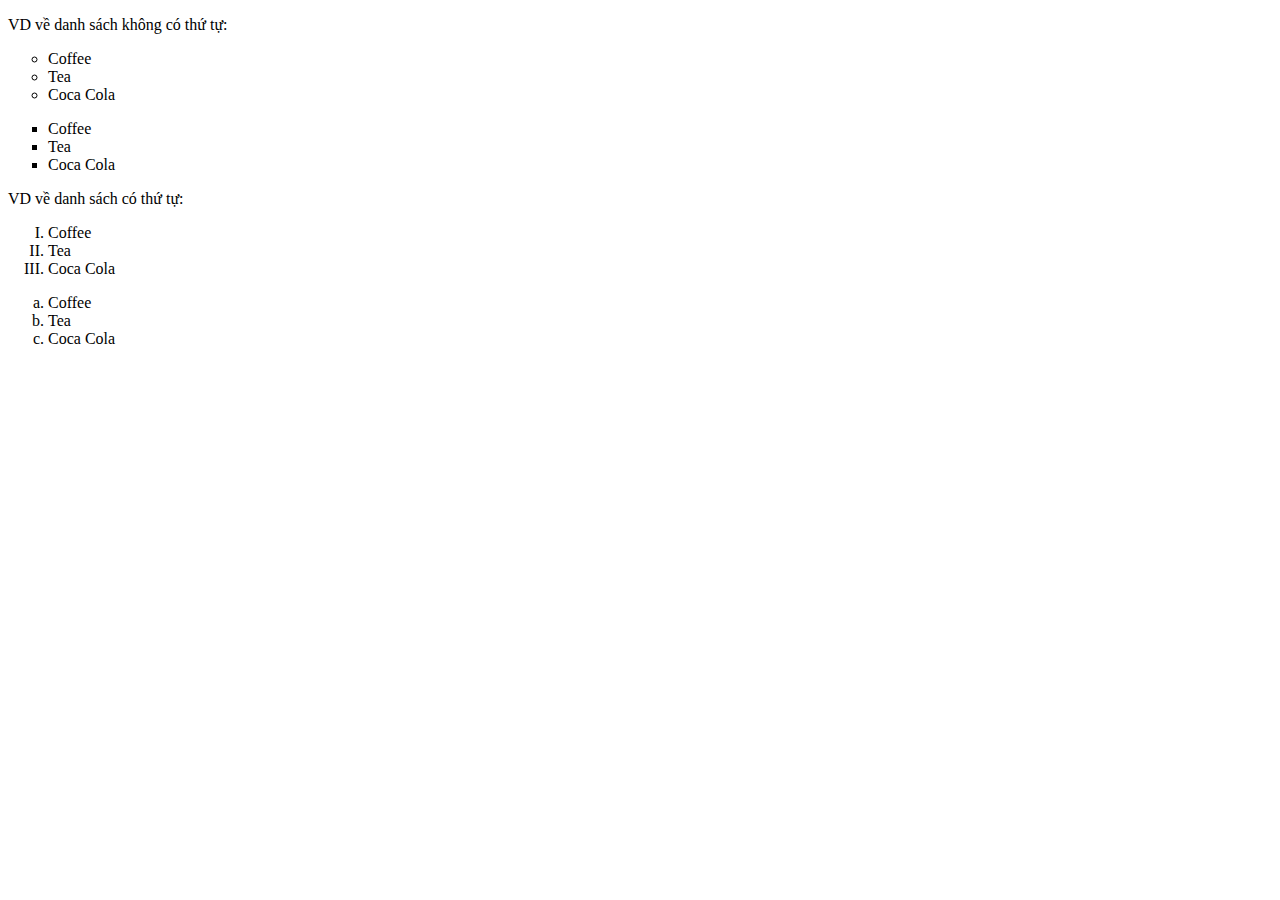
<file: Bài 22/index.html>
<!DOCTYPE html>
<html lang="en">

<head>
    <meta charset="UTF-8">
    <meta http-equiv="X-UA-Compatible" content="IE=edge">
    <meta name="viewport" content="width=device-width, initial-scale=1.0">
    <title>Document</title>
    <link rel="stylesheet" href="style.css">
</head>

<body>
    <p>VD về danh sách không có thứ tự:</p>
    <ul class="a">
      <li>Coffee</li>
      <li>Tea</li>
      <li>Coca Cola</li>
    </ul>
    
    <ul class="b">
      <li>Coffee</li>
      <li>Tea</li>
      <li>Coca Cola</li>
    </ul>
    
    <p>VD về danh sách có thứ tự:</p>
    <ol class="c">
      <li>Coffee</li>
      <li>Tea</li>
      <li>Coca Cola</li>
    </ol>
    
    <ol class="d">
      <li>Coffee</li>
      <li>Tea</li>
      <li>Coca Cola</li>
    </ol>

</body>

</html>
</file>
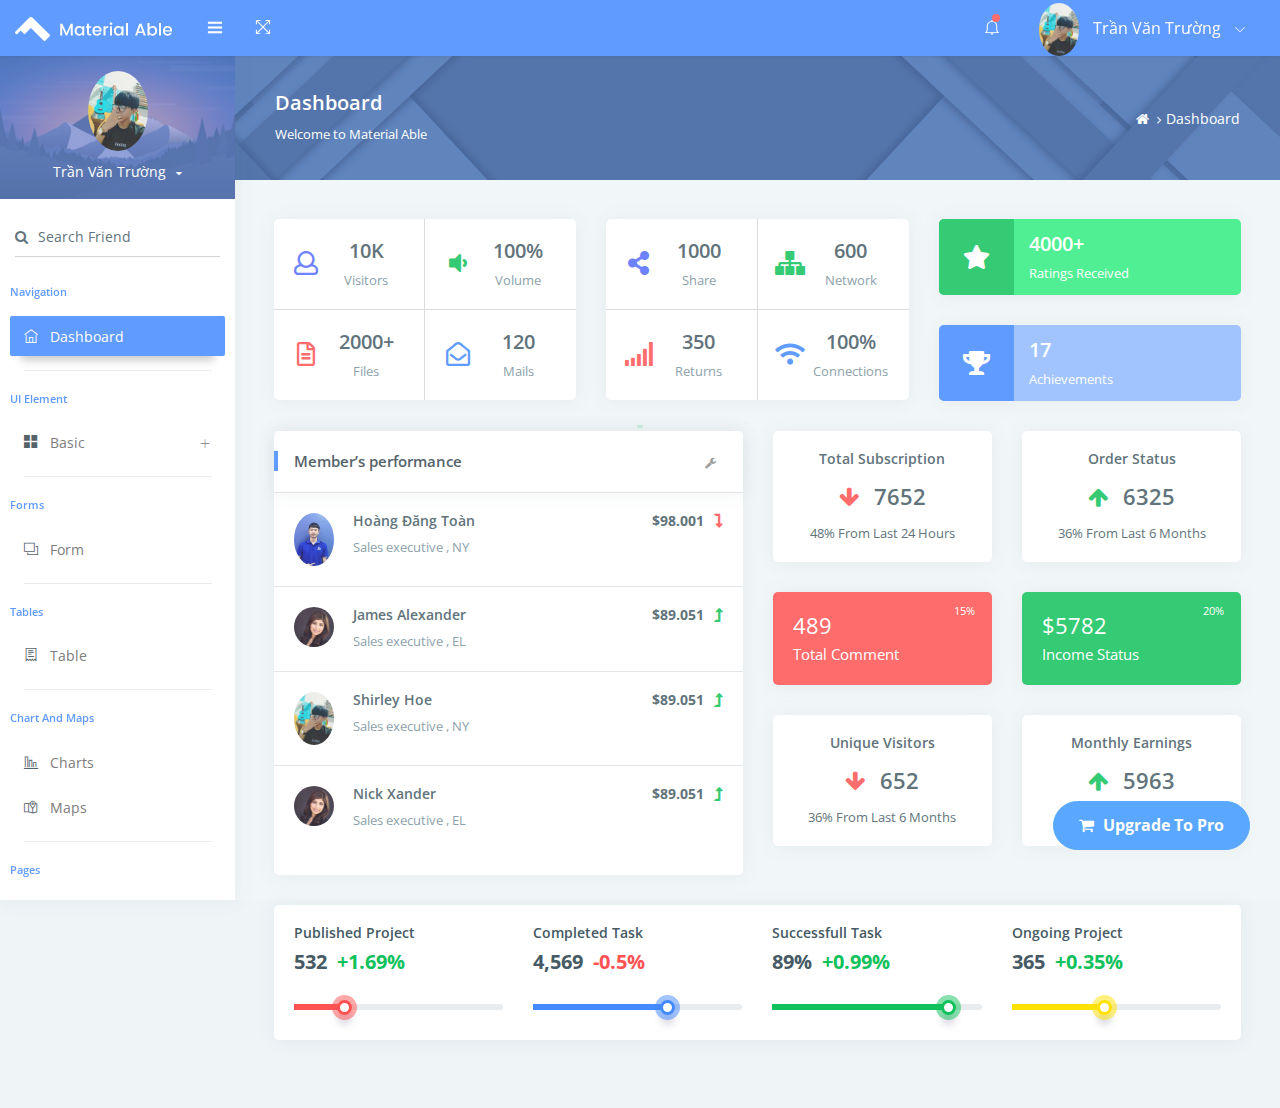
<file: ADMIN/material_able-main/index.html>
<!DOCTYPE html>
<html lang="en">

<head>
    <title>Material Able bootstrap admin template by Codedthemes</title>
    <!-- HTML5 Shim and Respond.js IE10 support of HTML5 elements and media queries -->
    <!-- WARNING: Respond.js doesn't work if you view the page via file:// -->
    <!--[if lt IE 10]>
      <script src="https://oss.maxcdn.com/libs/html5shiv/3.7.0/html5shiv.js"></script>
      <script src="https://oss.maxcdn.com/libs/respond.js/1.4.2/respond.min.js"></script>
      <![endif]-->
    <!-- Meta -->
    <meta charset="utf-8">
    <meta name="viewport" content="width=device-width, initial-scale=1.0, user-scalable=0, minimal-ui">
    <meta http-equiv="X-UA-Compatible" content="IE=edge" />

    <meta name="keywords"
        content="bootstrap, bootstrap admin template, admin theme, admin dashboard, dashboard template, admin template, responsive" />
    <meta name="author" content="Codedthemes" />
    <!-- Favicon icon -->
    <link rel="icon" href="assets/images/favicon.ico" type="image/x-icon">
    <!-- Google font-->
    <link href="https://fonts.googleapis.com/css?family=Open+Sans:400,600,700" rel="stylesheet">
    <!-- waves.css -->
    <link rel="stylesheet" href="assets/pages/waves/css/waves.min.css" type="text/css" media="all">
    <!-- Required Fremwork -->
    <link rel="stylesheet" type="text/css" href="assets/css/bootstrap/css/bootstrap.min.css">
    <!-- waves.css -->
    <link rel="stylesheet" href="assets/pages/waves/css/waves.min.css" type="text/css" media="all">
    <!-- themify icon -->
    <link rel="stylesheet" type="text/css" href="assets/icon/themify-icons/themify-icons.css">
    <!-- font-awesome-n -->
    <link rel="stylesheet" type="text/css" href="assets/css/font-awesome-n.min.css">
    <link rel="stylesheet" type="text/css" href="assets/css/font-awesome.min.css">
    <!-- scrollbar.css -->
    <link rel="stylesheet" type="text/css" href="assets/css/jquery.mCustomScrollbar.css">
    <!-- Style.css -->
    <link rel="stylesheet" type="text/css" href="assets/css/style.css">
</head>

<body>
    <!-- Pre-loader start -->
    <div class="theme-loader">
        <div class="loader-track">
            <div class="preloader-wrapper">
                <div class="spinner-layer spinner-blue">
                    <div class="circle-clipper left">
                        <div class="circle"></div>
                    </div>
                    <div class="gap-patch">
                        <div class="circle"></div>
                    </div>
                    <div class="circle-clipper right">
                        <div class="circle"></div>
                    </div>
                </div>
                <div class="spinner-layer spinner-red">
                    <div class="circle-clipper left">
                        <div class="circle"></div>
                    </div>
                    <div class="gap-patch">
                        <div class="circle"></div>
                    </div>
                    <div class="circle-clipper right">
                        <div class="circle"></div>
                    </div>
                </div>

                <div class="spinner-layer spinner-yellow">
                    <div class="circle-clipper left">
                        <div class="circle"></div>
                    </div>
                    <div class="gap-patch">
                        <div class="circle"></div>
                    </div>
                    <div class="circle-clipper right">
                        <div class="circle"></div>
                    </div>
                </div>

                <div class="spinner-layer spinner-green">
                    <div class="circle-clipper left">
                        <div class="circle"></div>
                    </div>
                    <div class="gap-patch">
                        <div class="circle"></div>
                    </div>
                    <div class="circle-clipper right">
                        <div class="circle"></div>
                    </div>
                </div>
            </div>
        </div>
    </div>
    <!-- Pre-loader end -->
    <div id="pcoded" class="pcoded">
        <div class="pcoded-overlay-box"></div>
        <div class="pcoded-container navbar-wrapper">
            <nav class="navbar header-navbar pcoded-header">
                <div class="navbar-wrapper">
                    <div class="navbar-logo">
                        <a class="mobile-menu waves-effect waves-light" id="mobile-collapse" href="#!">
                            <i class="ti-menu"></i>
                        </a>
                        <div class="mobile-search waves-effect waves-light">
                            <div class="header-search">
                                <div class="main-search morphsearch-search">
                                    <div class="input-group">
                                        <span class="input-group-prepend search-close"><i
                                                class="ti-close input-group-text"></i></span>
                                        <input type="text" class="form-control" placeholder="Enter Keyword">
                                        <span class="input-group-append search-btn"><i
                                                class="ti-search input-group-text"></i></span>
                                    </div>
                                </div>
                            </div>
                        </div>
                        <a href="index.html">
                            <img class="img-fluid" src="assets/images/logo.png" alt="Theme-Logo" />
                        </a>
                        <a class="mobile-options waves-effect waves-light">
                            <i class="ti-more"></i>
                        </a>
                    </div>
                    <div class="navbar-container container-fluid">
                        <ul class="nav-left">
                            <li>
                                <div class="sidebar_toggle"><a href="javascript:void(0)"><i class="ti-menu"></i></a>
                                </div>
                            </li>
                            <li>
                                <a href="#!" onclick="javascript:toggleFullScreen()" class="waves-effect waves-light">
                                    <i class="ti-fullscreen"></i>
                                </a>
                            </li>
                        </ul>
                        <ul class="nav-right">
                            <li class="header-notification">
                                <a href="#!" class="waves-effect waves-light">
                                    <i class="ti-bell"></i>
                                    <span class="badge bg-c-red"></span>
                                </a>
                                <ul class="show-notification">
                                    <li>
                                        <h6>Notifications</h6>
                                        <label class="label label-danger">New</label>
                                    </li>
                                    <li class="waves-effect waves-light">
                                        <div class="media">
                                            <img class="d-flex align-self-center img-radius"
                                                src="assets/images/avatar-2.jpg" alt="Generic placeholder image">
                                            <div class="media-body">
                                                <h5 class="notification-user">Tràn Văn Trường</h5>
                                                <p class="notification-msg">Lorem ipsum dolor sit amet, consectetuer
                                                    elit.</p>
                                                <span class="notification-time">30 minutes ago</span>
                                            </div>
                                        </div>
                                    </li>
                                    <li class="waves-effect waves-light">
                                        <div class="media">
                                            <img class="d-flex align-self-center img-radius"
                                                src="assets/images/avatar-4.jpg" alt="Generic placeholder image">
                                            <div class="media-body">
                                                <h5 class="notification-user">Hoàng Đăng Toàn</h5>
                                                <p class="notification-msg">Lorem ipsum dolor sit amet, consectetuer
                                                    elit.</p>
                                                <span class="notification-time">30 minutes ago</span>
                                            </div>
                                        </div>
                                    </li>
                                    <li class="waves-effect waves-light">
                                        <div class="media">
                                            <img class="d-flex align-self-center img-radius"
                                                src="assets/images/avatar-3.jpg" alt="Generic placeholder image">
                                            <div class="media-body">
                                                <h5 class="notification-user">Sara Soudein</h5>
                                                <p class="notification-msg">Lorem ipsum dolor sit amet, consectetuer
                                                    elit.</p>
                                                <span class="notification-time">30 minutes ago</span>
                                            </div>
                                        </div>
                                    </li>
                                </ul>
                            </li>
                            <li class="user-profile header-notification">
                                <a href="#!" class="waves-effect waves-light">
                                    <img src="assets/images/avatar-4.jpg" class="img-radius" alt="User-Profile-Image">
                                    <span>Trần Văn Trường</span>
                                    <i class="ti-angle-down"></i>
                                </a>
                                <ul class="show-notification profile-notification">
                                    <li class="waves-effect waves-light">
                                        <a href="#!">
                                            <i class="ti-settings"></i> Settings
                                        </a>
                                    </li>
                                    <li class="waves-effect waves-light">
                                        <a href="user-profile.html">
                                            <i class="ti-user"></i> Profile
                                        </a>
                                    </li>
                                    <li class="waves-effect waves-light">
                                        <a href="email-inbox.html">
                                            <i class="ti-email"></i> My Messages
                                        </a>
                                    </li>
                                    <li class="waves-effect waves-light">
                                        <a href="auth-lock-screen.html">
                                            <i class="ti-lock"></i> Lock Screen
                                        </a>
                                    </li>
                                    <li class="waves-effect waves-light">
                                        <a href="auth-normal-sign-in.html">
                                            <i class="ti-layout-sidebar-left"></i> Logout
                                        </a>
                                    </li>
                                </ul>
                            </li>
                        </ul>
                    </div>
                </div>
            </nav>

            <div class="pcoded-main-container">
                <div class="pcoded-wrapper">
                    <nav class="pcoded-navbar">
                        <div class="sidebar_toggle"><a href="#"><i class="icon-close icons"></i></a></div>
                        <div class="pcoded-inner-navbar main-menu">
                            <div class="">
                                <div class="main-menu-header">
                                    <img class="img-80 img-radius" src="assets/images/avatar-4.jpg"
                                        alt="User-Profile-Image">
                                    <div class="user-details">
                                        <span id="more-details">Trần Văn Trường<i class="fa fa-caret-down"></i></span>
                                    </div>
                                </div>
                                <div class="main-menu-content">
                                    <ul>
                                        <li class="more-details">
                                            <a href="user-profile.html"><i class="ti-user"></i>View Profile</a>
                                            <a href="#!"><i class="ti-settings"></i>Settings</a>
                                            <a href="auth-normal-sign-in.html"><i
                                                    class="ti-layout-sidebar-left"></i>Logout</a>
                                        </li>
                                    </ul>
                                </div>
                            </div>
                            <div class="p-15 p-b-0">
                                <form class="form-material">
                                    <div class="form-group form-primary">
                                        <input type="text" name="footer-email" class="form-control">
                                        <span class="form-bar"></span>
                                        <label class="float-label"><i class="fa fa-search m-r-10"></i>Search
                                            Friend</label>
                                    </div>
                                </form>
                            </div>
                            <div class="pcoded-navigation-label">Navigation</div>
                            <ul class="pcoded-item pcoded-left-item">
                                <li class="active">
                                    <a href="index.html" class="waves-effect waves-dark">
                                        <span class="pcoded-micon"><i class="ti-home"></i><b>D</b></span>
                                        <span class="pcoded-mtext">Dashboard</span>
                                        <span class="pcoded-mcaret"></span>
                                    </a>
                                </li>
                            </ul>
                            <div class="pcoded-navigation-label">UI Element</div>
                            <ul class="pcoded-item pcoded-left-item">
                                <li class="pcoded-hasmenu">
                                    <a href="javascript:void(0)" class="waves-effect waves-dark">
                                        <span class="pcoded-micon"><i class="ti-layout-grid2-alt"></i><b>BC</b></span>
                                        <span class="pcoded-mtext">Basic</span>
                                        <span class="pcoded-mcaret"></span>
                                    </a>
                                    <ul class="pcoded-submenu">
                                        <li class=" ">
                                            <a href="breadcrumb.html" class="waves-effect waves-dark">
                                                <span class="pcoded-micon"><i class="ti-angle-right"></i></span>
                                                <span class="pcoded-mtext">Breadcrumbs</span>
                                                <span class="pcoded-mcaret"></span>
                                            </a>
                                        </li>
                                        <li class=" ">
                                            <a href="button.html" class="waves-effect waves-dark">
                                                <span class="pcoded-micon"><i class="ti-angle-right"></i></span>
                                                <span class="pcoded-mtext">Button</span>
                                                <span class="pcoded-mcaret"></span>
                                            </a>
                                        </li>
                                        <li class="">
                                            <a href="accordion.html" class="waves-effect waves-dark">
                                                <span class="pcoded-micon"><i class="ti-angle-right"></i></span>
                                                <span class="pcoded-mtext">Accordion</span>
                                                <span class="pcoded-mcaret"></span>
                                            </a>
                                        </li>
                                        <li class=" ">
                                            <a href="tabs.html" class="waves-effect waves-dark">
                                                <span class="pcoded-micon"><i class="ti-angle-right"></i></span>
                                                <span class="pcoded-mtext">Tabs</span>
                                                <span class="pcoded-mcaret"></span>
                                            </a>
                                        </li>
                                        <li class=" ">
                                            <a href="color.html" class="waves-effect waves-dark">
                                                <span class="pcoded-micon"><i class="ti-angle-right"></i></span>
                                                <span class="pcoded-mtext">Color</span>
                                                <span class="pcoded-mcaret"></span>
                                            </a>
                                        </li>
                                        <li class=" ">
                                            <a href="label-badge.html" class="waves-effect waves-dark">
                                                <span class="pcoded-micon"><i class="ti-angle-right"></i></span>
                                                <span class="pcoded-mtext">Label Badge</span>
                                                <span class="pcoded-mcaret"></span>
                                            </a>
                                        </li>
                                        <li class=" ">
                                            <a href="tooltip.html" class="waves-effect waves-dark">
                                                <span class="pcoded-micon"><i class="ti-angle-right"></i></span>
                                                <span class="pcoded-mtext">Tooltip And Popover</span>
                                                <span class="pcoded-mcaret"></span>
                                            </a>
                                        </li>
                                        <li class=" ">
                                            <a href="typography.html" class="waves-effect waves-dark">
                                                <span class="pcoded-micon"><i class="ti-angle-right"></i></span>
                                                <span class="pcoded-mtext">Typography</span>
                                                <span class="pcoded-mcaret"></span>
                                            </a>
                                        </li>
                                        <li class=" ">
                                            <a href="notification.html" class="waves-effect waves-dark">
                                                <span class="pcoded-micon"><i class="ti-angle-right"></i></span>
                                                <span class="pcoded-mtext">Notifications</span>
                                                <span class="pcoded-mcaret"></span>
                                            </a>
                                        </li>
                                    </ul>
                                </li>
                            </ul>
                            <div class="pcoded-navigation-label">Forms</div>
                            <ul class="pcoded-item pcoded-left-item">
                                <li class="">
                                    <a href="form-elements-component.html" class="waves-effect waves-dark">
                                        <span class="pcoded-micon"><i class="ti-layers"></i><b>FC</b></span>
                                        <span class="pcoded-mtext">Form</span>
                                        <span class="pcoded-mcaret"></span>
                                    </a>
                                </li>
                            </ul>
                            <div class="pcoded-navigation-label">Tables</div>
                            <ul class="pcoded-item pcoded-left-item">
                                <li class="">
                                    <a href="bs-basic-table.html" class="waves-effect waves-dark">
                                        <span class="pcoded-micon"><i class="ti-receipt"></i><b>B</b></span>
                                        <span class="pcoded-mtext">Table</span>
                                        <span class="pcoded-mcaret"></span>
                                    </a>
                                </li>
                            </ul>
                            <div class="pcoded-navigation-label">Chart And Maps</div>
                            <ul class="pcoded-item pcoded-left-item">
                                <li class="">
                                    <a href="chart-morris.html" class="waves-effect waves-dark">
                                        <span class="pcoded-micon"><i class="ti-bar-chart-alt"></i><b>C</b></span>
                                        <span class="pcoded-mtext">Charts</span>
                                        <span class="pcoded-mcaret"></span>
                                    </a>
                                </li>
                                <li class="">
                                    <a href="map-google.html" class="waves-effect waves-dark">
                                        <span class="pcoded-micon"><i class="ti-map-alt"></i><b>M</b></span>
                                        <span class="pcoded-mtext">Maps</span>
                                        <span class="pcoded-mcaret"></span>
                                    </a>
                                </li>
                            </ul>
                            <div class="pcoded-navigation-label">Pages</div>
                            <ul class="pcoded-item pcoded-left-item">
                                <li class="pcoded-hasmenu ">
                                    <a href="javascript:void(0)" class="waves-effect waves-dark">
                                        <span class="pcoded-micon"><i class="ti-id-badge"></i><b>A</b></span>
                                        <span class="pcoded-mtext">Pages</span>
                                        <span class="pcoded-mcaret"></span>
                                    </a>
                                    <ul class="pcoded-submenu">
                                        <li class="">
                                            <a href="auth-normal-sign-in.html" class="waves-effect waves-dark">
                                                <span class="pcoded-micon"><i class="ti-angle-right"></i></span>
                                                <span class="pcoded-mtext">Login</span>
                                                <span class="pcoded-mcaret"></span>
                                            </a>
                                        </li>
                                        <li class="">
                                            <a href="auth-sign-up.html" class="waves-effect waves-dark">
                                                <span class="pcoded-micon"><i class="ti-angle-right"></i></span>
                                                <span class="pcoded-mtext">Registration</span>
                                                <span class="pcoded-mcaret"></span>
                                            </a>
                                        </li>
                                        <li class="">
                                            <a href="sample-page.html" class="waves-effect waves-dark">
                                                <span class="pcoded-micon"><i
                                                        class="ti-layout-sidebar-left"></i><b>S</b></span>
                                                <span class="pcoded-mtext">Sample Page</span>
                                                <span class="pcoded-mcaret"></span>
                                            </a>
                                        </li>
                                    </ul>
                                </li>
                            </ul>
                        </div>
                    </nav>
                    <div class="pcoded-content">
                        <!-- Page-header start -->
                        <div class="page-header">
                            <div class="page-block">
                                <div class="row align-items-center">
                                    <div class="col-md-8">
                                        <div class="page-header-title">
                                            <h5 class="m-b-10">Dashboard</h5>
                                            <p class="m-b-0">Welcome to Material Able</p>
                                        </div>
                                    </div>
                                    <div class="col-md-4">
                                        <ul class="breadcrumb">
                                            <li class="breadcrumb-item">
                                                <a href="index.html"> <i class="fa fa-home"></i> </a>
                                            </li>
                                            <li class="breadcrumb-item"><a href="#!">Dashboard</a>
                                            </li>
                                        </ul>
                                    </div>
                                </div>
                            </div>
                        </div>
                        <!-- Page-header end -->
                        <div class="pcoded-inner-content">
                            <!-- Main-body start -->
                            <div class="main-body">
                                <div class="page-wrapper">
                                    <!-- Page-body start -->
                                    <div class="page-body">
                                        <div class="row">
                                            <!-- Material statustic card start -->
                                            <div class="col-xl-4 col-md-12">
                                                <div class="card mat-stat-card">
                                                    <div class="card-block">
                                                        <div class="row align-items-center b-b-default">
                                                            <div class="col-sm-6 b-r-default p-b-20 p-t-20">
                                                                <div class="row align-items-center text-center">
                                                                    <div class="col-4 p-r-0">
                                                                        <i class="far fa-user text-c-purple f-24"></i>
                                                                    </div>
                                                                    <div class="col-8 p-l-0">
                                                                        <h5>10K</h5>
                                                                        <p class="text-muted m-b-0">Visitors</p>
                                                                    </div>
                                                                </div>
                                                            </div>
                                                            <div class="col-sm-6 p-b-20 p-t-20">
                                                                <div class="row align-items-center text-center">
                                                                    <div class="col-4 p-r-0">
                                                                        <i
                                                                            class="fas fa-volume-down text-c-green f-24"></i>
                                                                    </div>
                                                                    <div class="col-8 p-l-0">
                                                                        <h5>100%</h5>
                                                                        <p class="text-muted m-b-0">Volume</p>
                                                                    </div>
                                                                </div>
                                                            </div>
                                                        </div>
                                                        <div class="row align-items-center">
                                                            <div class="col-sm-6 p-b-20 p-t-20 b-r-default">
                                                                <div class="row align-items-center text-center">
                                                                    <div class="col-4 p-r-0">
                                                                        <i class="far fa-file-alt text-c-red f-24"></i>
                                                                    </div>
                                                                    <div class="col-8 p-l-0">
                                                                        <h5>2000+</h5>
                                                                        <p class="text-muted m-b-0">Files</p>
                                                                    </div>
                                                                </div>
                                                            </div>
                                                            <div class="col-sm-6 p-b-20 p-t-20">
                                                                <div class="row align-items-center text-center">
                                                                    <div class="col-4 p-r-0">
                                                                        <i
                                                                            class="far fa-envelope-open text-c-blue f-24"></i>
                                                                    </div>
                                                                    <div class="col-8 p-l-0">
                                                                        <h5>120</h5>
                                                                        <p class="text-muted m-b-0">Mails</p>
                                                                    </div>
                                                                </div>
                                                            </div>
                                                        </div>
                                                    </div>
                                                </div>
                                            </div>
                                            <div class="col-xl-4 col-md-12">
                                                <div class="card mat-stat-card">
                                                    <div class="card-block">
                                                        <div class="row align-items-center b-b-default">
                                                            <div class="col-sm-6 b-r-default p-b-20 p-t-20">
                                                                <div class="row align-items-center text-center">
                                                                    <div class="col-4 p-r-0">
                                                                        <i
                                                                            class="fas fa-share-alt text-c-purple f-24"></i>
                                                                    </div>
                                                                    <div class="col-8 p-l-0">
                                                                        <h5>1000</h5>
                                                                        <p class="text-muted m-b-0">Share</p>
                                                                    </div>
                                                                </div>
                                                            </div>
                                                            <div class="col-sm-6 p-b-20 p-t-20">
                                                                <div class="row align-items-center text-center">
                                                                    <div class="col-4 p-r-0">
                                                                        <i class="fas fa-sitemap text-c-green f-24"></i>
                                                                    </div>
                                                                    <div class="col-8 p-l-0">
                                                                        <h5>600</h5>
                                                                        <p class="text-muted m-b-0">Network</p>
                                                                    </div>
                                                                </div>
                                                            </div>
                                                        </div>
                                                        <div class="row align-items-center">
                                                            <div class="col-sm-6 p-b-20 p-t-20 b-r-default">
                                                                <div class="row align-items-center text-center">
                                                                    <div class="col-4 p-r-0">
                                                                        <i class="fas fa-signal text-c-red f-24"></i>
                                                                    </div>
                                                                    <div class="col-8 p-l-0">
                                                                        <h5>350</h5>
                                                                        <p class="text-muted m-b-0">Returns</p>
                                                                    </div>
                                                                </div>
                                                            </div>
                                                            <div class="col-sm-6 p-b-20 p-t-20">
                                                                <div class="row align-items-center text-center">
                                                                    <div class="col-4 p-r-0">
                                                                        <i class="fas fa-wifi text-c-blue f-24"></i>
                                                                    </div>
                                                                    <div class="col-8 p-l-0">
                                                                        <h5>100%</h5>
                                                                        <p class="text-muted m-b-0">Connections</p>
                                                                    </div>
                                                                </div>
                                                            </div>
                                                        </div>
                                                    </div>
                                                </div>
                                            </div>
                                            <div class="col-xl-4 col-md-12">
                                                <div class="card mat-clr-stat-card text-white green ">
                                                    <div class="card-block">
                                                        <div class="row">
                                                            <div class="col-3 text-center bg-c-green">
                                                                <i class="fas fa-star mat-icon f-24"></i>
                                                            </div>
                                                            <div class="col-9 cst-cont">
                                                                <h5>4000+</h5>
                                                                <p class="m-b-0">Ratings Received</p>
                                                            </div>
                                                        </div>
                                                    </div>
                                                </div>
                                                <div class="card mat-clr-stat-card text-white blue">
                                                    <div class="card-block">
                                                        <div class="row">
                                                            <div class="col-3 text-center bg-c-blue">
                                                                <i class="fas fa-trophy mat-icon f-24"></i>
                                                            </div>
                                                            <div class="col-9 cst-cont">
                                                                <h5>17</h5>
                                                                <p class="m-b-0">Achievements</p>
                                                            </div>
                                                        </div>
                                                    </div>
                                                </div>
                                            </div>
                                            <!-- Material statustic card end -->
                                            <!-- order-visitor start -->


                                            <!-- order-visitor end -->

                                            <!--  sale analytics start -->
                                            <div class="col-xl-6 col-md-12">
                                                <div class="card table-card">
                                                    <div class="card-header">
                                                        <h5>Member’s performance</h5>
                                                        <div class="card-header-right">
                                                            <ul class="list-unstyled card-option">
                                                                <li><i class="fa fa fa-wrench open-card-option"></i>
                                                                </li>
                                                                <li><i class="fa fa-window-maximize full-card"></i></li>
                                                                <li><i class="fa fa-minus minimize-card"></i></li>
                                                                <li><i class="fa fa-refresh reload-card"></i></li>
                                                                <li><i class="fa fa-trash close-card"></i></li>
                                                            </ul>
                                                        </div>
                                                    </div>
                                                    <div class="card-block">
                                                        <div class="table-responsive">
                                                            <table class="table table-hover m-b-0 without-header">
                                                                <tbody>
                                                                    <tr>
                                                                        <td>
                                                                            <div class="d-inline-block align-middle">
                                                                                <img src="assets/images/avatar-6.jpg"
                                                                                    alt="user image"
                                                                                    class="img-radius img-40 align-top m-r-15">
                                                                                <div class="d-inline-block">
                                                                                    <h6>Hoàng Đăng Toàn</h6>
                                                                                    <p class="text-muted m-b-0">Sales
                                                                                        executive , NY</p>
                                                                                </div>
                                                                            </div>
                                                                        </td>
                                                                        <td class="text-right">
                                                                            <h6 class="f-w-700">$98.001<i
                                                                                    class="fas fa-level-down-alt text-c-red m-l-10"></i>
                                                                            </h6>
                                                                        </td>
                                                                    </tr>
                                                                    <tr>
                                                                        <td>
                                                                            <div class="d-inline-block align-middle">
                                                                                <img src="assets/images/avatar-2.jpg"
                                                                                    alt="user image"
                                                                                    class="img-radius img-40 align-top m-r-15">
                                                                                <div class="d-inline-block">
                                                                                    <h6>James Alexander</h6>
                                                                                    <p class="text-muted m-b-0">Sales
                                                                                        executive , EL</p>
                                                                                </div>
                                                                            </div>
                                                                        </td>
                                                                        <td class="text-right">
                                                                            <h6 class="f-w-700">$89.051<i
                                                                                    class="fas fa-level-up-alt text-c-green m-l-10"></i>
                                                                            </h6>
                                                                        </td>
                                                                    </tr>
                                                                    <tr>
                                                                        <td>
                                                                            <div class="d-inline-block align-middle">
                                                                                <img src="assets/images/avatar-4.jpg"
                                                                                    alt="user image"
                                                                                    class="img-radius img-40 align-top m-r-15">
                                                                                <div class="d-inline-block">
                                                                                    <h6>Shirley Hoe</h6>
                                                                                    <p class="text-muted m-b-0">Sales
                                                                                        executive , NY</p>
                                                                                </div>
                                                                            </div>
                                                                        </td>
                                                                        <td class="text-right">
                                                                            <h6 class="f-w-700">$89.051<i
                                                                                    class="fas fa-level-up-alt text-c-green m-l-10"></i>
                                                                            </h6>
                                                                        </td>
                                                                    </tr>
                                                                    <tr>
                                                                        <td>
                                                                            <div class="d-inline-block align-middle">
                                                                                <img src="assets/images/avatar-2.jpg"
                                                                                    alt="user image"
                                                                                    class="img-radius img-40 align-top m-r-15">
                                                                                <div class="d-inline-block">
                                                                                    <h6>Nick Xander</h6>
                                                                                    <p class="text-muted m-b-0">Sales
                                                                                        executive , EL</p>
                                                                                </div>
                                                                            </div>
                                                                        </td>
                                                                        <td class="text-right">
                                                                            <h6 class="f-w-700">$89.051<i
                                                                                    class="fas fa-level-up-alt text-c-green m-l-10"></i>
                                                                            </h6>
                                                                        </td>
                                                                    </tr>
                                                                </tbody>
                                                            </table>

                                                        </div>
                                                    </div>
                                                </div>
                                            </div>
                                            <div class="col-xl-6 col-md-12">
                                                <div class="row">
                                                    <!-- sale card start -->

                                                    <div class="col-md-6">
                                                        <div class="card text-center order-visitor-card">
                                                            <div class="card-block">
                                                                <h6 class="m-b-0">Total Subscription</h6>
                                                                <h4 class="m-t-15 m-b-15"><i
                                                                        class="fa fa-arrow-down m-r-15 text-c-red"></i>7652
                                                                </h4>
                                                                <p class="m-b-0">48% From Last 24 Hours</p>
                                                            </div>
                                                        </div>
                                                    </div>
                                                    <div class="col-md-6">
                                                        <div class="card text-center order-visitor-card">
                                                            <div class="card-block">
                                                                <h6 class="m-b-0">Order Status</h6>
                                                                <h4 class="m-t-15 m-b-15"><i
                                                                        class="fa fa-arrow-up m-r-15 text-c-green"></i>6325
                                                                </h4>
                                                                <p class="m-b-0">36% From Last 6 Months</p>
                                                            </div>
                                                        </div>
                                                    </div>
                                                    <div class="col-md-6">
                                                        <div class="card bg-c-red total-card">
                                                            <div class="card-block">
                                                                <div class="text-left">
                                                                    <h4>489</h4>
                                                                    <p class="m-0">Total Comment</p>
                                                                </div>
                                                                <span class="label bg-c-red value-badges">15%</span>
                                                            </div>
                                                        </div>
                                                    </div>
                                                    <div class="col-md-6">
                                                        <div class="card bg-c-green total-card">
                                                            <div class="card-block">
                                                                <div class="text-left">
                                                                    <h4>$5782</h4>
                                                                    <p class="m-0">Income Status</p>
                                                                </div>
                                                                <span class="label bg-c-green value-badges">20%</span>
                                                            </div>
                                                        </div>
                                                    </div>
                                                    <div class="col-md-6">
                                                        <div class="card text-center order-visitor-card">
                                                            <div class="card-block">
                                                                <h6 class="m-b-0">Unique Visitors</h6>
                                                                <h4 class="m-t-15 m-b-15"><i
                                                                        class="fa fa-arrow-down m-r-15 text-c-red"></i>652
                                                                </h4>
                                                                <p class="m-b-0">36% From Last 6 Months</p>
                                                            </div>
                                                        </div>
                                                    </div>
                                                    <div class="col-md-6">
                                                        <div class="card text-center order-visitor-card">
                                                            <div class="card-block">
                                                                <h6 class="m-b-0">Monthly Earnings</h6>
                                                                <h4 class="m-t-15 m-b-15"><i
                                                                        class="fa fa-arrow-up m-r-15 text-c-green"></i>5963
                                                                </h4>
                                                                <p class="m-b-0">36% From Last 6 Months</p>
                                                            </div>
                                                        </div>
                                                    </div>
                                                    <!-- sale card end -->
                                                </div>
                                            </div>

                                            <!--  sale analytics end -->

                                            <!-- Project statustic start -->
                                            <div class="col-xl-12">
                                                <div class="card proj-progress-card">
                                                    <div class="card-block">
                                                        <div class="row">
                                                            <div class="col-xl-3 col-md-6">
                                                                <h6>Published Project</h6>
                                                                <h5 class="m-b-30 f-w-700">532<span
                                                                        class="text-c-green m-l-10">+1.69%</span></h5>
                                                                <div class="progress">
                                                                    <div class="progress-bar bg-c-red"
                                                                        style="width:25%"></div>
                                                                </div>
                                                            </div>
                                                            <div class="col-xl-3 col-md-6">
                                                                <h6>Completed Task</h6>
                                                                <h5 class="m-b-30 f-w-700">4,569<span
                                                                        class="text-c-red m-l-10">-0.5%</span></h5>
                                                                <div class="progress">
                                                                    <div class="progress-bar bg-c-blue"
                                                                        style="width:65%"></div>
                                                                </div>
                                                            </div>
                                                            <div class="col-xl-3 col-md-6">
                                                                <h6>Successfull Task</h6>
                                                                <h5 class="m-b-30 f-w-700">89%<span
                                                                        class="text-c-green m-l-10">+0.99%</span></h5>
                                                                <div class="progress">
                                                                    <div class="progress-bar bg-c-green"
                                                                        style="width:85%"></div>
                                                                </div>
                                                            </div>
                                                            <div class="col-xl-3 col-md-6">
                                                                <h6>Ongoing Project</h6>
                                                                <h5 class="m-b-30 f-w-700">365<span
                                                                        class="text-c-green m-l-10">+0.35%</span></h5>
                                                                <div class="progress">
                                                                    <div class="progress-bar bg-c-yellow"
                                                                        style="width:45%"></div>
                                                                </div>
                                                            </div>
                                                        </div>
                                                    </div>
                                                </div>
                                            </div>
                                            <!-- Project statustic end -->
                                        </div>
                                    </div>
                                    <!-- Page-body end -->
                                </div>
                                <div id="styleSelector"> </div>
                            </div>
                        </div>
                    </div>
                </div>
            </div>
        </div>
    </div>
    <!-- Warning Section Starts -->
    <!-- Older IE warning message -->
    <!--[if lt IE 10]>
<div class="ie-warning">
    <h1>Warning!!</h1>
    <p>You are using an outdated version of Internet Explorer, please upgrade <br/>to any of the following web browsers to access this website.</p>
    <div class="iew-container">
        <ul class="iew-download">
            <li>
                <a href="http://www.google.com/chrome/">
                    <img src="assets/images/browser/chrome.png" alt="Chrome">
                    <div>Chrome</div>
                </a>
            </li>
            <li>
                <a href="https://www.mozilla.org/en-US/firefox/new/">
                    <img src="assets/images/browser/firefox.png" alt="Firefox">
                    <div>Firefox</div>
                </a>
            </li>
            <li>
                <a href="http://www.opera.com">
                    <img src="assets/images/browser/opera.png" alt="Opera">
                    <div>Opera</div>
                </a>
            </li>
            <li>
                <a href="https://www.apple.com/safari/">
                    <img src="assets/images/browser/safari.png" alt="Safari">
                    <div>Safari</div>
                </a>
            </li>
            <li>
                <a href="http://windows.microsoft.com/en-us/internet-explorer/download-ie">
                    <img src="assets/images/browser/ie.png" alt="">
                    <div>IE (9 & above)</div>
                </a>
            </li>
        </ul>
    </div>
    <p>Sorry for the inconvenience!</p>
</div>
<![endif]-->
    <!-- Warning Section Ends -->

    <!-- Required Jquery -->
    <script type="text/javascript" src="assets/js/jquery/jquery.min.js "></script>
    <script type="text/javascript" src="assets/js/jquery-ui/jquery-ui.min.js "></script>
    <script type="text/javascript" src="assets/js/popper.js/popper.min.js"></script>
    <script type="text/javascript" src="assets/js/bootstrap/js/bootstrap.min.js "></script>
    <!-- waves js -->
    <script src="assets/pages/waves/js/waves.min.js"></script>
    <!-- jquery slimscroll js -->
    <script type="text/javascript" src="assets/js/jquery-slimscroll/jquery.slimscroll.js"></script>

    <!-- slimscroll js -->
    <script src="assets/js/jquery.mCustomScrollbar.concat.min.js "></script>

    <!-- menu js -->
    <script src="assets/js/pcoded.min.js"></script>
    <script src="assets/js/vertical/vertical-layout.min.js "></script>

    <script type="text/javascript" src="assets/js/script.js "></script>
</body>

</html>
</file>
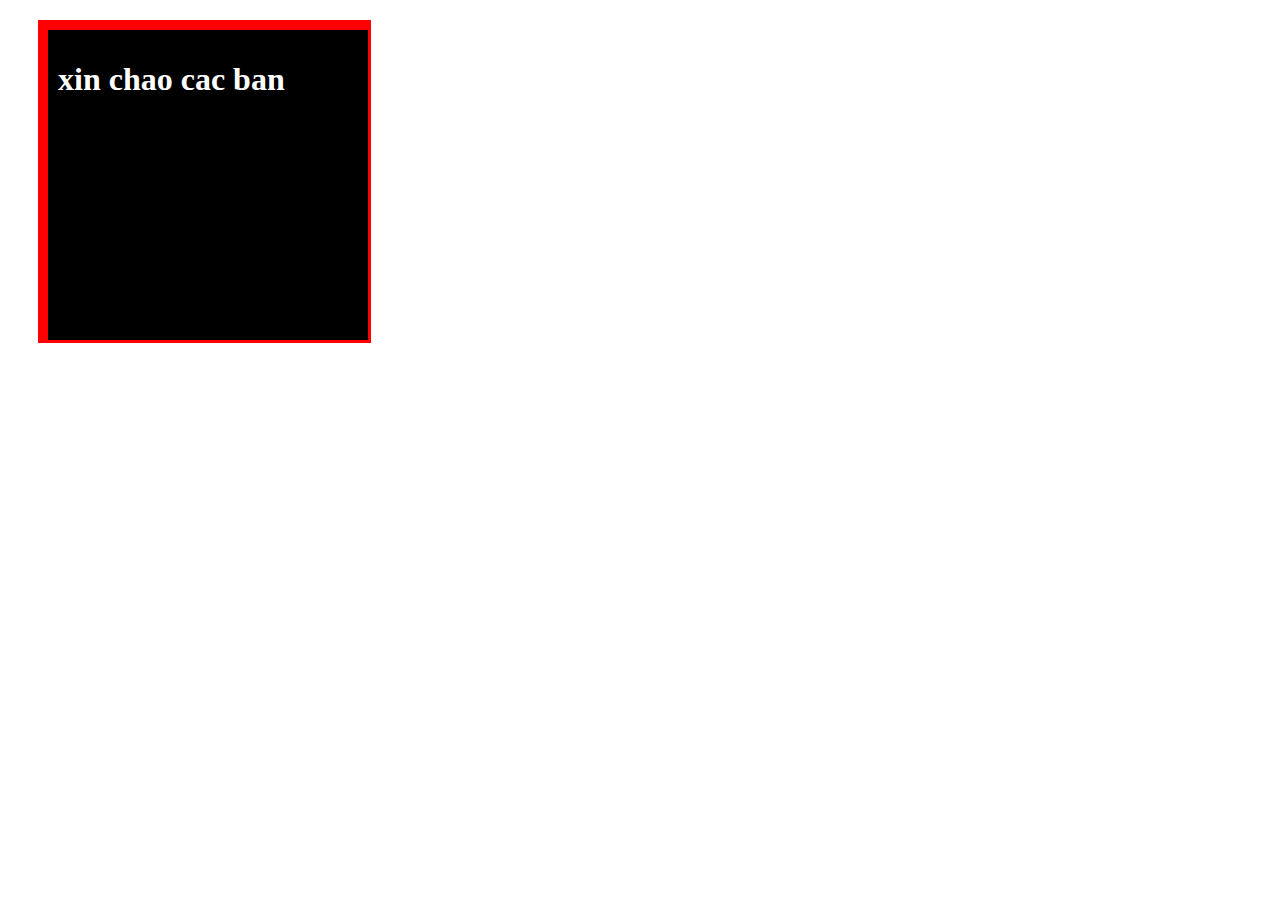
<file: Bài 23/box.html>
<!DOCTYPE html>
<html lang="en">
<head>
    <meta charset="UTF-8">
    <meta http-equiv="X-UA-Compatible" content="IE=edge">
    <meta name="viewport" content="width=device-width, initial-scale=1.0">
    <title>Document</title>
</head>
<style>
    .box {
        /*
        kích thước
        */
        width: 300px;
        height: 300px;
        /*border*/
        border-color: red;
        border-style: solid;
        border-top-width: 10px;
        border-left-width: 10px;

        /* margin*/
        margin-top: 10px;
        margin-left: 10px ;
        margin-left:10px ;
        margin-right:10px ;
        /*padding*/
        padding-top: 10px;
        padding-left: 10px;
        padding-left: 10px;
        padding-right: 10px;
        background-color: black;
        color: white;
        /*position*/
        position: relative;
        top: 10px;
        left: 20px;

    }
</style>
<body>
    <div class="box">
        <h1>xin chao cac ban</h1>
    </div>
</body>
</html>
</file>
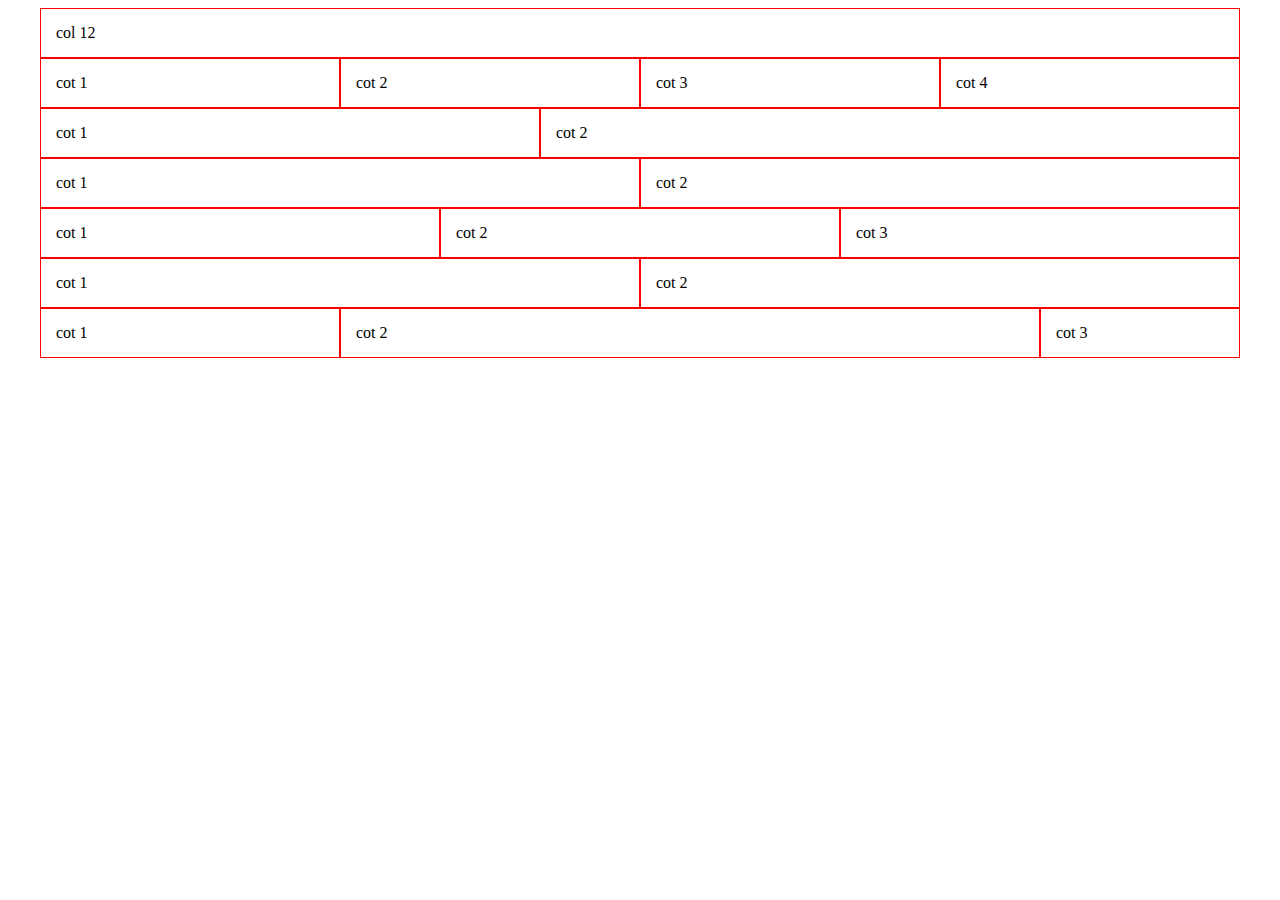
<file: Bài 23/grid.html>
<!DOCTYPE html>
<html lang="en">

<head>
    <meta charset="UTF-8">
    <meta http-equiv="X-UA-Compatible" content="IE=edge">
    <meta name="viewport" content="width=device-width, initial-scale=1.0">
    <title>Document</title>
    <link rel="stylesheet" href="grid.css">
</head>

<body>

    <div class="container">
        <div class="row">
            <div class="col-12">col 12</div>
        </div>
        <!-- hàng 2 -->
        <div class="row">
            <!-- cot 1 -->
            <div class="col-3">cot 1</div>
            <!-- cot 2 -->
            <div class="col-3">cot 2</div>
            <!-- cot 3 -->
            <div class="col-3">cot 3</div>
            <!-- cot 4 -->
            <div class="col-3">cot 4</div>
        </div>
        <!-- hàng 3 -->
        <div class="row">
            <div class="col-5">cot 1</div>
            <div class="col-7">cot 2</div>
        </div>
        <!-- hàng 4 -->
        <div class="row">
            <div class="col-6">cot 1</div>
            <div class="col-6">cot 2</div>
        </div>
        <!-- hàng 5 -->
        <div class="row">
            <div class="col-4">cot 1</div>
            <div class="col-4">cot 2</div>
            <div class="col-4">cot 3</div>
        </div>
        <!-- hàng 6 -->
        <div class="row">
            <div class="col-6">cot 1</div>
            <div class="col-6">cot 2</div>
        </div>
        <!-- hàng 7 -->
        <div class="row">
            <div class="col-3">cot 1</div>
            <div class="col-7">cot 2</div>
            <div class="col-2">cot 3</div>
        </div>
    </div>

</body>

</html>
</file>
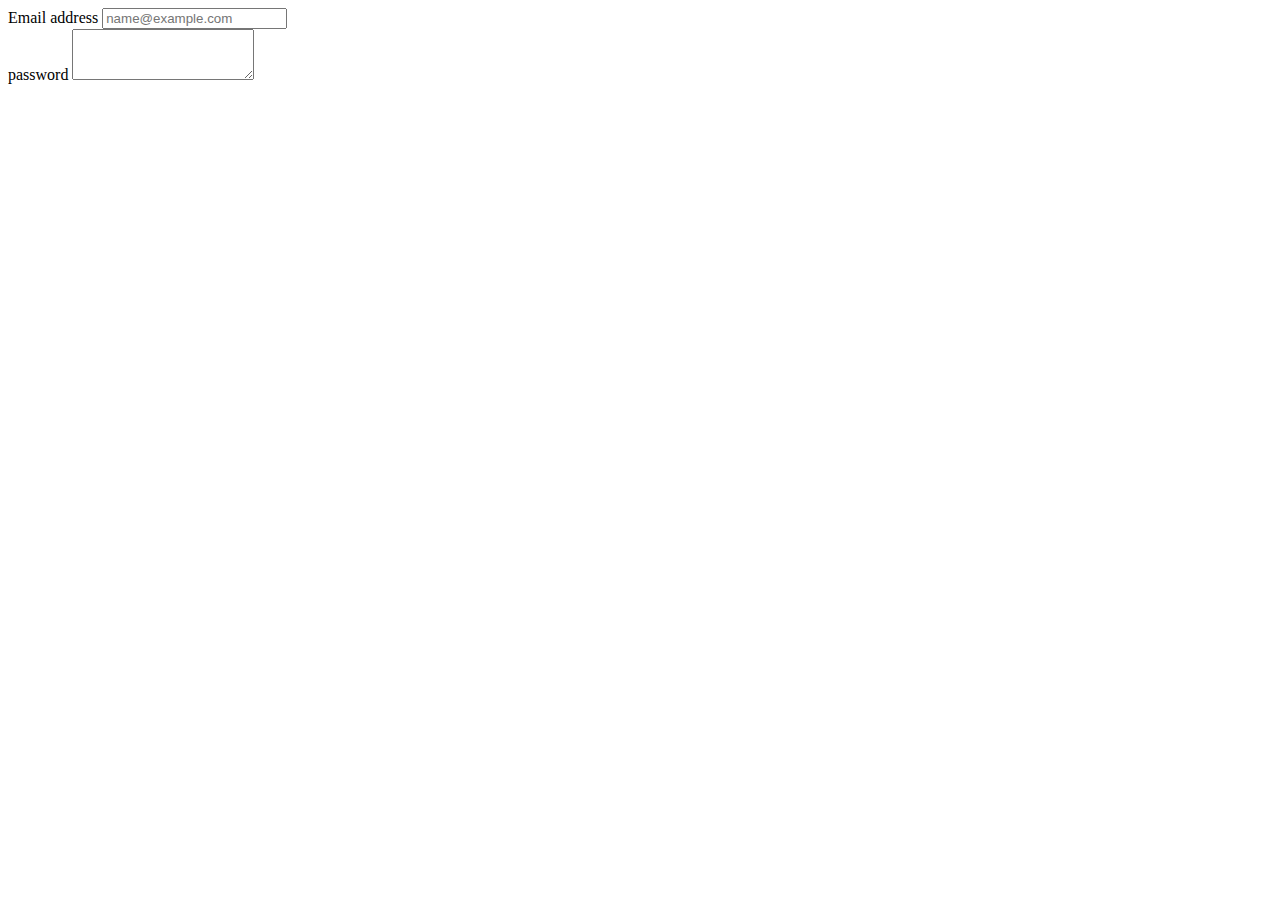
<file: Bài 24/form.html>
<!DOCTYPE html>
<html lang="en">

<head>
    <meta charset="UTF-8">
    <meta http-equiv="X-UA-Compatible" content="IE=edge">
    <meta name="viewport" content="width=device-width, initial-scale=1.0">
    <title>Bootstrap demo</title>
    <link href="https://cdn.jsdelivr.net/npm/bootstrap@5.2.2/dist/css/bootstrap.min.css" rel="stylesheet"
        integrity="sha384-Zenh87qX5JnK2Jl0vWa8Ck2rdkQ2Bzep5IDxbcnCeuOxjzrPF/et3URy9Bv1WTRi" crossorigin="anonymous">

</head>

<body>
    <div class="container text-center">
        <div class="mb-3">
            <label for="exampleFormControlInput1" class="form-label">Email address</label>
            <input type="email" class="form-control" id="exampleFormControlInput1" placeholder="name@example.com">
        </div>
        <div class="mb-3">
            <label for="examplepassword" class="form-label">password</label>
            <textarea class="form-control" id="exampleFormpassword" rows="3"></textarea>
        </div>

    </div>
    <script src="https://cdn.jsdelivr.net/npm/bootstrap@5.2.2/dist/js/bootstrap.bundle.min.js"
        integrity="sha384-OERcA2EqjJCMA+/3y+gxIOqMEjwtxJY7qPCqsdltbNJuaOe923+mo//f6V8Qbsw3"
        crossorigin="anonymous"></script>

</body>

</html>
</file>
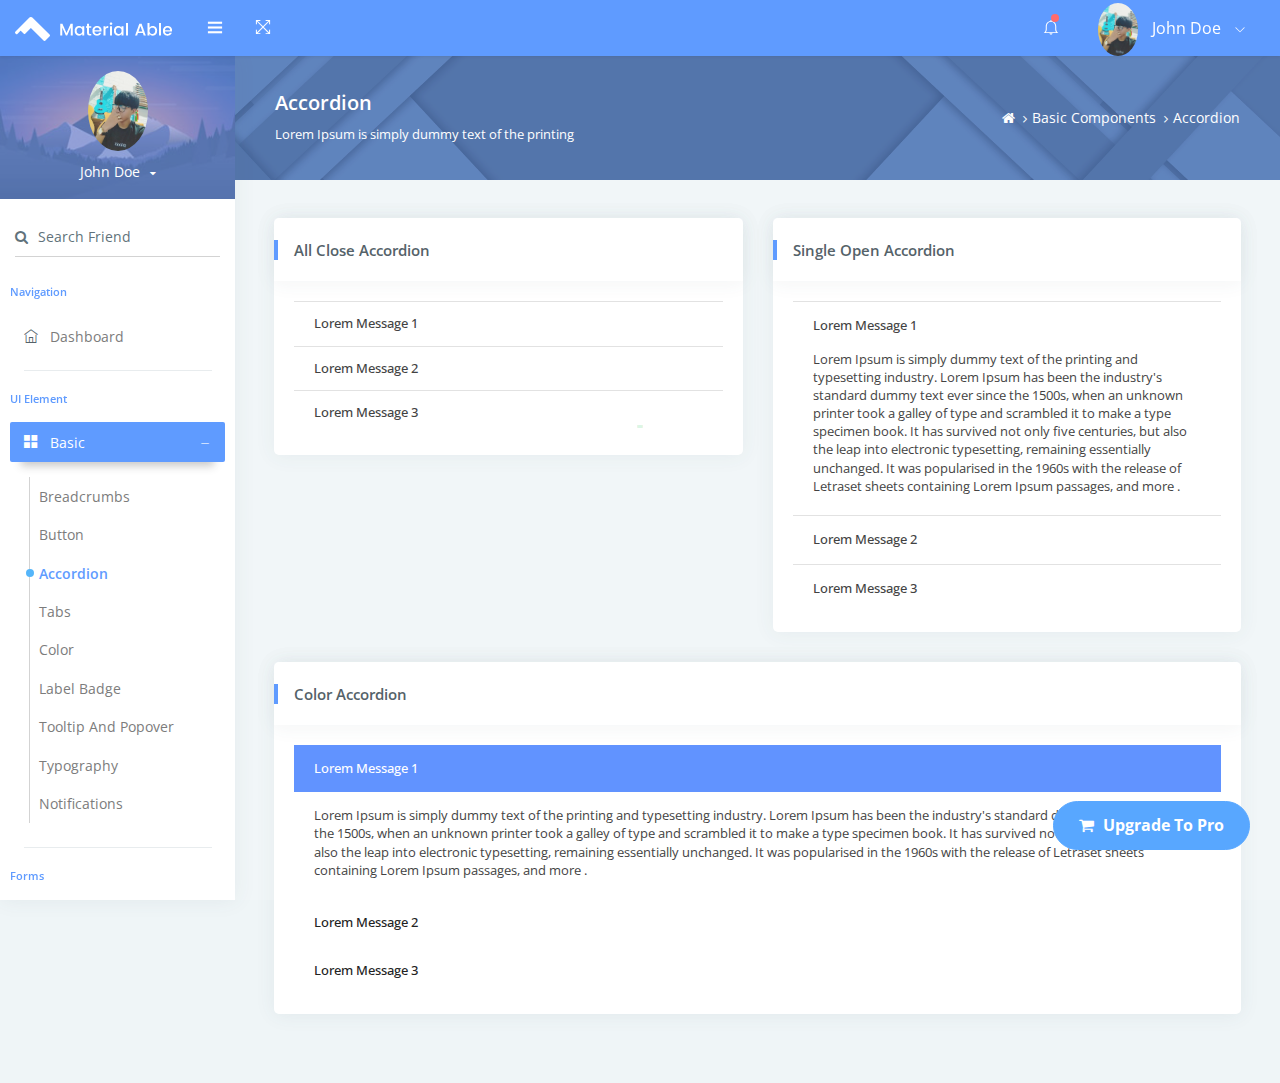
<file: ADMIN/material_able-main/accordion.html>
<!DOCTYPE html>
<html lang="en">

<head>
    <title>Material Able bootstrap admin template by Codedthemes</title>
    <!-- HTML5 Shim and Respond.js IE10 support of HTML5 elements and media queries -->
    <!-- WARNING: Respond.js doesn't work if you view the page via file:// -->
    <!--[if lt IE 10]>
    <script src="https://oss.maxcdn.com/libs/html5shiv/3.7.0/html5shiv.js"></script>
    <script src="https://oss.maxcdn.com/libs/respond.js/1.4.2/respond.min.js"></script>
    <![endif]-->
    <!-- Meta -->
    <meta charset="utf-8">
    <meta name="viewport" content="width=device-width, initial-scale=1.0, user-scalable=0, minimal-ui">
    <meta http-equiv="X-UA-Compatible" content="IE=edge" />

    <meta name="keywords" content="bootstrap, bootstrap admin template, admin theme, admin dashboard, dashboard template, admin template, responsive" />
    <meta name="author" content="Codedthemes" />
    <!-- Favicon icon -->
    <link rel="icon" href="assets/images/favicon.ico" type="image/x-icon">
    <link href="https://fonts.googleapis.com/css?family=Open+Sans:400,600,700" rel="stylesheet">
    <!-- Required Fremwork -->
    <link rel="stylesheet" type="text/css" href="assets/css/bootstrap/css/bootstrap.min.css">
    <!-- themify-icons line icon -->
    <link rel="stylesheet" type="text/css" href="assets/icon/themify-icons/themify-icons.css">
    <!-- ico font -->
    <link rel="stylesheet" type="text/css" href="assets/icon/icofont/css/icofont.css">
    <!-- Font Awesome -->
    <link rel="stylesheet" type="text/css" href="assets/icon/font-awesome/css/font-awesome.min.css">
    <!-- waves.css -->
    <link rel="stylesheet" href="assets/pages/waves/css/waves.min.css" type="text/css" media="all">
    <!-- Style.css -->
    <link rel="stylesheet" type="text/css" href="assets/css/style.css">
    <link rel="stylesheet" type="text/css" href="assets/css/jquery.mCustomScrollbar.css">
</head>
<body>
    <!-- Pre-loader start -->
    <div class="theme-loader">
        <div class="loader-track">
            <div class="preloader-wrapper">
                <div class="spinner-layer spinner-blue">
                    <div class="circle-clipper left">
                        <div class="circle"></div>
                    </div>
                    <div class="gap-patch">
                        <div class="circle"></div>
                    </div>
                    <div class="circle-clipper right">
                        <div class="circle"></div>
                    </div>
                </div>
                <div class="spinner-layer spinner-red">
                    <div class="circle-clipper left">
                        <div class="circle"></div>
                    </div>
                    <div class="gap-patch">
                        <div class="circle"></div>
                    </div>
                    <div class="circle-clipper right">
                        <div class="circle"></div>
                    </div>
                </div>

                <div class="spinner-layer spinner-yellow">
                    <div class="circle-clipper left">
                        <div class="circle"></div>
                    </div>
                    <div class="gap-patch">
                        <div class="circle"></div>
                    </div>
                    <div class="circle-clipper right">
                        <div class="circle"></div>
                    </div>
                </div>

                <div class="spinner-layer spinner-green">
                    <div class="circle-clipper left">
                        <div class="circle"></div>
                    </div>
                    <div class="gap-patch">
                        <div class="circle"></div>
                    </div>
                    <div class="circle-clipper right">
                        <div class="circle"></div>
                    </div>
                </div>
            </div>
        </div>
    </div>
    <!-- Pre-loader end -->
    <div id="pcoded" class="pcoded">
        <div class="pcoded-overlay-box"></div>
        <div class="pcoded-container navbar-wrapper">
            <nav class="navbar header-navbar pcoded-header">
                <div class="navbar-wrapper">
                    <div class="navbar-logo">
                        <a class="mobile-menu waves-effect waves-light" id="mobile-collapse" href="#!">
                            <i class="ti-menu"></i>
                        </a>
                        <div class="mobile-search waves-effect waves-light">
                            <div class="header-search">
                                <div class="main-search morphsearch-search">
                                    <div class="input-group">
                                        <span class="input-group-prepend search-close"><i class="ti-close input-group-text"></i></span>
                                        <input type="text" class="form-control" placeholder="Enter Keyword">
                                        <span class="input-group-append search-btn"><i class="ti-search input-group-text"></i></span>
                                    </div>
                                </div>
                            </div>
                        </div>
                        <a href="index.html">
                            <img class="img-fluid" src="assets/images/logo.png" alt="Theme-Logo" />
                        </a>
                        <a class="mobile-options waves-effect waves-light">
                            <i class="ti-more"></i>
                        </a>
                    </div>

                    <div class="navbar-container container-fluid">
                        <ul class="nav-left">
                            <li>
                                <div class="sidebar_toggle"><a href="javascript:void(0)"><i class="ti-menu"></i></a></div>
                            </li>
                            <li>
                                <a href="#!" onclick="javascript:toggleFullScreen()" class="waves-effect waves-light">
                                    <i class="ti-fullscreen"></i>
                                </a>
                            </li>
                        </ul>
                        <ul class="nav-right">
                            <li class="header-notification">
                                <a href="#!" class="waves-effect waves-light">
                                    <i class="ti-bell"></i>
                                    <span class="badge bg-c-red"></span>
                                </a>
                                <ul class="show-notification">
                                    <li>
                                        <h6>Notifications</h6>
                                        <label class="label label-danger">New</label>
                                    </li>
                                    <li class="waves-effect waves-light">
                                        <div class="media">
                                            <img class="d-flex align-self-center img-radius" src="assets/images/avatar-2.jpg" alt="Generic placeholder image">
                                            <div class="media-body">
                                                <h5 class="notification-user">John Doe</h5>
                                                <p class="notification-msg">Lorem ipsum dolor sit amet, consectetuer elit.</p>
                                                <span class="notification-time">30 minutes ago</span>
                                            </div>
                                        </div>
                                    </li>
                                    <li class="waves-effect waves-light">
                                        <div class="media">
                                            <img class="d-flex align-self-center img-radius" src="assets/images/avatar-4.jpg" alt="Generic placeholder image">
                                            <div class="media-body">
                                                <h5 class="notification-user">Joseph William</h5>
                                                <p class="notification-msg">Lorem ipsum dolor sit amet, consectetuer elit.</p>
                                                <span class="notification-time">30 minutes ago</span>
                                            </div>
                                        </div>
                                    </li>
                                    <li class="waves-effect waves-light">
                                        <div class="media">
                                            <img class="d-flex align-self-center img-radius" src="assets/images/avatar-3.jpg" alt="Generic placeholder image">
                                            <div class="media-body">
                                                <h5 class="notification-user">Sara Soudein</h5>
                                                <p class="notification-msg">Lorem ipsum dolor sit amet, consectetuer elit.</p>
                                                <span class="notification-time">30 minutes ago</span>
                                            </div>
                                        </div>
                                    </li>
                                </ul>
                            </li>
                            <li class="user-profile header-notification">
                                <a href="#!" class="waves-effect waves-light">
                                    <img src="assets/images/avatar-4.jpg" class="img-radius" alt="User-Profile-Image">
                                    <span>John Doe</span>
                                    <i class="ti-angle-down"></i>
                                </a>
                                <ul class="show-notification profile-notification">
                                    <li class="waves-effect waves-light">
                                        <a href="#!">
                                            <i class="ti-settings"></i> Settings
                                        </a>
                                    </li>
                                    <li class="waves-effect waves-light">
                                        <a href="user-profile.html">
                                            <i class="ti-user"></i> Profile
                                        </a>
                                    </li>
                                    <li class="waves-effect waves-light">
                                        <a href="email-inbox.html">
                                            <i class="ti-email"></i> My Messages
                                        </a>
                                    </li>
                                    <li class="waves-effect waves-light">
                                        <a href="auth-lock-screen.html">
                                            <i class="ti-lock"></i> Lock Screen
                                        </a>
                                    </li>
                                    <li class="waves-effect waves-light">
                                        <a href="auth-normal-sign-in.html">
                                            <i class="ti-layout-sidebar-left"></i> Logout
                                        </a>
                                    </li>
                                </ul>
                            </li>
                        </ul>
                    </div>
                </div>
            </nav>
            <div class="pcoded-main-container">
                <div class="pcoded-wrapper">
                    <nav class="pcoded-navbar">
                        <div class="sidebar_toggle"><a href="#"><i class="icon-close icons"></i></a></div>
                        <div class="pcoded-inner-navbar main-menu">
                            <div class="">
                                <div class="main-menu-header">
                                    <img class="img-80 img-radius" src="assets/images/avatar-4.jpg" alt="User-Profile-Image">
                                    <div class="user-details">
                                        <span id="more-details">John Doe<i class="fa fa-caret-down"></i></span>
                                    </div>
                                </div>
                                <div class="main-menu-content">
                                    <ul>
                                        <li class="more-details">
                                            <a href="user-profile.html"><i class="ti-user"></i>View Profile</a>
                                            <a href="#!"><i class="ti-settings"></i>Settings</a>
                                            <a href="auth-normal-sign-in.html"><i class="ti-layout-sidebar-left"></i>Logout</a>
                                        </li>
                                    </ul>
                                </div>
                            </div>
                            <div class="p-15 p-b-0">
                                <form class="form-material">
                                    <div class="form-group form-primary">
                                        <input type="text" name="footer-email" class="form-control">
                                        <span class="form-bar"></span>
                                        <label class="float-label"><i class="fa fa-search m-r-10"></i>Search Friend</label>
                                    </div>
                                </form>
                            </div>
                            <div class="pcoded-navigation-label">Navigation</div>
                            <ul class="pcoded-item pcoded-left-item">
                                <li class="">
                                    <a href="index.html" class="waves-effect waves-dark">
                                        <span class="pcoded-micon"><i class="ti-home"></i><b>D</b></span>
                                        <span class="pcoded-mtext">Dashboard</span>
                                        <span class="pcoded-mcaret"></span>
                                    </a>
                                </li>
                            </ul>
                            <div class="pcoded-navigation-label">UI Element</div>
                            <ul class="pcoded-item pcoded-left-item">
                                <li class="pcoded-hasmenu active pcoded-trigger">
                                    <a href="javascript:void(0)" class="waves-effect waves-dark">
                                        <span class="pcoded-micon"><i class="ti-layout-grid2-alt"></i><b>BC</b></span>
                                        <span class="pcoded-mtext">Basic</span>
                                        <span class="pcoded-mcaret"></span>
                                    </a>
                                    <ul class="pcoded-submenu">
                                        <li class=" ">
                                            <a href="breadcrumb.html" class="waves-effect waves-dark">
                                                <span class="pcoded-micon"><i class="ti-angle-right"></i></span>
                                                <span class="pcoded-mtext">Breadcrumbs</span>
                                                <span class="pcoded-mcaret"></span>
                                            </a>
                                        </li>
                                        <li class=" ">
                                            <a href="button.html" class="waves-effect waves-dark">
                                                <span class="pcoded-micon"><i class="ti-angle-right"></i></span>
                                                <span class="pcoded-mtext">Button</span>
                                                <span class="pcoded-mcaret"></span>
                                            </a>
                                        </li>
                                        <li class="active">
                                            <a href="accordion.html" class="waves-effect waves-dark">
                                                <span class="pcoded-micon"><i class="ti-angle-right"></i></span>
                                                <span class="pcoded-mtext">Accordion</span>
                                                <span class="pcoded-mcaret"></span>
                                            </a>
                                        </li>
                                        <li class=" ">
                                            <a href="tabs.html" class="waves-effect waves-dark">
                                                <span class="pcoded-micon"><i class="ti-angle-right"></i></span>
                                                <span class="pcoded-mtext">Tabs</span>
                                                <span class="pcoded-mcaret"></span>
                                            </a>
                                        </li>
                                        <li class=" ">
                                            <a href="color.html" class="waves-effect waves-dark">
                                                <span class="pcoded-micon"><i class="ti-angle-right"></i></span>
                                                <span class="pcoded-mtext">Color</span>
                                                <span class="pcoded-mcaret"></span>
                                            </a>
                                        </li>
                                        <li class=" ">
                                            <a href="label-badge.html" class="waves-effect waves-dark">
                                                <span class="pcoded-micon"><i class="ti-angle-right"></i></span>
                                                <span class="pcoded-mtext">Label Badge</span>
                                                <span class="pcoded-mcaret"></span>
                                            </a>
                                        </li>
                                        <li class=" ">
                                            <a href="tooltip.html" class="waves-effect waves-dark">
                                                <span class="pcoded-micon"><i class="ti-angle-right"></i></span>
                                                <span class="pcoded-mtext">Tooltip And Popover</span>
                                                <span class="pcoded-mcaret"></span>
                                            </a>
                                        </li>
                                        <li class=" ">
                                            <a href="typography.html" class="waves-effect waves-dark">
                                                <span class="pcoded-micon"><i class="ti-angle-right"></i></span>
                                                <span class="pcoded-mtext">Typography</span>
                                                <span class="pcoded-mcaret"></span>
                                            </a>
                                        </li>
                                        <li class=" ">
                                            <a href="notification.html" class="waves-effect waves-dark">
                                                <span class="pcoded-micon"><i class="ti-angle-right"></i></span>
                                                <span class="pcoded-mtext">Notifications</span>
                                                <span class="pcoded-mcaret"></span>
                                            </a>
                                        </li>
                                    </ul>
                                </li>
                            </ul>
                            <div class="pcoded-navigation-label">Forms</div>
                            <ul class="pcoded-item pcoded-left-item">
                                <li class="">
                                    <a href="form-elements-component.html" class="waves-effect waves-dark">
                                        <span class="pcoded-micon"><i class="ti-layers"></i><b>FC</b></span>
                                        <span class="pcoded-mtext">Form</span>
                                        <span class="pcoded-mcaret"></span>
                                    </a>
                                </li>
                            </ul>
                            <div class="pcoded-navigation-label">Tables</div>
                            <ul class="pcoded-item pcoded-left-item">
                                <li class="">
                                    <a href="bs-basic-table.html" class="waves-effect waves-dark">
                                        <span class="pcoded-micon"><i class="ti-receipt"></i><b>B</b></span>
                                        <span class="pcoded-mtext">Table</span>
                                        <span class="pcoded-mcaret"></span>
                                    </a>
                                </li>
                            </ul>
                            <div class="pcoded-navigation-label">Chart And Maps</div>
                            <ul class="pcoded-item pcoded-left-item">
                                <li class="">
                                    <a href="chart-morris.html" class="waves-effect waves-dark">
                                        <span class="pcoded-micon"><i class="ti-bar-chart-alt"></i><b>C</b></span>
                                        <span class="pcoded-mtext">Charts</span>
                                        <span class="pcoded-mcaret"></span>
                                    </a>
                                </li>
                                <li class="">
                                    <a href="map-google.html" class="waves-effect waves-dark">
                                        <span class="pcoded-micon"><i class="ti-map-alt"></i><b>M</b></span>
                                        <span class="pcoded-mtext">Maps</span>
                                        <span class="pcoded-mcaret"></span>
                                    </a>
                                </li>
                            </ul>
                            <div class="pcoded-navigation-label">Pages</div>
                            <ul class="pcoded-item pcoded-left-item">
                                <li class="pcoded-hasmenu ">
                                    <a href="javascript:void(0)" class="waves-effect waves-dark">
                                        <span class="pcoded-micon"><i class="ti-id-badge"></i><b>A</b></span>
                                        <span class="pcoded-mtext">Pages</span>
                                        <span class="pcoded-mcaret"></span>
                                    </a>
                                    <ul class="pcoded-submenu">
                                        <li class="">
                                            <a href="auth-normal-sign-in.html" class="waves-effect waves-dark">
                                                <span class="pcoded-micon"><i class="ti-angle-right"></i></span>
                                                <span class="pcoded-mtext">Login</span>
                                                <span class="pcoded-mcaret"></span>
                                            </a>
                                        </li>
                                        <li class="">
                                            <a href="auth-sign-up.html" class="waves-effect waves-dark">
                                                <span class="pcoded-micon"><i class="ti-angle-right"></i></span>
                                                <span class="pcoded-mtext">Registration</span>
                                                <span class="pcoded-mcaret"></span>
                                            </a>
                                        </li>
                                        <li class="">
                                            <a href="sample-page.html" class="waves-effect waves-dark">
                                                <span class="pcoded-micon"><i class="ti-layout-sidebar-left"></i><b>S</b></span>
                                                <span class="pcoded-mtext">Sample Page</span>
                                                <span class="pcoded-mcaret"></span>
                                            </a>
                                        </li>
                                    </ul>
                                </li>
                            </ul>
                        </div>
                    </nav>
                    <div class="pcoded-content">
                        <!-- Page-header start -->
                        <div class="page-header">
                            <div class="page-block">
                                <div class="row align-items-center">
                                    <div class="col-md-8">
                                        <div class="page-header-title">
                                            <h5 class="m-b-10">Accordion</h5>
                                            <p class="m-b-0">Lorem Ipsum is simply dummy text of the printing</p>
                                        </div>
                                    </div>
                                    <div class="col-md-4">
                                        <ul class="breadcrumb">
                                            <li class="breadcrumb-item">
                                                <a href="index.html"> <i class="fa fa-home"></i> </a>
                                            </li>
                                            <li class="breadcrumb-item"><a href="#!">Basic Components</a>
                                            </li>
                                            <li class="breadcrumb-item"><a href="#!">Accordion</a>
                                            </li>
                                        </ul>
                                    </div>
                                </div>
                            </div>
                        </div>
                        <!-- Page-header end -->
                        <div class="pcoded-inner-content">
                            <div class="main-body">
                                <div class="page-wrapper">

                                    <!-- Page-body start -->
                                    <div class="page-body">
                                        <!-- Row start -->
                                        <div class="row">
                                            <!-- Multiple Open Accordion start -->
                                            <div class="col-lg-6">
                                                <div class="card">
                                                    <div class="card-header">
                                                        <h5 class="card-header-text">All Close Accordion</h5>
                                                    </div>
                                                    <div class="card-block accordion-block">
                                                        <div id="accordion" role="tablist" aria-multiselectable="true">
                                                            <div class="accordion-panel">
                                                                <div class="accordion-heading" role="tab" id="headingOne">
                                                                    <h3 class="card-title accordion-title">
                                                                        <a class="accordion-msg waves-effect waves-dark" data-toggle="collapse"
                                                                        data-parent="#accordion" href="#collapseOne"
                                                                        aria-expanded="true" aria-controls="collapseOne">
                                                                        Lorem Message 1
                                                                    </a>
                                                                </h3>
                                                            </div>
                                                            <div id="collapseOne" class="panel-collapse collapse in" role="tabpanel" aria-labelledby="headingOne">
                                                                <div class="accordion-content accordion-desc">
                                                                    <p>
                                                                        Lorem Ipsum is simply dummy text of the printing and typesetting industry. Lorem Ipsum has been the industry's standard dummy text ever since the 1500s, when an unknown printer took a galley of type and scrambled it to make a type specimen book. It has
                                                                        survived not only five centuries, but also the leap into electronic typesetting, remaining essentially unchanged. It was popularised in the 1960s with the release of Letraset
                                                                        sheets containing Lorem Ipsum passages, and more recently with desktop publishing software like Aldus PageMaker including versions of Lorem Ipsum.
                                                                    </p>
                                                                </div>
                                                            </div>
                                                        </div>
                                                        <div class="accordion-panel">
                                                            <div class="accordion-heading" role="tab" id="headingTwo">
                                                                <h3 class="card-title accordion-title">
                                                                    <a class="accordion-msg waves-effect waves-dark" data-toggle="collapse"
                                                                    data-parent="#accordion" href="#collapseTwo"
                                                                    aria-expanded="false"
                                                                    aria-controls="collapseTwo">
                                                                    Lorem Message 2
                                                                </a>
                                                            </h3>
                                                        </div>
                                                        <div id="collapseTwo" class="panel-collapse collapse" role="tabpanel" aria-labelledby="headingTwo">
                                                            <div class="accordion-content accordion-desc">
                                                                <p>
                                                                    Lorem Ipsum is simply dummy text of the printing and typesetting industry. Lorem Ipsum has been the industry's standard dummy text ever since the 1500s, when an unknown printer took a galley of type and scrambled it to make a type specimen book. It has
                                                                    survived not only five centuries, but also the leap into electronic typesetting, remaining essentially unchanged. It was popularised in the 1960s with the release of Letraset
                                                                    sheets containing Lorem Ipsum passages, and more recently with desktop publishing software like Aldus PageMaker including versions of Lorem Ipsum.
                                                                </p>
                                                            </div>
                                                        </div>
                                                    </div>
                                                    <div class="accordion-panel">
                                                        <div class=" accordion-heading" role="tab" id="headingThree">
                                                            <h3 class="card-title accordion-title">
                                                                <a class="accordion-msg waves-effect waves-dark" data-toggle="collapse"
                                                                data-parent="#accordion" href="#collapseThree"
                                                                aria-expanded="false"
                                                                aria-controls="collapseThree">
                                                                Lorem Message 3
                                                            </a>
                                                        </h3>
                                                    </div>
                                                    <div id="collapseThree" class="panel-collapse collapse" role="tabpanel" aria-labelledby="headingThree">
                                                        <div class="accordion-content accordion-desc">
                                                            <p>
                                                                Lorem Ipsum is simply dummy text of the printing and typesetting industry. Lorem Ipsum has been the industry's standard dummy text ever since the 1500s, when an unknown printer took a galley of type and scrambled it to make a type specimen book. It has
                                                                survived not only five centuries, but also the leap into electronic typesetting, remaining essentially unchanged. It was popularised in the 1960s with the release of Letraset
                                                                sheets containing Lorem Ipsum passages, and more recently with desktop publishing software like Aldus PageMaker including versions of Lorem Ipsum.
                                                            </p>
                                                        </div>
                                                    </div>
                                                </div>
                                            </div>
                                        </div>
                                    </div>
                                </div>
                                <!-- Multiple Open Accordion ends -->
                                <!-- Single Open Accordion start -->
                                <div class="col-lg-6">
                                    <div class="card">
                                        <div class="card-header">
                                            <h5 class="card-header-text">Single Open Accordion</h5>
                                        </div>
                                        <div class="card-block accordion-block">
                                            <div class="accordion-box" id="single-open">
                                                <a class="accordion-msg waves-effect waves-dark">Lorem Message 1</a>
                                                <div class="accordion-desc">
                                                    <p>
                                                        Lorem Ipsum is simply dummy text of the printing and typesetting industry. Lorem Ipsum has been the industry's standard dummy text ever since the 1500s, when an unknown printer took a galley of type and scrambled it to make a type specimen book. It has
                                                        survived not only five centuries, but also the leap into electronic typesetting, remaining essentially unchanged. It was popularised in the 1960s with the release of Letraset sheets containing
                                                        Lorem Ipsum passages, and more .
                                                    </p>
                                                </div>
                                                <a class="accordion-msg waves-effect waves-dark">Lorem Message 2</a>
                                                <div class="accordion-desc">
                                                    <p>
                                                        Lorem Ipsum is simply dummy text of the printing and typesetting industry. Lorem Ipsum has been the industry's standard dummy text ever since the 1500s, when an unknown printer took a galley of type and scrambled it to make a type specimen book. It has
                                                        survived not only five centuries, but also the leap into electronic typesetting, remaining essentially unchanged. It was popularised in the 1960s with the release of Letraset sheets containing
                                                        Lorem Ipsum passages, and more .
                                                    </p>
                                                </div>
                                                <a class="accordion-msg waves-effect waves-dark">Lorem Message 3</a>
                                                <div class="accordion-desc">
                                                    <p>
                                                        Lorem Ipsum is simply dummy text of the printing and typesetting industry. Lorem Ipsum has been the industry's standard dummy text ever since the 1500s, when an unknown printer took a galley of type and scrambled it to make a type specimen book. It has
                                                        survived not only five centuries, but also the leap into electronic typesetting, remaining essentially unchanged. It was popularised in the 1960s with the release of Letraset sheets containing
                                                        Lorem Ipsum passages, and more .
                                                    </p>
                                                </div>
                                            </div>
                                        </div>
                                    </div>
                                </div>
                                <!-- Single Open Accordion ends -->
                            </div>
                            <!-- Row end -->
                            <!-- Row start -->
                            <div class="row">
                                <!-- Color Open Accordion start -->
                                <div class="col-lg-12">
                                    <div class="card">
                                        <div class="card-header">
                                            <h5 class="card-header-text">Color Accordion</h5>
                                        </div>
                                        <div class="card-block accordion-block color-accordion-block">
                                            <div class="color-accordion" id="color-accordion">
                                                <a class="accordion-msg b-none waves-effect waves-light">Lorem Message 1</a>
                                                <div class="accordion-desc">
                                                    <p>
                                                        Lorem Ipsum is simply dummy text of the printing and typesetting industry. Lorem Ipsum has been the industry's standard dummy text ever since the 1500s, when an unknown printer took a galley of type and scrambled it to make a type specimen book. It has
                                                        survived not only five centuries, but also the leap into electronic typesetting, remaining essentially unchanged. It was popularised in the 1960s with the release of Letraset sheets containing
                                                        Lorem Ipsum passages, and more .
                                                    </p>
                                                </div>
                                                <a class="accordion-msg bg-dark-primary b-none waves-effect waves-light">Lorem Message
                                                    2</a>
                                                    <div class="accordion-desc">
                                                        <p>
                                                            Lorem Ipsum is simply dummy text of the printing and typesetting industry. Lorem Ipsum has been the industry's standard dummy text ever since the 1500s, when an unknown printer took a galley of type and scrambled it to make a type specimen book. It has
                                                            survived not only five centuries, but also the leap into electronic typesetting, remaining essentially unchanged. It was popularised in the 1960s with the release of Letraset sheets containing
                                                            Lorem Ipsum passages, and more .
                                                        </p>
                                                    </div>
                                                    <a class="accordion-msg bg-darkest-primary b-none waves-effect waves-light">Lorem Message
                                                        3</a>
                                                        <div class="accordion-desc">
                                                            <p>
                                                                Lorem Ipsum is simply dummy text of the printing and typesetting industry. Lorem Ipsum has been the industry's standard dummy text ever since the 1500s, when an unknown printer took a galley of type and scrambled it to make a type specimen book. It has
                                                                survived not only five centuries, but also the leap into electronic typesetting, remaining essentially unchanged. It was popularised in the 1960s with the release of Letraset sheets containing
                                                                Lorem Ipsum passages, and more .
                                                            </p>
                                                        </div>
                                                    </div>
                                                </div>
                                            </div>
                                        </div>
                                        <!-- Color Open Accordion ends -->
                                    </div>
                                    <!-- Row end -->
                                </div>
                                <!-- Page-body end -->
                            </div>
                        </div>
                        <div id="styleSelector">

                        </div>
                    </div>
                </div>
            </div>
        </div>
    </div>
</div>


<!-- Main-body end -->
<!-- Warning Section Starts -->
<!-- Older IE warning message -->
    <!--[if lt IE 10]>
<div class="ie-warning">
    <h1>Warning!!</h1>
    <p>You are using an outdated version of Internet Explorer, please upgrade <br/>to any of the following web browsers
        to access this website.</p>
    <div class="iew-container">
        <ul class="iew-download">
            <li>
                <a href="http://www.google.com/chrome/">
                    <img src="assets/images/browser/chrome.png" alt="Chrome">
                    <div>Chrome</div>
                </a>
            </li>
            <li>
                <a href="https://www.mozilla.org/en-US/firefox/new/">
                    <img src="assets/images/browser/firefox.png" alt="Firefox">
                    <div>Firefox</div>
                </a>
            </li>
            <li>
                <a href="http://www.opera.com">
                    <img src="assets/images/browser/opera.png" alt="Opera">
                    <div>Opera</div>
                </a>
            </li>
            <li>
                <a href="https://www.apple.com/safari/">
                    <img src="assets/images/browser/safari.png" alt="Safari">
                    <div>Safari</div>
                </a>
            </li>
            <li>
                <a href="http://windows.microsoft.com/en-us/internet-explorer/download-ie">
                    <img src="assets/images/browser/ie.png" alt="">
                    <div>IE (9 & above)</div>
                </a>
            </li>
        </ul>
    </div>
    <p>Sorry for the inconvenience!</p>
</div>
<![endif]-->
<!-- Warning Section Ends -->
<!-- Warning Section Starts -->
<!-- Older IE warning message -->
    <!--[if lt IE 10]>
<div class="ie-warning">
    <h1>Warning!!</h1>
    <p>You are using an outdated version of Internet Explorer, please upgrade <br/>to any of the following web browsers
        to access this website.</p>
    <div class="iew-container">
        <ul class="iew-download">
            <li>
                <a href="http://www.google.com/chrome/">
                    <img src="assets/images/browser/chrome.png" alt="Chrome">
                    <div>Chrome</div>
                </a>
            </li>
            <li>
                <a href="https://www.mozilla.org/en-US/firefox/new/">
                    <img src="assets/images/browser/firefox.png" alt="Firefox">
                    <div>Firefox</div>
                </a>
            </li>
            <li>
                <a href="http://www.opera.com">
                    <img src="assets/images/browser/opera.png" alt="Opera">
                    <div>Opera</div>
                </a>
            </li>
            <li>
                <a href="https://www.apple.com/safari/">
                    <img src="assets/images/browser/safari.png" alt="Safari">
                    <div>Safari</div>
                </a>
            </li>
            <li>
                <a href="http://windows.microsoft.com/en-us/internet-explorer/download-ie">
                    <img src="assets/images/browser/ie.png" alt="">
                    <div>IE (9 & above)</div>
                </a>
            </li>
        </ul>
    </div>
    <p>Sorry for the inconvenience!</p>
</div>
<![endif]-->
<!-- Warning Section Ends -->
<!-- Required Jquery -->
<script type="text/javascript" src="assets/js/jquery/jquery.min.js "></script>
<script type="text/javascript" src="assets/js/jquery-ui/jquery-ui.min.js "></script>
<script type="text/javascript" src="assets/js/popper.js/popper.min.js"></script>
<script type="text/javascript" src="assets/js/bootstrap/js/bootstrap.min.js "></script>
<!-- waves js -->
<script src="assets/pages/waves/js/waves.min.js"></script>
<!-- jquery slimscroll js -->
<script type="text/javascript" src="assets/js/jquery-slimscroll/jquery.slimscroll.js"></script>

<!-- Accordion js -->
<script type="text/javascript" src="assets/pages/accordion/accordion.js"></script>
<!-- Custom js -->
<script src="assets/js/pcoded.min.js"></script>
<script src="assets/js/vertical/vertical-layout.min.js"></script>
<script src="assets/js/jquery.mCustomScrollbar.concat.min.js"></script>
<script type="text/javascript" src="assets/js/script.js"></script>
</body>

</html>
</file>
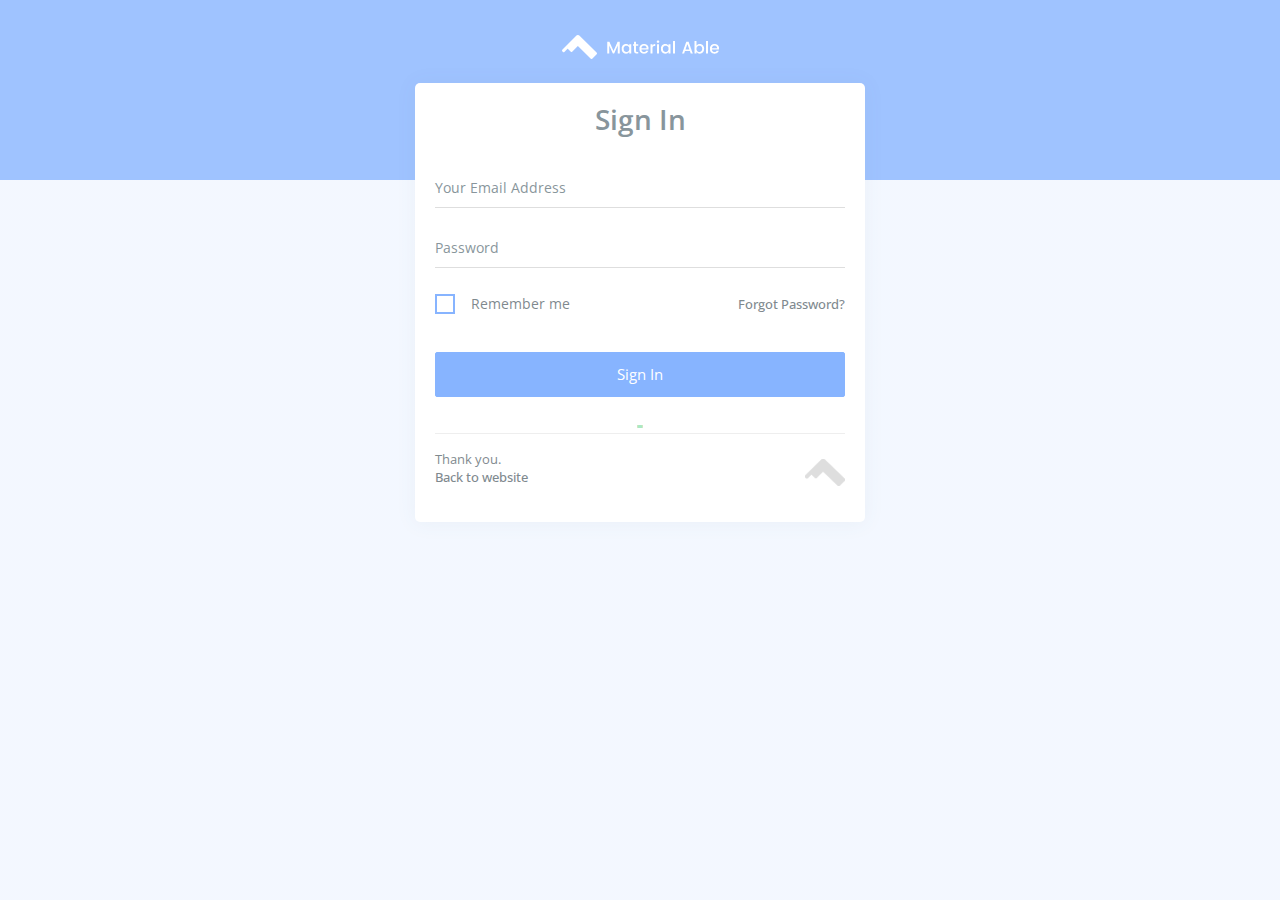
<file: ADMIN/material_able-main/auth-normal-sign-in.html>
<!DOCTYPE html>
<html lang="en">

<head>
    <title>Material Able bootstrap admin template by Codedthemes</title>
    <!-- HTML5 Shim and Respond.js IE10 support of HTML5 elements and media queries -->
    <!-- WARNING: Respond.js doesn't work if you view the page via file:// -->
    <!--[if lt IE 10]>
      <script src="https://oss.maxcdn.com/libs/html5shiv/3.7.0/html5shiv.js"></script>
      <script src="https://oss.maxcdn.com/libs/respond.js/1.4.2/respond.min.js"></script>
      <![endif]-->
      <!-- Meta -->
      <meta charset="utf-8">
      <meta name="viewport" content="width=device-width, initial-scale=1.0, user-scalable=0, minimal-ui">
      <meta http-equiv="X-UA-Compatible" content="IE=edge" />

      <meta name="keywords" content="bootstrap, bootstrap admin template, admin theme, admin dashboard, dashboard template, admin template, responsive" />
      <meta name="author" content="Codedthemes" />
      <!-- Favicon icon -->

      <link rel="icon" href="assets/images/favicon.ico" type="image/x-icon">
      <!-- Google font-->
      <link href="https://fonts.googleapis.com/css?family=Open+Sans:400,600,700" rel="stylesheet">
      <!-- Required Fremwork -->
      <link rel="stylesheet" type="text/css" href="assets/css/bootstrap/css/bootstrap.min.css">
      <!-- waves.css -->
      <link rel="stylesheet" href="assets/pages/waves/css/waves.min.css" type="text/css" media="all">
      <!-- themify-icons line icon -->
      <link rel="stylesheet" type="text/css" href="assets/icon/themify-icons/themify-icons.css">
      <!-- ico font -->
      <link rel="stylesheet" type="text/css" href="assets/icon/icofont/css/icofont.css">
      <!-- Font Awesome -->
      <link rel="stylesheet" type="text/css" href="assets/icon/font-awesome/css/font-awesome.min.css">
      <!-- Style.css -->
      <link rel="stylesheet" type="text/css" href="assets/css/style.css">
  </head>

  <body themebg-pattern="theme1">
  <!-- Pre-loader start -->
  <div class="theme-loader">
      <div class="loader-track">
          <div class="preloader-wrapper">
              <div class="spinner-layer spinner-blue">
                  <div class="circle-clipper left">
                      <div class="circle"></div>
                  </div>
                  <div class="gap-patch">
                      <div class="circle"></div>
                  </div>
                  <div class="circle-clipper right">
                      <div class="circle"></div>
                  </div>
              </div>
              <div class="spinner-layer spinner-red">
                  <div class="circle-clipper left">
                      <div class="circle"></div>
                  </div>
                  <div class="gap-patch">
                      <div class="circle"></div>
                  </div>
                  <div class="circle-clipper right">
                      <div class="circle"></div>
                  </div>
              </div>

              <div class="spinner-layer spinner-yellow">
                  <div class="circle-clipper left">
                      <div class="circle"></div>
                  </div>
                  <div class="gap-patch">
                      <div class="circle"></div>
                  </div>
                  <div class="circle-clipper right">
                      <div class="circle"></div>
                  </div>
              </div>

              <div class="spinner-layer spinner-green">
                  <div class="circle-clipper left">
                      <div class="circle"></div>
                  </div>
                  <div class="gap-patch">
                      <div class="circle"></div>
                  </div>
                  <div class="circle-clipper right">
                      <div class="circle"></div>
                  </div>
              </div>
          </div>
      </div>
  </div>
  <!-- Pre-loader end -->

    <section class="login-block">
        <!-- Container-fluid starts -->
        <div class="container">
            <div class="row">
                <div class="col-sm-12">
                    <!-- Authentication card start -->

                        <form class="md-float-material form-material">
                            <div class="text-center">
                                <img src="assets/images/logo.png" alt="logo.png">
                            </div>
                            <div class="auth-box card">
                                <div class="card-block">
                                    <div class="row m-b-20">
                                        <div class="col-md-12">
                                            <h3 class="text-center">Sign In</h3>
                                        </div>
                                    </div>
                                    <div class="form-group form-primary">
                                        <input type="text" name="email" class="form-control">
                                        <span class="form-bar"></span>
                                        <label class="float-label">Your Email Address</label>
                                    </div>
                                    <div class="form-group form-primary">
                                        <input type="password" name="password" class="form-control">
                                        <span class="form-bar"></span>
                                        <label class="float-label">Password</label>
                                    </div>
                                    <div class="row m-t-25 text-left">
                                        <div class="col-12">
                                            <div class="checkbox-fade fade-in-primary d-">
                                                <label>
                                                    <input type="checkbox" value="">
                                                    <span class="cr"><i class="cr-icon icofont icofont-ui-check txt-primary"></i></span>
                                                    <span class="text-inverse">Remember me</span>
                                                </label>
                                            </div>
                                            <div class="forgot-phone text-right f-right">
                                                <a href="auth-reset-password.html" class="text-right f-w-600"> Forgot Password?</a>
                                            </div>
                                        </div>
                                    </div>
                                    <div class="row m-t-30">
                                        <div class="col-md-12">
                                            <button type="button" class="btn btn-primary btn-md btn-block waves-effect waves-light text-center m-b-20">Sign in</button>
                                        </div>
                                    </div>
                                    <hr/>
                                    <div class="row">
                                        <div class="col-md-10">
                                            <p class="text-inverse text-left m-b-0">Thank you.</p>
                                            <p class="text-inverse text-left"><a href="index.html"><b>Back to website</b></a></p>
                                        </div>
                                        <div class="col-md-2">
                                            <img src="assets/images/auth/Logo-small-bottom.png" alt="small-logo.png">
                                        </div>
                                    </div>
                                </div>
                            </div>
                        </form>
                        <!-- end of form -->
                </div>
                <!-- end of col-sm-12 -->
            </div>
            <!-- end of row -->
        </div>
        <!-- end of container-fluid -->
    </section>
    <!-- Warning Section Starts -->
    <!-- Older IE warning message -->
    <!--[if lt IE 10]>
<div class="ie-warning">
    <h1>Warning!!</h1>
    <p>You are using an outdated version of Internet Explorer, please upgrade <br/>to any of the following web browsers to access this website.</p>
    <div class="iew-container">
        <ul class="iew-download">
            <li>
                <a href="http://www.google.com/chrome/">
                    <img src="assets/images/browser/chrome.png" alt="Chrome">
                    <div>Chrome</div>
                </a>
            </li>
            <li>
                <a href="https://www.mozilla.org/en-US/firefox/new/">
                    <img src="assets/images/browser/firefox.png" alt="Firefox">
                    <div>Firefox</div>
                </a>
            </li>
            <li>
                <a href="http://www.opera.com">
                    <img src="assets/images/browser/opera.png" alt="Opera">
                    <div>Opera</div>
                </a>
            </li>
            <li>
                <a href="https://www.apple.com/safari/">
                    <img src="assets/images/browser/safari.png" alt="Safari">
                    <div>Safari</div>
                </a>
            </li>
            <li>
                <a href="http://windows.microsoft.com/en-us/internet-explorer/download-ie">
                    <img src="assets/images/browser/ie.png" alt="">
                    <div>IE (9 & above)</div>
                </a>
            </li>
        </ul>
    </div>
    <p>Sorry for the inconvenience!</p>
</div>
<![endif]-->
<!-- Warning Section Ends -->
<!-- Required Jquery -->
<script type="text/javascript" src="assets/js/jquery/jquery.min.js "></script>
<script type="text/javascript" src="assets/js/jquery-ui/jquery-ui.min.js "></script>
<script type="text/javascript" src="assets/js/popper.js/popper.min.js"></script>
<script type="text/javascript" src="assets/js/bootstrap/js/bootstrap.min.js "></script>
<!-- waves js -->
<script src="assets/pages/waves/js/waves.min.js"></script>
<!-- jquery slimscroll js -->
<script type="text/javascript" src="assets/js/jquery-slimscroll/jquery.slimscroll.js"></script>
<script type="text/javascript" src="assets/js/common-pages.js"></script>
</body>

</html>
</file>
<file: Bài 22/style.css>
ul.a {
    list-style-type: circle;
}

ul.b {
    list-style-type: square;
}

ol.c {
    list-style-type: upper-roman;
}

ol.d {
    list-style-type: lower-alpha;
}
</file>
<file: ADMIN/material_able-main/assets/icon/themify-icons/themify-icons.css>
@font-face {
	font-family: 'themify';
	src:url('fonts/themify.eot?-fvbane');
	src:url('fonts/themify.eot?#iefix-fvbane') format('embedded-opentype'),
		url('fonts/themify.woff?-fvbane') format('woff'),
		url('fonts/themify.ttf?-fvbane') format('truetype'),
		url('fonts/themify.svg?-fvbane#themify') format('svg');
	font-weight: normal;
	font-style: normal;
}

[class^="ti-"], [class*=" ti-"] {
	font-family: 'themify';
	speak: none;
	font-style: normal;
	font-weight: normal;
	font-variant: normal;
	text-transform: none;
	line-height: 1;

	/* Better Font Rendering =========== */
	-webkit-font-smoothing: antialiased;
	-moz-osx-font-smoothing: grayscale;
}

.ti-wand:before {
	content: "\e600";
}
.ti-volume:before {
	content: "\e601";
}
.ti-user:before {
	content: "\e602";
}
.ti-unlock:before {
	content: "\e603";
}
.ti-unlink:before {
	content: "\e604";
}
.ti-trash:before {
	content: "\e605";
}
.ti-thought:before {
	content: "\e606";
}
.ti-target:before {
	content: "\e607";
}
.ti-tag:before {
	content: "\e608";
}
.ti-tablet:before {
	content: "\e609";
}
.ti-star:before {
	content: "\e60a";
}
.ti-spray:before {
	content: "\e60b";
}
.ti-signal:before {
	content: "\e60c";
}
.ti-shopping-cart:before {
	content: "\e60d";
}
.ti-shopping-cart-full:before {
	content: "\e60e";
}
.ti-settings:before {
	content: "\e60f";
}
.ti-search:before {
	content: "\e610";
}
.ti-zoom-in:before {
	content: "\e611";
}
.ti-zoom-out:before {
	content: "\e612";
}
.ti-cut:before {
	content: "\e613";
}
.ti-ruler:before {
	content: "\e614";
}
.ti-ruler-pencil:before {
	content: "\e615";
}
.ti-ruler-alt:before {
	content: "\e616";
}
.ti-bookmark:before {
	content: "\e617";
}
.ti-bookmark-alt:before {
	content: "\e618";
}
.ti-reload:before {
	content: "\e619";
}
.ti-plus:before {
	content: "\e61a";
}
.ti-pin:before {
	content: "\e61b";
}
.ti-pencil:before {
	content: "\e61c";
}
.ti-pencil-alt:before {
	content: "\e61d";
}
.ti-paint-roller:before {
	content: "\e61e";
}
.ti-paint-bucket:before {
	content: "\e61f";
}
.ti-na:before {
	content: "\e620";
}
.ti-mobile:before {
	content: "\e621";
}
.ti-minus:before {
	content: "\e622";
}
.ti-medall:before {
	content: "\e623";
}
.ti-medall-alt:before {
	content: "\e624";
}
.ti-marker:before {
	content: "\e625";
}
.ti-marker-alt:before {
	content: "\e626";
}
.ti-arrow-up:before {
	content: "\e627";
}
.ti-arrow-right:before {
	content: "\e628";
}
.ti-arrow-left:before {
	content: "\e629";
}
.ti-arrow-down:before {
	content: "\e62a";
}
.ti-lock:before {
	content: "\e62b";
}
.ti-location-arrow:before {
	content: "\e62c";
}
.ti-link:before {
	content: "\e62d";
}
.ti-layout:before {
	content: "\e62e";
}
.ti-layers:before {
	content: "\e62f";
}
.ti-layers-alt:before {
	content: "\e630";
}
.ti-key:before {
	content: "\e631";
}
.ti-import:before {
	content: "\e632";
}
.ti-image:before {
	content: "\e633";
}
.ti-heart:before {
	content: "\e634";
}
.ti-heart-broken:before {
	content: "\e635";
}
.ti-hand-stop:before {
	content: "\e636";
}
.ti-hand-open:before {
	content: "\e637";
}
.ti-hand-drag:before {
	content: "\e638";
}
.ti-folder:before {
	content: "\e639";
}
.ti-flag:before {
	content: "\e63a";
}
.ti-flag-alt:before {
	content: "\e63b";
}
.ti-flag-alt-2:before {
	content: "\e63c";
}
.ti-eye:before {
	content: "\e63d";
}
.ti-export:before {
	content: "\e63e";
}
.ti-exchange-vertical:before {
	content: "\e63f";
}
.ti-desktop:before {
	content: "\e640";
}
.ti-cup:before {
	content: "\e641";
}
.ti-crown:before {
	content: "\e642";
}
.ti-comments:before {
	content: "\e643";
}
.ti-comment:before {
	content: "\e644";
}
.ti-comment-alt:before {
	content: "\e645";
}
.ti-close:before {
	content: "\e646";
}
.ti-clip:before {
	content: "\e647";
}
.ti-angle-up:before {
	content: "\e648";
}
.ti-angle-right:before {
	content: "\e649";
}
.ti-angle-left:before {
	content: "\e64a";
}
.ti-angle-down:before {
	content: "\e64b";
}
.ti-check:before {
	content: "\e64c";
}
.ti-check-box:before {
	content: "\e64d";
}
.ti-camera:before {
	content: "\e64e";
}
.ti-announcement:before {
	content: "\e64f";
}
.ti-brush:before {
	content: "\e650";
}
.ti-briefcase:before {
	content: "\e651";
}
.ti-bolt:before {
	content: "\e652";
}
.ti-bolt-alt:before {
	content: "\e653";
}
.ti-blackboard:before {
	content: "\e654";
}
.ti-bag:before {
	content: "\e655";
}
.ti-move:before {
	content: "\e656";
}
.ti-arrows-vertical:before {
	content: "\e657";
}
.ti-arrows-horizontal:before {
	content: "\e658";
}
.ti-fullscreen:before {
	content: "\e659";
}
.ti-arrow-top-right:before {
	content: "\e65a";
}
.ti-arrow-top-left:before {
	content: "\e65b";
}
.ti-arrow-circle-up:before {
	content: "\e65c";
}
.ti-arrow-circle-right:before {
	content: "\e65d";
}
.ti-arrow-circle-left:before {
	content: "\e65e";
}
.ti-arrow-circle-down:before {
	content: "\e65f";
}
.ti-angle-double-up:before {
	content: "\e660";
}
.ti-angle-double-right:before {
	content: "\e661";
}
.ti-angle-double-left:before {
	content: "\e662";
}
.ti-angle-double-down:before {
	content: "\e663";
}
.ti-zip:before {
	content: "\e664";
}
.ti-world:before {
	content: "\e665";
}
.ti-wheelchair:before {
	content: "\e666";
}
.ti-view-list:before {
	content: "\e667";
}
.ti-view-list-alt:before {
	content: "\e668";
}
.ti-view-grid:before {
	content: "\e669";
}
.ti-uppercase:before {
	content: "\e66a";
}
.ti-upload:before {
	content: "\e66b";
}
.ti-underline:before {
	content: "\e66c";
}
.ti-truck:before {
	content: "\e66d";
}
.ti-timer:before {
	content: "\e66e";
}
.ti-ticket:before {
	content: "\e66f";
}
.ti-thumb-up:before {
	content: "\e670";
}
.ti-thumb-down:before {
	content: "\e671";
}
.ti-text:before {
	content: "\e672";
}
.ti-stats-up:before {
	content: "\e673";
}
.ti-stats-down:before {
	content: "\e674";
}
.ti-split-v:before {
	content: "\e675";
}
.ti-split-h:before {
	content: "\e676";
}
.ti-smallcap:before {
	content: "\e677";
}
.ti-shine:before {
	content: "\e678";
}
.ti-shift-right:before {
	content: "\e679";
}
.ti-shift-left:before {
	content: "\e67a";
}
.ti-shield:before {
	content: "\e67b";
}
.ti-notepad:before {
	content: "\e67c";
}
.ti-server:before {
	content: "\e67d";
}
.ti-quote-right:before {
	content: "\e67e";
}
.ti-quote-left:before {
	content: "\e67f";
}
.ti-pulse:before {
	content: "\e680";
}
.ti-printer:before {
	content: "\e681";
}
.ti-power-off:before {
	content: "\e682";
}
.ti-plug:before {
	content: "\e683";
}
.ti-pie-chart:before {
	content: "\e684";
}
.ti-paragraph:before {
	content: "\e685";
}
.ti-panel:before {
	content: "\e686";
}
.ti-package:before {
	content: "\e687";
}
.ti-music:before {
	content: "\e688";
}
.ti-music-alt:before {
	content: "\e689";
}
.ti-mouse:before {
	content: "\e68a";
}
.ti-mouse-alt:before {
	content: "\e68b";
}
.ti-money:before {
	content: "\e68c";
}
.ti-microphone:before {
	content: "\e68d";
}
.ti-menu:before {
	content: "\e68e";
}
.ti-menu-alt:before {
	content: "\e68f";
}
.ti-map:before {
	content: "\e690";
}
.ti-map-alt:before {
	content: "\e691";
}
.ti-loop:before {
	content: "\e692";
}
.ti-location-pin:before {
	content: "\e693";
}
.ti-list:before {
	content: "\e694";
}
.ti-light-bulb:before {
	content: "\e695";
}
.ti-Italic:before {
	content: "\e696";
}
.ti-info:before {
	content: "\e697";
}
.ti-infinite:before {
	content: "\e698";
}
.ti-id-badge:before {
	content: "\e699";
}
.ti-hummer:before {
	content: "\e69a";
}
.ti-home:before {
	content: "\e69b";
}
.ti-help:before {
	content: "\e69c";
}
.ti-headphone:before {
	content: "\e69d";
}
.ti-harddrives:before {
	content: "\e69e";
}
.ti-harddrive:before {
	content: "\e69f";
}
.ti-gift:before {
	content: "\e6a0";
}
.ti-game:before {
	content: "\e6a1";
}
.ti-filter:before {
	content: "\e6a2";
}
.ti-files:before {
	content: "\e6a3";
}
.ti-file:before {
	content: "\e6a4";
}
.ti-eraser:before {
	content: "\e6a5";
}
.ti-envelope:before {
	content: "\e6a6";
}
.ti-download:before {
	content: "\e6a7";
}
.ti-direction:before {
	content: "\e6a8";
}
.ti-direction-alt:before {
	content: "\e6a9";
}
.ti-dashboard:before {
	content: "\e6aa";
}
.ti-control-stop:before {
	content: "\e6ab";
}
.ti-control-shuffle:before {
	content: "\e6ac";
}
.ti-control-play:before {
	content: "\e6ad";
}
.ti-control-pause:before {
	content: "\e6ae";
}
.ti-control-forward:before {
	content: "\e6af";
}
.ti-control-backward:before {
	content: "\e6b0";
}
.ti-cloud:before {
	content: "\e6b1";
}
.ti-cloud-up:before {
	content: "\e6b2";
}
.ti-cloud-down:before {
	content: "\e6b3";
}
.ti-clipboard:before {
	content: "\e6b4";
}
.ti-car:before {
	content: "\e6b5";
}
.ti-calendar:before {
	content: "\e6b6";
}
.ti-book:before {
	content: "\e6b7";
}
.ti-bell:before {
	content: "\e6b8";
}
.ti-basketball:before {
	content: "\e6b9";
}
.ti-bar-chart:before {
	content: "\e6ba";
}
.ti-bar-chart-alt:before {
	content: "\e6bb";
}
.ti-back-right:before {
	content: "\e6bc";
}
.ti-back-left:before {
	content: "\e6bd";
}
.ti-arrows-corner:before {
	content: "\e6be";
}
.ti-archive:before {
	content: "\e6bf";
}
.ti-anchor:before {
	content: "\e6c0";
}
.ti-align-right:before {
	content: "\e6c1";
}
.ti-align-left:before {
	content: "\e6c2";
}
.ti-align-justify:before {
	content: "\e6c3";
}
.ti-align-center:before {
	content: "\e6c4";
}
.ti-alert:before {
	content: "\e6c5";
}
.ti-alarm-clock:before {
	content: "\e6c6";
}
.ti-agenda:before {
	content: "\e6c7";
}
.ti-write:before {
	content: "\e6c8";
}
.ti-window:before {
	content: "\e6c9";
}
.ti-widgetized:before {
	content: "\e6ca";
}
.ti-widget:before {
	content: "\e6cb";
}
.ti-widget-alt:before {
	content: "\e6cc";
}
.ti-wallet:before {
	content: "\e6cd";
}
.ti-video-clapper:before {
	content: "\e6ce";
}
.ti-video-camera:before {
	content: "\e6cf";
}
.ti-vector:before {
	content: "\e6d0";
}
.ti-themify-logo:before {
	content: "\e6d1";
}
.ti-themify-favicon:before {
	content: "\e6d2";
}
.ti-themify-favicon-alt:before {
	content: "\e6d3";
}
.ti-support:before {
	content: "\e6d4";
}
.ti-stamp:before {
	content: "\e6d5";
}
.ti-split-v-alt:before {
	content: "\e6d6";
}
.ti-slice:before {
	content: "\e6d7";
}
.ti-shortcode:before {
	content: "\e6d8";
}
.ti-shift-right-alt:before {
	content: "\e6d9";
}
.ti-shift-left-alt:before {
	content: "\e6da";
}
.ti-ruler-alt-2:before {
	content: "\e6db";
}
.ti-receipt:before {
	content: "\e6dc";
}
.ti-pin2:before {
	content: "\e6dd";
}
.ti-pin-alt:before {
	content: "\e6de";
}
.ti-pencil-alt2:before {
	content: "\e6df";
}
.ti-palette:before {
	content: "\e6e0";
}
.ti-more:before {
	content: "\e6e1";
}
.ti-more-alt:before {
	content: "\e6e2";
}
.ti-microphone-alt:before {
	content: "\e6e3";
}
.ti-magnet:before {
	content: "\e6e4";
}
.ti-line-double:before {
	content: "\e6e5";
}
.ti-line-dotted:before {
	content: "\e6e6";
}
.ti-line-dashed:before {
	content: "\e6e7";
}
.ti-layout-width-full:before {
	content: "\e6e8";
}
.ti-layout-width-default:before {
	content: "\e6e9";
}
.ti-layout-width-default-alt:before {
	content: "\e6ea";
}
.ti-layout-tab:before {
	content: "\e6eb";
}
.ti-layout-tab-window:before {
	content: "\e6ec";
}
.ti-layout-tab-v:before {
	content: "\e6ed";
}
.ti-layout-tab-min:before {
	content: "\e6ee";
}
.ti-layout-slider:before {
	content: "\e6ef";
}
.ti-layout-slider-alt:before {
	content: "\e6f0";
}
.ti-layout-sidebar-right:before {
	content: "\e6f1";
}
.ti-layout-sidebar-none:before {
	content: "\e6f2";
}
.ti-layout-sidebar-left:before {
	content: "\e6f3";
}
.ti-layout-placeholder:before {
	content: "\e6f4";
}
.ti-layout-menu:before {
	content: "\e6f5";
}
.ti-layout-menu-v:before {
	content: "\e6f6";
}
.ti-layout-menu-separated:before {
	content: "\e6f7";
}
.ti-layout-menu-full:before {
	content: "\e6f8";
}
.ti-layout-media-right-alt:before {
	content: "\e6f9";
}
.ti-layout-media-right:before {
	content: "\e6fa";
}
.ti-layout-media-overlay:before {
	content: "\e6fb";
}
.ti-layout-media-overlay-alt:before {
	content: "\e6fc";
}
.ti-layout-media-overlay-alt-2:before {
	content: "\e6fd";
}
.ti-layout-media-left-alt:before {
	content: "\e6fe";
}
.ti-layout-media-left:before {
	content: "\e6ff";
}
.ti-layout-media-center-alt:before {
	content: "\e700";
}
.ti-layout-media-center:before {
	content: "\e701";
}
.ti-layout-list-thumb:before {
	content: "\e702";
}
.ti-layout-list-thumb-alt:before {
	content: "\e703";
}
.ti-layout-list-post:before {
	content: "\e704";
}
.ti-layout-list-large-image:before {
	content: "\e705";
}
.ti-layout-line-solid:before {
	content: "\e706";
}
.ti-layout-grid4:before {
	content: "\e707";
}
.ti-layout-grid3:before {
	content: "\e708";
}
.ti-layout-grid2:before {
	content: "\e709";
}
.ti-layout-grid2-thumb:before {
	content: "\e70a";
}
.ti-layout-cta-right:before {
	content: "\e70b";
}
.ti-layout-cta-left:before {
	content: "\e70c";
}
.ti-layout-cta-center:before {
	content: "\e70d";
}
.ti-layout-cta-btn-right:before {
	content: "\e70e";
}
.ti-layout-cta-btn-left:before {
	content: "\e70f";
}
.ti-layout-column4:before {
	content: "\e710";
}
.ti-layout-column3:before {
	content: "\e711";
}
.ti-layout-column2:before {
	content: "\e712";
}
.ti-layout-accordion-separated:before {
	content: "\e713";
}
.ti-layout-accordion-merged:before {
	content: "\e714";
}
.ti-layout-accordion-list:before {
	content: "\e715";
}
.ti-ink-pen:before {
	content: "\e716";
}
.ti-info-alt:before {
	content: "\e717";
}
.ti-help-alt:before {
	content: "\e718";
}
.ti-headphone-alt:before {
	content: "\e719";
}
.ti-hand-point-up:before {
	content: "\e71a";
}
.ti-hand-point-right:before {
	content: "\e71b";
}
.ti-hand-point-left:before {
	content: "\e71c";
}
.ti-hand-point-down:before {
	content: "\e71d";
}
.ti-gallery:before {
	content: "\e71e";
}
.ti-face-smile:before {
	content: "\e71f";
}
.ti-face-sad:before {
	content: "\e720";
}
.ti-credit-card:before {
	content: "\e721";
}
.ti-control-skip-forward:before {
	content: "\e722";
}
.ti-control-skip-backward:before {
	content: "\e723";
}
.ti-control-record:before {
	content: "\e724";
}
.ti-control-eject:before {
	content: "\e725";
}
.ti-comments-smiley:before {
	content: "\e726";
}
.ti-brush-alt:before {
	content: "\e727";
}
.ti-youtube:before {
	content: "\e728";
}
.ti-vimeo:before {
	content: "\e729";
}
.ti-twitter:before {
	content: "\e72a";
}
.ti-time:before {
	content: "\e72b";
}
.ti-tumblr:before {
	content: "\e72c";
}
.ti-skype:before {
	content: "\e72d";
}
.ti-share:before {
	content: "\e72e";
}
.ti-share-alt:before {
	content: "\e72f";
}
.ti-rocket:before {
	content: "\e730";
}
.ti-pinterest:before {
	content: "\e731";
}
.ti-new-window:before {
	content: "\e732";
}
.ti-microsoft:before {
	content: "\e733";
}
.ti-list-ol:before {
	content: "\e734";
}
.ti-linkedin:before {
	content: "\e735";
}
.ti-layout-sidebar-2:before {
	content: "\e736";
}
.ti-layout-grid4-alt:before {
	content: "\e737";
}
.ti-layout-grid3-alt:before {
	content: "\e738";
}
.ti-layout-grid2-alt:before {
	content: "\e739";
}
.ti-layout-column4-alt:before {
	content: "\e73a";
}
.ti-layout-column3-alt:before {
	content: "\e73b";
}
.ti-layout-column2-alt:before {
	content: "\e73c";
}
.ti-instagram:before {
	content: "\e73d";
}
.ti-google:before {
	content: "\e73e";
}
.ti-github:before {
	content: "\e73f";
}
.ti-flickr:before {
	content: "\e740";
}
.ti-facebook:before {
	content: "\e741";
}
.ti-dropbox:before {
	content: "\e742";
}
.ti-dribbble:before {
	content: "\e743";
}
.ti-apple:before {
	content: "\e744";
}
.ti-android:before {
	content: "\e745";
}
.ti-save:before {
	content: "\e746";
}
.ti-save-alt:before {
	content: "\e747";
}
.ti-yahoo:before {
	content: "\e748";
}
.ti-wordpress:before {
	content: "\e749";
}
.ti-vimeo-alt:before {
	content: "\e74a";
}
.ti-twitter-alt:before {
	content: "\e74b";
}
.ti-tumblr-alt:before {
	content: "\e74c";
}
.ti-trello:before {
	content: "\e74d";
}
.ti-stack-overflow:before {
	content: "\e74e";
}
.ti-soundcloud:before {
	content: "\e74f";
}
.ti-sharethis:before {
	content: "\e750";
}
.ti-sharethis-alt:before {
	content: "\e751";
}
.ti-reddit:before {
	content: "\e752";
}
.ti-pinterest-alt:before {
	content: "\e753";
}
.ti-microsoft-alt:before {
	content: "\e754";
}
.ti-linux:before {
	content: "\e755";
}
.ti-jsfiddle:before {
	content: "\e756";
}
.ti-joomla:before {
	content: "\e757";
}
.ti-html5:before {
	content: "\e758";
}
.ti-flickr-alt:before {
	content: "\e759";
}
.ti-email:before {
	content: "\e75a";
}
.ti-drupal:before {
	content: "\e75b";
}
.ti-dropbox-alt:before {
	content: "\e75c";
}
.ti-css3:before {
	content: "\e75d";
}
.ti-rss:before {
	content: "\e75e";
}
.ti-rss-alt:before {
	content: "\e75f";
}
</file>
<file: ADMIN/material_able-main/assets/css/style.css>
/**
Template Name: Material Able Admin Template
Author: #
Email: #
File: style.css
=============
  == Table of Contents==
	- Custom Css
	- Generic classes
		-	Margin, Padding, Font class, text align, position, floating, overflow, background class, text color, display class, boarder class
	- Theme Elements
		-	Icons, Accordion, Button, Redial, floating actions, FAB, tabs, typography, buttons, box shadow, slider page, error page, Breadcrumb, pagination, Basic card, Login card
	- General Elements
		-	Modal, Nestable, Lable & Badges, List, Portlates, Preloader, Calender, To-Do, Materialize general elements, Lables
	- Advance Form Elements
	- Pages
		-	Loader page, Invoice, Tasklist, Task detail, Range-slider, Counter, Maintenance, Color, FAQ, Progress, Panels & wells, Contact card, Auth pages, Flag, Gallery, Products pages, Widget, Email, Social timeline, Datatable, Chat, Blog, Wizard, CRM dashboard, Task board, Issue list, Chartlist, X-editable, Home chat, Dashboard 1-2-3-4, Responsive media class
============= */


/**  =====================
      Custom css start
==========================  **/

body {
	background-color: #f3f3f3;
	font-size: 0.875em;
	overflow-x: hidden;
	color: #455a64;
	font-family: "Open Sans", sans-serif;
	background-attachment: fixed;
	background-image: linear-gradient(rgba(255, 255, 255, 0.2) 180px, rgba(255, 255, 255, 0.9) 0%);
}

ul {
	padding-left: 0;
	list-style-type: none;
	margin-bottom: 0;
}

*:focus {
	outline: none;
}

a {
	font-size: 13px;
	color: #37474f;
	-webkit-transition: all 0.3s ease-in-out;
	transition: all 0.3s ease-in-out;
}

@media only screen and (min-width: 1400px) {
	a {
		font-size: 14px;
	}
}

a:focus,
a:hover {
	text-decoration: none;
	color: #448aff;
}

h1,
h2,
h3,
h4,
h5,
h6 {
	font-weight: 600;
}

h1 {
	font-size: 40px;
}

h2 {
	font-size: 32px;
}

h3 {
	font-size: 28px;
}

h4 {
	font-size: 22px;
}

h5 {
	font-size: 20px;
}

h6 {
	font-size: 14px;
}

p {
	font-size: 13px;
}

b,
strong {
	font-weight: 500;
}

code {
	padding: 0px 3px;
	border-radius: 3px;
}

.media-left {
	padding-right: 20px;
}


/**====== Custom css end ======**/


/**  =====================
      Main-body css start
==========================  **/

.main-body .page-wrapper {
	padding: 1.8rem;
	-webkit-transition: all ease-in 0.3s;
	transition: all ease-in 0.3s;
}


/**====== Main-body css end ======**/


/**  =====================
      Card-Layout css start
==========================  **/

.login .container-fluid {
	width: auto;
	margin-top: 80px;
}

.filter-bar .navbar .navbar-nav .dropdown-menu {
	position: absolute;
}


/*====== Ready to use Css Start ======*/

.wrapper {
	padding: 0;
}


/*====== Ready to use Css End ======*/

.card {
	border-radius: 5px;
	-webkit-box-shadow: 0 1px 20px 0 rgba(69, 90, 100, 0.08);
	box-shadow: 0 1px 20px 0 rgba(69, 90, 100, 0.08);
	border: none;
	margin-bottom: 30px;
	-webkit-transition: all 0.3s ease-in-out;
	transition: all 0.3s ease-in-out;
}

.card .card-footer {
	border-top: none;
	padding: 15px 20px;
	border-radius: 0 0 5px 5px;
}

.card .card-header {
	background-color: transparent;
	border-bottom: none;
	padding: 20px;
	position: relative;
	-webkit-box-shadow: 0px 1px 20px 0px rgba(69, 90, 100, 0.08);
	box-shadow: 0px 1px 20px 0px rgba(69, 90, 100, 0.08);
}

.card .card-header .card-header-left {
	display: inline-block;
}

.card .card-header .card-header-right {
	right: 10px;
	top: 13px;
	display: inline-block;
	float: right;
	padding: 7px 0;
	position: absolute;
}

@media only screen and (max-width: 575px) {
	.card .card-header .card-header-right {
		display: none;
	}
}

.card .card-header .card-header-right i {
	margin: 0 7px;
	cursor: pointer;
	font-size: 12px;
	color: #8c8c8c;
	line-height: 2;
}

.card .card-header .card-header-right .card-option {
	width: 35px;
	height: 20px;
	overflow: hidden;
	-webkit-transition: 0.3s ease-in-out;
	transition: 0.3s ease-in-out;
}

.card .card-header .card-header-right .card-option li {
	display: inline-block;
}

.card .card-header span {
	display: block;
	font-size: 13px;
	margin-top: 5px;
}

.card .card-header h5 {
	margin-bottom: 0;
	color: #37474f;
	font-size: 15px;
	font-weight: 600;
	display: inline-block;
	margin-right: 10px;
	line-height: 1.4;
	position: relative;
}

.card .card-header h5:after {
	content: "";
	background-color: #448aff;
	position: absolute;
	left: -20px;
	top: 0;
	width: 4px;
	height: 20px;
}

.card .card-block {
	padding: 20px;
}

.card .card-block table tr {
	padding-bottom: 20px;
}

.card .card-block .sub-title {
	font-size: 14px;
	font-weight: 500;
	letter-spacing: 1px;
}

.card .card-block code {
	background-color: #eee;
	margin: 5px;
	display: inline-block;
}

.card .card-block .dropdown-menu {
	top: 38px;
}

.card .card-block p {
	line-height: 1.4;
}

.card .card-block a.dropdown-item {
	margin-bottom: 0;
	font-size: 14px;
	-webkit-transition: 0.25s;
	transition: 0.25s;
}

.card .card-block a.dropdown-item:active,
.card .card-block a.dropdown-item .active {
	background-color: #448aff;
}

.card .card-block.remove-label i {
	margin: 0;
	padding: 0;
}

.card .card-block.button-list span.badge {
	margin-left: 5px;
}

.card .card-block .dropdown-menu {
	background-color: #fff;
	padding: 0;
}

.card .card-block .dropdown-menu .dropdown-divider {
	background-color: #ddd;
	margin: 3px 0;
}

.card .card-block .dropdown-menu>a {
	padding: 10px 16px;
	line-height: 1.429;
}

.card .card-block .dropdown-menu>li>a:focus,
.card .card-block .dropdown-menu>li>a:hover {
	background-color: rgba(202, 206, 209, 0.5);
}

.card .card-block .dropdown-menu>li:first-child>a:first-child {
	border-top-right-radius: 4px;
	border-top-left-radius: 4px;
}

.card .card-block .badge-box {
	padding: 10px;
	margin: 12px 0;
}

.card .card-block-big {
	padding: 35px;
}

.card .card-block-small {
	padding: 15px;
}

.card-footer {
	background: transparent;
}

.pcoded .card.full-card {
	position: fixed;
	top: calc(56px + 15px);
	z-index: 99999;
	-webkit-box-shadow: 0 0 35px 0px rgba(0, 0, 0, 0.44);
	box-shadow: 0 0 35px 0px rgba(0, 0, 0, 0.44);
	left: 15px;
	border-radius: 5px;
	width: calc(100vw - 50px);
	height: calc(100vh - 86px);
	-webkit-transition: all 5s ease-in-out;
	transition: all 5s ease-in-out;
}

.pcoded .card.full-card.card-load {
	position: fixed;
}

.pcoded .card.card-load {
	position: relative;
	overflow: hidden;
}

.pcoded .card.card-load .card-loader {
	position: absolute;
	top: 0;
	left: 0;
	width: 100%;
	height: 100%;
	display: -webkit-box;
	display: -ms-flexbox;
	display: flex;
	-webkit-box-align: center;
	-ms-flex-align: center;
	align-items: center;
	background-color: rgba(255, 255, 255, 0.7);
	z-index: 999;
}

.pcoded .card.card-load .card-loader i {
	margin: 0 auto;
	color: #448aff;
	font-size: 20px;
}

.card-header-text {
	margin-bottom: 0;
	font-size: 1rem;
	color: rgba(51, 51, 51, 0.85);
	font-weight: 500;
	display: inline-block;
	vertical-align: middle;
}

.icofont-rounded-down {
	display: inline-block;
	-webkit-transition: all ease-in 0.3s;
	transition: all ease-in 0.3s;
}

.icon-up {
	-webkit-transform: rotate(180deg);
	transform: rotate(180deg);
}

.rotate-refresh {
	-webkit-animation: mymove 0.8s infinite linear;
	animation: mymove 0.8s infinite linear;
	display: inline-block;
}

@-webkit-keyframes mymove {
	0% {
		-webkit-transform: rotate(0deg);
		transform: rotate(0deg);
	}
	100% {
		-webkit-transform: rotate(360deg);
		transform: rotate(360deg);
	}
}

@keyframes mymove {
	0% {
		-webkit-transform: rotate(0deg);
		transform: rotate(0deg);
	}
	100% {
		-webkit-transform: rotate(360deg);
		transform: rotate(360deg);
	}
}

.page-header {
	background-image: url("../images/breadcrumb-bg.jpg");
	background-size: cover;
	background-position: bottom left;
	position: relative;
	border-radius: 0;
	color: #fff;
}

.page-header:before {
	content: "";
	background-color: rgba(0, 0, 0, 0.5);
	width: 100%;
	height: 100%;
	position: absolute;
	top: 0;
	left: 0;
}

.page-header .page-block {
	padding: 35px 40px;
}

.page-header .page-block .breadcrumb {
	float: right;
	background: transparent;
	margin-bottom: 0;
	padding: 0;
}

.page-header .page-block .breadcrumb a {
	font-size: 14px;
	color: #fff;
}

.page-header .page-block .breadcrumb .breadcrumb-item+.breadcrumb-item::before {
	content: "\f105";
	font-family: FontAwesome;
	padding-right: 5px;
	font-size: 12px;
	color: #fff;
}

@media only screen and (max-width: 768px) {
	.page-header .page-block .breadcrumb {
		float: left;
		margin-top: 10px;
	}
}

.sub-title {
	border-bottom: 1px solid rgba(204, 204, 204, 0.35);
	padding-bottom: 10px;
	margin-bottom: 20px;
	font-size: 14px;
	font-weight: 400;
	color: #2c3e50;
}


/**======  Card-Layout css end ======**/


/*======= Typography css start ========*/

.blockquote {
	border-left: 0.25rem solid #eceeef;
	padding: 0.5rem 1rem;
}

.blockquote.blockquote-reverse {
	text-align: right;
	padding-right: 1rem;
	border-right: 0.25rem solid #eceeef;
	border-left: none;
}

.typography h1,
.typography h2,
.typography h3,
.typography h4,
.typography h5,
.typography h6 {
	margin: 0 0 20px;
}

.typography small {
	margin-left: 10px;
	font-weight: 500;
	color: #777;
}

.card-block.list-tag ul li {
	display: block;
	float: none;
	margin-bottom: 5px;
}

.card-block.list-tag ol li {
	margin-bottom: 5px;
}

.inline-order-list {
	margin-top: 50px;
}

.inline-order-list h4,
.inline-order-list p {
	margin-bottom: 0;
}

.card-block ul li.list-inline-item {
	display: inline-block;
	float: left;
}


/*======= Typography css end ========*/


/**  =====================
      Modal css start
==========================  **/

.modal {
	z-index: 1050;
}

.modal .modal-dialog {
	pointer-events: all;
}

.bd-example .modal {
	display: block;
	position: inherit;
	background-color: #2C3E50;
	margin-bottom: 20px;
}

.card .overflow-container h5 {
	margin-bottom: 5px;
}

.button-page .card-block a.nav-link {
	margin-bottom: 0;
}

.sweet-alert button.confirm {
	background-color: #448aff !important;
}

.sweet-alert .sa-input-error {
	top: 23px;
}


/**====== Modal css end ======**/


/**  =====================
      Notification css start
==========================  **/

.location-selector {
	width: 100%;
	height: 250px;
	background-color: #fff;
	border: 2px dashed #e5e9ec;
	position: relative;
	margin-bottom: 20px;
}

.location-selector .bit {
	background-color: #e5e9ec;
	cursor: pointer;
	position: absolute;
}

.location-selector .bit:hover {
	background-color: #ddd;
}

.location-selector .bit.bottom,
.location-selector .bit.top {
	height: 25%;
	width: 40%;
	margin: 0 30%;
}

.location-selector .bit.top {
	top: 0;
}

.location-selector .bit.bottom {
	bottom: 0;
}

.location-selector .bit.left,
.location-selector .bit.right {
	height: 20%;
	width: 20%;
	margin-left: 0;
	margin-right: 0;
}

.location-selector .bit.right {
	right: 0;
}

.location-selector .bit.left {
	left: 0;
}

button.close {
	margin-top: 7px;
	margin-bottom: 0;
}


/**====== Notification css end ======**/


/**  =====================
      Accordion css start
==========================  **/

.accordion-msg {
	display: block;
	color: #222222;
	padding: 14px 20px;
	border-top: 1px solid #ddd;
	font-weight: 500;
	cursor: pointer;
}

.accordion-msg:focus,
.accordion-msg:hover {
	text-decoration: none;
	outline: none;
}

.faq-accordion .accordion-desc {
	padding: 20px;
}

.accordion-desc {
	color: #222222;
	padding: 0 20px 20px;
}

#color-accordion .accordion-desc {
	margin-top: 14px;
}

.ui-accordion-header-icon {
	float: right;
	font-size: 20px;
}

.accordion-title {
	margin-bottom: 0;
}

.accordion-block {
	padding: 0;
}

.accordion-block p {
	margin-bottom: 0;
}

.color-accordion-block a.ui-state-active,
.color-accordion-block a:focus,
.color-accordion-block a:hover {
	color: #fff;
	background: #4680ff;
}

a.bg-default:focus,
a.bg-default:hover {
	background-color: #f0f0f0 !important;
	color: #fff;
}

a.bg-primary:focus,
a.bg-primary:hover {
	background-color: #77aaff !important;
	color: #fff;
}

a.bg-success:focus,
a.bg-success:hover {
	background-color: #1aeb72 !important;
	color: #fff;
}

a.bg-info:focus,
a.bg-info:hover {
	background-color: #08e3ff !important;
	color: #fff;
}

a.bg-warning:focus,
a.bg-warning:hover {
	background-color: #ffe733 !important;
	color: #fff;
}

a.bg-danger:focus,
a.bg-danger:hover {
	background-color: #ff8585 !important;
	color: #fff;
}


/**====== Accordion css end ======**/


/**  =====================
      Tabs css start
==========================  **/

.tab-list p {
	padding: 10px;
}

.tab-with-img i {
	position: absolute;
	padding: 5px;
}

.tab-icon {
	margin-bottom: 30px;
}

.tab-icon i {
	padding-right: 10px;
}

.tab-below {
	border-top: 1px solid #ddd;
	border-bottom: none;
}

.tab-below.nav-tabs .nav-link.active {
	border-color: transparent #ddd #ddd #ddd;
}

.tab-below .nav-item {
	margin-top: -2px;
}

.tab-below.nav-tabs .nav-link {
	border-bottom-right-radius: 0.25rem;
	border-bottom-left-radius: 0.25rem;
	border-top-right-radius: 0;
	border-top-left-radius: 0;
}

.card-header~.tab-icon .tab-with-img .sub-title i {
	right: 10px;
}

.tab-with-img .nav-link {
	position: relative;
}

.tabs-left,
.tabs-right {
	min-width: 120px;
	vertical-align: top;
	width: 150px;
}

.tabs-left,
.tabs-left-content,
.tabs-right,
.tabs-right-content {
	display: table-cell;
}

.nav-tabs.tabs-left .slide {
	height: 35px;
	width: 4px;
	bottom: 15px;
}

.nav-tabs.tabs-right .slide {
	height: 35px;
	width: 4px;
	bottom: 15px;
	right: 0;
}

.product-edit .md-tabs .nav-item a {
	padding: 0 0 10px !important;
	color: #37474f;
}

.product-edit .md-tabs .nav-item a .f-20 {
	display: inline-block;
	margin-right: 10px;
}

.md-tabs.tabs-left .nav-item,
.md-tabs.tabs-right .nav-item,
.tabs-left .nav-item,
.tabs-right .nav-item {
	width: 100%;
	position: relative;
}

.md-tabs {
	position: relative;
}

.md-tabs .nav-item+.nav-item {
	margin: 0;
}

.md-tabs .nav-link {
	border: none;
	color: #37474f;
}

.md-tabs .nav-item {
	-webkit-box-flex: 1;
	-ms-flex: 1;
	flex: 1;
	text-align: center;
	position: relative;
}

.md-tabs .nav-link:focus,
.md-tabs .nav-link:hover {
	border: none;
}

.md-tabs .nav-item .nav-link.active~.slide {
	opacity: 1;
	-webkit-transition: all 0.3s ease-out;
	transition: all 0.3s ease-out;
}

.md-tabs .nav-item .nav-link~.slide {
	opacity: 0;
	-webkit-transition: all 0.3s ease-out;
	transition: all 0.3s ease-out;
}

.md-tabs .nav-item.open .nav-link,
.md-tabs .nav-item.open .nav-link:focus,
.md-tabs .nav-item.open .nav-link:hover,
.md-tabs .nav-link.active,
.md-tabs .nav-link.active:focus,
.md-tabs .nav-link.active:hover {
	color: #448aff;
	border: none;
	background-color: transparent;
	border-radius: 0;
}

.md-tabs .nav-item a {
	padding: 20px 0 !important;
	color: #37474f;
}

.nav-tabs .slide {
	background: #448aff;
	width: 100%;
	height: 4px;
	position: absolute;
	-webkit-transition: left 0.3s ease-out;
	transition: left 0.3s ease-out;
	bottom: 0;
}

.nav-tabs .slide .nav-item.show .nav-link,
.nav-tabs .slide .nav-link {
	color: #448aff;
}

.img-tabs img {
	width: 100px;
	margin: 0 auto;
}

.img-tabs a {
	opacity: 0.5;
	-webkit-transition: all ease-in-out 0.3s;
	transition: all ease-in-out 0.3s;
}

.img-tabs a span i {
	height: 25px;
	width: 25px;
	border-radius: 100%;
	bottom: 10px;
	right: 70px;
}

.img-tabs a img {
	border: 3px solid;
}

.img-tabs a.active {
	opacity: 1;
	-webkit-transition: all ease-in-out 0.3s;
	transition: all ease-in-out 0.3s;
}

.img-tabs .nav-item:first-child {
	border-bottom: none;
}

#pc-left-panel-menu {
	margin-bottom: 20px;
}

.h-active a {
	color: #1b8bf9 !important;
	font-weight: 500;
}

.img-circle {
	border-radius: 50%;
}

.b-none {
	border: none !important;
}


/**====== Tabs css end ======**/


/**  =====================
      Table css start
==========================  **/

.table-primary,
.table-primary>td,
.table-primary>th {
	background-color: #4680FE;
}

.table-responsive {
	display: inline-block;
	width: 100%;
	overflow-x: auto;
}

.table.table-xl td,
.table.table-xl th {
	padding: 1.25rem 2rem;
}

.table.table-lg td,
.table.table-lg th {
	padding: 0.9rem 2rem;
}

.table.table-de td,
.table.table-de th {
	padding: 0.75rem 2rem;
}

.table.table-sm td,
.table.table-sm th {
	padding: 0.6rem 2rem;
}

.table.table-xs td,
.table.table-xs th {
	padding: 0.4rem 2rem;
}

.table-columned>tbody>tr>td:first-child,
.table-columned>tbody>tr>th:first-child {
	border-left: 0;
}

.table-columned>tfoot>tr>td:first-child,
.table-columned>tfoot>tr>th:first-child {
	border-left: 0;
}

.table-columned>tbody>tr>td,
.table-columned>tbody>tr>th {
	border: 0;
	border-left: 1px solid #ddd;
}

.table-columned>tfoot>tr>td,
.table-columned>tfoot>tr>th {
	border: 0;
	border-left: 1px solid #ddd;
}

.table-border-style {
	padding: 0;
}

.table-border-style .table {
	margin-bottom: 0;
}

.table>thead>tr>th {
	border-bottom-color: #ccc;
}

.table-borderless tbody tr td,
.table-borderless tbody tr th {
	border: 0;
}

.table-bordered>thead>tr.border-solid>td,
.table-bordered>thead>tr.border-solid>th {
	border-bottom-width: 2px;
}

.table-bordered>thead>tr.border-solid:first-child>td,
.table-bordered>thead>tr.border-solid:first-child th {
	border-bottom-width: 2px;
}

.table-bordered>thead>tr.border-double>td,
.table-bordered>thead>tr.border-double>th {
	border-bottom-width: 3px;
	border-bottom-style: double;
}

.table-bordered>thead>tr.border-double:first-child>td,
.table-bordered>thead>tr.border-double:first-child th {
	border-bottom-width: 3px;
	border-bottom-style: double;
}


/**====== Table css end ======**/


/**  =====================
      User-card css start
==========================  **/

.card-header-img~.btn-group i {
	margin-right: 0;
}

.card.business-info {
	border-top: none;
	border-left-width: 2px !important;
	-webkit-box-shadow: 0 0 1px 2px rgba(0, 0, 0, 0.05), 0 -2px 1px -2px rgba(0, 0, 0, 0.04), 0 0 0 -1px rgba(0, 0, 0, 0.05);
	box-shadow: 0 0 1px 2px rgba(0, 0, 0, 0.05), 0 -2px 1px -2px rgba(0, 0, 0, 0.04), 0 0 0 -1px rgba(0, 0, 0, 0.05);
	-webkit-transition: all 150ms linear;
	transition: all 150ms linear;
}

.card.business-info:hover {
	-webkit-box-shadow: 0 0 25px -5px #9e9c9e;
	box-shadow: 0 0 25px -5px #9e9c9e;
}

.top-cap-text p {
	padding: 10px 0;
	margin-bottom: 0;
}

.user-content {
	text-align: center;
	margin-top: 20px;
}

.user-content h4 {
	font-size: 16px;
	font-weight: 500;
}

.user-content h5 {
	font-size: 14px;
}

.img-overlay {
	bottom: 0;
	color: #fff;
	height: 100%;
	width: 100%;
	-webkit-transition: all 0.4s ease-in-out;
	transition: all 0.4s ease-in-out;
	position: absolute;
	-webkit-transform: scale(0);
	transform: scale(0);
	margin: 0 auto;
}

.img-overlay span {
	position: absolute;
	top: 50%;
	left: 50%;
	width: 100px;
	text-align: center;
	-webkit-transform: translate(-50%, -50%);
	transform: translate(-50%, -50%);
}

.img-overlay span .btn {
	display: inline-block;
}

.img-overlay span .btn i {
	margin-right: 0;
}

.img-hover-main {
	padding: 0 40px;
}

.img-hover {
	position: relative;
	margin: 0 auto;
}

.img-hover:hover .img-overlay {
	left: 0;
	right: 0;
	top: 0;
	bottom: 0;
	-webkit-transform: scale(1);
	transform: scale(1);
	margin: 0 auto;
	background-color: rgba(0, 0, 0, 0.7);
	z-index: 2;
	-webkit-transition: all 0.4s ease-in-out;
	transition: all 0.4s ease-in-out;
}

.card-header-img img {
	margin: 0 auto;
	display: block;
}

.card-header-img h4 {
	margin-top: 30px;
	font-size: 20px;
	font-weight: 500;
	text-align: center;
}

.card-header-img h5,
.card-header-img h6 {
	margin-top: 15px;
	font-size: 15px;
	color: #222;
	font-weight: 500;
	text-align: center;
}

.simple-cards .btn-group {
	margin: 20px auto 0;
}

.simple-cards .btn-group button {
	margin: 0;
}

.simple-cards .user-card {
	padding: 20px 0;
	text-align: center;
}

.simple-cards .user-card .label-icon {
	margin-top: 15px;
}

.simple-cards .user-card .label-icon i {
	font-size: 20px;
}

.simple-cards .user-card .label-icon .badge-top-right {
	margin-left: 3px;
	top: -8px;
}

.card-icon {
	display: block;
	margin-bottom: 5px;
}

.btn-outline-primary {
	border-color: #448aff;
	font-weight: 500;
	padding: 10px 16px;
	font-size: 15px;
}

.btn-outline-primary:hover {
	background-color: #448aff;
	border-color: #448aff;
}

.simple-cards p {
	margin: 20px;
	font-size: 15px;
}

.user-profile #edit-btn,
.user-profile #edit-info-btn {
	margin-bottom: 0;
}

.card-block ul.list-contacts,
.card-block.groups-contact ul {
	display: block;
	float: none;
}

.card-block ul.list-contacts li,
.card-block.groups-contact ul li {
	display: block;
	float: none;
}

ul.list-contacts .list-group-item a {
	color: #292b2c;
}

ul.list-contacts .list-group-item.active a {
	color: #fff;
}

.pagination li {
	display: inline-block;
}

.card-block.groups-contact {
	margin-bottom: 0;
}

.card-block .connection-list {
	margin-bottom: 20px;
}

.table button {
	margin-bottom: 0;
}

#crm-contact .img-circle,
img.comment-img {
	width: 40px;
	height: 40px;
}

.page-link {
	color: #448aff;
}

.page-item.active .page-link {
	background-color: #448aff;
	border-color: #448aff;
}

#main {
	margin-bottom: 20px;
}


/*====== User-card End ======*/


/**  =====================
      Session Timeout css start
==========================  **/

#sessionTimeout-dialog .close {
	display: none;
}


/*====== Session Timeout css ends ======= */

.pull-0 {
	right: auto;
}

.pull-1 {
	right: 8.333333%;
}

.pull-2 {
	right: 16.666667%;
}

.pull-3 {
	right: 25%;
}

.pull-4 {
	right: 33.333333%;
}

.pull-5 {
	right: 41.666667%;
}

.pull-6 {
	right: 50%;
}

.pull-7 {
	right: 58.333333%;
}

.pull-8 {
	right: 66.666667%;
}

.pull-9 {
	right: 75%;
}

.pull-10 {
	right: 83.333333%;
}

.pull-11 {
	right: 91.666667%;
}

.pull-12 {
	right: 100%;
}

.push-0 {
	left: auto;
}

.push-1 {
	left: 8.333333%;
}

.push-2 {
	left: 16.666667%;
}

.push-3 {
	left: 25%;
}

.push-4 {
	left: 33.333333%;
}

.push-5 {
	left: 41.666667%;
}

.push-6 {
	left: 50%;
}

.push-7 {
	left: 58.333333%;
}

.push-8 {
	left: 66.666667%;
}

.push-9 {
	left: 75%;
}

.push-10 {
	left: 83.333333%;
}

.push-11 {
	left: 91.666667%;
}

.push-12 {
	left: 100%;
}

.offset-1 {
	margin-left: 8.333333%;
}

.offset-2 {
	margin-left: 16.666667%;
}

.offset-3 {
	margin-left: 25%;
}

.offset-4 {
	margin-left: 33.333333%;
}

.offset-5 {
	margin-left: 41.666667%;
}

.offset-6 {
	margin-left: 50%;
}

.offset-7 {
	margin-left: 58.333333%;
}

.offset-8 {
	margin-left: 66.666667%;
}

.offset-9 {
	margin-left: 75%;
}

.offset-10 {
	margin-left: 83.333333%;
}

.offset-11 {
	margin-left: 91.666667%;
}

@media (min-width: 576px) {
	.col-sm {
		-ms-flex-preferred-size: 0;
		flex-basis: 0;
		-webkit-box-flex: 1;
		-ms-flex-positive: 1;
		flex-grow: 1;
		max-width: 100%;
	}
	.col-sm-auto {
		-webkit-box-flex: 0;
		-ms-flex: 0 0 auto;
		flex: 0 0 auto;
		width: auto;
	}
	.col-sm-1 {
		-webkit-box-flex: 0;
		-ms-flex: 0 0 8.333333%;
		flex: 0 0 8.333333%;
		max-width: 8.333333%;
	}
	.col-sm-2 {
		-webkit-box-flex: 0;
		-ms-flex: 0 0 16.666667%;
		flex: 0 0 16.666667%;
		max-width: 16.666667%;
	}
	.col-sm-3 {
		-webkit-box-flex: 0;
		-ms-flex: 0 0 25%;
		flex: 0 0 25%;
		max-width: 25%;
	}
	.col-sm-4 {
		-webkit-box-flex: 0;
		-ms-flex: 0 0 33.333333%;
		flex: 0 0 33.333333%;
		max-width: 33.333333%;
	}
	.col-sm-5 {
		-webkit-box-flex: 0;
		-ms-flex: 0 0 41.666667%;
		flex: 0 0 41.666667%;
		max-width: 41.666667%;
	}
	.col-sm-6 {
		-webkit-box-flex: 0;
		-ms-flex: 0 0 50%;
		flex: 0 0 50%;
		max-width: 50%;
	}
	.col-sm-7 {
		-webkit-box-flex: 0;
		-ms-flex: 0 0 58.333333%;
		flex: 0 0 58.333333%;
		max-width: 58.333333%;
	}
	.col-sm-8 {
		-webkit-box-flex: 0;
		-ms-flex: 0 0 66.666667%;
		flex: 0 0 66.666667%;
		max-width: 66.666667%;
	}
	.col-sm-9 {
		-webkit-box-flex: 0;
		-ms-flex: 0 0 75%;
		flex: 0 0 75%;
		max-width: 75%;
	}
	.col-sm-10 {
		-webkit-box-flex: 0;
		-ms-flex: 0 0 83.333333%;
		flex: 0 0 83.333333%;
		max-width: 83.333333%;
	}
	.col-sm-11 {
		-webkit-box-flex: 0;
		-ms-flex: 0 0 91.666667%;
		flex: 0 0 91.666667%;
		max-width: 91.666667%;
	}
	.col-sm-12 {
		-webkit-box-flex: 0;
		-ms-flex: 0 0 100%;
		flex: 0 0 100%;
		max-width: 100%;
	}
	.pull-sm-0 {
		right: auto;
	}
	.pull-sm-1 {
		right: 8.333333%;
	}
	.pull-sm-2 {
		right: 16.666667%;
	}
	.pull-sm-3 {
		right: 25%;
	}
	.pull-sm-4 {
		right: 33.333333%;
	}
	.pull-sm-5 {
		right: 41.666667%;
	}
	.pull-sm-6 {
		right: 50%;
	}
	.pull-sm-7 {
		right: 58.333333%;
	}
	.pull-sm-8 {
		right: 66.666667%;
	}
	.pull-sm-9 {
		right: 75%;
	}
	.pull-sm-10 {
		right: 83.333333%;
	}
	.pull-sm-11 {
		right: 91.666667%;
	}
	.pull-sm-12 {
		right: 100%;
	}
	.push-sm-0 {
		left: auto;
	}
	.push-sm-1 {
		left: 8.333333%;
	}
	.push-sm-2 {
		left: 16.666667%;
	}
	.push-sm-3 {
		left: 25%;
	}
	.push-sm-4 {
		left: 33.333333%;
	}
	.push-sm-5 {
		left: 41.666667%;
	}
	.push-sm-6 {
		left: 50%;
	}
	.push-sm-7 {
		left: 58.333333%;
	}
	.push-sm-8 {
		left: 66.666667%;
	}
	.push-sm-9 {
		left: 75%;
	}
	.push-sm-10 {
		left: 83.333333%;
	}
	.push-sm-11 {
		left: 91.666667%;
	}
	.push-sm-12 {
		left: 100%;
	}
	.offset-sm-0 {
		margin-left: 0;
	}
	.offset-sm-1 {
		margin-left: 8.333333%;
	}
	.offset-sm-2 {
		margin-left: 16.666667%;
	}
	.offset-sm-3 {
		margin-left: 25%;
	}
	.offset-sm-4 {
		margin-left: 33.333333%;
	}
	.offset-sm-5 {
		margin-left: 41.666667%;
	}
	.offset-sm-6 {
		margin-left: 50%;
	}
	.offset-sm-7 {
		margin-left: 58.333333%;
	}
	.offset-sm-8 {
		margin-left: 66.666667%;
	}
	.offset-sm-9 {
		margin-left: 75%;
	}
	.offset-sm-10 {
		margin-left: 83.333333%;
	}
	.offset-sm-11 {
		margin-left: 91.666667%;
	}
}

@media (min-width: 768px) {
	.col-md {
		-ms-flex-preferred-size: 0;
		flex-basis: 0;
		-webkit-box-flex: 1;
		-ms-flex-positive: 1;
		flex-grow: 1;
		max-width: 100%;
	}
	.col-md-auto {
		-webkit-box-flex: 0;
		-ms-flex: 0 0 auto;
		flex: 0 0 auto;
		width: auto;
	}
	.col-md-1 {
		-webkit-box-flex: 0;
		-ms-flex: 0 0 8.333333%;
		flex: 0 0 8.333333%;
		max-width: 8.333333%;
	}
	.col-md-2 {
		-webkit-box-flex: 0;
		-ms-flex: 0 0 16.666667%;
		flex: 0 0 16.666667%;
		max-width: 16.666667%;
	}
	.col-md-3 {
		-webkit-box-flex: 0;
		-ms-flex: 0 0 25%;
		flex: 0 0 25%;
		max-width: 25%;
	}
	.col-md-4 {
		-webkit-box-flex: 0;
		-ms-flex: 0 0 33.333333%;
		flex: 0 0 33.333333%;
		max-width: 33.333333%;
	}
	.col-md-5 {
		-webkit-box-flex: 0;
		-ms-flex: 0 0 41.666667%;
		flex: 0 0 41.666667%;
		max-width: 41.666667%;
	}
	.col-md-6 {
		-webkit-box-flex: 0;
		-ms-flex: 0 0 50%;
		flex: 0 0 50%;
		max-width: 50%;
	}
	.col-md-7 {
		-webkit-box-flex: 0;
		-ms-flex: 0 0 58.333333%;
		flex: 0 0 58.333333%;
		max-width: 58.333333%;
	}
	.col-md-8 {
		-webkit-box-flex: 0;
		-ms-flex: 0 0 66.666667%;
		flex: 0 0 66.666667%;
		max-width: 66.666667%;
	}
	.col-md-9 {
		-webkit-box-flex: 0;
		-ms-flex: 0 0 75%;
		flex: 0 0 75%;
		max-width: 75%;
	}
	.col-md-10 {
		-webkit-box-flex: 0;
		-ms-flex: 0 0 83.333333%;
		flex: 0 0 83.333333%;
		max-width: 83.333333%;
	}
	.col-md-11 {
		-webkit-box-flex: 0;
		-ms-flex: 0 0 91.666667%;
		flex: 0 0 91.666667%;
		max-width: 91.666667%;
	}
	.col-md-12 {
		-webkit-box-flex: 0;
		-ms-flex: 0 0 100%;
		flex: 0 0 100%;
		max-width: 100%;
	}
	.pull-md-0 {
		right: auto;
	}
	.pull-md-1 {
		right: 8.333333%;
	}
	.pull-md-2 {
		right: 16.666667%;
	}
	.pull-md-3 {
		right: 25%;
	}
	.pull-md-4 {
		right: 33.333333%;
	}
	.pull-md-5 {
		right: 41.666667%;
	}
	.pull-md-6 {
		right: 50%;
	}
	.pull-md-7 {
		right: 58.333333%;
	}
	.pull-md-8 {
		right: 66.666667%;
	}
	.pull-md-9 {
		right: 75%;
	}
	.pull-md-10 {
		right: 83.333333%;
	}
	.pull-md-11 {
		right: 91.666667%;
	}
	.pull-md-12 {
		right: 100%;
	}
	.push-md-0 {
		left: auto;
	}
	.push-md-1 {
		left: 8.333333%;
	}
	.push-md-2 {
		left: 16.666667%;
	}
	.push-md-3 {
		left: 25%;
	}
	.push-md-4 {
		left: 33.333333%;
	}
	.push-md-5 {
		left: 41.666667%;
	}
	.push-md-6 {
		left: 50%;
	}
	.push-md-7 {
		left: 58.333333%;
	}
	.push-md-8 {
		left: 66.666667%;
	}
	.push-md-9 {
		left: 75%;
	}
	.push-md-10 {
		left: 83.333333%;
	}
	.push-md-11 {
		left: 91.666667%;
	}
	.push-md-12 {
		left: 100%;
	}
	.offset-md-0 {
		margin-left: 0;
	}
	.offset-md-1 {
		margin-left: 8.333333%;
	}
	.offset-md-2 {
		margin-left: 16.666667%;
	}
	.offset-md-3 {
		margin-left: 25%;
	}
	.offset-md-4 {
		margin-left: 33.333333%;
	}
	.offset-md-5 {
		margin-left: 41.666667%;
	}
	.offset-md-6 {
		margin-left: 50%;
	}
	.offset-md-7 {
		margin-left: 58.333333%;
	}
	.offset-md-8 {
		margin-left: 66.666667%;
	}
	.offset-md-9 {
		margin-left: 75%;
	}
	.offset-md-10 {
		margin-left: 83.333333%;
	}
	.offset-md-11 {
		margin-left: 91.666667%;
	}
}

@media (min-width: 992px) {
	.col-lg {
		-ms-flex-preferred-size: 0;
		flex-basis: 0;
		-webkit-box-flex: 1;
		-ms-flex-positive: 1;
		flex-grow: 1;
		max-width: 100%;
	}
	.col-lg-auto {
		-webkit-box-flex: 0;
		-ms-flex: 0 0 auto;
		flex: 0 0 auto;
		width: auto;
	}
	.col-lg-1 {
		-webkit-box-flex: 0;
		-ms-flex: 0 0 8.333333%;
		flex: 0 0 8.333333%;
		max-width: 8.333333%;
	}
	.col-lg-2 {
		-webkit-box-flex: 0;
		-ms-flex: 0 0 16.666667%;
		flex: 0 0 16.666667%;
		max-width: 16.666667%;
	}
	.col-lg-3 {
		-webkit-box-flex: 0;
		-ms-flex: 0 0 25%;
		flex: 0 0 25%;
		max-width: 25%;
	}
	.col-lg-4 {
		-webkit-box-flex: 0;
		-ms-flex: 0 0 33.333333%;
		flex: 0 0 33.333333%;
		max-width: 33.333333%;
	}
	.col-lg-5 {
		-webkit-box-flex: 0;
		-ms-flex: 0 0 41.666667%;
		flex: 0 0 41.666667%;
		max-width: 41.666667%;
	}
	.col-lg-6 {
		-webkit-box-flex: 0;
		-ms-flex: 0 0 50%;
		flex: 0 0 50%;
		max-width: 50%;
	}
	.col-lg-7 {
		-webkit-box-flex: 0;
		-ms-flex: 0 0 58.333333%;
		flex: 0 0 58.333333%;
		max-width: 58.333333%;
	}
	.col-lg-8 {
		-webkit-box-flex: 0;
		-ms-flex: 0 0 66.666667%;
		flex: 0 0 66.666667%;
		max-width: 66.666667%;
	}
	.col-lg-9 {
		-webkit-box-flex: 0;
		-ms-flex: 0 0 75%;
		flex: 0 0 75%;
		max-width: 75%;
	}
	.col-lg-10 {
		-webkit-box-flex: 0;
		-ms-flex: 0 0 83.333333%;
		flex: 0 0 83.333333%;
		max-width: 83.333333%;
	}
	.col-lg-11 {
		-webkit-box-flex: 0;
		-ms-flex: 0 0 91.666667%;
		flex: 0 0 91.666667%;
		max-width: 91.666667%;
	}
	.col-lg-12 {
		-webkit-box-flex: 0;
		-ms-flex: 0 0 100%;
		flex: 0 0 100%;
		max-width: 100%;
	}
	.pull-lg-0 {
		right: auto;
	}
	.pull-lg-1 {
		right: 8.333333%;
	}
	.pull-lg-2 {
		right: 16.666667%;
	}
	.pull-lg-3 {
		right: 25%;
	}
	.pull-lg-4 {
		right: 33.333333%;
	}
	.pull-lg-5 {
		right: 41.666667%;
	}
	.pull-lg-6 {
		right: 50%;
	}
	.pull-lg-7 {
		right: 58.333333%;
	}
	.pull-lg-8 {
		right: 66.666667%;
	}
	.pull-lg-9 {
		right: 75%;
	}
	.pull-lg-10 {
		right: 83.333333%;
	}
	.pull-lg-11 {
		right: 91.666667%;
	}
	.pull-lg-12 {
		right: 100%;
	}
	.push-lg-0 {
		left: auto;
	}
	.push-lg-1 {
		left: 8.333333%;
	}
	.push-lg-2 {
		left: 16.666667%;
	}
	.push-lg-3 {
		left: 25%;
	}
	.push-lg-4 {
		left: 33.333333%;
	}
	.push-lg-5 {
		left: 41.666667%;
	}
	.push-lg-6 {
		left: 50%;
	}
	.push-lg-7 {
		left: 58.333333%;
	}
	.push-lg-8 {
		left: 66.666667%;
	}
	.push-lg-9 {
		left: 75%;
	}
	.push-lg-10 {
		left: 83.333333%;
	}
	.push-lg-11 {
		left: 91.666667%;
	}
	.push-lg-12 {
		left: 100%;
	}
	.offset-lg-0 {
		margin-left: 0;
	}
	.offset-lg-1 {
		margin-left: 8.333333%;
	}
	.offset-lg-2 {
		margin-left: 16.666667%;
	}
	.offset-lg-3 {
		margin-left: 25%;
	}
	.offset-lg-4 {
		margin-left: 33.333333%;
	}
	.offset-lg-5 {
		margin-left: 41.666667%;
	}
	.offset-lg-6 {
		margin-left: 50%;
	}
	.offset-lg-7 {
		margin-left: 58.333333%;
	}
	.offset-lg-8 {
		margin-left: 66.666667%;
	}
	.offset-lg-9 {
		margin-left: 75%;
	}
	.offset-lg-10 {
		margin-left: 83.333333%;
	}
	.offset-lg-11 {
		margin-left: 91.666667%;
	}
}

@media (min-width: 1200px) {
	.col-xl {
		-ms-flex-preferred-size: 0;
		flex-basis: 0;
		-webkit-box-flex: 1;
		-ms-flex-positive: 1;
		flex-grow: 1;
		max-width: 100%;
	}
	.col-xl-auto {
		-webkit-box-flex: 0;
		-ms-flex: 0 0 auto;
		flex: 0 0 auto;
		width: auto;
	}
	.col-xl-1 {
		-webkit-box-flex: 0;
		-ms-flex: 0 0 8.333333%;
		flex: 0 0 8.333333%;
		max-width: 8.333333%;
	}
	.col-xl-2 {
		-webkit-box-flex: 0;
		-ms-flex: 0 0 16.666667%;
		flex: 0 0 16.666667%;
		max-width: 16.666667%;
	}
	.col-xl-3 {
		-webkit-box-flex: 0;
		-ms-flex: 0 0 25%;
		flex: 0 0 25%;
		max-width: 25%;
	}
	.col-xl-4 {
		-webkit-box-flex: 0;
		-ms-flex: 0 0 33.333333%;
		flex: 0 0 33.333333%;
		max-width: 33.333333%;
	}
	.col-xl-5 {
		-webkit-box-flex: 0;
		-ms-flex: 0 0 41.666667%;
		flex: 0 0 41.666667%;
		max-width: 41.666667%;
	}
	.col-xl-6 {
		-webkit-box-flex: 0;
		-ms-flex: 0 0 50%;
		flex: 0 0 50%;
		max-width: 50%;
	}
	.col-xl-7 {
		-webkit-box-flex: 0;
		-ms-flex: 0 0 58.333333%;
		flex: 0 0 58.333333%;
		max-width: 58.333333%;
	}
	.col-xl-8 {
		-webkit-box-flex: 0;
		-ms-flex: 0 0 66.666667%;
		flex: 0 0 66.666667%;
		max-width: 66.666667%;
	}
	.col-xl-9 {
		-webkit-box-flex: 0;
		-ms-flex: 0 0 75%;
		flex: 0 0 75%;
		max-width: 75%;
	}
	.col-xl-10 {
		-webkit-box-flex: 0;
		-ms-flex: 0 0 83.333333%;
		flex: 0 0 83.333333%;
		max-width: 83.333333%;
	}
	.col-xl-11 {
		-webkit-box-flex: 0;
		-ms-flex: 0 0 91.666667%;
		flex: 0 0 91.666667%;
		max-width: 91.666667%;
	}
	.col-xl-12 {
		-webkit-box-flex: 0;
		-ms-flex: 0 0 100%;
		flex: 0 0 100%;
		max-width: 100%;
	}
	.pull-xl-0 {
		right: auto;
	}
	.pull-xl-1 {
		right: 8.333333%;
	}
	.pull-xl-2 {
		right: 16.666667%;
	}
	.pull-xl-3 {
		right: 25%;
	}
	.pull-xl-4 {
		right: 33.333333%;
	}
	.pull-xl-5 {
		right: 41.666667%;
	}
	.pull-xl-6 {
		right: 50%;
	}
	.pull-xl-7 {
		right: 58.333333%;
	}
	.pull-xl-8 {
		right: 66.666667%;
	}
	.pull-xl-9 {
		right: 75%;
	}
	.pull-xl-10 {
		right: 83.333333%;
	}
	.pull-xl-11 {
		right: 91.666667%;
	}
	.pull-xl-12 {
		right: 100%;
	}
	.push-xl-0 {
		left: auto;
	}
	.push-xl-1 {
		left: 8.333333%;
	}
	.push-xl-2 {
		left: 16.666667%;
	}
	.push-xl-3 {
		left: 25%;
	}
	.push-xl-4 {
		left: 33.333333%;
	}
	.push-xl-5 {
		left: 41.666667%;
	}
	.push-xl-6 {
		left: 50%;
	}
	.push-xl-7 {
		left: 58.333333%;
	}
	.push-xl-8 {
		left: 66.666667%;
	}
	.push-xl-9 {
		left: 75%;
	}
	.push-xl-10 {
		left: 83.333333%;
	}
	.push-xl-11 {
		left: 91.666667%;
	}
	.push-xl-12 {
		left: 100%;
	}
	.offset-xl-0 {
		margin-left: 0;
	}
	.offset-xl-1 {
		margin-left: 8.333333%;
	}
	.offset-xl-2 {
		margin-left: 16.666667%;
	}
	.offset-xl-3 {
		margin-left: 25%;
	}
	.offset-xl-4 {
		margin-left: 33.333333%;
	}
	.offset-xl-5 {
		margin-left: 41.666667%;
	}
	.offset-xl-6 {
		margin-left: 50%;
	}
	.offset-xl-7 {
		margin-left: 58.333333%;
	}
	.offset-xl-8 {
		margin-left: 66.666667%;
	}
	.offset-xl-9 {
		margin-left: 75%;
	}
	.offset-xl-10 {
		margin-left: 83.333333%;
	}
	.offset-xl-11 {
		margin-left: 91.666667%;
	}
}


/*====== Warning css starts ======= */

.ie-warning {
	position: fixed;
	top: 0;
	left: 0;
	z-index: 999999;
	background: #000000;
	width: 100%;
	height: 100%;
	text-align: center;
	color: #fff;
	font-family: "Courier New", Courier, monospace;
	padding: 50px 0;
}

.ie-warning p {
	font-size: 17px;
}

.ie-warning .iew-container {
	min-width: 1024px;
	width: 100%;
	height: 200px;
	background: #fff;
	margin: 50px 0;
}

.ie-warning .iew-download {
	list-style: none;
	padding: 30px 0;
	margin: 0 auto;
	width: 720px;
}

.ie-warning .iew-download>li {
	float: left;
	vertical-align: top;
}

.ie-warning .iew-download>li>a {
	display: block;
	color: #000;
	width: 140px;
	font-size: 15px;
	padding: 15px 0;
}

.ie-warning .iew-download>li>a>div {
	margin-top: 10px;
}

.ie-warning .iew-download>li>a:hover {
	background-color: #eee;
}


/*====== Warning css ends ======= */

.image-cropper-container {
	margin-top: 10px;
}


/*====== Json form css start =======*/

.alpaca-field img {
	width: 250px;
}


/*====== Json form css ends =======*/


/*====== Sticky css start =======*/

.arrow_box {
	z-index: 0;
}

@media only screen and (max-width: 575px) {
	.sticky-card {
		margin-bottom: 250px;
	}
}


/*====== Sticky css ends =======*/


/*====== Ready to use css start ======*/

.j-pro .j-label {
	font-weight: 500;
}


/*====== Ready to use css ends ======*/

.ms-container {
	width: 100%;
}

.progress {
	height: 1rem;
}

.progress .progress-bar {
	height: 100% !important;
}

.pcoded .mCSB_container_wrapper {
	margin-right: 0;
}

.pcoded .mCSB_container_wrapper>.mCSB_container {
	padding-right: 0;
}

.pcoded .mCSB_scrollTools {
	width: 10px;
}

.pcoded .mCSB_scrollTools .mCSB_draggerRail {
	background-color: transparent;
	width: 10px;
}

.pcoded .mCSB_scrollTools .mCSB_dragger .mCSB_dragger_bar {
	background-color: rgba(55, 71, 79, 0);
}

.pcoded .mCSB_scrollTools .mCSB_dragger.mCSB_dragger_onDrag .mCSB_dragger_bar,
.pcoded .mCSB_scrollTools .mCSB_dragger:active .mCSB_dragger_bar {
	background-color: rgba(55, 71, 79, 0.5);
}

.pcoded #styleSelector:hover .mCSB_dragger_bar,
.pcoded .main-menu:hover .mCSB_dragger_bar {
	background-color: rgba(55, 71, 79, 0.2);
}

.scroll-container {
	overflow-x: hidden;
}

#main-chat .page-error i,
.full-calender .page-error i {
	font-size: 35px;
	border-radius: 6px;
	padding: 6px 9px;
}

@media only screen and (min-width: 788px) {
	#main-chat .page-error,
	.full-calender .page-error {
		display: none;
	}
}

@media only screen and (max-width: 786px) {
	#main-chat .page-body,
	.full-calender .page-body {
		display: none;
	}
}

@media only screen and (max-width: 575px) {
	.card .card-header .card-header-right.job-compney-btn {
		position: relative;
		float: left;
		right: 0;
	}
	.clndr .event-listing {
		display: none;
	}
	.clndr .clndr-grid {
		width: 100%;
	}
	.clndr .clndr-grid .day-number {
		padding: 3px 4px !important;
	}
}

.dotted-line-theme .no_edit {
	border-bottom: 1px dotted #448aff;
}

.handsontable td,
.handsontable th {
	color: #37474f;
}

#map,
.radial-bar:after {
	z-index: 99;
}

.content-group {
	padding: 10px;
}

.card-sub .card-title {
	margin-bottom: 10px;
	font-weight: 500;
}

.card-sub .card-text {
	color: #737373;
}

.long-press-popup {
	position: fixed;
	bottom: 15px;
	left: 275px;
	right: 35px;
	text-align: center;
	background: rgba(0, 0, 0, 0.8);
	padding: 20px;
	border-radius: 8px;
	margin: 0;
	font-size: 50px;
}

.long-press-popup li {
	margin-right: 15px;
	margin-top: 15px;
	margin-bottom: 15px;
}


/**  =====================
      Theme-preloader css start
==========================  **/

.theme-loader {
	height: 100%;
	width: 100%;
	background: #fff;
	position: fixed;
	z-index: 999999;
	top: 0;
	left: 0;
}

.theme-loader .loader-track {
	left: 50%;
	top: 50%;
	position: absolute;
	display: block;
	width: 50px;
	height: 50px;
	margin: -25px 0 0 -25px;
}

.preloader-wrapper {
	display: inline-block;
	position: relative;
	width: 50px;
	height: 50px;
	-webkit-animation: container-rotate 1568ms linear infinite;
	animation: container-rotate 1568ms linear infinite;
}

@-webkit-keyframes container-rotate {
	to {
		-webkit-transform: rotate(360deg);
		transform: rotate(360deg);
	}
}

@keyframes container-rotate {
	to {
		-webkit-transform: rotate(360deg);
		transform: rotate(360deg);
	}
}

.spinner-layer {
	position: absolute;
	width: 100%;
	height: 100%;
	opacity: 0;
	border-color: #11c15b;
}

.spinner-layer.spinner-blue {
	border-color: #448aff;
	-webkit-animation: fill-unfill-rotate 5332ms cubic-bezier(0.4, 0, 0.2, 1) infinite both, blue-fade-in-out 5332ms cubic-bezier(0.4, 0, 0.2, 1) infinite both;
	animation: fill-unfill-rotate 5332ms cubic-bezier(0.4, 0, 0.2, 1) infinite both, blue-fade-in-out 5332ms cubic-bezier(0.4, 0, 0.2, 1) infinite both;
}

.spinner-layer.spinner-red {
	border-color: #ff5252;
	-webkit-animation: fill-unfill-rotate 5332ms cubic-bezier(0.4, 0, 0.2, 1) infinite both, red-fade-in-out 5332ms cubic-bezier(0.4, 0, 0.2, 1) infinite both;
	animation: fill-unfill-rotate 5332ms cubic-bezier(0.4, 0, 0.2, 1) infinite both, red-fade-in-out 5332ms cubic-bezier(0.4, 0, 0.2, 1) infinite both;
}

.spinner-layer.spinner-yellow {
	border-color: #ffe100;
	-webkit-animation: fill-unfill-rotate 5332ms cubic-bezier(0.4, 0, 0.2, 1) infinite both, yellow-fade-in-out 5332ms cubic-bezier(0.4, 0, 0.2, 1) infinite both;
	animation: fill-unfill-rotate 5332ms cubic-bezier(0.4, 0, 0.2, 1) infinite both, yellow-fade-in-out 5332ms cubic-bezier(0.4, 0, 0.2, 1) infinite both;
}

.spinner-layer.spinner-green {
	border-color: #11c15b;
	-webkit-animation: fill-unfill-rotate 5332ms cubic-bezier(0.4, 0, 0.2, 1) infinite both, green-fade-in-out 5332ms cubic-bezier(0.4, 0, 0.2, 1) infinite both;
	animation: fill-unfill-rotate 5332ms cubic-bezier(0.4, 0, 0.2, 1) infinite both, green-fade-in-out 5332ms cubic-bezier(0.4, 0, 0.2, 1) infinite both;
}

.spinner-layer,
.spinner-layer.spinner-blue-only,
.spinner-layer.spinner-red-only,
.spinner-layer.spinner-yellow-only,
.spinner-layer.spinner-green-only {
	opacity: 1;
	-webkit-animation: fill-unfill-rotate 5332ms cubic-bezier(0.4, 0, 0.2, 1) infinite both;
	animation: fill-unfill-rotate 5332ms cubic-bezier(0.4, 0, 0.2, 1) infinite both;
}

.gap-patch {
	position: absolute;
	top: 0;
	left: 45%;
	width: 10%;
	height: 100%;
	overflow: hidden;
	border-color: inherit;
}

.gap-patch .circle {
	width: 1000%;
	left: -450%;
}

.circle-clipper {
	display: inline-block;
	position: relative;
	width: 50%;
	height: 100%;
	overflow: hidden;
	border-color: inherit;
}

.circle-clipper .circle {
	width: 200%;
	height: 100%;
	border-width: 3px;
	border-style: solid;
	border-color: inherit;
	border-bottom-color: transparent !important;
	border-radius: 50%;
	-webkit-animation: none;
	animation: none;
	position: absolute;
	top: 0;
	right: 0;
	bottom: 0;
}

.circle-clipper.left {
	float: left;
}

.circle-clipper.left .circle {
	left: 0;
	border-right-color: transparent !important;
	-webkit-transform: rotate(129deg);
	transform: rotate(129deg);
	-webkit-animation: left-spin 1333ms cubic-bezier(0.4, 0, 0.2, 1) infinite both;
	animation: left-spin 1333ms cubic-bezier(0.4, 0, 0.2, 1) infinite both;
}

.circle-clipper.right {
	float: right;
}

.circle-clipper.right .circle {
	left: -100%;
	border-left-color: transparent !important;
	-webkit-transform: rotate(-129deg);
	transform: rotate(-129deg);
	-webkit-animation: right-spin 1333ms cubic-bezier(0.4, 0, 0.2, 1) infinite both;
	animation: right-spin 1333ms cubic-bezier(0.4, 0, 0.2, 1) infinite both;
}

#spinnerContainer.cooldown {
	-webkit-animation: container-rotate 1568ms linear infinite, fade-out 400ms cubic-bezier(0.4, 0, 0.2, 1);
	animation: container-rotate 1568ms linear infinite, fade-out 400ms cubic-bezier(0.4, 0, 0.2, 1);
}

@-webkit-keyframes fill-unfill-rotate {
	12.5% {
		-webkit-transform: rotate(135deg);
		transform: rotate(135deg);
	}
	25% {
		-webkit-transform: rotate(270deg);
		transform: rotate(270deg);
	}
	37.5% {
		-webkit-transform: rotate(405deg);
		transform: rotate(405deg);
	}
	50% {
		-webkit-transform: rotate(540deg);
		transform: rotate(540deg);
	}
	62.5% {
		-webkit-transform: rotate(675deg);
		transform: rotate(675deg);
	}
	75% {
		-webkit-transform: rotate(810deg);
		transform: rotate(810deg);
	}
	87.5% {
		-webkit-transform: rotate(945deg);
		transform: rotate(945deg);
	}
	to {
		-webkit-transform: rotate(1080deg);
		transform: rotate(1080deg);
	}
}

@keyframes fill-unfill-rotate {
	12.5% {
		-webkit-transform: rotate(135deg);
		transform: rotate(135deg);
	}
	25% {
		-webkit-transform: rotate(270deg);
		transform: rotate(270deg);
	}
	37.5% {
		-webkit-transform: rotate(405deg);
		transform: rotate(405deg);
	}
	50% {
		-webkit-transform: rotate(540deg);
		transform: rotate(540deg);
	}
	62.5% {
		-webkit-transform: rotate(675deg);
		transform: rotate(675deg);
	}
	75% {
		-webkit-transform: rotate(810deg);
		transform: rotate(810deg);
	}
	87.5% {
		-webkit-transform: rotate(945deg);
		transform: rotate(945deg);
	}
	to {
		-webkit-transform: rotate(1080deg);
		transform: rotate(1080deg);
	}
}

@-webkit-keyframes blue-fade-in-out {
	from {
		opacity: 1;
	}
	25% {
		opacity: 1;
	}
	26% {
		opacity: 0;
	}
	89% {
		opacity: 0;
	}
	90% {
		opacity: 1;
	}
	100% {
		opacity: 1;
	}
}

@keyframes blue-fade-in-out {
	from {
		opacity: 1;
	}
	25% {
		opacity: 1;
	}
	26% {
		opacity: 0;
	}
	89% {
		opacity: 0;
	}
	90% {
		opacity: 1;
	}
	100% {
		opacity: 1;
	}
}

@-webkit-keyframes red-fade-in-out {
	from {
		opacity: 0;
	}
	15% {
		opacity: 0;
	}
	25% {
		opacity: 1;
	}
	50% {
		opacity: 1;
	}
	51% {
		opacity: 0;
	}
}

@keyframes red-fade-in-out {
	from {
		opacity: 0;
	}
	15% {
		opacity: 0;
	}
	25% {
		opacity: 1;
	}
	50% {
		opacity: 1;
	}
	51% {
		opacity: 0;
	}
}

@-webkit-keyframes yellow-fade-in-out {
	from {
		opacity: 0;
	}
	40% {
		opacity: 0;
	}
	50% {
		opacity: 1;
	}
	75% {
		opacity: 1;
	}
	76% {
		opacity: 0;
	}
}

@keyframes yellow-fade-in-out {
	from {
		opacity: 0;
	}
	40% {
		opacity: 0;
	}
	50% {
		opacity: 1;
	}
	75% {
		opacity: 1;
	}
	76% {
		opacity: 0;
	}
}

@-webkit-keyframes green-fade-in-out {
	from {
		opacity: 0;
	}
	65% {
		opacity: 0;
	}
	75% {
		opacity: 1;
	}
	90% {
		opacity: 1;
	}
	100% {
		opacity: 0;
	}
}

@keyframes green-fade-in-out {
	from {
		opacity: 0;
	}
	65% {
		opacity: 0;
	}
	75% {
		opacity: 1;
	}
	90% {
		opacity: 1;
	}
	100% {
		opacity: 0;
	}
}

@-webkit-keyframes left-spin {
	from {
		-webkit-transform: rotate(130deg);
		transform: rotate(130deg);
	}
	50% {
		-webkit-transform: rotate(-5deg);
		transform: rotate(-5deg);
	}
	to {
		-webkit-transform: rotate(130deg);
		transform: rotate(130deg);
	}
}

@keyframes left-spin {
	from {
		-webkit-transform: rotate(130deg);
		transform: rotate(130deg);
	}
	50% {
		-webkit-transform: rotate(-5deg);
		transform: rotate(-5deg);
	}
	to {
		-webkit-transform: rotate(130deg);
		transform: rotate(130deg);
	}
}

@-webkit-keyframes right-spin {
	from {
		-webkit-transform: rotate(-130deg);
		transform: rotate(-130deg);
	}
	50% {
		-webkit-transform: rotate(5deg);
		transform: rotate(5deg);
	}
	to {
		-webkit-transform: rotate(-130deg);
		transform: rotate(-130deg);
	}
}

@keyframes right-spin {
	from {
		-webkit-transform: rotate(-130deg);
		transform: rotate(-130deg);
	}
	50% {
		-webkit-transform: rotate(5deg);
		transform: rotate(5deg);
	}
	to {
		-webkit-transform: rotate(-130deg);
		transform: rotate(-130deg);
	}
}

@-webkit-keyframes fade-out {
	from {
		opacity: 1;
	}
	to {
		opacity: 0;
	}
}

@keyframes fade-out {
	from {
		opacity: 1;
	}
	to {
		opacity: 0;
	}
}

select.form-control:not([size]):not([multiple]) {
	height: 43px;
}

.tabledit-input:disabled {
	display: none;
}

@-moz-document url-prefix() {
	select {
		-webkit-appearance: none !important;
		-moz-appearance: none !important;
		background: #FFF url("../images/select-arrow.png") no-repeat 95% center !important;
	}
}


/**  =====================
      Generic-class css start
========================== **/

.generic-card-block code {
	cursor: pointer;
	display: inline-block;
	margin-right: 10px;
	margin-bottom: 10px;
}

.generic-image-body li {
	padding: 0 20px;
	display: inline-block;
}

.generic-image-body code {
	display: block;
}

.generic-image-body img {
	display: block;
	margin: 10px auto 20px;
}


/*====== Padding css starts ======*/

.p-0 {
	padding: 0px;
}

.p-5 {
	padding: 5px;
}

.p-10 {
	padding: 10px;
}

.p-15 {
	padding: 15px;
}

.p-20 {
	padding: 20px;
}

.p-25 {
	padding: 25px;
}

.p-30 {
	padding: 30px;
}

.p-35 {
	padding: 35px;
}

.p-40 {
	padding: 40px;
}

.p-45 {
	padding: 45px;
}

.p-50 {
	padding: 50px;
}


/*====== Padding css ends ======*/


/*====== Padding-top css starts ======*/

.p-t-0 {
	padding-top: 0px !important;
}

.p-t-5 {
	padding-top: 5px !important;
}

.p-t-10 {
	padding-top: 10px !important;
}

.p-t-15 {
	padding-top: 15px !important;
}

.p-t-20 {
	padding-top: 20px !important;
}

.p-t-25 {
	padding-top: 25px !important;
}

.p-t-30 {
	padding-top: 30px !important;
}

.p-t-35 {
	padding-top: 35px !important;
}

.p-t-40 {
	padding-top: 40px !important;
}

.p-t-45 {
	padding-top: 45px !important;
}

.p-t-50 {
	padding-top: 50px !important;
}


/*====== Padding-top css ends ======*/


/*====== Padding-bottom css starts ======*/

.p-b-0 {
	padding-bottom: 0px !important;
}

.p-b-5 {
	padding-bottom: 5px !important;
}

.p-b-10 {
	padding-bottom: 10px !important;
}

.p-b-15 {
	padding-bottom: 15px !important;
}

.p-b-20 {
	padding-bottom: 20px !important;
}

.p-b-25 {
	padding-bottom: 25px !important;
}

.p-b-30 {
	padding-bottom: 30px !important;
}

.p-b-35 {
	padding-bottom: 35px !important;
}

.p-b-40 {
	padding-bottom: 40px !important;
}

.p-b-45 {
	padding-bottom: 45px !important;
}

.p-b-50 {
	padding-bottom: 50px !important;
}


/*====== Padding-bottom css ends ======*/


/*====== Padding-left css starts ======*/

.p-l-0 {
	padding-left: 0px;
}

.p-l-5 {
	padding-left: 5px;
}

.p-l-10 {
	padding-left: 10px;
}

.p-l-15 {
	padding-left: 15px;
}

.p-l-20 {
	padding-left: 20px;
}

.p-l-25 {
	padding-left: 25px;
}

.p-l-30 {
	padding-left: 30px;
}

.p-l-35 {
	padding-left: 35px;
}

.p-l-40 {
	padding-left: 40px;
}

.p-l-45 {
	padding-left: 45px;
}

.p-l-50 {
	padding-left: 50px;
}


/*====== Padding-left css ends ======*/


/*====== Padding-right css starts ======*/

.p-r-0 {
	padding-right: 0px;
}

.p-r-5 {
	padding-right: 5px;
}

.p-r-10 {
	padding-right: 10px;
}

.p-r-15 {
	padding-right: 15px;
}

.p-r-20 {
	padding-right: 20px;
}

.p-r-25 {
	padding-right: 25px;
}

.p-r-30 {
	padding-right: 30px;
}

.p-r-35 {
	padding-right: 35px;
}

.p-r-40 {
	padding-right: 40px;
}

.p-r-45 {
	padding-right: 45px;
}

.p-r-50 {
	padding-right: 50px;
}


/*====== Padding-right css ends ======*/


/*====== Margin css starts ======*/

.m-0 {
	margin: 0px;
}

.m-5 {
	margin: 5px;
}

.m-10 {
	margin: 10px;
}

.m-15 {
	margin: 15px;
}

.m-20 {
	margin: 20px;
}

.m-25 {
	margin: 25px;
}

.m-30 {
	margin: 30px;
}

.m-35 {
	margin: 35px;
}

.m-40 {
	margin: 40px;
}

.m-45 {
	margin: 45px;
}

.m-50 {
	margin: 50px;
}


/*====== Margin css ends ======*/


/*====== Margin-top css starts ======*/

.m-t-0 {
	margin-top: 0px;
}

.m-t-5 {
	margin-top: 5px;
}

.m-t-10 {
	margin-top: 10px;
}

.m-t-15 {
	margin-top: 15px;
}

.m-t-20 {
	margin-top: 20px;
}

.m-t-25 {
	margin-top: 25px;
}

.m-t-30 {
	margin-top: 30px;
}

.m-t-35 {
	margin-top: 35px;
}

.m-t-40 {
	margin-top: 40px;
}

.m-t-45 {
	margin-top: 45px;
}

.m-t-50 {
	margin-top: 50px;
}


/*====== Margin-top css ends ======*/


/*====== Margin-Bottom css starts ======*/

.m-b-0 {
	margin-bottom: 0px;
}

.m-b-5 {
	margin-bottom: 5px;
}

.m-b-10 {
	margin-bottom: 10px;
}

.m-b-15 {
	margin-bottom: 15px;
}

.m-b-20 {
	margin-bottom: 20px;
}

.m-b-25 {
	margin-bottom: 25px;
}

.m-b-30 {
	margin-bottom: 30px;
}

.m-b-35 {
	margin-bottom: 35px;
}

.m-b-40 {
	margin-bottom: 40px;
}

.m-b-45 {
	margin-bottom: 45px;
}

.m-b-50 {
	margin-bottom: 50px;
}


/*====== Margin-Bottom css ends ======*/


/*====== Margin-left css starts ======*/

.m-l-0 {
	margin-left: 0px;
}

.m-l-5 {
	margin-left: 5px;
}

.m-l-10 {
	margin-left: 10px;
}

.m-l-15 {
	margin-left: 15px;
}

.m-l-20 {
	margin-left: 20px;
}

.m-l-25 {
	margin-left: 25px;
}

.m-l-30 {
	margin-left: 30px;
}

.m-l-35 {
	margin-left: 35px;
}

.m-l-40 {
	margin-left: 40px;
}

.m-l-45 {
	margin-left: 45px;
}

.m-l-50 {
	margin-left: 50px;
}


/*====== Margin-left css ends ======*/


/*====== Margin-right css starts ======*/

.m-r-0 {
	margin-right: 0px;
}

.m-r-5 {
	margin-right: 5px;
}

.m-r-10 {
	margin-right: 10px;
}

.m-r-15 {
	margin-right: 15px;
}

.m-r-20 {
	margin-right: 20px;
}

.m-r-25 {
	margin-right: 25px;
}

.m-r-30 {
	margin-right: 30px;
}

.m-r-35 {
	margin-right: 35px;
}

.m-r-40 {
	margin-right: 40px;
}

.m-r-45 {
	margin-right: 45px;
}

.m-r-50 {
	margin-right: 50px;
}


/*====== Margin-right css ends ======*/


/*====== Display css starts ======*/

.d-none {
	display: none;
}

.d-inline-block {
	display: inline-block;
}

.d-inline-flex {
	display: -webkit-inline-box;
	display: -ms-inline-flexbox;
	display: inline-flex;
}


/*====== display css ends ======*/


/*====== Border-radius css starts ======*/

.b-radius-0 {
	border-radius: 0px !important;
}

.b-radius-5 {
	border-radius: 5px !important;
}

.b-radius-10 {
	border-radius: 10px !important;
}


/*====== Border-radius css ends ======*/


/*====== Font-size css starts ======*/

.f-10 {
	font-size: 10px;
}

.f-12 {
	font-size: 12px;
}

.f-14 {
	font-size: 14px;
}

.f-16 {
	font-size: 16px;
}

.f-18 {
	font-size: 18px;
}

.f-20 {
	font-size: 20px;
}

.f-22 {
	font-size: 22px;
}

.f-24 {
	font-size: 24px;
}

.f-26 {
	font-size: 26px;
}

.f-28 {
	font-size: 28px;
}

.f-30 {
	font-size: 30px;
}

.f-32 {
	font-size: 32px;
}

.f-34 {
	font-size: 34px;
}

.f-36 {
	font-size: 36px;
}

.f-38 {
	font-size: 38px;
}

.f-40 {
	font-size: 40px;
}

.f-42 {
	font-size: 42px;
}

.f-44 {
	font-size: 44px;
}

.f-46 {
	font-size: 46px;
}

.f-48 {
	font-size: 48px;
}

.f-50 {
	font-size: 50px;
}

.f-52 {
	font-size: 52px;
}

.f-54 {
	font-size: 54px;
}

.f-56 {
	font-size: 56px;
}

.f-58 {
	font-size: 58px;
}

.f-60 {
	font-size: 60px;
}

.f-62 {
	font-size: 62px;
}

.f-64 {
	font-size: 64px;
}

.f-66 {
	font-size: 66px;
}

.f-68 {
	font-size: 68px;
}

.f-70 {
	font-size: 70px;
}

.f-72 {
	font-size: 72px;
}

.f-74 {
	font-size: 74px;
}

.f-76 {
	font-size: 76px;
}

.f-78 {
	font-size: 78px;
}

.f-80 {
	font-size: 80px;
}


/*====== Font-size css ends ======*/


/*====== Font-weight css starts ======*/

.f-w-100 {
	font-weight: 100;
}

.f-w-300 {
	font-weight: 300;
}

.f-w-400 {
	font-weight: 400;
}

.f-w-600 {
	font-weight: 600;
}

.f-w-700 {
	font-weight: 700;
}

.f-w-900 {
	font-weight: 600;
}

.f-w-600 {
	font-weight: 500;
}


/*====== Font-weight css ends ======*/


/*====== Font-style css starts ======*/

.f-s-normal {
	font-style: normal;
}

.f-s-italic {
	font-style: italic;
}

.f-s-oblique {
	font-style: oblique;
}

.f-s-initial {
	font-style: initial;
}

.f-s-inherit {
	font-style: inherit;
}


/*====== Font-style css ends ======*/


/*====== Text-align css starts ======*/

.text-center {
	text-align: center;
}

.text-left {
	text-align: left;
}

.text-right {
	text-align: right;
}


/*====== Text-align css ends ======*/


/*====== Text-Transform css starts ======*/

.text-capitalize {
	text-transform: capitalize;
}

.text-uppercase {
	text-transform: uppercase;
}

.text-lowercase {
	text-transform: lowercase;
}


/*====== Text-Transform css ends ======*/


/*====== Text-Decoration css starts ======*/

.text-overline {
	text-decoration: overline;
}

.text-line-through {
	text-decoration: line-through;
}

.text-underline {
	text-decoration: underline;
}


/*====== Text-Decoration css ends ======*/


/*====== Vertical-Align css starts ======*/

.baseline {
	vertical-align: baseline;
}

.sub {
	vertical-align: sub;
}

.super {
	vertical-align: super;
}

.top {
	vertical-align: top;
}

.text-top {
	vertical-align: text-top;
}

.middle {
	vertical-align: middle;
}

.bottom {
	vertical-align: bottom;
}

.text-bottom {
	vertical-align: text-bottom;
}

.initial {
	vertical-align: initial;
}

.inherit {
	vertical-align: inherit;
}


/*====== Vertical-Align css ends ======*/


/*====== Position css starts ======*/

.pos-static {
	position: static;
}

.pos-absolute {
	position: absolute;
}

.pos-fixed {
	position: fixed;
}

.pos-relative {
	position: relative;
}

.pos-initial {
	position: initial;
}

.pos-inherit {
	position: inherit;
}


/*====== Position css ends ======*/


/*====== Float css starts ======*/

.f-left {
	float: left;
}

.f-right {
	float: right;
}

.f-none {
	float: none;
}


/*====== Float css ends ======*/


/*====== Overflow css starts ======*/

.o-hidden {
	overflow: hidden;
}

.o-visible {
	overflow: visible;
}

.o-auto {
	overflow: auto;
}


/*====== Overflow css ends ======*/


/*====== Image-sizes css starts ======*/

.img-20 {
	width: 20px;
}

.img-30 {
	width: 30px;
}

.img-40 {
	width: 40px;
}

.img-50 {
	width: 50px;
}

.img-60 {
	width: 60px;
}

.img-70 {
	width: 70px;
}

.img-80 {
	width: 80px;
}

.img-90 {
	width: 90px;
}

.img-100 {
	width: 100px;
}


/*====== Image-sizes css ends ======*/


/*======= Text css starts ===========*/

.text-primary {
	color: #448aff !important;
}

.text-warning {
	color: #ffe100 !important;
}

.text-default {
	color: #d6d6d6 !important;
}

.text-danger {
	color: #ff5252 !important;
}

.text-success {
	color: #11c15b !important;
}

.text-inverse {
	color: #37474f !important;
}

.text-info {
	color: #00bcd4 !important;
}

.text-custom {
	color: #64b0f2 !important;
}

.text-pink {
	color: #ff7aa3 !important;
}

.text-dark {
	color: #2b3d51 !important;
}

.text-purple {
	color: #9261c6 !important;
}

.text-muted {
	color: #78909c !important;
}


/*======= Text css ends ===========*/


/*======= Label-color css starts  ======= */

.label {
	border-radius: 2px;
	color: #fff;
	font-size: 12px;
	line-height: 1;
	margin-bottom: 0;
	text-transform: capitalize;
}

.label-primary {
	background: #448aff;
}

.label-warning {
	background: #ffe100;
}

.label-default {
	background: #d6d6d6;
}

.label-danger {
	background: #ff5252;
}

.label-success {
	background: #11c15b;
}

.label-inverse {
	background: #37474f;
}

.label-info {
	background: #00bcd4;
}

.label-warning {
	color: #fff;
}


/*======= Label-color css starts  ======= */


/*======= Badge-color css starts  ======= */

.badge-primary {
	background: #448aff;
}

.badge-warning {
	background: #ffe100;
}

.badge-default {
	background: #d6d6d6;
}

.badge-danger {
	background: #ff5252;
}

.badge-success {
	background: #11c15b;
}

.badge-inverse {
	background: #37474f;
}

.badge-info {
	background: #00bcd4;
}


/*======= Badge-color css end  ======= */


/*======= Background-color css starts  ======= */

.bg-color-box {
	text-align: center;
	display: inline-block;
	padding: 10px 20px;
	-webkit-box-shadow: 0 0 5px 0 rgba(128, 128, 128, 0.49);
	box-shadow: 0 0 5px 0 rgba(128, 128, 128, 0.49);
	font-weight: 600;
	margin-right: 20px;
	margin-bottom: 20px;
	cursor: pointer;
}

.bg-color-box span {
	color: #fff;
}

.bg-primary {
	background-color: #448aff !important;
	color: #fff;
}

.bg-warning {
	background-color: #ffe100 !important;
	color: #fff;
}

.bg-default {
	background-color: #d6d6d6 !important;
	color: #fff;
}

.bg-danger {
	background-color: #ff5252 !important;
	color: #fff;
}

.bg-success {
	background-color: #11c15b !important;
	color: #fff;
}

.bg-inverse {
	background-color: #37474f !important;
	color: #fff;
}

.bg-info {
	background-color: #00bcd4 !important;
	color: #fff;
}


/*======= Background-color css end  ======= */


/*======= Button-color css starts  ======= */

.color-primary {
	background-color: #448aff;
}

.color-warning {
	background-color: #ffe100;
}

.color-default {
	background-color: #d6d6d6;
}

.color-danger {
	background-color: #ff5252;
}

.color-success {
	background-color: #11c15b;
}

.color-inverse {
	background-color: #37474f;
}

.color-info {
	background-color: #00bcd4;
}


/*======= Button-color css ends  ======= */


/*======= Nestable-color css starts  ======= */

.nestable-primary {
	background-color: #448aff !important;
	border-color: #448aff;
	color: #fff !important;
}

.nestable-warning {
	background-color: #ffe100 !important;
	border-color: #ffe100;
	color: #fff !important;
}

.nestable-default {
	background-color: #d6d6d6 !important;
	border-color: #d6d6d6;
	color: #fff !important;
}

.nestable-danger {
	background-color: #ff5252 !important;
	border-color: #ff5252;
	color: #fff !important;
}

.nestable-success {
	background-color: #11c15b !important;
	border-color: #11c15b;
	color: #fff !important;
}

.nestable-inverse {
	background-color: #37474f !important;
	border-color: #37474f;
	color: #fff !important;
}

.nestable-info {
	background-color: #00bcd4 !important;
	border-color: #00bcd4;
	color: #fff !important;
}


/*======= Nestable-color css ends  ======= */


/*======= Table-Border-Bottom-color css starts  ======= */

table thead .border-bottom-primary th,
table tbody .border-bottom-primary th,
table tbody .border-bottom-primary td {
	border-bottom: 1px solid #448aff;
}

table thead .border-bottom-warning th,
table tbody .border-bottom-warning th,
table tbody .border-bottom-warning td {
	border-bottom: 1px solid #ffe100;
}

table thead .border-bottom-default th,
table tbody .border-bottom-default th,
table tbody .border-bottom-default td {
	border-bottom: 1px solid #d6d6d6;
}

table thead .border-bottom-danger th,
table tbody .border-bottom-danger th,
table tbody .border-bottom-danger td {
	border-bottom: 1px solid #ff5252;
}

table thead .border-bottom-success th,
table tbody .border-bottom-success th,
table tbody .border-bottom-success td {
	border-bottom: 1px solid #11c15b;
}

table thead .border-bottom-inverse th,
table tbody .border-bottom-inverse th,
table tbody .border-bottom-inverse td {
	border-bottom: 1px solid #37474f;
}

table thead .border-bottom-info th,
table tbody .border-bottom-info th,
table tbody .border-bottom-info td {
	border-bottom: 1px solid #00bcd4;
}


/*======= Table-Border-Bottom-color css ends  ======= */


/*======= Table styling css starts  ======= */

.table-styling .table-primary,
.table-styling.table-primary {
	background-color: #448aff;
	color: #fff;
	border: 3px solid #448aff;
}

.table-styling .table-primary thead,
.table-styling.table-primary thead {
	background-color: #116aff;
	border: 3px solid #116aff;
}

.table-styling .table-warning,
.table-styling.table-warning {
	background-color: #ffe100;
	color: #fff;
	border: 3px solid #ffe100;
}

.table-styling .table-warning thead,
.table-styling.table-warning thead {
	background-color: #ccb400;
	border: 3px solid #ccb400;
}

.table-styling .table-default,
.table-styling.table-default {
	background-color: #d6d6d6;
	color: #fff;
	border: 3px solid #d6d6d6;
}

.table-styling .table-default thead,
.table-styling.table-default thead {
	background-color: #bdbdbd;
	border: 3px solid #bdbdbd;
}

.table-styling .table-danger,
.table-styling.table-danger {
	background-color: #ff5252;
	color: #fff;
	border: 3px solid #ff5252;
}

.table-styling .table-danger thead,
.table-styling.table-danger thead {
	background-color: #ff1f1f;
	border: 3px solid #ff1f1f;
}

.table-styling .table-success,
.table-styling.table-success {
	background-color: #11c15b;
	color: #fff;
	border: 3px solid #11c15b;
}

.table-styling .table-success thead,
.table-styling.table-success thead {
	background-color: #0d9245;
	border: 3px solid #0d9245;
}

.table-styling .table-inverse,
.table-styling.table-inverse {
	background-color: #37474f;
	color: #fff;
	border: 3px solid #37474f;
}

.table-styling .table-inverse thead,
.table-styling.table-inverse thead {
	background-color: #222c31;
	border: 3px solid #222c31;
}

.table-styling .table-info,
.table-styling.table-info {
	background-color: #00bcd4;
	color: #fff;
	border: 3px solid #00bcd4;
}

.table-styling .table-info thead,
.table-styling.table-info thead {
	background-color: #008fa1;
	border: 3px solid #008fa1;
}


/*======= Table styling css ends  ======= */


/*======= Card-Border-Top-color css starts  ======= */

.card-border-primary {
	border-top: 4px solid #448aff;
}

.card-border-warning {
	border-top: 4px solid #ffe100;
}

.card-border-default {
	border-top: 4px solid #d6d6d6;
}

.card-border-danger {
	border-top: 4px solid #ff5252;
}

.card-border-success {
	border-top: 4px solid #11c15b;
}

.card-border-inverse {
	border-top: 4px solid #37474f;
}

.card-border-info {
	border-top: 4px solid #00bcd4;
}


/*======= Card-Border-Top-color css ends  ======= */


/*======= Panels-wells-color css starts  ======= */

.panels-wells .panel-primary {
	border-color: #448aff;
}

.panels-wells .panel-warning {
	border-color: #ffe100;
}

.panels-wells .panel-default {
	border-color: #d6d6d6;
}

.panels-wells .panel-danger {
	border-color: #ff5252;
}

.panels-wells .panel-success {
	border-color: #11c15b;
}

.panels-wells .panel-inverse {
	border-color: #37474f;
}

.panels-wells .panel-info {
	border-color: #00bcd4;
}


/*======= Panels-wells-color css ends  ======= */


/*======= All-Borders-color css starts  ======= */

.b-t-primary {
	border-top: 1px solid #448aff;
}

.b-b-primary {
	border-bottom: 1px solid #448aff;
}

.b-l-primary {
	border-left: 1px solid #448aff;
}

.b-r-primary {
	border-right: 1px solid #448aff;
}

.b-primary {
	border: 1px solid #448aff;
}

.b-t-warning {
	border-top: 1px solid #ffe100;
}

.b-b-warning {
	border-bottom: 1px solid #ffe100;
}

.b-l-warning {
	border-left: 1px solid #ffe100;
}

.b-r-warning {
	border-right: 1px solid #ffe100;
}

.b-warning {
	border: 1px solid #ffe100;
}

.b-t-default {
	border-top: 1px solid #d6d6d6;
}

.b-b-default {
	border-bottom: 1px solid #d6d6d6;
}

.b-l-default {
	border-left: 1px solid #d6d6d6;
}

.b-r-default {
	border-right: 1px solid #d6d6d6;
}

.b-default {
	border: 1px solid #d6d6d6;
}

.b-t-danger {
	border-top: 1px solid #ff5252;
}

.b-b-danger {
	border-bottom: 1px solid #ff5252;
}

.b-l-danger {
	border-left: 1px solid #ff5252;
}

.b-r-danger {
	border-right: 1px solid #ff5252;
}

.b-danger {
	border: 1px solid #ff5252;
}

.b-t-success {
	border-top: 1px solid #11c15b;
}

.b-b-success {
	border-bottom: 1px solid #11c15b;
}

.b-l-success {
	border-left: 1px solid #11c15b;
}

.b-r-success {
	border-right: 1px solid #11c15b;
}

.b-success {
	border: 1px solid #11c15b;
}

.b-t-inverse {
	border-top: 1px solid #37474f;
}

.b-b-inverse {
	border-bottom: 1px solid #37474f;
}

.b-l-inverse {
	border-left: 1px solid #37474f;
}

.b-r-inverse {
	border-right: 1px solid #37474f;
}

.b-inverse {
	border: 1px solid #37474f;
}

.b-t-info {
	border-top: 1px solid #00bcd4;
}

.b-b-info {
	border-bottom: 1px solid #00bcd4;
}

.b-l-info {
	border-left: 1px solid #00bcd4;
}

.b-r-info {
	border-right: 1px solid #00bcd4;
}

.b-info {
	border: 1px solid #00bcd4;
}

.b-t-theme {
	border-top: 1px solid #d6d6d6;
}

.b-b-theme {
	border-bottom: 1px solid #d6d6d6;
}

.b-l-theme {
	border-left: 1px solid #d6d6d6;
}

.b-r-theme {
	border-right: 1px solid #d6d6d6;
}

.b-theme {
	border: 1px solid #d6d6d6;
}


/*======= All-Borders-color css ends  ======= */


/*======= All-color css start  ======= */

.bg-facebook {
	background: #3B5997;
}

.text-facebook {
	color: #3B5997;
}

.bg-twitter {
	background: #42C0FB;
}

.text-twitter {
	color: #42C0FB;
}

.bg-dribbble {
	background: #EC4A89;
}

.text-dribbble {
	color: #EC4A89;
}

.bg-pinterest {
	background: #BF2131;
}

.text-pinterest {
	color: #BF2131;
}

.bg-youtube {
	background: #E0291D;
}

.text-youtube {
	color: #E0291D;
}

.bg-googleplus {
	background: #C73E2E;
}

.text-googleplus {
	color: #C73E2E;
}

.bg-instagram {
	background: #AA7C62;
}

.text-instagram {
	color: #AA7C62;
}

.bg-viber {
	background: #7B519D;
}

.text-viber {
	color: #7B519D;
}

.bg-amazon {
	background: #000;
}

.text-amazon {
	color: #000;
}

.bg-behance {
	background: #0057ff;
}

.text-behance {
	color: #0057ff;
}

.bg-dropbox {
	background: #3380FF;
}

.text-dropbox {
	color: #3380FF;
}

.bg-c-blue {
	background: #448aff;
}

.text-c-blue {
	color: #448aff;
}

.bg-c-red {
	background: #ff5252;
}

.text-c-red {
	color: #ff5252;
}

.bg-c-green {
	background: #11c15b;
}

.text-c-green {
	color: #11c15b;
}

.bg-c-yellow {
	background: #ffe100;
}

.text-c-yellow {
	color: #ffe100;
}

.bg-c-orenge {
	background: #FE8A7D;
}

.text-c-orenge {
	color: #FE8A7D;
}

.bg-c-lite-green {
	background: #69CEC6;
}

.text-c-lite-green {
	color: #69CEC6;
}

.bg-c-purple {
	background: #536dfe;
}

.text-c-purple {
	color: #536dfe;
}


/*======= All-color css ends  ======= */


/**====== Generic-class css end ======**/

.pcoded[nav-type="st1"] .pcoded-item.pcoded-left-item>li:nth-child(1)>a>.pcoded-micon {
	color: #448aff;
}

.pcoded[nav-type="st1"] .pcoded-item.pcoded-left-item>li:nth-child(2)>a>.pcoded-micon {
	color: #5D4037;
}

.pcoded[nav-type="st1"] .pcoded-item.pcoded-left-item>li:nth-child(3)>a>.pcoded-micon {
	color: #4CAF50;
}

.pcoded[nav-type="st1"] .pcoded-item.pcoded-left-item>li:nth-child(4)>a>.pcoded-micon {
	color: #d84315;
}

.pcoded[nav-type="st1"] .pcoded-item.pcoded-left-item>li:nth-child(5)>a>.pcoded-micon {
	color: #4527a0;
}

.pcoded[nav-type="st1"] .pcoded-item.pcoded-left-item>li:nth-child(6)>a>.pcoded-micon {
	color: #448aff;
}

.pcoded[nav-type="st1"] .pcoded-item.pcoded-left-item>li:nth-child(7)>a>.pcoded-micon {
	color: #5D4037;
}

.pcoded[nav-type="st1"] .pcoded-item.pcoded-left-item>li:nth-child(8)>a>.pcoded-micon {
	color: #4CAF50;
}

.pcoded[nav-type="st1"] .pcoded-item.pcoded-left-item>li:nth-child(9)>a>.pcoded-micon {
	color: #d84315;
}

.pcoded[nav-type="st1"] .pcoded-item.pcoded-left-item>li:nth-child(10)>a>.pcoded-micon {
	color: #4527a0;
}

.pcoded[nav-type="st2"] .pcoded-item.pcoded-left-item>li>a>.pcoded-micon {
	color: #37474f;
}

.pcoded[nav-type="st1"] .pcoded-item.pcoded-left-item>li>a>.pcoded-micon,
.pcoded[nav-type="st2"] .pcoded-item.pcoded-left-item>li>a>.pcoded-micon {
	color: #37474f;
}

.pcoded[nav-type="st1"] .pcoded-item.pcoded-left-item>li>a>.pcoded-micon b,
.pcoded[nav-type="st2"] .pcoded-item.pcoded-left-item>li>a>.pcoded-micon b {
	display: none;
}


/**  =====================
      Left-side-menu css start
==========================  **/

.main-menu {
	float: left;
	width: 100%;
	z-index: 99;
	height: 100% !important;
}

@media only screen and (max-width: 992px) {
	.main-menu {
		height: 100% !important;
	}
}

.main-menu .main-menu-header {
	padding: 16px 0 17px;
	background-image: url("../images/user-bg.jpg");
	background-size: cover;
	text-align: center;
	position: relative;
}

.main-menu .main-menu-header img {
	position: relative;
	width: 60px;
}

.img-radius {
	border-radius: 50%;
}

.main-menu .main-menu-header .user-details {
	display: block;
	margin-top: 10px;
	position: relative;
}

.main-menu .main-menu-header .user-details #more-details {
	cursor: pointer;
}

.main-menu .main-menu-header .user-details span {
	color: #fff;
	display: block;
	font-size: 14px;
	text-transform: capitalize;
}

.main-menu .main-menu-header .user-details span i {
	font-size: 10px;
	margin-left: 10px;
}

.main-menu .main-menu-header:before {
	content: "";
	background: rgba(0, 0, 0, 0.2);
	width: 100%;
	height: 100%;
	position: absolute;
	top: 0;
	left: 0;
	z-index: 0;
}

.main-menu .main-menu-content .more-details {
	display: none;
}

.main-menu .main-menu-content .more-details a {
	padding: 10px 25px;
	display: block;
	color: #000;
	-webkit-transition: all ease-in 0.3s;
	transition: all ease-in 0.3s;
}

.main-menu .main-menu-content .more-details a:hover {
	color: #448aff;
}

.main-menu .main-menu-content .more-details a i {
	margin-right: 10px;
}

.main-menu .main-menu-content .menu-search {
	padding: 20px 20px 10px;
}

.main-menu .main-menu-content li {
	position: relative;
}

.pcoded[theme-layout="vertical"][vertical-nav-type="collapsed"] .main-menu-content,
.pcoded[theme-layout="vertical"][vertical-nav-type="collapsed"] .main-menu-header {
	display: none;
}

.pcoded[theme-layout="vertical"][vertical-nav-type="collapsed"] .main-menu {
	width: 70px;
}

.sidebar_toggle a {
	margin: -5px;
	line-height: 1;
}


/**  =====================
      Main-header css start
==========================  **/

.header-navbar {
	min-height: 56px;
	padding: 0;
}

.header-navbar .navbar-wrapper .navbar-logo {
	position: relative;
	-webkit-box-align: center;
	-ms-flex-align: center;
	align-items: center;
	display: -webkit-box;
	display: -ms-flexbox;
	display: flex;
	float: left;
	height: 56px;
	text-align: center;
	text-transform: uppercase;
	width: 235px;
	padding: 10px;
}

@media only screen and (max-width: 992px) {
	.header-navbar .navbar-wrapper .navbar-logo {
		-webkit-box-pack: center;
		-ms-flex-pack: center;
		justify-content: center;
	}
}

.header-navbar .navbar-wrapper .navbar-logo h5 {
	margin-bottom: 0;
}

.header-navbar .navbar-wrapper .navbar-logo .mobile-menu {
	position: absolute;
	right: 0;
	font-size: 16px;
	line-height: 3.5;
	width: 40px;
}

@media only screen and (max-width: 768px) {
	.header-navbar .navbar-wrapper .navbar-logo .mobile-search {
		display: none !important;
	}
}

.header-navbar .navbar-wrapper .navbar-logo .mobile-options,
.header-navbar .navbar-wrapper .navbar-logo .mobile-search {
	display: none;
}

.header-navbar .navbar-wrapper .navbar-container .nav-left,
.header-navbar .navbar-wrapper .navbar-container .nav-right {
	float: left;
	margin-bottom: 0;
}

.header-navbar .navbar-wrapper .navbar-container .nav-left li,
.header-navbar .navbar-wrapper .navbar-container .nav-right li {
	float: left;
	line-height: 3.5;
	padding: 0 10px;
	position: relative;
}

@media only screen and (max-width: 575px) {
	.header-navbar .navbar-wrapper .navbar-container .nav-left li,
	.header-navbar .navbar-wrapper .navbar-container .nav-right li {
		padding: 0 5px;
	}
}

.header-navbar .navbar-wrapper .navbar-container .nav-left li .sidebar_toggle a,
.header-navbar .navbar-wrapper .navbar-container .nav-right li .sidebar_toggle a {
	display: none;
}

.header-navbar .navbar-wrapper .navbar-container .nav-left li>a,
.header-navbar .navbar-wrapper .navbar-container .nav-right li>a {
	font-size: 16px;
	display: block;
}

.header-navbar .navbar-wrapper .navbar-container .nav-left li>a>i.flag-icon,
.header-navbar .navbar-wrapper .navbar-container .nav-right li>a>i.flag-icon {
	border-radius: 50%;
	width: 20px;
	height: 20px;
}

.header-navbar .navbar-wrapper .navbar-container .nav-left a,
.header-navbar .navbar-wrapper .navbar-container .nav-right a {
	padding: 0 0.6rem;
}

.header-navbar .navbar-wrapper .navbar-container .nav-left .mega-menu-top i,
.header-navbar .navbar-wrapper .navbar-container .nav-right .mega-menu-top i {
	font-size: 10px;
	margin-left: 10px;
}

.header-navbar .navbar-wrapper .navbar-container .nav-right {
	float: right;
}

.header-navbar .navbar-wrapper .navbar-container .nav-right .user-profile img {
	margin-right: 10px;
	width: 40px;
}

.header-navbar .navbar-wrapper .navbar-container .nav-right .user-profile i {
	font-size: 10px;
	margin-left: 10px;
}

.header-navbar .navbar-wrapper .navbar-container .nav-right>.header-notification:nth-child(2) .show-notification li:first-child:hover,
.header-navbar .navbar-wrapper .navbar-container .nav-right>.header-notification:nth-child(2) .profile-notification li:first-child:hover {
	background-color: #fff;
}

.header-navbar .navbar-wrapper .navbar-container .header-notification {
	-webkit-perspective: 1000px;
	perspective: 1000px;
	z-index: 99;
	position: relative;
}

.header-navbar .navbar-wrapper .navbar-container .header-notification .show-notification,
.header-navbar .navbar-wrapper .navbar-container .header-notification .profile-notification {
	background: #fff;
	-webkit-box-shadow: 0 0 35px 0 rgba(0, 0, 0, 0.25);
	box-shadow: 0 0 35px 0 rgba(0, 0, 0, 0.25);
	border-radius: 5px;
	opacity: 1;
	position: absolute;
	right: 0;
	visibility: visible;
	width: 24rem;
	display: none;
	padding: 15px 0;
	-webkit-transform: translateY(20px);
	transform: translateY(20px);
}

.header-navbar .navbar-wrapper .navbar-container .header-notification .show-notification a,
.header-navbar .navbar-wrapper .navbar-container .header-notification .profile-notification a {
	color: #455a64;
}

.header-navbar .navbar-wrapper .navbar-container .header-notification .show-notification li,
.header-navbar .navbar-wrapper .navbar-container .header-notification .profile-notification li {
	border-top: 1px solid #448aff, #ffe100, #d6d6d6, #ff5252, #11c15b, #37474f, #00bcd4;
	line-height: initial;
	padding: 1em 20px;
	width: 100%;
	-webkit-transition: all 0.3s ease-in-out;
	transition: all 0.3s ease-in-out;
}

.header-navbar .navbar-wrapper .navbar-container .header-notification .show-notification li:first-child,
.header-navbar .navbar-wrapper .navbar-container .header-notification .profile-notification li:first-child {
	padding: 10px 20px;
}

.header-navbar .navbar-wrapper .navbar-container .header-notification .show-notification li:first-child h6,
.header-navbar .navbar-wrapper .navbar-container .header-notification .profile-notification li:first-child h6 {
	display: inline-block;
	font-size: 14px;
	font-weight: 600;
	margin-bottom: 0;
}

.header-navbar .navbar-wrapper .navbar-container .header-notification .show-notification li:first-child label,
.header-navbar .navbar-wrapper .navbar-container .header-notification .profile-notification li:first-child label {
	float: right;
}

.header-navbar .navbar-wrapper .navbar-container .header-notification .show-notification li img,
.header-navbar .navbar-wrapper .navbar-container .header-notification .profile-notification li img {
	width: 40px;
	margin-right: 10px;
	-ms-flex-item-align: start !important;
	align-self: flex-start !important;
}

.header-navbar .navbar-wrapper .navbar-container .header-notification .show-notification li:hover,
.header-navbar .navbar-wrapper .navbar-container .header-notification .profile-notification li:hover {
	background-color: #f1f1f1;
}

.header-navbar .navbar-wrapper .navbar-container .header-notification .show-notification.row li:hover,
.header-navbar .navbar-wrapper .navbar-container .header-notification .row.profile-notification li:hover {
	background-color: transparent;
}

.header-navbar .navbar-wrapper .navbar-container .header-notification .show-notification .notification-user,
.header-navbar .navbar-wrapper .navbar-container .header-notification .profile-notification .notification-user {
	font-size: 15px;
	font-weight: 600;
	margin-bottom: 5px;
}

.header-navbar .navbar-wrapper .navbar-container .header-notification .show-notification .notification-msg,
.header-navbar .navbar-wrapper .navbar-container .header-notification .profile-notification .notification-msg {
	margin-bottom: 5px;
}

.header-navbar .navbar-wrapper .navbar-container .header-notification .show-notification .notification-time,
.header-navbar .navbar-wrapper .navbar-container .header-notification .profile-notification .notification-time {
	font-size: 12px;
	color: #919aa3;
}

.header-navbar .navbar-wrapper .navbar-container .header-notification .profile-notification {
	width: 17em;
}

.header-navbar .navbar-wrapper .navbar-container .header-notification .profile-notification a {
	font-size: 15px;
	padding-left: 0;
}

.header-navbar .navbar-wrapper .navbar-container .header-notification .profile-notification i {
	font-size: 15px;
	margin-left: 0;
	margin-right: 5px;
}

.header-navbar .navbar-wrapper .navbar-container .header-notification .profile-notification li {
	border-top: none;
	padding: 0.7em 20px;
}

.header-navbar .navbar-wrapper .navbar-container .header-notification .profile-notification li:first-child {
	padding: 0.7em 20px;
}

.header-navbar .navbar-wrapper .navbar-container .header-notification.active:before {
	content: "";
	border: 10px solid transparent;
	border-left-color: #fff;
	border-top-color: #fff;
	position: absolute;
	border-radius: 5px;
	bottom: -32px;
	right: 20px;
	-webkit-box-shadow: -11px -11px 35px 0 rgba(0, 0, 0, 0.25);
	box-shadow: -11px -11px 35px 0 rgba(0, 0, 0, 0.25);
	-webkit-transform: rotate(45deg);
	transform: rotate(45deg);
	z-index: 9;
}

.header-navbar .navbar-wrapper .navbar-container .badge {
	border-radius: 100px;
	right: 10px;
	position: absolute;
	top: 14px;
	padding: 4px;
}

.header-navbar .navbar-wrapper .header-search {
	line-height: 0.8;
}

.header-navbar .navbar-wrapper .header-search .main-search {
	padding: 13px 0;
	display: block;
}

.header-navbar .navbar-wrapper .header-search .main-search .input-group {
	margin-bottom: 0;
	background-color: transparent;
	border-radius: 20px;
}

.header-navbar .navbar-wrapper .header-search .main-search .input-group .form-control {
	padding: 0.3rem 0.75rem;
	width: 0;
	border: none;
	background-color: transparent;
}

.header-navbar .navbar-wrapper .header-search .main-search .input-group .input-group-append,
.header-navbar .navbar-wrapper .header-search .main-search .input-group .input-group-prepend {
	background-color: transparent;
	border: none;
}

.header-navbar .navbar-wrapper .header-search .main-search .input-group .input-group-append .input-group-text,
.header-navbar .navbar-wrapper .header-search .main-search .input-group .input-group-prepend .input-group-text {
	background-color: transparent;
	color: #fff;
	border: none;
}

.header-navbar .navbar-wrapper .header-search .main-search .input-group .input-group-append.search-close,
.header-navbar .navbar-wrapper .header-search .main-search .input-group .input-group-prepend.search-close {
	display: none;
}

.header-navbar .navbar-wrapper .header-search .main-search.open {
	color: #000;
	line-height: 1;
}

.header-navbar .navbar-wrapper .header-search .main-search.open .input-group {
	background-color: #fff;
}

.header-navbar .navbar-wrapper .header-search .main-search.open .input-group .form-control {
	display: block;
}

.header-navbar .navbar-wrapper .header-search .main-search.open .input-group .input-group-append .input-group-text,
.header-navbar .navbar-wrapper .header-search .main-search.open .input-group .input-group-prepend .input-group-text {
	color: #000;
}

.header-navbar .navbar-wrapper .header-search .main-search.open .input-group .input-group-append.search-close,
.header-navbar .navbar-wrapper .header-search .main-search.open .input-group .input-group-prepend.search-close {
	display: -webkit-box;
	display: -ms-flexbox;
	display: flex;
}

@-webkit-keyframes not-blink {
	0% {
		-webkit-transform: scale(1);
		transform: scale(1);
		opacity: 1;
	}
	100% {
		-webkit-transform: scale(4);
		transform: scale(4);
		opacity: 0;
	}
}

@keyframes not-blink {
	0% {
		-webkit-transform: scale(1);
		transform: scale(1);
		opacity: 1;
	}
	100% {
		-webkit-transform: scale(4);
		transform: scale(4);
		opacity: 0;
	}
}


/*======= Main-header css end ======*/

.pcoded .pcoded-container {
	position: relative;
	background: #f3f3f3;
	-webkit-box-shadow: 0 1px 20px 0 rgba(69, 90, 100, 0.08);
	box-shadow: 0 1px 20px 0 rgba(69, 90, 100, 0.08);
}

.pcoded .pcoded-header {
	position: relative;
	display: block;
}

.pcoded .pcoded-navbar {
	display: block;
	-webkit-box-shadow: 1px 0 20px 0 rgba(69, 90, 100, 0.08);
	box-shadow: 1px 0 20px 0 rgba(69, 90, 100, 0.08);
}

.pcoded-main-container {
	display: block;
	position: relative;
	background: #eff5f7;
	min-height: calc(100vh - 56px);
}

.pcoded .pcoded-content {
	position: relative;
	display: block;
}

.pcoded-inner-navbar {
	display: block;
	position: relative;
}

.pcoded-inner-content {
	padding: 10px;
}

.pcoded .pcoded-navbar .pcoded-item {
	display: block;
	list-style: none;
	margin: 0;
	padding: 0 0 20px;
	position: relative;
}

.pcoded .pcoded-navbar .pcoded-item:after {
	content: "";
	background-color: #e4e9eb;
	width: 80%;
	height: 1px;
	position: absolute;
	left: 10%;
	bottom: 10px;
}

.pcoded .pcoded-navbar .pcoded-item>li {
	display: block;
	list-style: outside none none;
	margin: 0;
	padding: 0;
	position: relative;
}

.pcoded .pcoded-navbar .pcoded-item>li>a {
	display: block;
	font-size: 14px;
	padding: 0 15px;
	text-decoration: none;
	position: relative;
	-webkit-transition: none;
	transition: none;
}

.pcoded .pcoded-navbar .pcoded-item>li>a.disabled {
	opacity: 0.5;
	cursor: not-allowed !important;
}

.pcoded .pcoded-navbar .pcoded-item>li:hover>a,
.pcoded .pcoded-navbar .pcoded-item>li.active>a {
	-webkit-box-shadow: 0 15px 8px -11px rgba(0, 0, 0, 0.25);
	box-shadow: 0 15px 8px -11px rgba(0, 0, 0, 0.25);
}

.pcoded .pcoded-navbar .pcoded-item .pcoded-hasmenu .pcoded-submenu {
	list-style: outside none none;
	margin: 0;
	padding: 0;
}

.pcoded .pcoded-navbar .pcoded-item .pcoded-hasmenu .pcoded-submenu li {
	display: block;
	list-style: outside none none;
	margin: 0;
	padding: 0;
	position: relative;
}

.pcoded .pcoded-navbar .pcoded-item .pcoded-hasmenu .pcoded-submenu li>a {
	display: block;
	font-size: 14px;
	font-weight: 400;
	padding: 0 15px;
	text-decoration: none;
	position: relative;
	-webkit-transition: all 0s linear;
	transition: all 0s linear;
}

.pcoded .pcoded-navbar .pcoded-item .pcoded-hasmenu .pcoded-submenu li>a>.pcoded-mtext {
	-webkit-transition: all 0.3s ease-in-out;
	transition: all 0.3s ease-in-out;
}

.pcoded .pcoded-navbar .pcoded-item .pcoded-hasmenu .pcoded-submenu li>a>.pcoded-mtext:before {
	-webkit-transition: all 0.3s ease-in-out;
	transition: all 0.3s ease-in-out;
}

.pcoded .pcoded-navbar .pcoded-item .pcoded-hasmenu .pcoded-submenu li>a .pcoded-micon {
	-webkit-transition: all 0.3s ease-in-out;
	transition: all 0.3s ease-in-out;
	font-size: 10px;
	padding-right: 5px;
}

.pcoded .pcoded-navbar .pcoded-item>li>a>.pcoded-micon {
	font-size: 14px;
	padding: 4px;
	color: #fff;
	border-radius: 4px;
	width: 30px;
	display: -webkit-inline-box;
	display: -ms-inline-flexbox;
	display: inline-flex;
	-webkit-box-align: center;
	-ms-flex-align: center;
	align-items: center;
	height: 30px;
	text-align: center;
}

.pcoded .pcoded-navbar .pcoded-item>li>a>.pcoded-micon b {
	margin: 0 2px;
	font-size: 12px;
	line-height: 1;
	font-weight: 600;
}

.pcoded-inner-navbar {
	height: 100%;
}

.pcoded[theme-layout="vertical"] .pcoded-header {
	width: 100%;
	-webkit-box-shadow: 0 1px 2.94px 0.06px rgba(4, 26, 55, 0.16);
	box-shadow: 0 1px 2.94px 0.06px rgba(4, 26, 55, 0.16);
	z-index: 1029;
}

.pcoded[theme-layout="vertical"][vertical-nav-type="offcanvas"] .pcoded-navbar {
	opacity: 0;
}

.pcoded[theme-layout="vertical"] .pcoded-header .sidebar_toggle a {
	border-radius: 4px;
	float: left;
	font-size: 18px;
	height: 35px;
	margin-right: 5px;
	position: relative;
	text-align: center;
	top: 7px;
	width: 40px;
	border-width: 0;
	border-style: solid;
}

.pcoded[theme-layout="vertical"] .pcoded-header .sidebar_toggle a i {
	position: relative;
	top: -7px;
}

.pcoded[theme-layout="vertical"] .pcoded-header .sidebar_toggle a:hover {
	text-decoration: none;
}

.sidebar_toggle a:focus {
	text-decoration: none;
}

.pcoded[theme-layout="vertical"] .pcoded-right-header .pcoded-badge {
	background-color: #777;
	border-radius: 10px;
	color: #fff;
	font-size: 10px;
	font-weight: 700;
	line-height: 1;
	min-height: 17px;
	min-width: 10px;
	opacity: 1;
	padding: 4px 7px;
	position: absolute;
	right: -4px;
	text-align: center;
	top: 9px;
	-webkit-transition: opacity 0.3s linear 0s;
	transition: opacity 0.3s linear 0s;
	vertical-align: middle;
	visibility: visible;
	white-space: nowrap;
}

.pcoded[theme-layout="vertical"] .pcoded-navbar {
	z-index: 1027;
	height: calc(100% - 56px);
}

.pcoded[theme-layout="vertical"] .pcoded-navbar[pcoded-navbar-position="absolute"] {
	height: 100%;
}

.pcoded[theme-layout="vertical"] .pcoded-navbar[pcoded-navbar-position="fixed"] {
	top: 56px;
}

.pcoded[theme-layout="vertical"] .pcoded-content {
	position: relative;
	display: block;
}

.pcoded[theme-layout="vertical"] .pcoded-container {
	overflow: hidden;
	position: relative;
	margin: 0 auto;
}

.pcoded[theme-layout="vertical"].pcoded-wrapper,
.pcoded[theme-layout="vertical"] .pcoded-main-container {
	position: relative;
	margin: 0 auto;
}

.pcoded[theme-layout="vertical"] .pcoded-navbar .pcoded-item>li>a {
	text-align: left;
	padding: 5px 10px;
	margin: 5px 10px;
	border-radius: 2px;
}

.pcoded[theme-layout="vertical"] .pcoded-navbar .pcoded-item .pcoded-hasmenu .pcoded-submenu {
	position: relative;
	width: 100%;
}

.pcoded[theme-layout="vertical"] .pcoded-navbar .pcoded-item .pcoded-hasmenu .pcoded-submenu li>a {
	text-align: left;
	padding: 8.7px 10px;
}

.pcoded[theme-layout="vertical"][vertical-nav-type="expanded"] .pcoded-navbar .pcoded-item .pcoded-hasmenu .pcoded-submenu li>a {
	padding-left: 15px;
}

.pcoded[theme-layout="vertical"] .pcoded-navbar .pcoded-item .pcoded-hasmenu .pcoded-submenu {
	width: 80%;
	list-style: outside none none;
	margin: 15px auto;
}

.pcoded[theme-layout="vertical"] .pcoded-navbar .pcoded-item .pcoded-hasmenu .pcoded-submenu {
	display: none;
}

.pcoded[theme-layout="vertical"] .pcoded-navbar .pcoded-item .pcoded-hasmenu.pcoded-trigger.active>.pcoded-submenu {
	display: block;
}

.pcoded[theme-layout="vertical"] .pcoded-navbar .pcoded-item[item-border="true"][item-border-style="dashed"] li>a {
	border-bottom-style: dashed;
}

.pcoded[theme-layout="vertical"] .pcoded-navbar .pcoded-item[item-border="true"][item-border-style="dotted"] li>a {
	border-bottom-style: dotted;
}

.pcoded[theme-layout="vertical"] .pcoded-navbar .pcoded-item[item-border="true"][item-border-style="solid"] li>a {
	border-bottom-style: none;
}

.pcoded[theme-layout="vertical"] .pcoded-navbar .pcoded-item[item-border="true"][item-border-style="none"] li>a {
	border: none;
}

.pcoded[theme-layout="vertical"] .pcoded-navbar .pcoded-item[item-border="false"]>li>a {
	border-bottom-width: 0;
}

.pcoded[theme-layout="vertical"] .pcoded-navbar .pcoded-item[item-border="true"]>li>a {
	border-bottom-width: 1px;
}

.pcoded[theme-layout="vertical"] .pcoded-navbar .pcoded-item[subitem-border="false"] .pcoded-hasmenu .pcoded-submenu li>a {
	border-bottom-width: 0;
}

.pcoded[theme-layout="vertical"] .pcoded-navbar .pcoded-item[subitem-border="true"] .pcoded-hasmenu .pcoded-submenu li>a {
	border-bottom-width: 1px;
}

.pcoded[theme-layout="vertical"] .pcoded-navbar .pcoded-item[subitem-border="true"] .pcoded-hasmenu .pcoded-submenu li:last-child>a {
	border-bottom-width: 0;
}

.pcoded[theme-layout="vertical"] .pcoded-navbar .pcoded-item li.pcoded-hasmenu>a:after {
	float: right;
	font-style: normal;
	margin-left: 3px;
	font-size: 10px;
	position: absolute;
	right: 15px;
	top: 3px;
	font-family: 'themify';
	padding-top: 12px;
	-webkit-transition: opacity 0.3s linear;
	transition: opacity 0.3s linear;
}

.pcoded[theme-layout="vertical"] .pcoded-navbar .pcoded-item li.pcoded-hasmenu .pcoded-submenu li.pcoded-hasmenu>a:after {
	top: 0;
}

.pcoded[theme-layout="vertical"] .pcoded-navbar .pcoded-item li.pcoded-hasmenu[dropdown-icon="style1"]>a:after {
	content: "\e649";
}

.pcoded[theme-layout="vertical"] .pcoded-navbar .pcoded-item li.pcoded-hasmenu.pcoded-trigger[dropdown-icon="style1"]>a:after {
	content: "\e64b";
}

.pcoded[theme-layout="vertical"] .pcoded-navbar .pcoded-item li.pcoded-hasmenu[dropdown-icon="style2"]>a:after {
	content: "\e661";
}

.pcoded[theme-layout="vertical"] .pcoded-navbar .pcoded-item li.pcoded-hasmenu.pcoded-trigger[dropdown-icon="style2"]>a:after {
	content: "\e663";
}

.pcoded[theme-layout="vertical"] .pcoded-navbar .pcoded-item li.pcoded-hasmenu[dropdown-icon="style3"]>a:after {
	content: '\e61a';
}

.pcoded[theme-layout="vertical"] .pcoded-navbar .pcoded-item li.pcoded-hasmenu.pcoded-trigger[dropdown-icon="style3"]>a:after {
	content: '\e622';
}

.pcoded[theme-layout="vertical"] .pcoded-navbar[pcoded-navbar-position="relative"] {
	position: relative;
}

.pcoded[theme-layout="vertical"] .pcoded-navbar[pcoded-navbar-position="fixed"] {
	position: fixed;
}

.pcoded[theme-layout="vertical"] .pcoded-navbar[pcoded-navbar-position="absolute"] {
	position: absolute;
}

.pcoded[theme-layout="vertical"] .pcoded-header[pcoded-header-position="relative"] {
	position: relative;
}

.pcoded[theme-layout="vertical"] .pcoded-header[pcoded-header-position="fixed"] {
	position: fixed;
	z-index: 1028;
}

.pcoded[theme-layout="vertical"] .pcoded-header[pcoded-header-position="absolute"] {
	position: absolute;
}

.pcoded[theme-layout="vertical"][vertical-layout="wide"] .pcoded-container {
	width: 100%;
	margin: 0 auto;
}

.pcoded[theme-layout="vertical"][pcoded-device-type="desktop"][vertical-layout="box"] .pcoded-container {
	max-width: 1200px;
	width: 100%;
	margin: 0 auto;
}

.pcoded[theme-layout="vertical"][pcoded-device-type="desktop"][vertical-layout="box"] .pcoded-container .pcoded-header {
	max-width: 1200px;
}

.pcoded[theme-layout="vertical"][pcoded-device-type="tablet"][vertical-layout="box"] .pcoded-container {
	max-width: 900px;
	width: 100%;
	margin: 0 auto;
}

.pcoded[theme-layout="vertical"][pcoded-device-type="phone"][vertical-layout="box"] .pcoded-container {
	max-width: 100%;
	width: 100%;
	margin: 0 auto;
}

.pcoded .pcoded-overlay-box {
	background: #000 none repeat scroll 0 0;
	bottom: 0;
	height: 100%;
	position: fixed;
	top: 0;
	width: 100%;
	z-index: -1;
	opacity: 0;
	visibility: hidden;
	-webkit-transition: opacity 0.3s linear;
	transition: opacity 0.3s linear;
	overflow: hidden;
}

.pcoded[vertical-nav-type="compact"][vertical-effect="overlay"] .pcoded-overlay-box,
.pcoded[vertical-nav-type="expanded"][vertical-effect="overlay"] .pcoded-overlay-box {
	visibility: visible;
	z-index: 1026;
	opacity: 0.3;
	-webkit-transition: opacity 0.3s linear;
	transition: opacity 0.3s linear;
	overflow: hidden;
}

.pcoded .pcoded-navbar .pcoded-item .pcoded-hasmenu .pcoded-submenu li>a .pcoded-micon {
	display: none;
	font-size: 10px;
	padding-right: 5px;
}

.pcoded .pcoded-navbar .pcoded-item .pcoded-hasmenu .pcoded-submenu li>a .pcoded-mtext:before {
	font-style: normal;
	padding-right: 4px;
	font-size: 10px;
	position: relative;
	left: 0;
	top: 0;
	opacity: 1;
	visibility: visible;
}

.pcoded .pcoded-navbar .pcoded-item .pcoded-hasmenu[subitem-icon="style1"] .pcoded-submenu li>a .pcoded-mtext:before {
	content: "\f105";
	font-family: FontAwesome;
	padding-right: 5px;
	font-size: 12px;
}

.pcoded .pcoded-navbar .pcoded-item .pcoded-hasmenu[subitem-icon="style2"] .pcoded-submenu li>a .pcoded-mtext:before {
	content: "\f22d";
	font-family: FontAwesome;
	padding-right: 5px;
	font-size: 12px;
}

.pcoded .pcoded-navbar .pcoded-item .pcoded-hasmenu[subitem-icon="style3"] .pcoded-submenu li>a .pcoded-mtext:before {
	content: "\f00c";
	font-family: FontAwesome;
}

.pcoded .pcoded-navbar .pcoded-item .pcoded-hasmenu[subitem-icon="style4"] .pcoded-submenu li>a .pcoded-mtext:before {
	content: "\f124";
	font-family: FontAwesome;
	padding-right: 10px;
	font-size: 12px;
}

.pcoded .pcoded-navbar .pcoded-item .pcoded-hasmenu[subitem-icon="style5"] .pcoded-submenu li>a .pcoded-mtext:before {
	content: "\f0da";
	font-family: FontAwesome;
	padding-right: 10px;
	font-size: 12px;
}

.pcoded .pcoded-navbar .pcoded-item .pcoded-hasmenu[subitem-icon="style6"] .pcoded-submenu li>a .pcoded-mtext:before {
	content: "\f0c1";
	font-family: FontAwesome;
	padding-right: 10px;
	font-size: 13px;
}

.pcoded[theme-layout="vertical"] .pcoded-navbar .pcoded-item>li:hover>a:before {
	border-left-style: solid;
	border-left-width: 5px;
	content: " ";
	height: 100%;
	left: 0;
	position: absolute;
	top: 0;
}

.pcoded .pcoded-navbar .pcoded-item .pcoded-hasmenu .pcoded-submenu li:hover>a:before {
	border-left-style: solid;
	border-left-width: 5px;
	content: " ";
	height: 100%;
	left: 0;
	position: absolute;
	top: 0;
}

.pcoded[theme-layout="vertical"] .pcoded-navbar .pcoded-item>li.active>a:before {
	border-left-style: solid;
	border-left-width: 5px;
	content: " ";
	height: 100%;
	left: 0;
	position: absolute;
	top: 0;
}

.pcoded[theme-layout="vertical"][vertical-placement="left"] .pcoded-navbar {
	float: left;
}

.pcoded[theme-layout="vertical"][vertical-placement="left"] .pcoded-content {
	float: unset;
	right: 0;
}

.pcoded[theme-layout="vertical"][vertical-nav-type="expanded"] .pcoded-header .pcoded-left-header,
.pcoded[theme-layout="vertical"][vertical-nav-type="expanded"] .pcoded-navbar {
	width: 235px;
}

.pcoded[theme-layout="vertical"][vertical-placement="left"][vertical-nav-type="expanded"][vertical-effect="push"] .pcoded-header .pcoded-right-header {
	margin-left: 235px;
}

.pcoded[theme-layout="vertical"][vertical-placement="left"][vertical-nav-type="expanded"][vertical-effect="push"] .pcoded-header.iscollapsed .pcoded-right-header {
	margin-left: 235px;
	margin-right: -235px;
}

.pcoded[theme-layout="vertical"][vertical-placement="left"][vertical-nav-type="expanded"][vertical-effect="push"] .pcoded-content {
	margin-left: 235px;
	margin-right: -235px;
}

.pcoded[theme-layout="vertical"][vertical-placement="left"][vertical-nav-type="expanded"][vertical-effect="shrink"] .pcoded-header.iscollapsed .pcoded-right-header,
.pcoded[theme-layout="vertical"][vertical-placement="left"][vertical-nav-type="expanded"][vertical-effect="shrink"] .pcoded-header .pcoded-right-header {
	margin-left: 235px;
}

.pcoded[theme-layout="vertical"][vertical-placement="left"][vertical-nav-type="expanded"][vertical-effect="shrink"] .pcoded-content {
	margin-left: 235px;
}

.pcoded[theme-layout="vertical"][vertical-placement="left"][vertical-nav-type="expanded"][vertical-effect="overlay"] .pcoded-header .pcoded-right-header {
	margin-left: 235px;
}

.pcoded[theme-layout="vertical"][vertical-placement="left"][vertical-nav-type="expanded"][vertical-effect="overlay"] .pcoded-header.iscollapsed .pcoded-right-header {
	margin-left: 0;
}

.pcoded[theme-layout="vertical"][vertical-placement="left"][vertical-nav-type="expanded"][vertical-effect="overlay"] .pcoded-content {
	margin-left: 0;
}

.pcoded[theme-layout="vertical"][vertical-nav-type="expanded"][pcoded-device-type="desktop"] .pcoded-navbar .pcoded-item>.pcoded-hasmenu.is-hover.pcoded-trigger .pcoded-submenu,
.pcoded[theme-layout="vertical"][vertical-nav-type="expanded"][pcoded-device-type="desktop"] .pcoded-navbar.is-hover .pcoded-item>.pcoded-hasmenu.pcoded-trigger>.pcoded-submenu,
.pcoded[theme-layout="vertical"][vertical-nav-type="expanded"][pcoded-device-type="tablet"] .pcoded-navbar .pcoded-item>.pcoded-hasmenu.is-hover.pcoded-trigger .pcoded-submenu,
.pcoded[theme-layout="vertical"][vertical-nav-type="expanded"][pcoded-device-type="tablet"] .pcoded-navbar.is-hover .pcoded-item>.pcoded-hasmenu.pcoded-trigger>.pcoded-submenu {
	left: 100%;
	position: absolute;
	width: 235px;
	z-index: 1024;
	top: 0;
}

.pcoded[theme-layout="vertical"][vertical-nav-type="collapsed"] .pcoded-header .pcoded-left-header {
	width: 235px;
}

.pcoded[theme-layout="vertical"][vertical-nav-type="collapsed"] .pcoded-navbar {
	width: 70px;
}

.pcoded[theme-layout="vertical"][vertical-nav-type="collapsed"] .pcoded-navbar .pcoded-item>li>a {
	padding: 7px 10px 6px 14px;
}

.pcoded[theme-layout="vertical"][vertical-placement="left"][vertical-nav-type="collapsed"][vertical-effect="push"] .pcoded-content {
	margin-left: 70px;
	margin-right: 0;
}

.pcoded[theme-layout="vertical"][vertical-placement="left"][vertical-nav-type="collapsed"][vertical-effect="shrink"] .pcoded-header .pcoded-right-header {
	margin-left: 235px;
}

.pcoded[theme-layout="vertical"][vertical-placement="left"][vertical-nav-type="collapsed"][vertical-effect="shrink"] .pcoded-content {
	margin-left: 70px;
}

.pcoded[theme-layout="vertical"][vertical-placement="left"][vertical-nav-type="collapsed"][vertical-effect="overlay"] .pcoded-header .pcoded-right-header {
	margin-left: 235px;
}

.pcoded[theme-layout="vertical"][vertical-placement="left"][vertical-nav-type="collapsed"][vertical-effect="overlay"] .pcoded-content {
	margin-left: 70px;
}

.pcoded[theme-layout="vertical"] .pcoded-navbar .pcoded-item>li>a .pcoded-mtext {
	opacity: 1;
	visibility: visible;
	position: absolute;
	top: 10px;
}

.pcoded[theme-layout="vertical"] .pcoded-navbar .pcoded-item li.pcoded-hasmenu>a:after {
	opacity: 1;
	visibility: visible;
}

.pcoded[theme-layout="vertical"][vertical-nav-type="collapsed"] .pcoded-navbar .pcoded-item>li>a .pcoded-mtext {
	opacity: 0;
	visibility: hidden;
	position: absolute;
}

.pcoded[theme-layout="vertical"][vertical-nav-type="collapsed"] .pcoded-navbar .pcoded-item>li.pcoded-trigger>a .pcoded-mtext {
	opacity: 1;
	visibility: visible;
	position: absolute;
	padding-left: 22px;
}

.pcoded[theme-layout="vertical"][vertical-nav-type="collapsed"] .pcoded-navbar .pcoded-item li.pcoded-hasmenu>a:after {
	opacity: 0;
	visibility: hidden;
}

.pcoded[theme-layout="vertical"][vertical-nav-type="collapsed"] .pcoded-navbar .pcoded-item li.pcoded-hasmenu.pcoded-trigger a:after {
	opacity: 1;
	visibility: visible;
}

.pcoded[theme-layout="vertical"][vertical-nav-type="collapsed"] .pcoded-navbar .pcoded-item>li.pcoded-trigger {
	display: block;
	position: relative;
	width: 290px;
	z-index: 1024;
	border-right: none;
}

.pcoded[theme-layout="vertical"][vertical-nav-type="collapsed"] .pcoded-navbar .pcoded-item>.pcoded-hasmenu.pcoded-trigger>.pcoded-submenu {
	left: 56px;
	position: absolute;
	width: 210px;
	z-index: 1024;
	border-left-style: solid;
	border-left-width: 1px;
}

.pcoded[theme-layout="vertical"][vertical-nav-type="collapsed"] .pcoded-navbar .pcoded-item>.pcoded-hasmenu.pcoded-trigger>.pcoded-submenu .pcoded-hasmenu.pcoded-trigger>.pcoded-submenu {
	position: relative;
}

.pcoded[theme-layout="vertical"][vertical-nav-type="collapsed"] .pcoded-navbar .pcoded-item>.pcoded-hasmenu>.pcoded-submenu .pcoded-hasmenu.pcoded-trigger>.pcoded-submenu {
	position: absolute;
}

.pcoded[theme-layout="vertical"][vertical-placement="left"][vertical-nav-type="offcanvas"][vertical-effect="push"] .pcoded-header .pcoded-left-header {
	width: 235px;
}

.pcoded[theme-layout="vertical"][vertical-placement="left"][vertical-nav-type="offcanvas"][vertical-effect="push"] .pcoded-header .pcoded-right-header {
	margin-left: 235px;
}

.pcoded[theme-layout="vertical"][vertical-placement="left"][vertical-nav-type="offcanvas"][vertical-effect="push"] .pcoded-header.iscollapsed .pcoded-left-header {
	width: 0;
}

.pcoded[theme-layout="vertical"][vertical-placement="left"][vertical-nav-type="offcanvas"][vertical-effect="push"] .pcoded-header.iscollapsed .pcoded-right-header {
	margin-left: 0;
	margin-right: 0;
}

.pcoded[theme-layout="vertical"][vertical-placement="left"][vertical-nav-type="offcanvas"][vertical-effect="push"] .pcoded-navbar {
	width: 235px;
	margin-left: -250px;
}

.pcoded[theme-layout="vertical"][vertical-placement="left"][vertical-nav-type="offcanvas"][vertical-effect="push"] .pcoded-content {
	margin-left: 0;
	margin-right: 0;
}

.pcoded[theme-layout="vertical"][vertical-placement="left"][vertical-nav-type="offcanvas"][vertical-effect="shrink"] .pcoded-header .pcoded-left-header {
	width: 235px;
}

.pcoded[theme-layout="vertical"][vertical-placement="left"][vertical-nav-type="offcanvas"][vertical-effect="shrink"] .pcoded-header .pcoded-right-header {
	margin-left: 235px;
}

.pcoded[theme-layout="vertical"][vertical-placement="left"][vertical-nav-type="offcanvas"][vertical-effect="shrink"] .pcoded-header.iscollapsed .pcoded-left-header {
	width: 0;
}

.pcoded[theme-layout="vertical"][vertical-placement="left"][vertical-nav-type="offcanvas"][vertical-effect="shrink"] .pcoded-header.iscollapsed .pcoded-right-header {
	margin-left: 0;
}

.pcoded[theme-layout="vertical"][vertical-placement="left"][vertical-nav-type="offcanvas"][vertical-effect="shrink"] .pcoded-navbar {
	width: 235px;
	margin-left: -250px;
}

.pcoded[theme-layout="vertical"][vertical-placement="left"][vertical-nav-type="offcanvas"][vertical-effect="shrink"] .pcoded-content {
	margin-left: 0;
}

.pcoded[theme-layout="vertical"][vertical-placement="left"][vertical-nav-type="offcanvas"][vertical-effect="overlay"] .pcoded-header .pcoded-left-header {
	width: 235px;
}

.pcoded[theme-layout="vertical"][vertical-placement="left"][vertical-nav-type="offcanvas"][vertical-effect="overlay"] .pcoded-header .pcoded-right-header {
	margin-left: 235px;
}

.pcoded[theme-layout="vertical"][vertical-placement="left"][vertical-nav-type="offcanvas"][vertical-effect="overlay"] .pcoded-header.iscollapsed .pcoded-left-header {
	width: 0;
}

.pcoded[theme-layout="vertical"][vertical-placement="left"][vertical-nav-type="offcanvas"][vertical-effect="overlay"] .pcoded-header.iscollapsed .pcoded-right-header {
	margin-left: 0;
}

.pcoded[theme-layout="vertical"][vertical-placement="left"][vertical-nav-type="offcanvas"][vertical-effect="overlay"] .pcoded-navbar {
	width: 235px;
	margin-left: -250px;
}

.pcoded[theme-layout="vertical"][vertical-placement="left"][vertical-nav-type="offcanvas"][vertical-effect="overlay"] .pcoded-content {
	margin-left: 0;
}

.pcoded-navbar .sidebar_toggle a {
	opacity: 1;
	visibility: visible;
	-webkit-transform: rotateX(90deg);
	transform: rotateX(90deg);
	position: absolute;
}

.pcoded-navbar .sidebar_toggle a:hover {
	color: #fff;
}

.pcoded[theme-layout="vertical"][pcoded-device-type="phone"] .pcoded-header.nocollapsed .pcoded-left-header {
	width: 100% !important;
	padding-left: 235px;
}

.pcoded[theme-layout="vertical"][pcoded-device-type="phone"][vertical-nav-type="collapsed"] .pcoded-header.nocollapsed .pcoded-left-header {
	padding-left: 45px;
}

.pcoded[theme-layout="vertical"][pcoded-device-type="phone"][vertical-effect="overlay"] .pcoded-header.nocollapsed .pcoded-left-header,
.pcoded[theme-layout="vertical"][pcoded-device-type="phone"][vertical-nav-type="fullpage"] .pcoded-header.nocollapsed .pcoded-left-header,
.pcoded[theme-layout="vertical"][pcoded-device-type="phone"][vertical-nav-type="offcanvas"] .pcoded-header.nocollapsed .pcoded-left-header {
	padding-left: 0;
}

.pcoded[theme-layout="vertical"][pcoded-device-type="phone"] .pcoded-header.nocollapsed {
	height: 100px !important;
}

.pcoded[theme-layout="vertical"][pcoded-device-type="phone"] .pcoded-header.nocollapsed .pcoded-right-header {
	padding: 50px 5px 0 !important;
}

.pcoded[theme-layout="vertical"][pcoded-device-type="phone"][vertical-effect="overlay"] .pcoded-header.nocollapsed .pcoded-right-header,
.pcoded[theme-layout="vertical"][pcoded-device-type="phone"][vertical-nav-type="offcanvas"] .pcoded-header.nocollapsed .pcoded-right-header {
	margin: 0 !important;
}

.pcoded[theme-layout="vertical"][pcoded-device-type="phone"] .pcoded-header.nocollapsed .sidebar_toggle a {
	background: transparent none repeat scroll 0 0;
	border-radius: 4px;
	color: #fff;
	float: left;
	font-size: 18px;
	height: 35px;
	margin-right: 5px;
	position: fixed;
	right: 0;
	text-align: center;
	top: 6px;
	width: 40px;
	z-index: 1028;
}

.pcoded.nocollapsed[theme-layout="vertical"][pcoded-device-type="phone"] .pcoded-navbar {
	top: 0;
	z-index: 1030;
}

.pcoded.nocollapsed[theme-layout="vertical"][pcoded-device-type="phone"] .pcoded-main-container {
	position: unset;
}

.pcoded.nocollapsed[theme-layout="vertical"][pcoded-device-type="phone"] #styleSelector {
	top: 100px;
}

.pcoded .pcoded-navbar .pcoded-navigation-label {
	font-size: 11px;
	font-weight: 600;
	opacity: 1;
	padding: 10px 10px;
	text-transform: capitalize;
	visibility: visible;
	width: 100%;
	-webkit-transform: rotateX(0deg);
	transform: rotateX(0deg);
	-webkit-transition: opacity 0.3s linear;
	transition: opacity 0.3s linear;
}

.pcoded .pcoded-navbar .pcoded-navigation-label[menu-title-theme="theme1"] {
	color: #448aff;
}

.pcoded .pcoded-navbar .pcoded-search+.pcoded-navigation-label {
	border-top: 0 solid transparent;
}

.pcoded[vertical-nav-type="collapsed"] .pcoded-navbar .pcoded-navigation-label {
	opacity: 0;
	visibility: hidden;
	position: absolute;
	-webkit-transform: rotateX(90deg);
	transform: rotateX(90deg);
	-webkit-transition: opacity 0.3s linear;
	transition: opacity 0.3s linear;
}

.pcoded .pcoded-navbar .pcoded-item li a .pcoded-badge {
	position: absolute;
	right: 30px;
	text-align: center;
	top: 10px;
	vertical-align: middle;
	text-transform: lowercase;
	white-space: nowrap;
	opacity: 1;
	visibility: visible;
	-webkit-transition: opacity 0.3s linear;
	transition: opacity 0.3s linear;
}

.pcoded .pcoded-navbar .pcoded-item .pcoded-submenu>li a .pcoded-badge {
	top: 10px;
	right: 2px;
}

.pcoded[vertical-nav-type="collapsed"] .pcoded-navbar .pcoded-item>li>a .pcoded-badge {
	opacity: 0;
	visibility: hidden;
	-webkit-transition: opacity 0.3s linear;
	transition: opacity 0.3s linear;
}

.pcoded[vertical-nav-type="collapsed"] .pcoded-navbar .pcoded-item>li.pcoded-trigger>a .pcoded-badge {
	opacity: 1;
	visibility: visible;
	-webkit-transition: opacity 0.3s linear;
	transition: opacity 0.3s linear;
}

body[themebg-pattern="theme1"] {
	background-color: #448aff;
}

.pcoded .pcoded-navbar .pcoded-header[header-theme="theme1"] {
	color: #fff;
}

.pcoded .pcoded-navbar .pcoded-header[header-theme="theme1"] .sidebar_toggle a {
	background: transparent;
	color: #fff;
	border-color: #fff;
}

.pcoded .pcoded-navbar .pcoded-header.nocollapsed .pcoded-left-header[lheader-theme="theme1"] {
	background: transparent;
}

.pcoded .pcoded-navbar .pcoded-header.iscollapsed .pcoded-left-header[lheader-theme="theme1"] {
	background: #37474f;
}

.pcoded .pcoded-navbar[navbar-theme="theme1"] .form-control,
.pcoded .pcoded-navbar[navbar-theme="theme1"] .float-label {
	color: #fff;
}

.pcoded .pcoded-navbar[navbar-theme="theme1"] .main-menu {
	background-color: #37474f;
}

.pcoded .pcoded-navbar[navbar-theme="theme1"] .main-menu .main-menu-header {
	background-color: #37474f;
}

.pcoded .pcoded-navbar[navbar-theme="theme1"] .main-menu .main-menu-header .user-details span {
	color: #fff;
}

.pcoded .pcoded-navbar[navbar-theme="theme1"] .main-menu .main-menu-content .more-details a {
	color: #fff;
}

.pcoded .pcoded-navbar[navbar-theme="theme1"] .pcoded-item>li>a {
	color: #fff;
}

.pcoded .pcoded-navbar[navbar-theme="theme1"] .pcoded-item>li>a .pcoded-micon {
	color: #fff;
}

.pcoded .pcoded-navbar[navbar-theme="theme1"] .pcoded-item>li.active>a {
	color: #FFF;
	border-bottom-color: #37474f;
}

.pcoded .pcoded-navbar[navbar-theme="theme1"] .pcoded-item>li>a {
	border-bottom-color: #37474f;
}

.pcoded .pcoded-navbar[navbar-theme="theme1"] .pcoded-item li.pcoded-hasmenu .pcoded-submenu {
	background: #37474f;
}

.pcoded .pcoded-navbar[navbar-theme="theme1"] .pcoded-item li.pcoded-hasmenu .pcoded-submenu li>a {
	border-bottom-color: #4c626d;
	color: #fff;
}

.pcoded .pcoded-navbar[navbar-theme="theme1"] .pcoded-item>li.pcoded-hasmenu>a:after,
.pcoded .pcoded-navbar[navbar-theme="theme1"] .pcoded-item>li.pcoded-hasmenu .pcoded-submenu li.pcoded-hasmenu>a:after {
	color: #fff;
}

.pcoded .pcoded-navbar[navbar-theme="theme1"] .pcoded-item>li.pcoded-hasmenu.pcoded-trigger>a:after,
.pcoded .pcoded-navbar[navbar-theme="theme1"] .pcoded-item>li.pcoded-hasmenu.pcoded-trigger .pcoded-submenu li.pcoded-hasmenu.pcoded-trigger>a:after {
	color: #fff;
}

.pcoded .pcoded-navbar[navbar-theme="theme1"] .pcoded-item>li.active:hover>a,
.pcoded .pcoded-navbar[navbar-theme="theme1"] .pcoded-item>li:hover>a {
	color: #FFF;
}

.pcoded .pcoded-navbar[navbar-theme="theme1"] .pcoded-item .pcoded-hasmenu .pcoded-submenu li:hover>a {
	background-color: #37474f;
	color: #FFF;
}

.pcoded .pcoded-navbar[navbar-theme="theme1"] .pcoded-item .pcoded-hasmenu .pcoded-submenu li:hover>a:before {
	border-left-color: transparent;
}

.pcoded .pcoded-navbar[navbar-theme="theme1"] .pcoded-item .pcoded-hasmenu .pcoded-submenu li.active>a {
	color: #FFF;
	background-color: #37474f;
}

.pcoded .pcoded-navbar[navbar-theme="theme1"] .pcoded-item .pcoded-hasmenu .pcoded-submenu li.active>a .pcoded-mtext:before {
	border-bottom-color: #37474f;
}

.pcoded .pcoded-navbar[navbar-theme="theme1"] .pcoded-item .pcoded-hasmenu .pcoded-submenu li.active>a .pcoded-mtext:after {
	border-left-color: #37474f;
}

.pcoded .pcoded-navbar[navbar-theme="theme1"] .pcoded-item .pcoded-hasmenu .pcoded-submenu li>a .pcoded-mtext:before {
	border-bottom-color: #fff;
}

.pcoded .pcoded-navbar[navbar-theme="theme1"] .pcoded-item .pcoded-hasmenu .pcoded-submenu li>a .pcoded-mtext:after {
	border-left-color: #fff;
}

.pcoded .pcoded-navbar[navbar-theme="theme1"] .pcoded-item>li:hover>a:before {
	border-left-color: #37474f;
}

.pcoded .pcoded-navbar[navbar-theme="theme1"] .pcoded-item>li.pcoded-hasmenu:hover>a:after {
	color: #fff;
}

.pcoded .pcoded-navbar[navbar-theme="theme1"] .pcoded-item>li.pcoded-trigger>a {
	border-bottom-color: #37474f;
}

.pcoded .pcoded-navbar[navbar-theme="theme1"] .pcoded-item>li.pcoded-hasmenu .pcoded-submenu li.pcoded-hasmenu:hover>a:after {
	color: #fff;
}

.pcoded .pcoded-navbar[theme-layout="vertical"][vertical-nav-type="collapsed"] .pcoded-navbar[navbar-theme="theme1"] .pcoded-item>.pcoded-hasmenu.pcoded-trigger>.pcoded-submenu,
.pcoded .pcoded-navbar[theme-layout="vertical"][vertical-nav-type="sub-expanded"] .pcoded-navbar[navbar-theme="theme1"] .pcoded-item>.pcoded-hasmenu.pcoded-trigger>.pcoded-submenu {
	border-left-color: transparent;
}

.pcoded .pcoded-navbar[theme-layout="vertical"][vertical-nav-type="ex-popover"] .pcoded-navbar[navbar-theme="theme1"] .pcoded-item>.pcoded-hasmenu.pcoded-trigger>.pcoded-submenu {
	border-left-color: transparent;
}

.pcoded .pcoded-navbar[theme-layout="vertical"][vertical-nav-type="fullpage"] .pcoded-navbar[navbar-theme="theme1"] {
	background-color: #37474f;
}

.pcoded .pcoded-navbar[theme-layout="vertical"][vertical-nav-type="fullpage"] .pcoded-navbar[navbar-theme="theme1"] .pcoded-item>li:hover>a {
	color: #FFF;
}

.pcoded .pcoded-navbar[theme-layout="vertical"][vertical-nav-type="fullpage"] .pcoded-navbar[navbar-theme="theme1"] .sidebar_toggle a {
	color: #fff;
}

.pcoded .pcoded-navbar[navbar-theme="themelight1"] .pcoded-item li .pcoded-submenu li.active>a {
	font-weight: 600;
}

.pcoded .pcoded-navbar[navbar-theme="themelight1"] .main-menu {
	background-color: #fff;
}

.pcoded .pcoded-navbar[navbar-theme="themelight1"] .main-menu .main-menu-header {
	background-color: #fff;
}

.pcoded .pcoded-navbar[navbar-theme="themelight1"] .main-menu .main-menu-header .user-details span {
	color: #fff;
}

.pcoded .pcoded-navbar[navbar-theme="themelight1"] .main-menu .main-menu-content .more-details a {
	color: #666;
}

.pcoded .pcoded-navbar[navbar-theme="themelight1"] .pcoded-item li.pcoded-hasmenu .pcoded-submenu {
	background: #fff;
}

.pcoded .pcoded-navbar[navbar-theme="themelight1"] .pcoded-item li.pcoded-hasmenu .pcoded-submenu li>a {
	border-bottom-color: #e6e6e6;
	color: #666;
}

.pcoded .pcoded-navbar[navbar-theme="themelight1"] .pcoded-item>li.pcoded-hasmenu>a:after,
.pcoded .pcoded-navbar[navbar-theme="themelight1"] .pcoded-item>li.pcoded-hasmenu .pcoded-submenu li.pcoded-hasmenu>a:after {
	color: #666;
}

.pcoded .pcoded-navbar[navbar-theme="themelight1"] .pcoded-item>li.pcoded-hasmenu.pcoded-trigger>a:after,
.pcoded .pcoded-navbar[navbar-theme="themelight1"] .pcoded-item>li.pcoded-hasmenu.pcoded-trigger .pcoded-submenu li.pcoded-hasmenu.pcoded-trigger>a:after {
	color: #666;
}

.pcoded .pcoded-navbar[navbar-theme="themelight1"] .pcoded-item>li.active:hover>a,
.pcoded .pcoded-navbar[navbar-theme="themelight1"] .pcoded-item>li:hover>a {
	color: #666;
}

.pcoded .pcoded-navbar[navbar-theme="themelight1"] .pcoded-item .pcoded-hasmenu .pcoded-submenu li:hover>a {
	color: #666;
}

.pcoded .pcoded-navbar[navbar-theme="themelight1"] .pcoded-item .pcoded-hasmenu .pcoded-submenu li:hover>a:before {
	border-left-color: #fff;
}

.pcoded .pcoded-navbar[navbar-theme="themelight1"] .pcoded-item .pcoded-hasmenu .pcoded-submenu li.active>a {
	color: #666;
}

.pcoded .pcoded-navbar[navbar-theme="themelight1"] .pcoded-item .pcoded-hasmenu .pcoded-submenu li.active>a .pcoded-mtext:before {
	border-bottom-color: #fff;
}

.pcoded .pcoded-navbar[navbar-theme="themelight1"] .pcoded-item .pcoded-hasmenu .pcoded-submenu li.active>a .pcoded-mtext:after {
	border-left-color: #fff;
}

.pcoded .pcoded-navbar[navbar-theme="themelight1"] .pcoded-item .pcoded-hasmenu .pcoded-submenu li>a .pcoded-mtext:before {
	border-bottom-color: #fff;
}

.pcoded .pcoded-navbar[navbar-theme="themelight1"] .pcoded-item .pcoded-hasmenu .pcoded-submenu li>a .pcoded-mtext:after {
	border-left-color: #fff;
}

.pcoded .pcoded-navbar[navbar-theme="themelight1"] .pcoded-item>li.pcoded-trigger>a {
	border-bottom-color: #fff;
}

.pcoded .pcoded-navbar[navbar-theme="themelight1"] .pcoded-item>li>a {
	color: #666 !important;
}

.pcoded .pcoded-navbar[navbar-theme="themelight1"] .pcoded-item>li.active>a {
	color: #FFF;
}

.pcoded .pcoded-navbar[navbar-theme="themelight1"] .pcoded-item>li>a {
	border-bottom-color: #fff;
}

.pcoded .pcoded-navbar[active-item-theme="theme1"] .pcoded-item li .pcoded-submenu li.active>a,
.pcoded .pcoded-navbar[active-item-theme="theme1"] .pcoded-item li .pcoded-submenu li:hover>a {
	color: #448aff !important;
}

.pcoded .pcoded-navbar[active-item-theme="theme1"] .pcoded-item li .pcoded-submenu li.active>a {
	font-weight: 600;
}

.pcoded .pcoded-navbar[active-item-theme="theme1"] .pcoded-item li:hover>a {
	color: #448aff !important;
}

.pcoded .pcoded-navbar[active-item-theme="theme1"] .pcoded-item li:hover>a .pcoded-micon {
	color: #448aff !important;
}

.pcoded .pcoded-navbar[active-item-theme="theme1"] .pcoded-item li:hover>a:before {
	border-left-color: transparent;
}

.pcoded .pcoded-navbar[active-item-theme="theme1"] .pcoded-item>li.active>a,
.pcoded .pcoded-navbar[active-item-theme="theme1"] .pcoded-item>li:hover>a {
	background: #448aff;
	color: #fff !important;
}

.pcoded .pcoded-navbar[active-item-theme="theme1"] .pcoded-item>li.active>a .pcoded-micon,
.pcoded .pcoded-navbar[active-item-theme="theme1"] .pcoded-item>li:hover>a .pcoded-micon {
	color: #fff !important;
}

.pcoded .pcoded-navbar[active-item-theme="theme1"] .pcoded-item>li.active>a:before,
.pcoded .pcoded-navbar[active-item-theme="theme1"] .pcoded-item>li:hover>a:before {
	border-left-color: transparent;
}

.pcoded .pcoded-navbar[active-item-theme="theme1"] .pcoded-item>li.active>a:after,
.pcoded .pcoded-navbar[active-item-theme="theme1"] .pcoded-item>li:hover>a:after {
	color: #fff !important;
}

.pcoded[theme-layout="vertical"][vertical-nav-type="compact"] .pcoded-navbar[navbar-theme="themelight1"] .pcoded-item>li>a {
	border-bottom-color: #e6e6e6;
}

.pcoded[theme-layout="vertical"][vertical-nav-type="compact"] .pcoded-navbar[navbar-theme="theme1"] .pcoded-item>li>a {
	border-bottom-color: #4c626d;
}

.pcoded[theme-layout="vertical"][vertical-nav-type="collapsed"] .pcoded-navbar[navbar-theme="themelight1"] .pcoded-item>.pcoded-hasmenu.pcoded-trigger>.pcoded-submenu {
	border-left-color: #ededed;
	-webkit-box-shadow: 3px 2px 11px -2px rgba(0, 0, 0, 0.13);
	box-shadow: 3px 2px 11px -2px rgba(0, 0, 0, 0.13);
}

.pcoded[theme-layout="vertical"][vertical-nav-type="collapsed"] .pcoded-navbar[navbar-theme="theme1"] .pcoded-item>.pcoded-hasmenu.pcoded-trigger>.pcoded-submenu {
	border-left-color: #465a64;
	-webkit-box-shadow: 3px 2px 11px -2px rgba(0, 0, 0, 0.13);
	box-shadow: 3px 2px 11px -2px rgba(0, 0, 0, 0.13);
}

.pcoded[theme-layout="vertical"][vertical-nav-type="collapsed"] .pcoded-navbar[navbar-theme="theme1"] .pcoded-item>li.pcoded-trigger>a {
	border-bottom: 1px solid #4c626d;
	border-top: 1px solid #4c626d;
}

.sparkline-chart {
	text-align: center;
}

.pcoded[theme-layout="vertical"][pcoded-device-type="phone"] .spark-chart,
.pcoded[theme-layout="vertical"][pcoded-device-type="tablet"] .spark-chart {
	display: none;
}

.pcoded[theme-layout="vertical"][vertical-placement="right"] .pcoded-navbar .pcoded-item>li>a .pcoded-micon {
	float: none;
	position: relative;
	z-index: 1051;
	left: 90%;
	top: 1px;
}

.pcoded[theme-layout="vertical"][vertical-nav-type="collapsed"][vertical-placement="right"] .pcoded-navbar .pcoded-item>li>a .pcoded-micon i {
	left: 0;
}

.pcoded[theme-layout="vertical"][vertical-nav-type="collapsed"][vertical-placement="right"] .pcoded-navbar .pcoded-item>li.pcoded-hasmenu.pcoded-trigger>a .pcoded-micon i,
.pcoded[theme-layout="vertical"][vertical-nav-type="collapsed"][vertical-placement="right"] .pcoded-navbar .pcoded-item>li.pcoded-trigger.active>a .pcoded-micon i {
	left: 94%;
}

.pcoded.nocollapsed[theme-layout="vertical"][pcoded-device-type="phone"] .pcoded-main-container {
	position: static;
}

.pcoded[theme-layout="vertical"][vertical-nav-type="fullpage"] .pcoded-main-container,
.pcoded[theme-layout="vertical"][vnavigation-view="view3"] .pcoded-main-container {
	position: static;
}

.pcoded .pcoded-header[header-theme="theme1"] {
	background: #448aff;
}

.pcoded .pcoded-header[header-theme="theme1"] .input-group-addon,
.pcoded .pcoded-header[header-theme="theme1"] a {
	color: #fff;
}

.pcoded[fream-type="theme1"] .main-menu .main-menu-header:before,
.pcoded[fream-type="theme1"] .page-header:before {
	background: rgba(68, 138, 255, 0.5);
}

body .pcoded[pcoded-device-type="phone"][vertical-nav-type="expanded"] .pcoded-navbar,
body .pcoded[pcoded-device-type="tablet"][vertical-nav-type="expanded"] .pcoded-navbar {
	position: absolute !important;
	top: 0;
}

body .pcoded[pcoded-device-type="phone"][vertical-nav-type="expanded"] .pcoded-navbar .pcoded-item .pcoded-hasmenu>.pcoded-submenu,
body .pcoded[pcoded-device-type="tablet"][vertical-nav-type="expanded"] .pcoded-navbar .pcoded-item .pcoded-hasmenu>.pcoded-submenu {
	-webkit-transition: all 0s ease-in !important;
	transition: all 0s ease-in !important;
}

body .pcoded[theme-layout="vertical"][vertical-placement="right"][vertical-nav-type="collapsed"] .pcoded-navbar .pcoded-item>li>a .pcoded-micon {
	left: 0;
}

body .pcoded[theme-layout="vertical"][vertical-placement="right"][vertical-nav-type="collapsed"] .pcoded-navbar .pcoded-item>li.pcoded-trigger>a .pcoded-micon {
	left: calc(100% - 30px);
}

body .pcoded[theme-layout="vertical"][vertical-placement="right"][vertical-nav-type="collapsed"] .pcoded-item>li.pcoded-trigger>a>.pcoded-mtext {
	padding-right: 90px;
}

body .pcoded[vertical-placement="right"] .showChat_inner,
body .pcoded[vertical-placement="right"] .users {
	right: auto;
	left: 0;
}

body .pcoded[vertical-placement="right"] .main-body {
	direction: rtl;
}

body .pcoded[vertical-placement="right"] .main-body .page-wrapper .page-header-breadcrumb {
	float: left;
}

body .pcoded[vertical-placement="right"] .main-body .language-markup {
	direction: ltr;
}

body .pcoded[vertical-placement="right"] .header-navbar .navbar-wrapper .navbar-logo {
	float: right !important;
}

body .pcoded[vertical-placement="right"] .header-navbar .navbar-wrapper .navbar-container {
	margin-left: 0;
	margin-right: 240px;
}

body .pcoded[vertical-placement="right"] .header-navbar .navbar-wrapper .navbar-container .nav-left li,
body .pcoded[vertical-placement="right"] .header-navbar .navbar-wrapper .navbar-container .nav-right li,
body .pcoded[vertical-placement="right"] .header-navbar .navbar-wrapper .navbar-container .nav-right li {
	float: right !important;
}

body .pcoded[vertical-placement="right"] .header-navbar .navbar-wrapper .navbar-container .nav-left,
body .pcoded[vertical-placement="right"] .header-navbar .navbar-wrapper .navbar-container .nav-right {
	float: right;
}

body .pcoded[vertical-placement="right"] .header-navbar .navbar-wrapper .navbar-container .nav-right {
	float: left;
}

body .pcoded[vertical-nav-type="collapsed"] .header-navbar .navbar-wrapper .navbar-container {
	margin-left: 0;
}

body .pcoded[vertical-nav-type="collapsed"] .pcoded-navbar .mCSB_container,
body .pcoded[vertical-nav-type="collapsed"] .pcoded-navbar .mCSB_container_wrapper {
	overflow: hidden !important;
}

body .pcoded[vertical-nav-type="compact"] .main-menu {
	width: 200px;
}

body .pcoded[vertical-nav-type="compact"] .main-menu .pcoded-item>li>.pcoded-submenu {
	-webkit-box-shadow: 0 0 16px -6px rgba(0, 0, 0, 0.57);
	box-shadow: 0 0 16px -6px rgba(0, 0, 0, 0.57);
}

body .pcoded[vertical-nav-type="compact"] .main-menu .pcoded-search {
	padding: 40px 20px 20px;
}

body .pcoded[vertical-nav-type="compact"] .main-menu .pcoded-badge {
	display: none;
}

body .pcoded[vertical-nav-type="compact"] .main-menu .mCSB_container {
	width: 100% !important;
}

body.menu-bottom .navbar-wrapper {
	z-index: 1050;
}

body.menu-bottom .pcoded .pcoded-main-container {
	margin-top: 0 !important;
}

body.menu-bottom .p-chat-user,
body.menu-bottom .showChat_inner {
	top: 0;
}

body.menu-bottom .navbar-wrapper {
	bottom: 0;
	top: auto !important;
	z-index: 1050;
}

@media only screen and (max-width: 992px) {
	body.menu-bottom .navbar-wrapper .pcoded-navbar {
		top: -56px;
	}
}

body.menu-bottom .header-navbar {
	min-height: auto;
	position: fixed !important;
	bottom: 0;
	top: auto !important;
	z-index: 9999 !important;
	-webkit-box-shadow: 0 -2px 4px rgba(0, 0, 0, 0.08) !important;
	box-shadow: 0 -2px 4px rgba(0, 0, 0, 0.08) !important;
}

body.menu-bottom .mega-menu-top .show-notification,
body.menu-bottom .mega-menu-top .header-navbar .navbar-wrapper .navbar-container .header-notification .profile-notification,
.header-navbar .navbar-wrapper .navbar-container .header-notification body.menu-bottom .mega-menu-top .profile-notification {
	bottom: 0 !important;
}

body.menu-bottom .header-notification .show-notification,
body.menu-bottom .header-navbar .navbar-wrapper .navbar-container .header-notification .profile-notification,
.header-navbar .navbar-wrapper .navbar-container body.menu-bottom .header-notification .profile-notification {
	bottom: 65px;
}

body.menu-bottom .pcoded[theme-layout="vertical"] .pcoded-navbar[pcoded-navbar-position="fixed"] {
	top: 0;
}

body.menu-bottom #collapse-menu {
	display: none;
}

.mCSB_container,
.mCustomScrollBox {
	overflow: visible !important;
}

.pcoded[theme-layout="vertical"][vertical-nav-type="collapsed"] .mCSB_container_wrapper {
	overflow: visible !important;
}

.mCS-minimal.mCSB_scrollTools .mCSB_dragger .mCSB_dragger_bar {
	background-color: rgba(55, 71, 79, 0.5) !important;
}

.pcoded-item .pcoded-hasmenu[subitem-icon="style7"] .pcoded-submenu:before {
	content: "";
	height: 100%;
	background: #ccc;
	width: 1px;
	position: absolute;
	left: 5px;
}

.pcoded .pcoded-navbar .pcoded-item .pcoded-hasmenu[subitem-icon="style7"] .pcoded-submenu>li>a>.pcoded-mtext:after {
	content: "";
	width: 8px;
	height: 8px;
	border-radius: 50%;
	position: absolute;
	left: 2px;
	top: calc(50% - 4px);
	background-color: transparent;
}

.pcoded[theme-layout="vertical"] .pcoded-navbar .pcoded-item .pcoded-hasmenu .pcoded-submenu>li:first-child a>.pcoded-mtext:after {
	top: calc(50% - 3px);
}

.pcoded .pcoded-navbar .pcoded-item .pcoded-hasmenu[subitem-icon="style7"] .pcoded-submenu>li.active>a>.pcoded-mtext:after,
.pcoded .pcoded-navbar .pcoded-item .pcoded-hasmenu[subitem-icon="style7"] .pcoded-submenu>li:hover>a>.pcoded-mtext:after {
	background-color: #38a9f9;
}


/**  =====================
      Theme-Buttons css start
==========================  **/

.btn-default .badge {
	background-color: #fff;
	color: #e0e0e0;
}

.btn {
	border-radius: 2px;
	text-transform: capitalize;
	font-size: 15px;
	padding: 10px 19px;
	cursor: pointer;
}

@media only screen and (max-width: 480px) {
	.btn {
		padding: 10px 15px;
	}
}

.close {
	cursor: pointer;
}

.button-page .card-block {
	margin-bottom: -20px;
}

.button-page .card-block ul {
	margin-bottom: 0;
	display: inline-block;
}

.button-page .card-block a {
	margin-bottom: 20px;
}

.button-page .card-block ul li {
	display: inline-block;
	margin-right: 20px;
	float: left;
}

.button-page .btn {
	margin-bottom: 20px;
	margin-right: 10px;
}

.btn.btn-round {
	border-radius: 2rem;
}

.btn.btn-square {
	border-radius: 0;
}

.btn.btn-skew {
	-webkit-transform: skew(-15deg);
	transform: skew(-15deg);
}

.btn i {
	margin-right: 5px;
}

.btn.btn-icon {
	border-radius: 50%;
	width: 40px;
	line-height: 30px;
	height: 40px;
	padding: 3px;
	text-align: center;
}

.btn.btn-out {
	outline: 1px solid #fff;
	outline-offset: -5px;
}

.btn.btn-out-dashed {
	outline: 1px dashed #fff;
	outline-offset: -5px;
}

.btn.btn-out-dotted {
	outline: 1px dotted #fff;
	outline-offset: -5px;
}

.btn-group,
.btn-group-vertical {
	display: inline-block;
}

.btn-group .btn {
	float: left;
}

.icon-btn i {
	margin-right: 0 !important;
}

.button-page .btn-group {
	margin-right: 10px;
}

.show>.dropdown-menu {
	overflow: hidden;
}

.dropdown-danger,
.dropdown-default,
.dropdown-disabled,
.dropdown-info,
.dropdown-inverse,
.dropdown-primary,
.dropdown-success,
.dropdown-warning,
.dropdown-warning {
	display: inline-block;
	vertical-align: center;
	position: relative;
}

.btn-group [class*=btn-],
.dropdown-split [class*=btn-] {
	margin-right: 0;
}

.list-group-item.active {
	background-color: #448aff;
	border-color: #448aff;
}

.show>.btn-primary.dropdown-toggle,
.sweet-alert .show>button.dropdown-toggle.confirm,
.wizard>.actions .show>a.dropdown-toggle {
	background-color: #0764ff !important;
	border-color: #0764ff;
	-webkit-box-shadow: none;
	box-shadow: none;
	color: #fff;
}

.button-list .btn {
	margin-bottom: 10px;
	margin-right: 30px;
}

.Note-delete {
	margin-bottom: 0;
	opacity: 0;
	background: rgba(0, 0, 0, 0.6);
	border: none;
	position: absolute;
	right: 20px;
	color: #fff;
	-webkit-transition: all ease-in 0.3s;
	transition: all ease-in 0.3s;
	border-radius: 2px;
	cursor: pointer;
	-webkit-transform: translateX(10px);
	transform: translateX(10px);
}

.popover-body .color-code {
	margin-bottom: 10px;
}

.popover-body .display-color {
	width: 75px;
	height: 2.50rem;
	border-radius: 0.25rem;
	margin-right: 30px;
	background-color: rgba(68, 138, 255, 0.5);
	border-color: rgba(68, 138, 255, 0.5);
}

.popover-body span.block {
	display: block;
	width: 100%;
	text-align: center;
	font-size: 14px;
}

.popover-title {
	text-align: center;
}

.btn.btn-disabled,
.dropdown-disabled,
.dropdown-split-disabled {
	cursor: not-allowed;
}

.nav-pills .nav-link.active,
.nav-pills .nav-link.active:focus,
.nav-pills .nav-link.active:hover,
.nav-pills .nav-link.active,
.nav-pills .nav-link.active:focus,
.nav-pills .nav-link.active:hover,
.nav-pills .nav-link.active.active,
.nav-pills .nav-link.active.active:focus,
.nav-pills .nav-link.active.active:hover {
	background: transparent;
	color: #0275d8;
	text-align: center;
	border-bottom: 1px solid #0275d8;
}


/**====== Basic-Buttons css Start ======**/

.btn-primary,
.sweet-alert button.confirm,
.wizard>.actions a {
	background-color: #448aff;
	border-color: #448aff;
	color: #fff;
	cursor: pointer;
	-webkit-transition: all ease-in 0.3s;
	transition: all ease-in 0.3s;
}

.btn-primary:hover,
.sweet-alert button.confirm:hover,
.wizard>.actions a:hover {
	background-color: #77aaff;
	border-color: #77aaff;
}

.btn-primary:active,
.sweet-alert button.confirm:active,
.wizard>.actions a:active {
	background-color: #0764ff !important;
	border-color: #0764ff;
	-webkit-box-shadow: none;
	box-shadow: none;
	color: #fff;
}

.btn-primary:focus,
.sweet-alert button.confirm:focus,
.wizard>.actions a:focus {
	-webkit-box-shadow: none;
	box-shadow: none;
	color: #fff;
	background-color: #77aaff;
}

.btn-primary.disabled,
.sweet-alert button.disabled.confirm,
.wizard>.actions a.disabled {
	background-color: rgba(68, 138, 255, 0.5);
	border-color: rgba(68, 138, 255, 0.5);
}

.btn-warning {
	background-color: #ffe100;
	border-color: #ffe100;
	color: #fff;
	cursor: pointer;
	-webkit-transition: all ease-in 0.3s;
	transition: all ease-in 0.3s;
}

.btn-warning:hover {
	background-color: #ffe733;
	border-color: #ffe733;
	color: #fff;
}

.btn-warning:active {
	background-color: #c2ab00 !important;
	border-color: #c2ab00;
	-webkit-box-shadow: none;
	box-shadow: none;
	color: #fff;
}

.btn-warning:focus {
	-webkit-box-shadow: none;
	box-shadow: none;
	color: #fff;
	background-color: #ffe733;
}

.btn-warning.disabled {
	background-color: rgba(255, 225, 0, 0.5);
	border-color: rgba(255, 225, 0, 0.5);
}

.btn-danger {
	background-color: #ff5252;
	border-color: #ff5252;
	color: #fff;
	cursor: pointer;
	-webkit-transition: all ease-in 0.3s;
	transition: all ease-in 0.3s;
}

.btn-danger:hover {
	background-color: #ff8585;
	border-color: #ff8585;
}

.btn-danger:active {
	background-color: #ff1515 !important;
	border-color: #ff1515;
	-webkit-box-shadow: none;
	box-shadow: none;
	color: #fff;
}

.btn-danger:focus {
	-webkit-box-shadow: none;
	box-shadow: none;
	color: #fff;
	background-color: #ff8585;
}

.btn-danger.disabled {
	background-color: rgba(255, 82, 82, 0.5);
	border-color: rgba(255, 82, 82, 0.5);
}

.btn-success {
	background-color: #11c15b;
	border-color: #11c15b;
	color: #fff;
	cursor: pointer;
	-webkit-transition: all ease-in 0.3s;
	transition: all ease-in 0.3s;
}

.btn-success:hover {
	background-color: #1aeb72;
	border-color: #1aeb72;
}

.btn-success:active {
	background-color: #0c8940 !important;
	border-color: #0c8940;
	-webkit-box-shadow: none;
	box-shadow: none;
	color: #fff;
}

.btn-success:focus {
	-webkit-box-shadow: none;
	box-shadow: none;
	color: #fff;
	background-color: #1aeb72;
}

.btn-success.disabled {
	background-color: rgba(17, 193, 91, 0.5);
	border-color: rgba(17, 193, 91, 0.5);
}

.btn-inverse {
	background-color: #37474f;
	border-color: #37474f;
	color: #fff;
	cursor: pointer;
	-webkit-transition: all ease-in 0.3s;
	transition: all ease-in 0.3s;
}

.btn-inverse:hover {
	background-color: #4c626d;
	border-color: #4c626d;
}

.btn-inverse:active {
	background-color: #1e272b !important;
	border-color: #1e272b;
	-webkit-box-shadow: none;
	box-shadow: none;
	color: #fff;
}

.btn-inverse:focus {
	-webkit-box-shadow: none;
	box-shadow: none;
	color: #fff;
	background-color: #4c626d;
}

.btn-inverse.disabled {
	background-color: rgba(55, 71, 79, 0.5);
	border-color: rgba(55, 71, 79, 0.5);
}

.btn-info {
	background-color: #00bcd4;
	border-color: #00bcd4;
	color: #fff;
	cursor: pointer;
	-webkit-transition: all ease-in 0.3s;
	transition: all ease-in 0.3s;
}

.btn-info:hover {
	background-color: #08e3ff;
	border-color: #08e3ff;
}

.btn-info:active {
	background-color: #008697 !important;
	border-color: #008697;
	-webkit-box-shadow: none;
	box-shadow: none;
	color: #fff;
}

.btn-info:focus {
	-webkit-box-shadow: none;
	box-shadow: none;
	color: #fff;
	background-color: #08e3ff;
}

.btn-info.disabled {
	background-color: rgba(0, 188, 212, 0.5);
	border-color: rgba(0, 188, 212, 0.5);
}

.btn-disabled {
	background-color: rgba(68, 138, 255, 0.5);
	border-color: rgba(68, 138, 255, 0.5);
	color: #fff;
	cursor: pointer;
	-webkit-transition: all ease-in 0.3s;
	transition: all ease-in 0.3s;
}


/**====== Basic-Buttons css end ======**/


/**====== Outline-Buttons css Start ======**/

.btn-outline-primary {
	color: #0764ff;
	background-color: #fff;
	background-color: transparent;
}

.btn-outline-warning {
	color: #c2ab00;
	background-color: #fff;
	background-color: transparent;
}

.btn-outline-danger {
	color: #ff1515;
	background-color: #fff;
	background-color: transparent;
}

.btn-outline-success {
	color: #0c8940;
	background-color: #fff;
	background-color: transparent;
}

.btn-outline-inverse {
	color: #1e272b;
	background-color: #fff;
	background-color: transparent;
}

.btn-outline-inverse:hover {
	color: #fff;
}

.btn-outline-warning {
	color: #c2ab00;
	background-color: #fff;
	background-color: transparent;
}

.btn-outline-info {
	color: #008697;
	background-color: #fff;
	background-color: transparent;
}

.btn-outline-disabled {
	color: #0764ff;
	background-color: #fff;
}


/**====== Outline-Buttons css end ======**/


/**====== matrialized-Buttons css Start ======**/

.btn.btn-mat {
	position: relative;
	border-radius: 0;
	border: none;
}

.btn.btn-mat:before {
	content: "";
	position: absolute;
	bottom: 0;
	left: 50%;
	right: 50%;
	height: 3px;
	-webkit-transition: all 0.3s ease-in-out;
	transition: all 0.3s ease-in-out;
}

.btn.btn-mat:hover {
	border: none;
}

.btn.btn-mat:hover:before {
	left: 0;
	right: 0;
}

.btn-primary.btn-mat,
.sweet-alert button.btn-mat.confirm,
.wizard>.actions a.btn-mat {
	background-color: #448aff;
}

.btn-primary.btn-mat:before,
.sweet-alert button.btn-mat.confirm:before,
.wizard>.actions a.btn-mat:before {
	background-color: #0764ff;
}

.btn-warning.btn-mat {
	background-color: #ffe100;
}

.btn-warning.btn-mat:before {
	background-color: #c2ab00;
}

.btn-danger.btn-mat {
	background-color: #ff5252;
}

.btn-danger.btn-mat:before {
	background-color: #ff1515;
}

.btn-success.btn-mat {
	background-color: #11c15b;
}

.btn-success.btn-mat:before {
	background-color: #0c8940;
}

.btn-inverse.btn-mat {
	background-color: #37474f;
}

.btn-inverse.btn-mat:before {
	background-color: #1e272b;
}

.btn-info.btn-mat {
	background-color: #00bcd4;
}

.btn-info.btn-mat:before {
	background-color: #008697;
}

.btn-outline-disabled {
	background-color: #448aff;
}

.btn-outline-disabled:before {
	background-color: #0764ff;
}


/**====== matrialized css end ======**/


/**====== Button-Size css start ======**/

.btn-xlg {
	padding: 14px 20px;
	font-size: 21px;
	line-height: 40px;
}

.btn-lg {
	padding: 12px 18px;
	font-size: 18px;
	line-height: 32px;
}

.btn-md {
	padding: 10px 16px;
	font-size: 15px;
	line-height: 23px;
}

.btn-sm {
	padding: 8px 14px;
	line-height: 16px;
	font-size: 11px;
}

.btn-mini {
	padding: 5px 10px;
	line-height: 14px;
	font-size: 10px;
}


/**====== Button-Size css end ======**/


/**====== Badges-button css start ======**/

.btn-primary .badge,
.sweet-alert button.confirm .badge,
.wizard>.actions a .badge {
	color: #448aff;
	background-color: #fff;
}

.btn-success .badge {
	color: #11c15b;
	background-color: #fff;
}

.btn-info .badge {
	color: #00bcd4;
	background-color: #fff;
}

.btn-warning .badge {
	color: #ffe100;
	background-color: #fff;
}

.btn-danger .badge {
	color: #ff5252;
	background-color: #fff;
}


/**====== Badges-button css end ======**/


/**====== Social-Buttons css start ======**/

.btn-dribbble,
.btn-dropbox,
.btn-facebook,
.btn-flickr,
.btn-github,
.btn-google-plus,
.btn-instagram,
.btn-linkedin,
.btn-pinterest,
.btn-skype,
.btn-tumblr,
.btn-twitter,
.btn-youtube {
	color: #fff;
}

.btn-dribbble:focus,
.btn-dribbble:hover,
.btn-dropbox:focus,
.btn-dropbox:hover,
.btn-facebook:focus,
.btn-facebook:hover,
.btn-flickr:focus,
.btn-flickr:hover,
.btn-github:focus,
.btn-github:hover,
.btn-google-plus:focus,
.btn-google-plus:hover,
.btn-instagram:focus,
.btn-instagram:hover,
.btn-linkedin:focus,
.btn-linkedin:hover,
.btn-pinterest:focus,
.btn-pinterest:hover,
.btn-skype:focus,
.btn-skype:hover,
.btn-tumblr:focus,
.btn-tumblr:hover,
.btn-twitter:focus,
.btn-twitter:hover,
.btn-youtube:focus,
.btn-youtube:hover {
	color: #fff;
	-webkit-box-shadow: none;
	box-shadow: none;
}

.btn-facebook {
	background-color: #3b5998;
}

.btn-twitter {
	background-color: #00ACED;
}

.btn-linkedin {
	background-color: #007BB6;
}

.btn-dribbble {
	background-color: #EA4C89;
}

.btn-google-plus {
	background-color: #DD4B39;
}

.btn-instagram {
	background-color: #517FA4;
}

.btn-pinterest {
	background-color: #CB2027;
}

.btn-dropbox {
	background-color: #32506D;
}

.btn-tumblr {
	background-color: #00ACED;
}


/**====== Social-Buttons css end ======**/


/**====== Drop-down-Buttons css start ======**/

.dropdown-primary .dropdown-menu a:hover,
.dropdown-split-primary .dropdown-menu a:hover {
	background-color: #448aff;
	color: #fff;
}

.dropdown-split-success .dropdown-menu a:hover,
.dropdown-success .dropdown-menu a:hover {
	background-color: #11c15b;
	color: #fff;
}

.dropdown-info .dropdown-menu a:hover,
.dropdown-split-info .dropdown-menu a:hover {
	background-color: #00bcd4;
	color: #fff;
}

.dropdown-split-warning .dropdown-menu a:hover,
.dropdown-warning .dropdown-menu a:hover {
	background-color: #ffe100;
	color: #fff;
}

.dropdown-danger .dropdown-menu a:hover,
.dropdown-split-danger .dropdown-menu a:hover {
	background-color: #ff5252;
	color: #fff;
}

.dropdown-inverse .dropdown-item,
.dropdown-split-inverse .dropdown-item {
	-webkit-transition: all 0.3s ease-in;
	transition: all 0.3s ease-in;
}

.dropdown-inverse .dropdown-item:hover,
.dropdown-split-inverse .dropdown-item:hover {
	background-color: #37474f;
	color: #fff;
}


/**====== Drop-down-Buttons css end ======**/


/**====== Theme-Buttons css end ======**/


/**  =====================
      Basic form elements css start
==========================  **/

.col-form-label {
	font-size: 14px;
}

.select2-container {
	width: 100%;
}

.form-group {
	margin-bottom: 1.25em;
}

.form-group .form-control-lg {
	font-size: 1.25em;
}

.form-group .form-control-round {
	border-radius: 50px;
}

.form-group .form-control-static:focus {
	outline: none;
}

.form-control {
	font-size: 14px;
	border-radius: 2px;
	border: 1px solid #cccccc;
}

.form-control:focus {
	border: 1px solid #448aff;
}

.form-control.form-control-normal {
	font-weight: 400;
}

.form-control.form-control-bold {
	font-weight: 500;
}

.form-control.form-control-capitalize {
	text-transform: capitalize;
}

.form-control.form-control-uppercase {
	text-transform: uppercase;
}

.form-control.form-control-lowercase {
	text-transform: lowercase;
}

.form-control.form-control-variant {
	font-variant: small-caps;
}

.form-control.form-control-left {
	text-align: left;
}

.form-control.form-control-center {
	text-align: center;
}

.form-control.form-control-right {
	text-align: right;
}

.form-control.form-control-rtl {
	direction: rtl;
}

.form-control:disabled {
	cursor: not-allowed;
	opacity: 0.5;
}


/*===== Border Inputs start =====*/

.form-control-primary {
	border-color: #448aff;
	color: #448aff;
}

.form-control-primary:focus {
	border-color: #448aff;
}

.input-group-primary .input-group-append .input-group-text,
.input-group-primary .input-group-prepend .input-group-text {
	background-color: #448aff;
}

.input-group-primary .form-control {
	border-color: #448aff;
}

.form-control-warning {
	border-color: #ffe100;
	color: #ffe100;
}

.form-control-warning:focus {
	border-color: #ffe100;
}

.input-group-warning .input-group-append .input-group-text,
.input-group-warning .input-group-prepend .input-group-text {
	background-color: #ffe100;
}

.input-group-warning .form-control {
	border-color: #ffe100;
}

.form-control-default {
	border-color: #d6d6d6;
	color: #d6d6d6;
}

.form-control-default:focus {
	border-color: #d6d6d6;
}

.input-group-default .input-group-append .input-group-text,
.input-group-default .input-group-prepend .input-group-text {
	background-color: #d6d6d6;
}

.input-group-default .form-control {
	border-color: #d6d6d6;
}

.form-control-danger {
	border-color: #ff5252;
	color: #ff5252;
}

.form-control-danger:focus {
	border-color: #ff5252;
}

.input-group-danger .input-group-append .input-group-text,
.input-group-danger .input-group-prepend .input-group-text {
	background-color: #ff5252;
}

.input-group-danger .form-control {
	border-color: #ff5252;
}

.form-control-success {
	border-color: #11c15b;
	color: #11c15b;
}

.form-control-success:focus {
	border-color: #11c15b;
}

.input-group-success .input-group-append .input-group-text,
.input-group-success .input-group-prepend .input-group-text {
	background-color: #11c15b;
}

.input-group-success .form-control {
	border-color: #11c15b;
}

.form-control-inverse {
	border-color: #37474f;
	color: #37474f;
}

.form-control-inverse:focus {
	border-color: #37474f;
}

.input-group-inverse .input-group-append .input-group-text,
.input-group-inverse .input-group-prepend .input-group-text {
	background-color: #37474f;
}

.input-group-inverse .form-control {
	border-color: #37474f;
}

.form-control-info {
	border-color: #00bcd4;
	color: #00bcd4;
}

.form-control-info:focus {
	border-color: #00bcd4;
}

.input-group-info .input-group-append .input-group-text,
.input-group-info .input-group-prepend .input-group-text {
	background-color: #00bcd4;
}

.input-group-info .form-control {
	border-color: #00bcd4;
}


/*===== Form Input-Text start =====*/

.form-txt-primary {
	color: #448aff;
}

.form-txt-primary:focus {
	color: #448aff;
}

.form-txt-primary::-moz-placeholder {
	color: #448aff;
	opacity: 1;
}

.form-txt-primary:-ms-input-placeholder {
	color: #448aff;
}

.form-txt-primary::-webkit-input-placeholder {
	color: #448aff;
}

.form-txt-warning {
	color: #ffe100;
}

.form-txt-warning:focus {
	color: #ffe100;
}

.form-txt-warning::-moz-placeholder {
	color: #ffe100;
	opacity: 1;
}

.form-txt-warning:-ms-input-placeholder {
	color: #ffe100;
}

.form-txt-warning::-webkit-input-placeholder {
	color: #ffe100;
}

.form-txt-default {
	color: #d6d6d6;
}

.form-txt-default:focus {
	color: #d6d6d6;
}

.form-txt-default::-moz-placeholder {
	color: #d6d6d6;
	opacity: 1;
}

.form-txt-default:-ms-input-placeholder {
	color: #d6d6d6;
}

.form-txt-default::-webkit-input-placeholder {
	color: #d6d6d6;
}

.form-txt-danger {
	color: #ff5252;
}

.form-txt-danger:focus {
	color: #ff5252;
}

.form-txt-danger::-moz-placeholder {
	color: #ff5252;
	opacity: 1;
}

.form-txt-danger:-ms-input-placeholder {
	color: #ff5252;
}

.form-txt-danger::-webkit-input-placeholder {
	color: #ff5252;
}

.form-txt-success {
	color: #11c15b;
}

.form-txt-success:focus {
	color: #11c15b;
}

.form-txt-success::-moz-placeholder {
	color: #11c15b;
	opacity: 1;
}

.form-txt-success:-ms-input-placeholder {
	color: #11c15b;
}

.form-txt-success::-webkit-input-placeholder {
	color: #11c15b;
}

.form-txt-inverse {
	color: #37474f;
}

.form-txt-inverse:focus {
	color: #37474f;
}

.form-txt-inverse::-moz-placeholder {
	color: #37474f;
	opacity: 1;
}

.form-txt-inverse:-ms-input-placeholder {
	color: #37474f;
}

.form-txt-inverse::-webkit-input-placeholder {
	color: #37474f;
}

.form-txt-info {
	color: #00bcd4;
}

.form-txt-info:focus {
	color: #00bcd4;
}

.form-txt-info::-moz-placeholder {
	color: #00bcd4;
	opacity: 1;
}

.form-txt-info:-ms-input-placeholder {
	color: #00bcd4;
}

.form-txt-info::-webkit-input-placeholder {
	color: #00bcd4;
}


/*===== Form Background-inputs start =====*/

.form-bg-primary {
	background-color: #448aff;
	border-color: #448aff;
	color: #fff;
}

.form-bg-primary:focus {
	background-color: #448aff;
	border-color: #448aff;
	color: #fff;
}

.form-bg-primary::-moz-placeholder {
	color: #fff;
	opacity: 1;
}

.form-bg-primary:-ms-input-placeholder {
	color: #fff;
}

.form-bg-primary::-webkit-input-placeholder {
	color: #fff;
}

.form-bg-warning {
	background-color: #ffe100;
	border-color: #ffe100;
	color: #fff;
}

.form-bg-warning:focus {
	background-color: #ffe100;
	border-color: #ffe100;
	color: #fff;
}

.form-bg-warning::-moz-placeholder {
	color: #fff;
	opacity: 1;
}

.form-bg-warning:-ms-input-placeholder {
	color: #fff;
}

.form-bg-warning::-webkit-input-placeholder {
	color: #fff;
}

.form-bg-default {
	background-color: #d6d6d6;
	border-color: #d6d6d6;
	color: #fff;
}

.form-bg-default:focus {
	background-color: #d6d6d6;
	border-color: #d6d6d6;
	color: #fff;
}

.form-bg-default::-moz-placeholder {
	color: #fff;
	opacity: 1;
}

.form-bg-default:-ms-input-placeholder {
	color: #fff;
}

.form-bg-default::-webkit-input-placeholder {
	color: #fff;
}

.form-bg-danger {
	background-color: #ff5252;
	border-color: #ff5252;
	color: #fff;
}

.form-bg-danger:focus {
	background-color: #ff5252;
	border-color: #ff5252;
	color: #fff;
}

.form-bg-danger::-moz-placeholder {
	color: #fff;
	opacity: 1;
}

.form-bg-danger:-ms-input-placeholder {
	color: #fff;
}

.form-bg-danger::-webkit-input-placeholder {
	color: #fff;
}

.form-bg-success {
	background-color: #11c15b;
	border-color: #11c15b;
	color: #fff;
}

.form-bg-success:focus {
	background-color: #11c15b;
	border-color: #11c15b;
	color: #fff;
}

.form-bg-success::-moz-placeholder {
	color: #fff;
	opacity: 1;
}

.form-bg-success:-ms-input-placeholder {
	color: #fff;
}

.form-bg-success::-webkit-input-placeholder {
	color: #fff;
}

.form-bg-inverse {
	background-color: #37474f;
	border-color: #37474f;
	color: #fff;
}

.form-bg-inverse:focus {
	background-color: #37474f;
	border-color: #37474f;
	color: #fff;
}

.form-bg-inverse::-moz-placeholder {
	color: #fff;
	opacity: 1;
}

.form-bg-inverse:-ms-input-placeholder {
	color: #fff;
}

.form-bg-inverse::-webkit-input-placeholder {
	color: #fff;
}

.form-bg-info {
	background-color: #00bcd4;
	border-color: #00bcd4;
	color: #fff;
}

.form-bg-info:focus {
	background-color: #00bcd4;
	border-color: #00bcd4;
	color: #fff;
}

.form-bg-info::-moz-placeholder {
	color: #fff;
	opacity: 1;
}

.form-bg-info:-ms-input-placeholder {
	color: #fff;
}

.form-bg-info::-webkit-input-placeholder {
	color: #fff;
}


/*===== Form Validation states start =====*/

.has-success .col-form-label {
	color: #11c15b;
}

.has-success .form-control-success {
	border-color: #11c15b;
}

.has-warning .col-form-label {
	color: #ffe100;
}

.has-warning .form-control-success {
	border-color: #ffe100;
}

.has-danger .col-form-label {
	color: #ff5252;
}

.has-danger .form-control-success {
	border-color: #ff5252;
}


/*===== Form-icon css starts =====*/

.left-icon-control {
	position: relative;
}

.left-icon-control input {
	padding-left: 50px;
}

.left-icon-control .form-icon {
	position: absolute;
	top: 50%;
	left: 17px;
	margin-top: -12px;
}

.right-icon-control {
	position: relative;
}

.right-icon-control input {
	padding-right: 50px;
}

.right-icon-control .form-icon {
	position: absolute;
	bottom: 8px;
	right: 8px;
}

.right-icon-control .form-icon .btn.btn-icon {
	width: 35px;
	height: 35px;
	padding: 0;
}

.right-icon-control .btn>i {
	margin-right: 0;
}


/*===== Form-icon css ends =====*/


/*===== Basic form elements ends =====*/


/**  =====================
      Form group-add-on css start
==========================  **/

.input-group {
	margin-bottom: 1.25em;
}

.input-group-append .input-group-text,
.input-group-prepend .input-group-text {
	background-color: #448aff;
	border-color: rgba(0, 0, 0, 0.15);
	color: #fff;
}

.input-group-button .input-group-addon {
	-webkit-transition: all ease-in 0.3s;
	transition: all ease-in 0.3s;
}

.input-group-button .input-group-addon:hover {
	background-color: #77aaff;
	border-color: #77aaff;
}

.input-group-button .input-group-addon:hover .btn {
	background-color: #77aaff;
	border-color: #77aaff;
}

.input-group-dropdown [class*=btn-] {
	margin-bottom: 0;
}


/*===== Form group-add-on ends =====*/


/**  =====================
      Switches css start
==========================  **/

.js-dynamic-disable,
.js-dynamic-enable {
	vertical-align: inherit;
}


/*===== Switches css ends =====*/


/**  =====================
      Radio-button css start
==========================  **/

.form-radio {
	position: relative;
}

.form-radio .form-help {
	position: absolute;
	width: 100%;
}

.form-radio label {
	position: relative;
	padding-left: 1.5rem;
	text-align: left;
	color: #333;
	display: block;
	line-height: 1.8;
}

.form-radio input {
	width: auto;
	opacity: 0.00000001;
	position: absolute;
	left: 0;
}

.radio .helper {
	position: absolute;
	top: -0.15rem;
	left: -0.25rem;
	cursor: pointer;
	display: block;
	font-size: 1rem;
	-webkit-user-select: none;
	-moz-user-select: none;
	-ms-user-select: none;
	user-select: none;
	color: #999;
}

.radio .helper::after {
	-webkit-transform: scale(0);
	transform: scale(0);
	background-color: #448aff;
	border-color: #448aff;
}

.radio .helper::after,
.radio .helper::before {
	content: '';
	position: absolute;
	left: 0;
	top: 3px;
	margin: 0.25rem;
	width: 1rem;
	height: 1rem;
	-webkit-transition: -webkit-transform 0.28s ease;
	transition: -webkit-transform 0.28s ease;
	transition: transform 0.28s ease, -webkit-transform 0.28s ease;
	border-radius: 50%;
	border: 0.125rem solid #448aff;
}

.radio label:hover .helper {
	color: #448aff;
}

.radio input:checked~.helper::after {
	-webkit-transform: scale(0.5);
	transform: scale(0.5);
}

.radio input:checked~.helper::before {
	color: #448aff;
	-webkit-animation: ripple 0.3s linear forwards;
	animation: ripple 0.3s linear forwards;
}

.radio.radiofill input:checked~.helper::after {
	-webkit-transform: scale(1);
	transform: scale(1);
}

.radio.radiofill .helper::after {
	background-color: #448aff;
}

.radio.radio-outline input:checked~.helper::after {
	-webkit-transform: scale(0.6);
	transform: scale(0.6);
}

.radio.radio-outline .helper::after {
	background-color: #fff;
	border: 0.225rem solid #448aff;
}

.radio.radio-matrial input~.helper::after {
	background-color: #fff;
}

.radio.radio-matrial input:checked~.helper::after {
	-webkit-transform: scale(0.5);
	transform: scale(0.5);
	-webkit-box-shadow: 0 1px 7px -1px rgba(0, 0, 0, 0.72);
	box-shadow: 0 1px 7px -1px rgba(0, 0, 0, 0.72);
}

.radio.radio-matrial input:checked~.helper::before {
	background-color: #448aff;
}

.radio.radio-disable {
	opacity: 0.7;
}

.radio.radio-disable label {
	cursor: not-allowed;
}

.radio-inline {
	display: inline-block;
	margin-right: 20px;
}

.radio.radio-primary .helper::after {
	background-color: #448aff;
	border-color: #448aff;
}

.radio.radio-primary .helper::before {
	border-color: #448aff;
}

.radio.radio-outline.radio-primary .helper::after {
	background-color: #fff;
	border: 0.225rem solid #448aff;
}

.radio.radio-outline.radio-primary .helper::before {
	border-color: #448aff;
}

.radio.radio-matrial.radio-primary input~.helper::after {
	background-color: #fff;
	border-color: #fff;
}

.radio.radio-matrial.radio-primary input~.helper::before {
	background-color: #448aff;
	border-color: #448aff;
}

.radio.radio-warning .helper::after {
	background-color: #ffe100;
	border-color: #ffe100;
}

.radio.radio-warning .helper::before {
	border-color: #ffe100;
}

.radio.radio-outline.radio-warning .helper::after {
	background-color: #fff;
	border: 0.225rem solid #ffe100;
}

.radio.radio-outline.radio-warning .helper::before {
	border-color: #ffe100;
}

.radio.radio-matrial.radio-warning input~.helper::after {
	background-color: #fff;
	border-color: #fff;
}

.radio.radio-matrial.radio-warning input~.helper::before {
	background-color: #ffe100;
	border-color: #ffe100;
}

.radio.radio-default .helper::after {
	background-color: #d6d6d6;
	border-color: #d6d6d6;
}

.radio.radio-default .helper::before {
	border-color: #d6d6d6;
}

.radio.radio-outline.radio-default .helper::after {
	background-color: #fff;
	border: 0.225rem solid #d6d6d6;
}

.radio.radio-outline.radio-default .helper::before {
	border-color: #d6d6d6;
}

.radio.radio-matrial.radio-default input~.helper::after {
	background-color: #fff;
	border-color: #fff;
}

.radio.radio-matrial.radio-default input~.helper::before {
	background-color: #d6d6d6;
	border-color: #d6d6d6;
}

.radio.radio-danger .helper::after {
	background-color: #ff5252;
	border-color: #ff5252;
}

.radio.radio-danger .helper::before {
	border-color: #ff5252;
}

.radio.radio-outline.radio-danger .helper::after {
	background-color: #fff;
	border: 0.225rem solid #ff5252;
}

.radio.radio-outline.radio-danger .helper::before {
	border-color: #ff5252;
}

.radio.radio-matrial.radio-danger input~.helper::after {
	background-color: #fff;
	border-color: #fff;
}

.radio.radio-matrial.radio-danger input~.helper::before {
	background-color: #ff5252;
	border-color: #ff5252;
}

.radio.radio-success .helper::after {
	background-color: #11c15b;
	border-color: #11c15b;
}

.radio.radio-success .helper::before {
	border-color: #11c15b;
}

.radio.radio-outline.radio-success .helper::after {
	background-color: #fff;
	border: 0.225rem solid #11c15b;
}

.radio.radio-outline.radio-success .helper::before {
	border-color: #11c15b;
}

.radio.radio-matrial.radio-success input~.helper::after {
	background-color: #fff;
	border-color: #fff;
}

.radio.radio-matrial.radio-success input~.helper::before {
	background-color: #11c15b;
	border-color: #11c15b;
}

.radio.radio-inverse .helper::after {
	background-color: #37474f;
	border-color: #37474f;
}

.radio.radio-inverse .helper::before {
	border-color: #37474f;
}

.radio.radio-outline.radio-inverse .helper::after {
	background-color: #fff;
	border: 0.225rem solid #37474f;
}

.radio.radio-outline.radio-inverse .helper::before {
	border-color: #37474f;
}

.radio.radio-matrial.radio-inverse input~.helper::after {
	background-color: #fff;
	border-color: #fff;
}

.radio.radio-matrial.radio-inverse input~.helper::before {
	background-color: #37474f;
	border-color: #37474f;
}

.radio.radio-info .helper::after {
	background-color: #00bcd4;
	border-color: #00bcd4;
}

.radio.radio-info .helper::before {
	border-color: #00bcd4;
}

.radio.radio-outline.radio-info .helper::after {
	background-color: #fff;
	border: 0.225rem solid #00bcd4;
}

.radio.radio-outline.radio-info .helper::before {
	border-color: #00bcd4;
}

.radio.radio-matrial.radio-info input~.helper::after {
	background-color: #fff;
	border-color: #fff;
}

.radio.radio-matrial.radio-info input~.helper::before {
	background-color: #00bcd4;
	border-color: #00bcd4;
}

@-webkit-keyframes ripple {
	0% {
		-webkit-box-shadow: 0 0 0 1px rgba(0, 0, 0, 0);
		box-shadow: 0 0 0 1px rgba(0, 0, 0, 0);
	}
	50% {
		-webkit-box-shadow: 0 0 0 10px rgba(0, 0, 0, 0.05);
		box-shadow: 0 0 0 10px rgba(0, 0, 0, 0.05);
	}
	100% {
		-webkit-box-shadow: 0 0 0 10px rgba(0, 0, 0, 0);
		box-shadow: 0 0 0 10px rgba(0, 0, 0, 0);
	}
}

@keyframes ripple {
	0% {
		-webkit-box-shadow: 0 0 0 1px rgba(0, 0, 0, 0);
		box-shadow: 0 0 0 1px rgba(0, 0, 0, 0);
	}
	50% {
		-webkit-box-shadow: 0 0 0 10px rgba(0, 0, 0, 0.05);
		box-shadow: 0 0 0 10px rgba(0, 0, 0, 0.05);
	}
	100% {
		-webkit-box-shadow: 0 0 0 10px rgba(0, 0, 0, 0);
		box-shadow: 0 0 0 10px rgba(0, 0, 0, 0);
	}
}


/*===== Radio Button css ends =====*/


/*===== Border-checkbox css start =====*/

.border-checkbox-section .border-checkbox-group {
	display: inline-block;
}

.border-checkbox-section .border-checkbox-group .border-checkbox:checked+.border-checkbox-label:before {
	-webkit-animation: ripple 0.3s linear forwards;
	animation: ripple 0.3s linear forwards;
}

.border-checkbox-section .border-checkbox-group .border-checkbox:checked+.border-checkbox-label:after {
	-webkit-animation: check linear 0.5s;
	animation: check linear 0.5s;
	opacity: 1;
	border-color: #448aff;
}

.border-checkbox-section .border-checkbox-group .border-checkbox:checked+.border-checkbox-label:after .border-checkbox-label:before {
	border-color: #eee;
}

.border-checkbox-section .border-checkbox-group .border-checkbox-label {
	position: relative;
	display: inline-block;
	cursor: pointer;
	height: 20px;
	line-height: 20px;
	padding-left: 30px;
	margin-right: 15px;
}

.border-checkbox-section .border-checkbox-group .border-checkbox-label:after {
	content: "";
	display: block;
	width: 6px;
	height: 12px;
	opacity: 0.9;
	border-right: 2px solid #eee;
	border-top: 2px solid #eee;
	position: absolute;
	left: 4px;
	top: 11px;
	-webkit-transform: scaleX(-1) rotate(135deg);
	transform: scaleX(-1) rotate(135deg);
	-webkit-transform-origin: left top;
	transform-origin: left top;
}

.border-checkbox-section .border-checkbox-group .border-checkbox-label:before {
	content: "";
	display: block;
	border: 2px solid #448aff;
	width: 20px;
	height: 20px;
	position: absolute;
	left: 0;
}

.border-checkbox-section .border-checkbox {
	display: none;
}

.border-checkbox-section .border-checkbox:disabled~.border-checkbox-label {
	cursor: no-drop;
	color: #ccc;
}

@-webkit-keyframes check {
	0% {
		height: 0;
		width: 0;
	}
	25% {
		height: 0;
		width: 6px;
	}
	50% {
		height: 12px;
		width: 6px;
	}
}

@keyframes check {
	0% {
		height: 0;
		width: 0;
	}
	25% {
		height: 0;
		width: 6px;
	}
	50% {
		height: 12px;
		width: 6px;
	}
}

.border-checkbox-section .border-checkbox-group-primary .border-checkbox-label:before {
	border: 2px solid #448aff;
}

.border-checkbox-section .border-checkbox-group-primary .border-checkbox:checked+.border-checkbox-label:after {
	border-color: #448aff;
}

.border-checkbox-section .border-checkbox-group-warning .border-checkbox-label:before {
	border: 2px solid #ffe100;
}

.border-checkbox-section .border-checkbox-group-warning .border-checkbox:checked+.border-checkbox-label:after {
	border-color: #ffe100;
}

.border-checkbox-section .border-checkbox-group-default .border-checkbox-label:before {
	border: 2px solid #d6d6d6;
}

.border-checkbox-section .border-checkbox-group-default .border-checkbox:checked+.border-checkbox-label:after {
	border-color: #d6d6d6;
}

.border-checkbox-section .border-checkbox-group-danger .border-checkbox-label:before {
	border: 2px solid #ff5252;
}

.border-checkbox-section .border-checkbox-group-danger .border-checkbox:checked+.border-checkbox-label:after {
	border-color: #ff5252;
}

.border-checkbox-section .border-checkbox-group-success .border-checkbox-label:before {
	border: 2px solid #11c15b;
}

.border-checkbox-section .border-checkbox-group-success .border-checkbox:checked+.border-checkbox-label:after {
	border-color: #11c15b;
}

.border-checkbox-section .border-checkbox-group-inverse .border-checkbox-label:before {
	border: 2px solid #37474f;
}

.border-checkbox-section .border-checkbox-group-inverse .border-checkbox:checked+.border-checkbox-label:after {
	border-color: #37474f;
}

.border-checkbox-section .border-checkbox-group-info .border-checkbox-label:before {
	border: 2px solid #00bcd4;
}

.border-checkbox-section .border-checkbox-group-info .border-checkbox:checked+.border-checkbox-label:after {
	border-color: #00bcd4;
}


/*===== zoom Fade-in-checkbox css start =====*/

.checkbox-fade,
.checkbox-zoom {
	display: inline-block;
	margin-right: 15px;
}

.checkbox-fade label,
.checkbox-zoom label {
	line-height: 20px;
}

.checkbox-fade label input[type="checkbox"],
.checkbox-fade label input[type="radio"],
.checkbox-zoom label input[type="checkbox"],
.checkbox-zoom label input[type="radio"] {
	display: none;
}

.checkbox-fade label input[type="checkbox"]:checked+.cr>.cr-icon,
.checkbox-fade label input[type="radio"]:checked+.cr>.cr-icon,
.checkbox-zoom label input[type="checkbox"]:checked+.cr>.cr-icon,
.checkbox-zoom label input[type="radio"]:checked+.cr>.cr-icon {
	-webkit-transform: scale(1) rotateZ(0deg);
	transform: scale(1) rotateZ(0deg);
	opacity: 1;
}

.checkbox-fade label input[type="checkbox"]+.cr>.cr-icon,
.checkbox-fade label input[type="radio"]+.cr>.cr-icon,
.checkbox-zoom label input[type="checkbox"]+.cr>.cr-icon,
.checkbox-zoom label input[type="radio"]+.cr>.cr-icon {
	-webkit-transform: scale(3) rotateZ(-20deg);
	transform: scale(3) rotateZ(-20deg);
	opacity: 0;
	-webkit-transition: all 0.3s ease-in;
	transition: all 0.3s ease-in;
}

.checkbox-fade label:after,
.checkbox-zoom label:after {
	content: '';
	display: table;
	clear: both;
}

.checkbox-fade.fade-in-disable .cr,
.checkbox-fade.fade-in-disable label,
.checkbox-zoom.fade-in-disable .cr,
.checkbox-zoom.fade-in-disable label {
	color: #ccc;
	cursor: no-drop;
}

.checkbox-fade .cr,
.checkbox-zoom .cr {
	border-radius: 0;
	border: 2px solid #448aff;
	cursor: pointer;
	display: inline-block;
	float: left;
	height: 20px;
	margin-right: 1rem;
	position: relative;
	width: 20px;
}

.checkbox-fade .cr .cr-icon,
.checkbox-zoom .cr .cr-icon {
	color: #448aff;
	font-size: 0.8em;
	left: 0;
	line-height: 0;
	position: absolute;
	right: 0;
	text-align: center;
	top: 50%;
}

.checkbox-fade input[type="checkbox"]:checked+.cr,
.checkbox-zoom input[type="checkbox"]:checked+.cr {
	-webkit-animation: ripple 0.3s linear forwards;
	animation: ripple 0.3s linear forwards;
}

.checkbox-fade label {
	line-height: 20px;
}

.checkbox-fade label input[type="checkbox"],
.checkbox-fade label input[type="radio"] {
	display: none;
}

.checkbox-fade label input[type="checkbox"]:checked+.cr>.cr-icon,
.checkbox-fade label input[type="radio"]:checked+.cr>.cr-icon {
	-webkit-transform: scale(1) rotateZ(0deg);
	transform: scale(1) rotateZ(0deg);
	opacity: 1;
}

.checkbox-fade label input[type="checkbox"]+.cr>.cr-icon,
.checkbox-fade label input[type="radio"]+.cr>.cr-icon {
	-webkit-transform: scale(3) rotateZ(-20deg);
	transform: scale(3) rotateZ(-20deg);
	opacity: 0;
	-webkit-transition: all 0.3s ease-in;
	transition: all 0.3s ease-in;
}

.checkbox-zoom label {
	line-height: 20px;
}

.checkbox-zoom label input[type="checkbox"],
.checkbox-zoom label input[type="radio"] {
	display: none;
}

.checkbox-zoom label input[type="checkbox"]:checked+.cr>.cr-icon,
.checkbox-zoom label input[type="radio"]:checked+.cr>.cr-icon {
	-webkit-transform: scale3d(1, 1, 1) translate3d(0, 0, 0);
	transform: scale3d(1, 1, 1) translate3d(0, 0, 0);
	opacity: 1;
}

.checkbox-zoom label input[type="checkbox"]+.cr>.cr-icon,
.checkbox-zoom label input[type="radio"]+.cr>.cr-icon {
	-webkit-transform: scale3d(0.2, 0.2, 0.1) translate3d(0, 0, 0);
	transform: scale3d(0.2, 0.2, 0.1) translate3d(0, 0, 0);
	opacity: 0;
	-webkit-transition: all 0.3s ease-in;
	transition: all 0.3s ease-in;
}

.checkbox-fade.fade-in-primary .cr,
.checkbox-fade.zoom-primary .cr,
.checkbox-zoom.fade-in-primary .cr,
.checkbox-zoom.zoom-primary .cr {
	border: 2px solid #448aff;
}

.checkbox-fade.fade-in-primary .cr .cr-icon,
.checkbox-fade.zoom-primary .cr .cr-icon,
.checkbox-zoom.fade-in-primary .cr .cr-icon,
.checkbox-zoom.zoom-primary .cr .cr-icon {
	color: #448aff;
}

.checkbox-fade.fade-in-warning .cr,
.checkbox-fade.zoom-warning .cr,
.checkbox-zoom.fade-in-warning .cr,
.checkbox-zoom.zoom-warning .cr {
	border: 2px solid #ffe100;
}

.checkbox-fade.fade-in-warning .cr .cr-icon,
.checkbox-fade.zoom-warning .cr .cr-icon,
.checkbox-zoom.fade-in-warning .cr .cr-icon,
.checkbox-zoom.zoom-warning .cr .cr-icon {
	color: #ffe100;
}

.checkbox-fade.fade-in-default .cr,
.checkbox-fade.zoom-default .cr,
.checkbox-zoom.fade-in-default .cr,
.checkbox-zoom.zoom-default .cr {
	border: 2px solid #d6d6d6;
}

.checkbox-fade.fade-in-default .cr .cr-icon,
.checkbox-fade.zoom-default .cr .cr-icon,
.checkbox-zoom.fade-in-default .cr .cr-icon,
.checkbox-zoom.zoom-default .cr .cr-icon {
	color: #d6d6d6;
}

.checkbox-fade.fade-in-danger .cr,
.checkbox-fade.zoom-danger .cr,
.checkbox-zoom.fade-in-danger .cr,
.checkbox-zoom.zoom-danger .cr {
	border: 2px solid #ff5252;
}

.checkbox-fade.fade-in-danger .cr .cr-icon,
.checkbox-fade.zoom-danger .cr .cr-icon,
.checkbox-zoom.fade-in-danger .cr .cr-icon,
.checkbox-zoom.zoom-danger .cr .cr-icon {
	color: #ff5252;
}

.checkbox-fade.fade-in-success .cr,
.checkbox-fade.zoom-success .cr,
.checkbox-zoom.fade-in-success .cr,
.checkbox-zoom.zoom-success .cr {
	border: 2px solid #11c15b;
}

.checkbox-fade.fade-in-success .cr .cr-icon,
.checkbox-fade.zoom-success .cr .cr-icon,
.checkbox-zoom.fade-in-success .cr .cr-icon,
.checkbox-zoom.zoom-success .cr .cr-icon {
	color: #11c15b;
}

.checkbox-fade.fade-in-inverse .cr,
.checkbox-fade.zoom-inverse .cr,
.checkbox-zoom.fade-in-inverse .cr,
.checkbox-zoom.zoom-inverse .cr {
	border: 2px solid #37474f;
}

.checkbox-fade.fade-in-inverse .cr .cr-icon,
.checkbox-fade.zoom-inverse .cr .cr-icon,
.checkbox-zoom.fade-in-inverse .cr .cr-icon,
.checkbox-zoom.zoom-inverse .cr .cr-icon {
	color: #37474f;
}

.checkbox-fade.fade-in-info .cr,
.checkbox-fade.zoom-info .cr,
.checkbox-zoom.fade-in-info .cr,
.checkbox-zoom.zoom-info .cr {
	border: 2px solid #00bcd4;
}

.checkbox-fade.fade-in-info .cr .cr-icon,
.checkbox-fade.zoom-info .cr .cr-icon,
.checkbox-zoom.fade-in-info .cr .cr-icon,
.checkbox-zoom.zoom-info .cr .cr-icon {
	color: #00bcd4;
}


/*===== Color-checkbox css start =====*/

.checkbox-color {
	display: inline-block;
	margin-right: 20px;
	cursor: pointer;
}

.checkbox-color label {
	display: inline-block;
	position: relative;
	padding-left: 10px;
	line-height: 20px;
}

.checkbox-color label::before {
	content: "";
	display: inline-block;
	position: absolute;
	top: 0;
	width: 20px;
	height: 20px;
	left: 0;
	right: 0;
	text-align: center;
	margin-left: -20px;
	border: 1px solid #ccc;
	border-radius: 0;
	background-color: #fff;
	-webkit-transition: border 0.15s ease-in-out, color 0.15s ease-in-out;
	transition: border 0.15s ease-in-out, color 0.15s ease-in-out;
}

.checkbox-color label::after {
	display: inline-block;
	position: absolute;
	width: 16px;
	height: 16px;
	left: -1px;
	top: 0;
	margin-left: -17px;
	padding-left: 3px;
	padding-top: 1px;
	font-size: 11px;
	color: #fff;
}

.checkbox-color input[type="checkbox"] {
	opacity: 0;
}

.checkbox-color input[type="checkbox"]:focus+label::before {
	outline: thin dotted;
	outline: 5px auto -webkit-focus-ring-color;
	outline-offset: -2px;
}

.checkbox-color input[type="checkbox"]:checked+label::after {
	font-family: 'FontAwesome';
	content: "\f00c";
}

.checkbox-color input[type="checkbox"]:checked+label::before {
	-webkit-animation: ripple 0.3s linear forwards;
	animation: ripple 0.3s linear forwards;
}

.checkbox-color input[type="checkbox"]:disabled+label {
	opacity: 0.65;
}

.checkbox-color input[type="checkbox"]:disabled+label::before {
	background-color: #eee;
	cursor: not-allowed;
}

.checkbox-color.checkbox-circle label::before {
	border-radius: 50%;
}

.checkbox-color.checkbox-inline {
	margin-top: 0;
}

.checkbox-danger input[type="checkbox"]:checked+label::after,
.checkbox-info input[type="checkbox"]:checked+label::after,
.checkbox-primary input[type="checkbox"]:checked+label::after,
.checkbox-success input[type="checkbox"]:checked+label::after,
.checkbox-warning input[type="checkbox"]:checked+label::after {
	color: #fff;
}

.checkbox-primary input[type="checkbox"]:checked+label::before {
	background-color: #2196f3;
	border-color: #2196f3;
}

.checkbox-primary input[type="checkbox"]:checked+label::before {
	background-color: #448aff;
}

.checkbox-warning input[type="checkbox"]:checked+label::before {
	background-color: #ffe100;
}

.checkbox-default input[type="checkbox"]:checked+label::before {
	background-color: #d6d6d6;
}

.checkbox-danger input[type="checkbox"]:checked+label::before {
	background-color: #ff5252;
}

.checkbox-success input[type="checkbox"]:checked+label::before {
	background-color: #11c15b;
}

.checkbox-inverse input[type="checkbox"]:checked+label::before {
	background-color: #37474f;
}

.checkbox-info input[type="checkbox"]:checked+label::before {
	background-color: #00bcd4;
}


/*===== Form-wizard forms css end =====*/


/*Form control start*/

.form-material .form-group {
	position: relative;
}

.form-material .form-group.form-static-label .form-control~.float-label {
	top: -14px;
	font-size: 11px;
}

.form-material .form-control {
	display: inline-block;
	height: 43px;
	width: 100%;
	border: none;
	border-radius: 0;
	font-size: 16px;
	font-weight: 400;
	padding: 0;
	background-color: transparent;
	-webkit-box-shadow: none;
	box-shadow: none;
	border-bottom: 1px solid #ccc;
}

.form-material .form-control:focus {
	border-color: transparent;
	outline: none;
	-webkit-box-shadow: none;
	box-shadow: none;
}

.form-material .form-control:focus~.form-bar:after,
.form-material .form-control:focus~.form-bar:before {
	width: 50%;
}

.form-material textarea {
	height: 100px;
}

.form-material .form-bar {
	position: relative;
	display: block;
	width: 100%;
}

.form-material .form-bar:after,
.form-material .form-bar:before {
	content: '';
	height: 2px;
	width: 0;
	bottom: 0;
	position: absolute;
	transition: 0.3s ease all;
	-moz-transition: 0.3s ease all;
	-webkit-transition: 0.3s ease all;
}

.form-material .form-bar:before {
	left: 50%;
}

.form-material .form-bar:after {
	right: 50%;
}

.form-material .float-label {
	pointer-events: none;
	position: absolute;
	top: 12px;
	left: 0;
	font-size: 14px;
	font-weight: 400;
	transition: 0.2s ease all;
	-moz-transition: 0.2s ease all;
	-webkit-transition: 0.2s ease all;
}

.form-material .material-group {
	display: -webkit-box;
	display: -ms-flexbox;
	display: flex;
	margin-bottom: 1.25em;
}

.form-material .material-group .material-addone {
	padding: 0.5rem 0.75rem;
	display: -webkit-box;
	display: -ms-flexbox;
	display: flex;
	-webkit-box-align: center;
	-ms-flex-align: center;
	align-items: center;
}

.form-material .material-group .material-addone i,
.form-material .material-group .material-addone span {
	font-size: 20px;
}

.form-material .material-group .form-group {
	-webkit-box-flex: 1;
	-ms-flex: 1 1 auto;
	flex: 1 1 auto;
	width: 1%;
	margin-bottom: 0;
}

.form-material .material-group.material-group-lg .material-addone {
	padding: 0.5rem 1rem;
}

.form-material .material-group.material-group-lg .material-addone i,
.form-material .material-group.material-group-lg .material-addone span {
	font-size: 1.55rem;
	font-weight: 500;
}

.form-material .material-group.material-group-lg .form-control {
	padding: 0.5rem 0;
	font-size: 1.25rem;
	line-height: 1.5;
}

.form-material .material-group.material-group-lg .form-control:focus~.float-label,
.form-material .material-group.material-group-lg .form-control:valid~.float-label {
	top: -15px;
	font-size: 14px;
}

.form-material .material-group.material-group-lg .float-label {
	font-size: 1.25rem;
}

.form-material .material-group.material-group-sm .material-addone {
	padding: 0.25rem 0.5rem;
}

.form-material .material-group.material-group-sm .material-addone i,
.form-material .material-group.material-group-sm .material-addone span {
	font-size: 0.775rem;
}

.form-material .material-group.material-group-sm .form-control {
	padding: 0.25rem 0;
	font-size: 0.875rem;
	line-height: 1.5;
}

.form-material .material-group.material-group-sm .form-control:focus~.float-label,
.form-material .material-group.material-group-sm .form-control:valid~.float-label {
	top: -9px;
	font-size: 11px;
}

.form-material .material-group.material-group-sm .float-label {
	font-size: 0.775rem;
}

.form-material .form-control:focus~.float-label,
.form-material .form-material .form-control:valid~.float-label {
	top: 12px;
	font-size: 14px;
}

.form-material .form-control.fill~.float-label,
.form-material .form-material .form-control.fill~.float-label {
	top: -14px;
	font-size: 11px;
}

.form-material .form-primary .form-control:focus~label {
	color: #448aff;
}

.form-material .form-primary .form-control:focus~.form-bar:after,
.form-material .form-primary .form-control:focus~.form-bar:before {
	background: #448aff;
}

.form-material .form-primary.form-static-label .float-label {
	color: #448aff;
}

.form-material .form-primary.form-static-label .form-control {
	border-bottom-color: #448aff;
}

.form-material .material-group-primary .material-addone i,
.form-material .material-group-primary .material-addone span {
	color: #448aff;
}

.form-material .form-warning .form-control:focus~label {
	color: #ffe100;
}

.form-material .form-warning .form-control:focus~.form-bar:after,
.form-material .form-warning .form-control:focus~.form-bar:before {
	background: #ffe100;
}

.form-material .form-warning.form-static-label .float-label {
	color: #ffe100;
}

.form-material .form-warning.form-static-label .form-control {
	border-bottom-color: #ffe100;
}

.form-material .material-group-warning .material-addone i,
.form-material .material-group-warning .material-addone span {
	color: #ffe100;
}

.form-material .form-default .form-control:focus~label {
	color: #d6d6d6;
}

.form-material .form-default .form-control:focus~.form-bar:after,
.form-material .form-default .form-control:focus~.form-bar:before {
	background: #d6d6d6;
}

.form-material .form-default.form-static-label .float-label {
	color: #d6d6d6;
}

.form-material .form-default.form-static-label .form-control {
	border-bottom-color: #d6d6d6;
}

.form-material .material-group-default .material-addone i,
.form-material .material-group-default .material-addone span {
	color: #d6d6d6;
}

.form-material .form-danger .form-control:focus~label {
	color: #ff5252;
}

.form-material .form-danger .form-control:focus~.form-bar:after,
.form-material .form-danger .form-control:focus~.form-bar:before {
	background: #ff5252;
}

.form-material .form-danger.form-static-label .float-label {
	color: #ff5252;
}

.form-material .form-danger.form-static-label .form-control {
	border-bottom-color: #ff5252;
}

.form-material .material-group-danger .material-addone i,
.form-material .material-group-danger .material-addone span {
	color: #ff5252;
}

.form-material .form-success .form-control:focus~label {
	color: #11c15b;
}

.form-material .form-success .form-control:focus~.form-bar:after,
.form-material .form-success .form-control:focus~.form-bar:before {
	background: #11c15b;
}

.form-material .form-success.form-static-label .float-label {
	color: #11c15b;
}

.form-material .form-success.form-static-label .form-control {
	border-bottom-color: #11c15b;
}

.form-material .material-group-success .material-addone i,
.form-material .material-group-success .material-addone span {
	color: #11c15b;
}

.form-material .form-inverse .form-control:focus~label {
	color: #37474f;
}

.form-material .form-inverse .form-control:focus~.form-bar:after,
.form-material .form-inverse .form-control:focus~.form-bar:before {
	background: #37474f;
}

.form-material .form-inverse.form-static-label .float-label {
	color: #37474f;
}

.form-material .form-inverse.form-static-label .form-control {
	border-bottom-color: #37474f;
}

.form-material .material-group-inverse .material-addone i,
.form-material .material-group-inverse .material-addone span {
	color: #37474f;
}

.form-material .form-info .form-control:focus~label {
	color: #00bcd4;
}

.form-material .form-info .form-control:focus~.form-bar:after,
.form-material .form-info .form-control:focus~.form-bar:before {
	background: #00bcd4;
}

.form-material .form-info.form-static-label .float-label {
	color: #00bcd4;
}

.form-material .form-info.form-static-label .form-control {
	border-bottom-color: #00bcd4;
}

.form-material .material-group-info .material-addone i,
.form-material .material-group-info .material-addone span {
	color: #00bcd4;
}

select.form-control,
select.form-control:focus,
select.form-control:hover {
	border-top: none;
	border-right: none;
	border-left: none;
	-webkit-box-shadow: none;
	box-shadow: none;
}


/* form controll end*/

.md-input-file input[type=file] {
	position: absolute;
	top: 0;
	right: 0;
	left: 0;
	bottom: 0;
	width: 100%;
	margin: 0;
	padding: 0;
	font-size: 20px;
	cursor: pointer;
	opacity: 0;
	filter: alpha(opacity=0);
}

.md-input-file {
	overflow: hidden;
	padding-left: 10px;
}

.md-add-on-file {
	float: left;
	height: 3rem;
	line-height: 3rem;
}

.md-add-on-file .btn {
	padding: 7px 20px;
}

.md-form-file~.md-form-control {
	opacity: 0;
	position: absolute;
	top: 0;
}

.md-input-wrapper .md-check {
	padding-left: 0;
	top: 0;
}


/**  =====================
      Label-Badges css start
==========================  **/

.label {
	border-radius: 4px;
	font-size: 75%;
	padding: 4px 7px;
	margin-right: 5px;
	font-weight: 400;
	color: #fff !important;
}

.label-main {
	display: inline-block;
	vertical-align: middle;
	margin: 8px 5px;
}

.badge {
	border-radius: 10px;
	padding: 3px 7px;
}

.badge-top-left {
	margin-right: -10px;
	right: 100%;
	top: -3px;
}

.badge-top-right {
	margin-left: -10px;
	top: -3px;
}

.badge-bottom-left {
	margin-left: -33px;
	bottom: -12px;
	right: 97%;
}

.badge-bottom-right {
	margin-left: -10px;
	bottom: -12px;
}

.label.label-lg {
	padding: 8px 21px;
}

.label.label-md {
	padding: 6px 14px;
}

.badge-lg {
	padding: 5px 9px;
	font-size: 14px;
}

.badge-md {
	padding: 4px 8px;
	font-size: 14px;
}

span.badge {
	display: inline-block !important;
}

.label-default {
	background-color: #d6d6d6 !important;
	border-color: #d6d6d6;
	-webkit-box-shadow: none;
	box-shadow: none;
	color: #fff;
}

.label-inverse-default {
	border: 1px solid;
	border-color: #d6d6d6;
	color: #d6d6d6 !important;
}

.label-inverse-primary {
	border: 1px solid;
	border-color: #448aff;
	color: #448aff !important;
}

.label-inverse-success {
	border: 1px solid;
	border-color: #11c15b;
	color: #11c15b !important;
}

.label-inverse-warning {
	border: 1px solid;
	border-color: #ffe100;
	color: #ffe100 !important;
}

.label-inverse-danger {
	border: 1px solid;
	border-color: #ff5252;
	color: #ff5252 !important;
}

.label-inverse-info {
	border: 1px solid;
	border-color: #00bcd4;
	color: #00bcd4 !important;
}

.label-inverse-info-border {
	border: 1px solid;
	border-color: #37474f;
	color: #37474f !important;
}

.badge-inverse-default {
	border: 1px solid;
	border-color: #d6d6d6;
	color: #d6d6d6 !important;
}

.badge-inverse-primary {
	border: 1px solid;
	border-color: #448aff;
	color: #448aff !important;
}

.badge-inverse-success {
	border: 1px solid;
	border-color: #11c15b;
	color: #11c15b !important;
}

.badge-inverse-warning {
	border: 1px solid;
	border-color: #ffe100;
	color: #ffe100 !important;
}

.badge-inverse-danger {
	border: 1px solid;
	border-color: #ff5252;
	color: #ff5252 !important;
}

.badge-inverse-info {
	border: 1px solid;
	border-color: #37474f;
	color: #37474f !important;
}

.label-icon {
	position: relative;
}

.label-icon label {
	position: absolute;
}

.icofont.icofont-envelope {
	font-size: 20px;
}


/*===== Label and Badges css end =====*/

.card .table-card-header b {
	display: block;
	color: #448aff;
	margin-top: 15px;
}

.card .table-card-header span {
	color: #116aff;
	display: inline-block;
	margin-top: 0;
}

#checkbox-select tr td.select-checkbox,
#checkbox-select tr th.select-checkbox {
	padding-left: 30px;
}

#checkbox-select tr td.select-checkbox:after,
#checkbox-select tr td.select-checkbox:before,
#checkbox-select tr th.select-checkbox:after,
#checkbox-select tr th.select-checkbox:before {
	left: 15px;
}

.table td,
.table th {
	padding: 1.25rem 0.75rem;
}

.table thead th {
	border-bottom: 1px solid #d6dde1;
}

th {
	font-weight: 500;
}

table.dataTable.display tbody tr.odd,
table.dataTable.stripe tbody tr.odd {
	background-color: #ddeaff;
}

table.dataTable.display tbody tr.even>.sorting_1,
table.dataTable.order-column.stripe tbody tr.even>.sorting_1 {
	background-color: #f7faff;
}

table.dataTable.display tbody tr.odd>.sorting_1,
table.dataTable.order-column.stripe tbody tr.odd>.sorting_1 {
	background-color: #c4daff;
}

.table-striped tbody tr:nth-of-type(odd) {
	background-color: rgba(68, 138, 255, 0.1);
}

.dataTables_filter .form-control {
	margin-top: 5px;
	margin-right: 5px;
}

.dataTable.table td,
.dataTable.table th {
	padding: 0.75rem;
}

table.dataTable.dtr-inline.collapsed>tbody>tr>td:first-child:before,
table.dataTable.dtr-inline.collapsed>tbody>tr>th:first-child:before {
	top: 14px;
}

.card-blue,
.card-green,
.card-purple,
.card-red,
.card-yellow {
	position: relative;
	overflow: hidden;
}

.card-blue:after,
.card-green:after,
.card-purple:after,
.card-red:after,
.card-yellow:after {
	content: "";
	position: absolute;
	top: 0;
	left: 0;
	width: 100%;
	height: 100%;
	z-index: 1;
}

.card-blue .card-block,
.card-blue .card-block-big,
.card-blue .card-block-small,
.card-blue .card-body,
.card-blue .card-footer,
.card-blue .card-header,
.card-green .card-block,
.card-green .card-block-big,
.card-green .card-block-small,
.card-green .card-body,
.card-green .card-footer,
.card-green .card-header,
.card-purple .card-block,
.card-purple .card-block-big,
.card-purple .card-block-small,
.card-purple .card-body,
.card-purple .card-footer,
.card-purple .card-header,
.card-red .card-block,
.card-red .card-block-big,
.card-red .card-block-small,
.card-red .card-body,
.card-red .card-footer,
.card-red .card-header,
.card-yellow .card-block,
.card-yellow .card-block-big,
.card-yellow .card-block-small,
.card-yellow .card-body,
.card-yellow .card-footer,
.card-yellow .card-header {
	position: relative;
	z-index: 5;
}

.card-purple {
	-webkit-box-shadow: 0 2px 20px 0 rgba(146, 97, 198, 0.15);
	box-shadow: 0 2px 20px 0 rgba(146, 97, 198, 0.15);
}

.card-purple::after {
	background: rgba(146, 97, 198, 0.07);
}

.card-red {
	-webkit-box-shadow: 0 2px 20px 0 rgba(255, 82, 82, 0.15);
	box-shadow: 0 2px 20px 0 rgba(255, 82, 82, 0.15);
}

.card-red::after {
	background: rgba(255, 82, 82, 0.07);
}

.card-blue {
	-webkit-box-shadow: 0 2px 20px 0 rgba(68, 138, 255, 0.15);
	box-shadow: 0 2px 20px 0 rgba(68, 138, 255, 0.15);
}

.card-blue::after {
	background: rgba(68, 138, 255, 0.07);
}

.card-green {
	-webkit-box-shadow: 0 2px 20px 0 rgba(17, 193, 91, 0.15);
	box-shadow: 0 2px 20px 0 rgba(17, 193, 91, 0.15);
}

.card-green::after {
	background: rgba(17, 193, 91, 0.07);
}

.card-yellow {
	-webkit-box-shadow: 0 2px 20px 0 rgba(255, 225, 0, 0.15);
	box-shadow: 0 2px 20px 0 rgba(255, 225, 0, 0.15);
}

.card-yellow::after {
	background: rgba(255, 225, 0, 0.07);
}

.mat-stat-card .card-block {
	padding: 0 15px;
}

@media only screen and (max-width: 575px) {
	.mat-stat-card .b-r-default {
		border-right: none;
		border-bottom: 1px solid #d6d6d6;
	}
}

.mat-clr-stat-card {
	overflow: hidden;
}

.mat-clr-stat-card .card-block {
	padding: 0 15px;
}

.mat-clr-stat-card .card-block .mat-icon {
	position: absolute;
	top: 50%;
	left: 50%;
	-webkit-transform: translate(-50%, -50%);
	transform: translate(-50%, -50%);
}

.mat-clr-stat-card .card-block .cst-cont {
	padding-top: 13px;
	padding-bottom: 13px;
}

.mat-clr-stat-card.green {
	background-color: #32ed80;
}

.mat-clr-stat-card.blue {
	background-color: #91baff;
}

.mat-clr-stat-card.red {
	background-color: #ff9f9f;
}

.mat-clr-stat-card.purple {
	background-color: #9faefe;
}

.mat-clr-stat-card.yellow {
	background-color: #ffea4d;
}

.proj-progress-card .progress {
	height: 6px;
	overflow: visible;
	margin-bottom: 10px;
}

.proj-progress-card .progress .progress-bar {
	position: relative;
}

.proj-progress-card .progress .progress-bar:after {
	content: "";
	background: #fff;
	position: absolute;
	right: -6px;
	top: -4px;
	border-radius: 50%;
	width: 15px;
	height: 15px;
}

.proj-progress-card .progress .progress-bar.bg-c-red:after {
	border: 3px solid #ff5252;
	-webkit-box-shadow: 0 0 0 5px rgba(255, 82, 82, 0.5), 0 10px 7px 0 rgba(62, 57, 107, 0.18);
	box-shadow: 0 0 0 5px rgba(255, 82, 82, 0.5), 0 10px 7px 0 rgba(62, 57, 107, 0.18);
}

.proj-progress-card .progress .progress-bar.bg-c-blue:after {
	border: 3px solid #448aff;
	-webkit-box-shadow: 0 0 0 5px rgba(68, 138, 255, 0.5), 0 10px 7px 0 rgba(62, 57, 107, 0.18);
	box-shadow: 0 0 0 5px rgba(68, 138, 255, 0.5), 0 10px 7px 0 rgba(62, 57, 107, 0.18);
}

.proj-progress-card .progress .progress-bar.bg-c-green:after {
	border: 3px solid #11c15b;
	-webkit-box-shadow: 0 0 0 5px rgba(17, 193, 91, 0.5), 0 10px 7px 0 rgba(62, 57, 107, 0.18);
	box-shadow: 0 0 0 5px rgba(17, 193, 91, 0.5), 0 10px 7px 0 rgba(62, 57, 107, 0.18);
}

.proj-progress-card .progress .progress-bar.bg-c-yellow:after {
	border: 3px solid #ffe100;
	-webkit-box-shadow: 0 0 0 5px rgba(255, 225, 0, 0.5), 0 10px 7px 0 rgba(62, 57, 107, 0.18);
	box-shadow: 0 0 0 5px rgba(255, 225, 0, 0.5), 0 10px 7px 0 rgba(62, 57, 107, 0.18);
}

@media only screen and (max-width: 992px) {
	.proj-progress-card h6 {
		margin-top: 15px;
	}
	.proj-progress-card .progress {
		margin-bottom: 30px;
	}
}

.prod-p-card i {
	color: #fff;
	width: 40px;
	height: 40px;
	border-radius: 50%;
	text-align: center;
	padding: 11px 0;
	font-size: 18px;
	-webkit-transition: all 0.3s ease-in-out;
	transition: all 0.3s ease-in-out;
}

.prod-p-card:hover i {
	-webkit-transform: scale(0.9) translatey(5px);
	transform: scale(0.9) translatey(5px);
}

.proj-t-card {
	position: relative;
	overflow: hidden;
}

.proj-t-card .pt-badge {
	color: #fff;
	margin-bottom: 0;
	display: inline-block;
	padding: 60px 50px 20px 20px;
	border-radius: 50%;
	position: absolute;
	top: -45px;
	right: -35px;
	-webkit-transition: all 0.3s ease-in-out;
	transition: all 0.3s ease-in-out;
}

.proj-t-card:hover .pt-badge {
	padding: 65px 55px 30px 30px;
}

.ticket-card .lbl-card {
	border-radius: 5px;
	padding: 5px 15px;
	color: #fff;
	display: inline-block;
}

.ticket-card h2 {
	-webkit-transition: all 0.3s ease-in-out;
	transition: all 0.3s ease-in-out;
}

.ticket-card:hover h2 {
	-webkit-transform: scale(1.2);
	transform: scale(1.2);
}

.total-card {
	overflow: hidden;
}

.total-card .text-left h4 {
	color: #fff;
	font-weight: 400;
	margin-bottom: 5px;
}

.total-card .text-left p {
	color: #fff;
	font-size: 15px;
}

.total-card .value-badges {
	position: absolute;
	top: 10px;
	right: 5px;
}

.client-map img {
	vertical-align: top;
	width: 90px;
}

.client-map .client-detail {
	margin-bottom: 20px;
}

.client-map .client-detail img {
	border-radius: 5px;
}

.client-map .client-profile {
	float: left;
}

.client-map .client-contain {
	display: inline-block;
	margin-left: 20px;
}

.client-map .client-contain h5 {
	display: block;
	text-transform: capitalize;
	font-weight: 600;
	font-size: 18px;
	padding-bottom: 10px;
}

.client-map .client-card-box {
	border: 1px solid #ccc;
	border-radius: 5px;
}

.client-map .client-card-box .client-border {
	border-right: 1px solid #ccc;
}

.client-map .client-card-box .client-border-card {
	border-top: 1px solid #ccc;
}

.per-task-card .card-block {
	padding: 0;
}

.per-task-card .per-task-block {
	margin-left: 0;
	margin-right: 0;
}

.per-task-card .per-task-block>div {
	padding-top: 20px;
	padding-bottom: 20px;
}

.per-task-card .per-task-block>div:nth-child(odd) {
	padding-left: 0;
}

.per-task-card .per-task-block>div:nth-child(even) {
	background-color: rgba(68, 138, 255, 0.1);
	padding-right: 0;
}

.social-card {
	color: #fff;
	overflow: hidden;
}

.social-card .social-icon {
	background-color: #fff;
	border-radius: 5px;
	width: 80px;
	height: 80px;
	text-align: center;
	padding: 25px 0;
}

.social-card .download-icon {
	color: #fff;
	background-color: rgba(255, 255, 255, 0.5);
	position: absolute;
	height: 125px;
	width: 125px;
	right: -125px;
	font-size: 35px;
	padding: 40px 22px;
	border-radius: 50%;
	-webkit-transition: all 0.3s ease-in-out;
	transition: all 0.3s ease-in-out;
}

.social-card:hover .download-icon {
	right: -60px;
}

.social-user .card-block {
	position: relative;
}

.social-user .card-block .bg-icon {
	position: absolute;
	font-size: 95px;
	opacity: 0.1;
	top: 0;
	right: 0;
	height: 100%;
	width: calc(100% - 110px);
	text-align: center;
	padding: 10px 0;
}

.statustic-progress-card h6 {
	position: relative;
}

.statustic-progress-card h6:after {
	content: "";
	background-color: #448aff;
	position: absolute;
	left: -20px;
	top: 0;
	width: 4px;
	height: 20px;
}

.statustic-progress-card .progress {
	height: 4px;
}

.order-visitor-card {
	-webkit-transition: all 0.3s ease-in-out;
	transition: all 0.3s ease-in-out;
}

.order-visitor-card:hover {
	background-color: #448aff;
	color: #fff;
}

.user-card .usre-image {
	position: relative;
	display: inline-block;
	margin: 0 auto;
}

.user-card .usre-image img {
	width: 120px;
	height: 120px;
	border-radius: 50%;
	border: 1px solid #448aff;
	padding: 4px;
}

.user-card .usre-image:before {
	content: "\f00c";
	font-family: 'FontAwesome';
	position: absolute;
	bottom: 10px;
	right: 10px;
	color: #fff;
	background-color: #11c15b;
	border-radius: 50%;
	padding: 0 3px;
}

.user-card .usre-image:after {
	content: "Permenant";
	position: absolute;
	bottom: -15px;
	left: calc(100% - 27px);
	color: #fff;
	background-color: #448aff;
	border-radius: 5px;
	padding: 0 3px;
}

.user-card .btn {
	margin: 10px auto 15px;
}

.user-card2 .risk-rate {
	display: inline-block;
	margin: 0 auto;
}

.user-card2 .risk-rate span {
	width: 130px;
	height: 130px;
	border-radius: 50%;
	border: 6px dashed #d6d6d6;
	border-top-color: #448aff;
	border-bottom-color: transparent;
	padding: 45px;
	display: block;
	position: relative;
}

.user-card2 .risk-rate span:after {
	content: "";
	width: 90px;
	height: 90px;
	background-color: rgba(68, 138, 255, 0.5);
	border-radius: 50%;
	position: absolute;
	top: 15px;
	left: 15px;
	z-index: 1;
}

.user-card2 .risk-rate span b {
	font-size: 20px;
	color: #fff;
	z-index: 2;
	position: relative;
}

.user-card-full {
	overflow: hidden;
}

.user-card-full .user-profile {
	border-radius: 5px 0 0 5px;
}

.user-card-full .social-link {
	margin-bottom: 35px;
}

.user-card-full .social-link li {
	display: inline-block;
}

.user-card-full .social-link li a {
	font-size: 20px;
	margin: 0 10px 0 0;
	-webkit-transition: all 0.3s ease-in-out;
	transition: all 0.3s ease-in-out;
}

.user-card-full .social-link li a i {
	color: #666;
}

.user-card-full .social-link li a i.facebook:hover {
	color: #3B5997;
}

.user-card-full .social-link li a i.twitter:hover {
	color: #42C0FB;
}

.user-card-full .social-link li a i.instagram:hover {
	color: #AA7C62;
}

.user-card-full .social-link li a i.youtube:hover {
	color: #E0291D;
}

.office-card .progress {
	height: 4px;
}

.trafic-card .progress {
	height: 7px;
}

.trafic-card .progress.blue {
	background-color: rgba(68, 138, 255, 0.5);
}

.trafic-card .progress.green {
	background-color: rgba(17, 193, 91, 0.5);
}

.trafic-card .progress.red {
	background-color: rgba(255, 82, 82, 0.5);
}

.trafic-card .progress.purple {
	background-color: rgba(83, 109, 254, 0.5);
}

.trafic-card .progress.yellow {
	background-color: rgba(255, 225, 0, 0.5);
}

.table-card .card-block {
	padding-left: 0;
	padding-right: 0;
	padding-top: 0;
}

.table-card .card-block .table>thead>tr>th {
	border-top: 0;
}

.table-card .card-block .table .chk-option {
	vertical-align: middle;
	width: 30px;
	display: inline-block;
}

.table-card .card-block .table .chk-option .checkbox-fade,
.table-card .card-block .table .chk-option .checkbox-fade .cr,
.table-card .card-block .table .chk-option .checkbox-zoom,
.table-card .card-block .table .chk-option .checkbox-zoom .cr {
	margin-right: 0;
}

.table-card .card-block .table label {
	margin-bottom: 0;
}

.table-card .card-block .table tr td:first-child,
.table-card .card-block .table tr th:first-child {
	padding-left: 20px;
}

.table-card .card-block .table tr td:last-child,
.table-card .card-block .table tr th:last-child {
	padding-right: 20px;
}

.user-activity-card .u-img {
	position: relative;
}

.user-activity-card .u-img .cover-img {
	width: 40px;
	height: 40px;
}

.user-activity-card .u-img .profile-img {
	width: 20px;
	height: 20px;
	position: absolute;
	bottom: 0;
	right: -5px;
}

.user-Messages-card .u-img {
	position: relative;
}

.user-Messages-card .u-img .profile-img {
	width: 40px;
	height: 40px;
}

.user-Messages-card .u-img .tot-msg {
	width: 15px;
	height: 15px;
	position: absolute;
	bottom: 0;
	right: -5px;
	background-color: #ff5252;
	color: #fff;
	font-size: 10px;
	border-radius: 50%;
	text-align: center;
}

.chat-card .msg {
	margin-bottom: 5px;
	display: inline-block;
	padding: 10px;
	position: relative;
}

.chat-card .msg img {
	width: 60px;
	border-radius: 5px;
	margin-bottom: 5px;
	margin-top: 5px;
	margin-right: 10px;
}

.chat-card .received-chat .msg {
	background: rgba(68, 138, 255, 0.1);
	border-radius: 0 5px 5px 5px;
}

.chat-card .received-chat .msg:after {
	content: "";
	position: absolute;
	left: -7px;
	top: -7px;
	-webkit-transform: rotate(45deg);
	transform: rotate(45deg);
	border: 7px solid transparent;
	border-bottom-color: rgba(68, 138, 255, 0.1);
}

.chat-card .send-chat {
	text-align: right;
}

.chat-card .send-chat .msg {
	background: rgba(17, 193, 91, 0.1);
	border-radius: 5px 0 5px 5px;
}

.chat-card .send-chat .msg:after {
	content: "";
	position: absolute;
	right: -7px;
	top: -7px;
	-webkit-transform: rotate(45deg);
	transform: rotate(45deg);
	border: 7px solid transparent;
	border-right-color: rgba(17, 193, 91, 0.1);
}

.latest-update-card .card-block {
	padding-top: 0;
}

.latest-update-card .card-block .latest-update-box {
	position: relative;
}

.latest-update-card .card-block .latest-update-box:after {
	content: "";
	position: absolute;
	background: #d6d6d6;
	height: 100%;
	width: 1px;
	top: 0;
	left: 110px;
	z-index: 1;
}

.latest-update-card .card-block .latest-update-box .update-meta {
	z-index: 2;
	min-width: 160px;
}

.latest-update-card .card-block .latest-update-box .update-meta .update-icon {
	width: 40px;
	height: 40px;
	border-radius: 50%;
	text-align: center;
	padding: 12px 0;
	font-size: 16px;
	color: #fff;
	margin-left: 10px;
}

@media only screen and (max-width: 575px) {
	.latest-update-card .card-block .latest-update-box:after {
		display: none;
	}
	.latest-update-card .card-block .latest-update-box .update-meta {
		z-index: 2;
		min-width: 100%;
		text-align: left !important;
		margin-bottom: 15px;
		border-top: 1px solid #f1f1f1;
		padding-top: 15px;
	}
}

.latest-posts-card .latest-posts-img {
	width: 90px;
	height: 80px;
}

.task-card .task-list {
	position: relative;
}

.task-card .task-list:after {
	content: "";
	position: absolute;
	background: #d6d6d6;
	height: 100%;
	width: 2px;
	top: 0;
	left: 10px;
	z-index: 1;
}

.task-card .task-list:before {
	content: "";
	position: absolute;
	background: #d6d6d6;
	height: 15px;
	width: 15px;
	bottom: -14px;
	left: 3px;
	z-index: 2;
	border-radius: 50%;
}

.task-card .task-list li {
	margin-bottom: 30px;
	padding-left: 30px;
	position: relative;
}

.task-card .task-list li .task-icon {
	position: absolute;
	left: 3px;
	top: 1px;
	border-radius: 50%;
	padding: 2px;
	color: #fff;
	min-width: 15px;
	min-height: 15px;
	z-index: 2;
}


/**  =====================
      Alert css start
==========================  **/

.alert {
	font-size: 15px;
	margin-bottom: 2rem;
}

.alert.icons-alert {
	border-left-width: 48px;
}

.alert.icons-alert .alert-icon {
	left: 15px;
	position: relative;
	text-align: center;
	top: 0;
	z-index: 3;
}

.alert.icons-alert p {
	line-height: 21px;
	margin-bottom: 0;
}

.close {
	font-size: 16px;
	margin-top: 5px;
}


/*===== Primary alert ===== */

.alert-default {
	background-color: #fff;
	border-color: #d6d6d6;
	color: #d6d6d6;
}

.alert-primary {
	background-color: #fff;
	border-color: #448aff;
	color: #448aff;
}

.alert-success {
	background-color: #fff;
	border-color: #11c15b;
	color: #11c15b;
}

.alert-info {
	background-color: #fff;
	border-color: #00bcd4;
	color: #00bcd4;
}

.alert-warning {
	background-color: #fff;
	border-color: #ffe100;
	color: #ffe100;
}

.alert-danger {
	background-color: #fff;
	border-color: #ff5252;
	color: #ff5252;
}


/*===== Border alert ===== */

.border-default {
	border-color: transparent;
	border-left: 3px solid #d6d6d6;
	border-radius: 0;
	-webkit-box-shadow: 0 0 1px #999;
	box-shadow: 0 0 1px #999;
	color: #d6d6d6;
}

.border-primary {
	border-color: transparent;
	border-left: 3px solid #448aff;
	border-radius: 0;
	-webkit-box-shadow: 0 0 1px #999;
	box-shadow: 0 0 1px #999;
	color: #448aff;
}

.border-success {
	border-color: transparent;
	border-left: 3px solid #11c15b;
	border-radius: 0;
	-webkit-box-shadow: 0 0 1px #999;
	box-shadow: 0 0 1px #999;
	color: #11c15b;
}

.border-info {
	border-color: transparent;
	border-left: 3px solid #00bcd4;
	border-radius: 0;
	-webkit-box-shadow: 0 0 1px #999;
	box-shadow: 0 0 1px #999;
	color: #00bcd4;
}

.border-warning {
	border-color: transparent;
	border-left: 3px solid #ffe100;
	border-radius: 0;
	-webkit-box-shadow: 0 0 1px #999;
	box-shadow: 0 0 1px #999;
	color: #ffe100;
}

.border-danger {
	border-color: transparent;
	border-left: 3px solid #ff5252;
	border-radius: 0;
	-webkit-box-shadow: 0 0 1px #999;
	box-shadow: 0 0 1px #999;
	color: #ff5252;
}


/*===== Solid-background alert ===== */

.background-default {
	background-color: #d6d6d6;
	color: #fff;
}

.background-primary {
	background-color: #448aff;
	color: #fff;
}

.background-success {
	background-color: #11c15b;
	color: #fff;
}

.background-info {
	background-color: #00bcd4;
	color: #fff;
}

.background-warning {
	background-color: #ffe100;
	color: #fff;
}

.background-danger {
	background-color: #ff5252;
	color: #fff;
}

.icons-alert {
	position: relative;
}

.icons-alert:before {
	color: #fff;
	content: '\f027';
	font-family: 'IcoFont' !important;
	font-size: 16px;
	left: -30px;
	position: absolute;
	top: 20px;
}

[class*="alert-"] code {
	margin-left: 10px;
}


/*======= Alert css ends ===========*/


/* =======================================
      Authentication-page css start
 ========================================= */

.login-block {
	margin: 30px auto;
}

.login-block .auth-box {
	margin: 20px auto 0 auto;
	max-width: 450px;
}

.login-block .auth-box .confirm h3 {
	color: #448aff;
	font-size: 34px;
}

.login-block .auth-box i.icofont-check-circled {
	font-size: 42px;
}

.login-block.offline-404 .auth-box {
	max-width: 650px;
}

.login-block.offline-404 .auth-box h1 {
	color: #2c3e50;
	font-size: 160px;
	font-weight: 500;
	letter-spacing: 5px;
	text-shadow: 3px -2px 4px rgba(128, 128, 128, 0.57);
}

@media only screen and (max-width: 992px) {
	.login-block.offline-404 .auth-box {
		margin-top: 45px;
	}
}

@media only screen and (max-width: 575px) {
	.login-block.offline-404 .auth-box h1 {
		font-size: 60px;
	}
	.login-block.offline-404 .auth-box h2 {
		font-size: 0.8rem;
	}
}

.footer {
	background-color: #37474f;
	color: #fff;
	padding: 15px 0;
	position: fixed;
	bottom: 0;
	width: 100%;
}


/**  =====================
      Breadcrumb css start
==========================  **/

.caption-breadcrumb .breadcrumb-header,
.primary-breadcrumb .breadcrumb-header,
.inverse-breadcrumb .breadcrumb-header,
.danger-breadcrumb .breadcrumb-header,
.info-breadcrumb .breadcrumb-header,
.warning-breadcrumb .breadcrumb-header,
.success-breadcrumb .breadcrumb-header {
	display: inline-block;
}

.caption-breadcrumb .breadcrumb-header span,
.primary-breadcrumb .breadcrumb-header span,
.inverse-breadcrumb .breadcrumb-header span,
.danger-breadcrumb .breadcrumb-header span,
.info-breadcrumb .breadcrumb-header span,
.warning-breadcrumb .breadcrumb-header span,
.success-breadcrumb .breadcrumb-header span {
	display: block;
	font-size: 13px;
	margin-top: 5px;
}

.front-icon-breadcrumb .breadcrumb-header {
	display: inline-block;
}

.front-icon-breadcrumb .big-icon {
	display: inline-block;
}

.front-icon-breadcrumb .big-icon i {
	font-size: 50px;
	margin-right: 10px;
	color: #448aff;
}

.front-icon-breadcrumb .d-inline-block span {
	display: block;
	font-size: 13px;
	margin-top: 5px;
}

.breadcrumb {
	background-color: transparent;
	margin-bottom: 0;
}

.primary-breadcrumb,
.inverse-breadcrumb,
.danger-breadcrumb,
.info-breadcrumb,
.warning-breadcrumb,
.success-breadcrumb {
	background-color: #448aff;
	color: #fff;
}

.primary-breadcrumb h5,
.inverse-breadcrumb h5,
.danger-breadcrumb h5,
.info-breadcrumb h5,
.warning-breadcrumb h5,
.success-breadcrumb h5,
.primary-breadcrumb a,
.inverse-breadcrumb a,
.danger-breadcrumb a,
.info-breadcrumb a,
.warning-breadcrumb a,
.success-breadcrumb a,
.primary-breadcrumb .breadcrumb li:last-child a,
.inverse-breadcrumb .breadcrumb li:last-child a,
.danger-breadcrumb .breadcrumb li:last-child a,
.info-breadcrumb .breadcrumb li:last-child a,
.warning-breadcrumb .breadcrumb li:last-child a,
.success-breadcrumb .breadcrumb li:last-child a,
.primary-breadcrumb .breadcrumb-item+.breadcrumb-item::before,
.inverse-breadcrumb .breadcrumb-item+.breadcrumb-item::before,
.danger-breadcrumb .breadcrumb-item+.breadcrumb-item::before,
.info-breadcrumb .breadcrumb-item+.breadcrumb-item::before,
.warning-breadcrumb .breadcrumb-item+.breadcrumb-item::before,
.success-breadcrumb .breadcrumb-item+.breadcrumb-item::before {
	color: #fff;
}

.inverse-breadcrumb {
	background-color: #37474f;
}

.danger-breadcrumb {
	background-color: #ff5252;
}

.info-breadcrumb {
	background-color: #00bcd4;
}

.warning-breadcrumb {
	background-color: #ffe100;
}

.success-breadcrumb {
	background-color: #11c15b;
}


/**====== Breadcrumb css end ======**/


/**  =====================
      Chart css start
==========================  **/

@-webkit-keyframes dash {
	0% {
		stroke-dasharray: 1, 200;
		stroke-dashoffset: 0;
	}
	50% {
		stroke-dasharray: 89, 200;
		stroke-dashoffset: -35px;
	}
	100% {
		stroke-dasharray: 89, 200;
		stroke-dashoffset: -124px;
	}
}

@keyframes dash {
	0% {
		stroke-dasharray: 1, 200;
		stroke-dashoffset: 0;
	}
	50% {
		stroke-dasharray: 89, 200;
		stroke-dashoffset: -35px;
	}
	100% {
		stroke-dasharray: 89, 200;
		stroke-dashoffset: -124px;
	}
}

.morris-hover {
	position: absolute;
	min-width: 100px;
	width: 100px;
	right: 0;
	background: #fff;
	padding: 20px;
	border: 1px solid #ccc;
}


/**====== Chart css end ======**/


/* =======================
   Start Color-page Css
=========================== */

.amber-colors ul li p,
.bg-danger li p,
.bg-default li p,
.bg-info li p,
.bg-primary li p,
.bg-success li p,
.bg-warning li p,
.blue-colors ul li p,
.blue-grey-colors ul li p,
.brown-colors ul li p,
.cyan-colors ul li p,
.deep-orange-colors ul li p,
.deep-purple-colors ul li p,
.green-colors ul li p,
.grey-colors ul li p,
.indigo-colors ul li p,
.light-blue-colors ul li p,
.light-green-colors ul li p,
.lime-colors ul li p,
.orange-colors ul li p,
.pink-colors ul li p,
.purple-colors ul li p,
.red-colors ul li p,
.teal-colors ul li p,
.yellow-colors ul li p,
.primary-colorr ul li p,
.success-colorr ul li p,
.info-colorr ul li p,
.warning-colorr ul li p,
.danger-colorr ul li p {
	font-size: 18px;
	padding: 10px 0;
	text-align: center;
	text-transform: uppercase;
	color: #fff;
	margin-bottom: 0;
}


/**====== Accent-red-color css start ======**/

.red-colors ul li:nth-child(14) {
	background-color: #e40505;
}

.red-colors ul li:nth-child(14) p:before {
	content: "#e40505";
}

.red-colors ul li:nth-child(13) {
	background-color: #f30606;
}

.red-colors ul li:nth-child(13) p:before {
	content: "#f30606";
}

.red-colors ul li:nth-child(12) {
	background-color: #f90f0f;
}

.red-colors ul li:nth-child(12) p:before {
	content: "#f90f0f";
}

.red-colors ul li:nth-child(11) {
	background-color: #fa1d1d;
}

.red-colors ul li:nth-child(11) p:before {
	content: "#fa1d1d";
}

.red-colors ul li:nth-child(10) {
	background-color: #fa2c2c;
}

.red-colors ul li:nth-child(10) p:before {
	content: "#fa2c2c";
}

.red-colors ul li:nth-child(9) {
	background-color: #fa3b3b;
}

.red-colors ul li:nth-child(9) p:before {
	content: "#fa3b3b";
}

.red-colors ul li:nth-child(8) {
	background-color: #fb4a4a;
}

.red-colors ul li:nth-child(8) p:before {
	content: "#fb4a4a";
}

.red-colors ul li:nth-child(7) {
	background-color: #fb5959;
}

.red-colors ul li:nth-child(7) p:before {
	content: "#fb5959";
}

.red-colors ul li:nth-child(6) {
	background-color: #fb6868;
}

.red-colors ul li:nth-child(6) p:before {
	content: "#fb6868";
}

.red-colors ul li:nth-child(5) {
	background-color: #fc7777;
}

.red-colors ul li:nth-child(5) p:before {
	content: "#fc7777";
}

.red-colors ul li:nth-child(4) {
	background-color: #fc8686;
}

.red-colors ul li:nth-child(4) p:before {
	content: "#fc8686";
}

.red-colors ul li:nth-child(3) {
	background-color: #fd9595;
}

.red-colors ul li:nth-child(3) p:before {
	content: "#fd9595";
}

.red-colors ul li:nth-child(2) {
	background-color: #fda4a4;
}

.red-colors ul li:nth-child(2) p:before {
	content: "#fda4a4";
}

.red-colors ul li:nth-child(1) {
	background-color: #fdb3b3;
}

.red-colors ul li:nth-child(1) p:before {
	content: "#fdb3b3";
}


/**====== Accent-red-color css end ======**/


/**====== Accent-pink-color css start ======**/

.pink-colors ul li:nth-child(14) {
	background-color: #d4166c;
}

.pink-colors ul li:nth-child(14) p:before {
	content: "#d4166c";
}

.pink-colors ul li:nth-child(13) {
	background-color: #e21873;
}

.pink-colors ul li:nth-child(13) p:before {
	content: "#e21873";
}

.pink-colors ul li:nth-child(12) {
	background-color: #e7217b;
}

.pink-colors ul li:nth-child(12) p:before {
	content: "#e7217b";
}

.pink-colors ul li:nth-child(11) {
	background-color: #e92f83;
}

.pink-colors ul li:nth-child(11) p:before {
	content: "#e92f83";
}

.pink-colors ul li:nth-child(10) {
	background-color: #ea3d8b;
}

.pink-colors ul li:nth-child(10) p:before {
	content: "#ea3d8b";
}

.pink-colors ul li:nth-child(9) {
	background-color: #ec4b94;
}

.pink-colors ul li:nth-child(9) p:before {
	content: "#ec4b94";
}

.pink-colors ul li:nth-child(8) {
	background-color: #ed599c;
}

.pink-colors ul li:nth-child(8) p:before {
	content: "#ed599c";
}

.pink-colors ul li:nth-child(7) {
	background-color: #ef67a4;
}

.pink-colors ul li:nth-child(7) p:before {
	content: "#ef67a4";
}

.pink-colors ul li:nth-child(6) {
	background-color: #f074ac;
}

.pink-colors ul li:nth-child(6) p:before {
	content: "#f074ac";
}

.pink-colors ul li:nth-child(5) {
	background-color: #f282b5;
}

.pink-colors ul li:nth-child(5) p:before {
	content: "#f282b5";
}

.pink-colors ul li:nth-child(4) {
	background-color: #f390bd;
}

.pink-colors ul li:nth-child(4) p:before {
	content: "#f390bd";
}

.pink-colors ul li:nth-child(3) {
	background-color: #f59ec5;
}

.pink-colors ul li:nth-child(3) p:before {
	content: "#f59ec5";
}

.pink-colors ul li:nth-child(2) {
	background-color: #f6accd;
}

.pink-colors ul li:nth-child(2) p:before {
	content: "#f6accd";
}

.pink-colors ul li:nth-child(1) {
	background-color: #f8bad6;
}

.pink-colors ul li:nth-child(1) p:before {
	content: "#f8bad6";
}


/**====== Accent-pink-color css end ======**/


/**====== Accent-purple-color css start ======**/

.purple-colors ul li:nth-child(14) {
	background-color: #b014ff;
}

.purple-colors ul li:nth-child(14) p:before {
	content: "#b014ff";
}

.purple-colors ul li:nth-child(13) {
	background-color: #b524ff;
}

.purple-colors ul li:nth-child(13) p:before {
	content: "#b524ff";
}

.purple-colors ul li:nth-child(12) {
	background-color: #ba33ff;
}

.purple-colors ul li:nth-child(12) p:before {
	content: "#ba33ff";
}

.purple-colors ul li:nth-child(11) {
	background-color: #c042ff;
}

.purple-colors ul li:nth-child(11) p:before {
	content: "#c042ff";
}

.purple-colors ul li:nth-child(10) {
	background-color: #c552ff;
}

.purple-colors ul li:nth-child(10) p:before {
	content: "#c552ff";
}

.purple-colors ul li:nth-child(9) {
	background-color: #ca61ff;
}

.purple-colors ul li:nth-child(9) p:before {
	content: "#ca61ff";
}

.purple-colors ul li:nth-child(8) {
	background-color: #cf70ff;
}

.purple-colors ul li:nth-child(8) p:before {
	content: "#cf70ff";
}

.purple-colors ul li:nth-child(7) {
	background-color: #d47fff;
}

.purple-colors ul li:nth-child(7) p:before {
	content: "#d47fff";
}

.purple-colors ul li:nth-child(6) {
	background-color: #d98fff;
}

.purple-colors ul li:nth-child(6) p:before {
	content: "#d98fff";
}

.purple-colors ul li:nth-child(5) {
	background-color: #de9eff;
}

.purple-colors ul li:nth-child(5) p:before {
	content: "#de9eff";
}

.purple-colors ul li:nth-child(4) {
	background-color: #e4adff;
}

.purple-colors ul li:nth-child(4) p:before {
	content: "#e4adff";
}

.purple-colors ul li:nth-child(3) {
	background-color: #e9bdff;
}

.purple-colors ul li:nth-child(3) p:before {
	content: "#e9bdff";
}

.purple-colors ul li:nth-child(2) {
	background-color: #eeccff;
}

.purple-colors ul li:nth-child(2) p:before {
	content: "#eeccff";
}

.purple-colors ul li:nth-child(1) {
	background-color: #f3dbff;
}

.purple-colors ul li:nth-child(1) p:before {
	content: "#f3dbff";
}


/**====== Accent-purple-color css end ======**/


/**====== Deep-purple-color css start ======**/

.deep-purple-colors ul li:nth-child(14) {
	background-color: #6b05f9;
}

.deep-purple-colors ul li:nth-child(14) p:before {
	content: "#6b05f9";
}

.deep-purple-colors ul li:nth-child(13) {
	background-color: #7414fa;
}

.deep-purple-colors ul li:nth-child(13) p:before {
	content: "#7414fa";
}

.deep-purple-colors ul li:nth-child(12) {
	background-color: #7d23fa;
}

.deep-purple-colors ul li:nth-child(12) p:before {
	content: "#7d23fa";
}

.deep-purple-colors ul li:nth-child(11) {
	background-color: #8632fb;
}

.deep-purple-colors ul li:nth-child(11) p:before {
	content: "#8632fb";
}

.deep-purple-colors ul li:nth-child(10) {
	background-color: #8f41fb;
}

.deep-purple-colors ul li:nth-child(10) p:before {
	content: "#8f41fb";
}

.deep-purple-colors ul li:nth-child(9) {
	background-color: #9850fb;
}

.deep-purple-colors ul li:nth-child(9) p:before {
	content: "#9850fb";
}

.deep-purple-colors ul li:nth-child(8) {
	background-color: #a05ffc;
}

.deep-purple-colors ul li:nth-child(8) p:before {
	content: "#a05ffc";
}

.deep-purple-colors ul li:nth-child(7) {
	background-color: #a96efc;
}

.deep-purple-colors ul li:nth-child(7) p:before {
	content: "#a96efc";
}

.deep-purple-colors ul li:nth-child(6) {
	background-color: #b27cfc;
}

.deep-purple-colors ul li:nth-child(6) p:before {
	content: "#b27cfc";
}

.deep-purple-colors ul li:nth-child(5) {
	background-color: #bb8bfd;
}

.deep-purple-colors ul li:nth-child(5) p:before {
	content: "#bb8bfd";
}

.deep-purple-colors ul li:nth-child(4) {
	background-color: #c49afd;
}

.deep-purple-colors ul li:nth-child(4) p:before {
	content: "#c49afd";
}

.deep-purple-colors ul li:nth-child(3) {
	background-color: #cda9fd;
}

.deep-purple-colors ul li:nth-child(3) p:before {
	content: "#cda9fd";
}

.deep-purple-colors ul li:nth-child(2) {
	background-color: #d5b8fd;
}

.deep-purple-colors ul li:nth-child(2) p:before {
	content: "#d5b8fd";
}

.deep-purple-colors ul li:nth-child(1) {
	background-color: #dec7fe;
}

.deep-purple-colors ul li:nth-child(1) p:before {
	content: "#dec7fe";
}


/**====== Deep-purple-color css end ======**/


/**====== Indigo-color css start ======**/

.indigo-colors ul li:nth-child(14) {
	background-color: #415dfe;
}

.indigo-colors ul li:nth-child(14) p:before {
	content: "#415dfe";
}

.indigo-colors ul li:nth-child(13) {
	background-color: #4d68fe;
}

.indigo-colors ul li:nth-child(13) p:before {
	content: "#4d68fe";
}

.indigo-colors ul li:nth-child(12) {
	background-color: #5a72fe;
}

.indigo-colors ul li:nth-child(12) p:before {
	content: "#5a72fe";
}

.indigo-colors ul li:nth-child(11) {
	background-color: #677dfe;
}

.indigo-colors ul li:nth-child(11) p:before {
	content: "#677dfe";
}

.indigo-colors ul li:nth-child(10) {
	background-color: #7388fe;
}

.indigo-colors ul li:nth-child(10) p:before {
	content: "#7388fe";
}

.indigo-colors ul li:nth-child(9) {
	background-color: #8093fe;
}

.indigo-colors ul li:nth-child(9) p:before {
	content: "#8093fe";
}

.indigo-colors ul li:nth-child(8) {
	background-color: #8d9efe;
}

.indigo-colors ul li:nth-child(8) p:before {
	content: "#8d9efe";
}

.indigo-colors ul li:nth-child(7) {
	background-color: #9aa9ff;
}

.indigo-colors ul li:nth-child(7) p:before {
	content: "#9aa9ff";
}

.indigo-colors ul li:nth-child(6) {
	background-color: #a6b3ff;
}

.indigo-colors ul li:nth-child(6) p:before {
	content: "#a6b3ff";
}

.indigo-colors ul li:nth-child(5) {
	background-color: #b3beff;
}

.indigo-colors ul li:nth-child(5) p:before {
	content: "#b3beff";
}

.indigo-colors ul li:nth-child(4) {
	background-color: #c0c9ff;
}

.indigo-colors ul li:nth-child(4) p:before {
	content: "#c0c9ff";
}

.indigo-colors ul li:nth-child(3) {
	background-color: #ccd4ff;
}

.indigo-colors ul li:nth-child(3) p:before {
	content: "#ccd4ff";
}

.indigo-colors ul li:nth-child(2) {
	background-color: #d9dfff;
}

.indigo-colors ul li:nth-child(2) p:before {
	content: "#d9dfff";
}

.indigo-colors ul li:nth-child(1) {
	background-color: #e6e9ff;
}

.indigo-colors ul li:nth-child(1) p:before {
	content: "#e6e9ff";
}


/**====== Indigo-color css end ======**/


/**====== Blue-accent-color css start ======**/

.blue-colors ul li:nth-child(14) {
	background-color: #3a6eff;
}

.blue-colors ul li:nth-child(14) p:before {
	content: "#3a6eff";
}

.blue-colors ul li:nth-child(13) {
	background-color: #4778ff;
}

.blue-colors ul li:nth-child(13) p:before {
	content: "#4778ff";
}

.blue-colors ul li:nth-child(12) {
	background-color: #5381ff;
}

.blue-colors ul li:nth-child(12) p:before {
	content: "#5381ff";
}

.blue-colors ul li:nth-child(11) {
	background-color: #608aff;
}

.blue-colors ul li:nth-child(11) p:before {
	content: "#608aff";
}

.blue-colors ul li:nth-child(10) {
	background-color: #6d94ff;
}

.blue-colors ul li:nth-child(10) p:before {
	content: "#6d94ff";
}

.blue-colors ul li:nth-child(9) {
	background-color: #7a9dff;
}

.blue-colors ul li:nth-child(9) p:before {
	content: "#7a9dff";
}

.blue-colors ul li:nth-child(8) {
	background-color: #86a6ff;
}

.blue-colors ul li:nth-child(8) p:before {
	content: "#86a6ff";
}

.blue-colors ul li:nth-child(7) {
	background-color: #93b0ff;
}

.blue-colors ul li:nth-child(7) p:before {
	content: "#93b0ff";
}

.blue-colors ul li:nth-child(6) {
	background-color: #a0b9ff;
}

.blue-colors ul li:nth-child(6) p:before {
	content: "#a0b9ff";
}

.blue-colors ul li:nth-child(5) {
	background-color: #adc3ff;
}

.blue-colors ul li:nth-child(5) p:before {
	content: "#adc3ff";
}

.blue-colors ul li:nth-child(4) {
	background-color: #b9ccff;
}

.blue-colors ul li:nth-child(4) p:before {
	content: "#b9ccff";
}

.blue-colors ul li:nth-child(3) {
	background-color: #c6d5ff;
}

.blue-colors ul li:nth-child(3) p:before {
	content: "#c6d5ff";
}

.blue-colors ul li:nth-child(2) {
	background-color: #d3dfff;
}

.blue-colors ul li:nth-child(2) p:before {
	content: "#d3dfff";
}

.blue-colors ul li:nth-child(1) {
	background-color: #e0e8ff;
}

.blue-colors ul li:nth-child(1) p:before {
	content: "#e0e8ff";
}


/**====== Blue-accent-color css end ======**/


/**====== Light-blue-color css start ======**/

.light-blue-colors ul li:nth-child(14) {
	background-color: #059cf9;
}

.light-blue-colors ul li:nth-child(14) p:before {
	content: "#059cf9";
}

.light-blue-colors ul li:nth-child(13) {
	background-color: #14a2fa;
}

.light-blue-colors ul li:nth-child(13) p:before {
	content: "#14a2fa";
}

.light-blue-colors ul li:nth-child(12) {
	background-color: #23a8fa;
}

.light-blue-colors ul li:nth-child(12) p:before {
	content: "#23a8fa";
}

.light-blue-colors ul li:nth-child(11) {
	background-color: #32aefb;
}

.light-blue-colors ul li:nth-child(11) p:before {
	content: "#32aefb";
}

.light-blue-colors ul li:nth-child(10) {
	background-color: #41b4fb;
}

.light-blue-colors ul li:nth-child(10) p:before {
	content: "#41b4fb";
}

.light-blue-colors ul li:nth-child(9) {
	background-color: #50bafb;
}

.light-blue-colors ul li:nth-child(9) p:before {
	content: "#50bafb";
}

.light-blue-colors ul li:nth-child(8) {
	background-color: #5fc0fc;
}

.light-blue-colors ul li:nth-child(8) p:before {
	content: "#5fc0fc";
}

.light-blue-colors ul li:nth-child(7) {
	background-color: #6ec6fc;
}

.light-blue-colors ul li:nth-child(7) p:before {
	content: "#6ec6fc";
}

.light-blue-colors ul li:nth-child(6) {
	background-color: #7cccfc;
}

.light-blue-colors ul li:nth-child(6) p:before {
	content: "#7cccfc";
}

.light-blue-colors ul li:nth-child(5) {
	background-color: #8bd2fd;
}

.light-blue-colors ul li:nth-child(5) p:before {
	content: "#8bd2fd";
}

.light-blue-colors ul li:nth-child(4) {
	background-color: #9ad7fd;
}

.light-blue-colors ul li:nth-child(4) p:before {
	content: "#9ad7fd";
}

.light-blue-colors ul li:nth-child(3) {
	background-color: #a9ddfd;
}

.light-blue-colors ul li:nth-child(3) p:before {
	content: "#a9ddfd";
}

.light-blue-colors ul li:nth-child(2) {
	background-color: #b8e3fd;
}

.light-blue-colors ul li:nth-child(2) p:before {
	content: "#b8e3fd";
}

.light-blue-colors ul li:nth-child(1) {
	background-color: #c7e9fe;
}

.light-blue-colors ul li:nth-child(1) p:before {
	content: "#c7e9fe";
}


/**====== Light-blue-color css end ======**/


/**====== Cyan-color css start ======**/

.cyan-colors ul li:nth-child(14) {
	background-color: #05c6e3;
}

.cyan-colors ul li:nth-child(14) p:before {
	content: "#05c6e3";
}

.cyan-colors ul li:nth-child(13) {
	background-color: #06d3f2;
}

.cyan-colors ul li:nth-child(13) p:before {
	content: "#06d3f2";
}

.cyan-colors ul li:nth-child(12) {
	background-color: #0edbf9;
}

.cyan-colors ul li:nth-child(12) p:before {
	content: "#0edbf9";
}

.cyan-colors ul li:nth-child(11) {
	background-color: #1dddfa;
}

.cyan-colors ul li:nth-child(11) p:before {
	content: "#1dddfa";
}

.cyan-colors ul li:nth-child(10) {
	background-color: #2bdffa;
}

.cyan-colors ul li:nth-child(10) p:before {
	content: "#2bdffa";
}

.cyan-colors ul li:nth-child(9) {
	background-color: #3ae1fa;
}

.cyan-colors ul li:nth-child(9) p:before {
	content: "#3ae1fa";
}

.cyan-colors ul li:nth-child(8) {
	background-color: #49e4fb;
}

.cyan-colors ul li:nth-child(8) p:before {
	content: "#49e4fb";
}

.cyan-colors ul li:nth-child(7) {
	background-color: #58e6fb;
}

.cyan-colors ul li:nth-child(7) p:before {
	content: "#58e6fb";
}

.cyan-colors ul li:nth-child(6) {
	background-color: #67e8fb;
}

.cyan-colors ul li:nth-child(6) p:before {
	content: "#67e8fb";
}

.cyan-colors ul li:nth-child(5) {
	background-color: #76eafc;
}

.cyan-colors ul li:nth-child(5) p:before {
	content: "#76eafc";
}

.cyan-colors ul li:nth-child(4) {
	background-color: #85edfc;
}

.cyan-colors ul li:nth-child(4) p:before {
	content: "#85edfc";
}

.cyan-colors ul li:nth-child(3) {
	background-color: #94effc;
}

.cyan-colors ul li:nth-child(3) p:before {
	content: "#94effc";
}

.cyan-colors ul li:nth-child(2) {
	background-color: #a3f1fd;
}

.cyan-colors ul li:nth-child(2) p:before {
	content: "#a3f1fd";
}

.cyan-colors ul li:nth-child(1) {
	background-color: #b2f3fd;
}

.cyan-colors ul li:nth-child(1) p:before {
	content: "#b2f3fd";
}


/**====== Cyan-color css start ======**/


/**====== Teal-color css start ======**/

.teal-colors ul li:nth-child(14) {
	background-color: #05cfb3;
}

.teal-colors ul li:nth-child(14) p:before {
	content: "#05cfb3";
}

.teal-colors ul li:nth-child(13) {
	background-color: #06dec0;
}

.teal-colors ul li:nth-child(13) p:before {
	content: "#06dec0";
}

.teal-colors ul li:nth-child(12) {
	background-color: #06edcd;
}

.teal-colors ul li:nth-child(12) p:before {
	content: "#06edcd";
}

.teal-colors ul li:nth-child(11) {
	background-color: #0af9d7;
}

.teal-colors ul li:nth-child(11) p:before {
	content: "#0af9d7";
}

.teal-colors ul li:nth-child(10) {
	background-color: #19f9da;
}

.teal-colors ul li:nth-child(10) p:before {
	content: "#19f9da";
}

.teal-colors ul li:nth-child(9) {
	background-color: #27f9dc;
}

.teal-colors ul li:nth-child(9) p:before {
	content: "#27f9dc";
}

.teal-colors ul li:nth-child(8) {
	background-color: #36fadf;
}

.teal-colors ul li:nth-child(8) p:before {
	content: "#36fadf";
}

.teal-colors ul li:nth-child(7) {
	background-color: #45fae1;
}

.teal-colors ul li:nth-child(7) p:before {
	content: "#45fae1";
}

.teal-colors ul li:nth-child(6) {
	background-color: #54fbe3;
}

.teal-colors ul li:nth-child(6) p:before {
	content: "#54fbe3";
}

.teal-colors ul li:nth-child(5) {
	background-color: #63fbe6;
}

.teal-colors ul li:nth-child(5) p:before {
	content: "#63fbe6";
}

.teal-colors ul li:nth-child(4) {
	background-color: #72fbe8;
}

.teal-colors ul li:nth-child(4) p:before {
	content: "#72fbe8";
}

.teal-colors ul li:nth-child(3) {
	background-color: #81fceb;
}

.teal-colors ul li:nth-child(3) p:before {
	content: "#81fceb";
}

.teal-colors ul li:nth-child(2) {
	background-color: #90fced;
}

.teal-colors ul li:nth-child(2) p:before {
	content: "#90fced";
}

.teal-colors ul li:nth-child(1) {
	background-color: #9ffcef;
}

.teal-colors ul li:nth-child(1) p:before {
	content: "#9ffcef";
}


/**====== Teal-color css end ======**/


/**====== Green-color css start ======**/

.green-colors ul li:nth-child(14) {
	background-color: #05d85c;
}

.green-colors ul li:nth-child(14) p:before {
	content: "#05d85c";
}

.green-colors ul li:nth-child(13) {
	background-color: #06e763;
}

.green-colors ul li:nth-child(13) p:before {
	content: "#06e763";
}

.green-colors ul li:nth-child(12) {
	background-color: #06f669;
}

.green-colors ul li:nth-child(12) p:before {
	content: "#06f669";
}

.green-colors ul li:nth-child(11) {
	background-color: #12f972;
}

.green-colors ul li:nth-child(11) p:before {
	content: "#12f972";
}

.green-colors ul li:nth-child(10) {
	background-color: #21f97a;
}

.green-colors ul li:nth-child(10) p:before {
	content: "#21f97a";
}

.green-colors ul li:nth-child(9) {
	background-color: #30fa83;
}

.green-colors ul li:nth-child(9) p:before {
	content: "#30fa83";
}

.green-colors ul li:nth-child(8) {
	background-color: #3ffa8c;
}

.green-colors ul li:nth-child(8) p:before {
	content: "#3ffa8c";
}

.green-colors ul li:nth-child(7) {
	background-color: #4efb95;
}

.green-colors ul li:nth-child(7) p:before {
	content: "#4efb95";
}

.green-colors ul li:nth-child(6) {
	background-color: #5dfb9e;
}

.green-colors ul li:nth-child(6) p:before {
	content: "#5dfb9e";
}

.green-colors ul li:nth-child(5) {
	background-color: #6cfba7;
}

.green-colors ul li:nth-child(5) p:before {
	content: "#6cfba7";
}

.green-colors ul li:nth-child(4) {
	background-color: #7bfcb0;
}

.green-colors ul li:nth-child(4) p:before {
	content: "#7bfcb0";
}

.green-colors ul li:nth-child(3) {
	background-color: #8afcb9;
}

.green-colors ul li:nth-child(3) p:before {
	content: "#8afcb9";
}

.green-colors ul li:nth-child(2) {
	background-color: #98fcc2;
}

.green-colors ul li:nth-child(2) p:before {
	content: "#98fcc2";
}

.green-colors ul li:nth-child(1) {
	background-color: #a7fdcb;
}

.green-colors ul li:nth-child(1) p:before {
	content: "#a7fdcb";
}


/**====== Green-color css end ======**/


/**====== Light-Green-color css start ======**/

.light-green-colors ul li:nth-child(14) {
	background-color: #6fe423;
}

.light-green-colors ul li:nth-child(14) p:before {
	content: "#6fe423";
}

.light-green-colors ul li:nth-child(13) {
	background-color: #78e631;
}

.light-green-colors ul li:nth-child(13) p:before {
	content: "#78e631";
}

.light-green-colors ul li:nth-child(12) {
	background-color: #81e73e;
}

.light-green-colors ul li:nth-child(12) p:before {
	content: "#81e73e";
}

.light-green-colors ul li:nth-child(11) {
	background-color: #8ae94c;
}

.light-green-colors ul li:nth-child(11) p:before {
	content: "#8ae94c";
}

.light-green-colors ul li:nth-child(10) {
	background-color: #93eb5a;
}

.light-green-colors ul li:nth-child(10) p:before {
	content: "#93eb5a";
}

.light-green-colors ul li:nth-child(9) {
	background-color: #9bec67;
}

.light-green-colors ul li:nth-child(9) p:before {
	content: "#9bec67";
}

.light-green-colors ul li:nth-child(8) {
	background-color: #a4ee75;
}

.light-green-colors ul li:nth-child(8) p:before {
	content: "#a4ee75";
}

.light-green-colors ul li:nth-child(7) {
	background-color: #adf083;
}

.light-green-colors ul li:nth-child(7) p:before {
	content: "#adf083";
}

.light-green-colors ul li:nth-child(6) {
	background-color: #b6f190;
}

.light-green-colors ul li:nth-child(6) p:before {
	content: "#b6f190";
}

.light-green-colors ul li:nth-child(5) {
	background-color: #bff39e;
}

.light-green-colors ul li:nth-child(5) p:before {
	content: "#bff39e";
}

.light-green-colors ul li:nth-child(4) {
	background-color: #c8f5ac;
}

.light-green-colors ul li:nth-child(4) p:before {
	content: "#c8f5ac";
}

.light-green-colors ul li:nth-child(3) {
	background-color: #d1f6b9;
}

.light-green-colors ul li:nth-child(3) p:before {
	content: "#d1f6b9";
}

.light-green-colors ul li:nth-child(2) {
	background-color: #daf8c7;
}

.light-green-colors ul li:nth-child(2) p:before {
	content: "#daf8c7";
}

.light-green-colors ul li:nth-child(1) {
	background-color: #e3fad4;
}

.light-green-colors ul li:nth-child(1) p:before {
	content: "#e3fad4";
}


/**====== Light-Green-color css end ======**/


/**====== Lime-color css start ======**/

.lime-colors ul li:nth-child(14) {
	background-color: #baf905;
}

.lime-colors ul li:nth-child(14) p:before {
	content: "#baf905";
}

.lime-colors ul li:nth-child(13) {
	background-color: #bffa14;
}

.lime-colors ul li:nth-child(13) p:before {
	content: "#bffa14";
}

.lime-colors ul li:nth-child(12) {
	background-color: #c3fa23;
}

.lime-colors ul li:nth-child(12) p:before {
	content: "#c3fa23";
}

.lime-colors ul li:nth-child(11) {
	background-color: #c7fb32;
}

.lime-colors ul li:nth-child(11) p:before {
	content: "#c7fb32";
}

.lime-colors ul li:nth-child(10) {
	background-color: #cbfb41;
}

.lime-colors ul li:nth-child(10) p:before {
	content: "#cbfb41";
}

.lime-colors ul li:nth-child(9) {
	background-color: #cffb50;
}

.lime-colors ul li:nth-child(9) p:before {
	content: "#cffb50";
}

.lime-colors ul li:nth-child(8) {
	background-color: #d3fc5f;
}

.lime-colors ul li:nth-child(8) p:before {
	content: "#d3fc5f";
}

.lime-colors ul li:nth-child(7) {
	background-color: #d7fc6e;
}

.lime-colors ul li:nth-child(7) p:before {
	content: "#d7fc6e";
}

.lime-colors ul li:nth-child(6) {
	background-color: #dbfc7c;
}

.lime-colors ul li:nth-child(6) p:before {
	content: "#dbfc7c";
}

.lime-colors ul li:nth-child(5) {
	background-color: #dffd8b;
}

.lime-colors ul li:nth-child(5) p:before {
	content: "#dffd8b";
}

.lime-colors ul li:nth-child(4) {
	background-color: #e3fd9a;
}

.lime-colors ul li:nth-child(4) p:before {
	content: "#e3fd9a";
}

.lime-colors ul li:nth-child(3) {
	background-color: #e8fda9;
}

.lime-colors ul li:nth-child(3) p:before {
	content: "#e8fda9";
}

.lime-colors ul li:nth-child(2) {
	background-color: #ecfdb8;
}

.lime-colors ul li:nth-child(2) p:before {
	content: "#ecfdb8";
}

.lime-colors ul li:nth-child(1) {
	background-color: #f0fec7;
}

.lime-colors ul li:nth-child(1) p:before {
	content: "#f0fec7";
}


/**====== Lime-color css end ======**/


/**====== Yellow-color css start ======**/

.yellow-colors ul li:nth-child(14) {
	background-color: #ffd812;
}

.yellow-colors ul li:nth-child(14) p:before {
	content: "#ffd812";
}

.yellow-colors ul li:nth-child(13) {
	background-color: #ffda1f;
}

.yellow-colors ul li:nth-child(13) p:before {
	content: "#ffda1f";
}

.yellow-colors ul li:nth-child(12) {
	background-color: #ffdc2b;
}

.yellow-colors ul li:nth-child(12) p:before {
	content: "#ffdc2b";
}

.yellow-colors ul li:nth-child(11) {
	background-color: #ffde38;
}

.yellow-colors ul li:nth-child(11) p:before {
	content: "#ffde38";
}

.yellow-colors ul li:nth-child(10) {
	background-color: #ffe045;
}

.yellow-colors ul li:nth-child(10) p:before {
	content: "#ffe045";
}

.yellow-colors ul li:nth-child(9) {
	background-color: #ffe352;
}

.yellow-colors ul li:nth-child(9) p:before {
	content: "#ffe352";
}

.yellow-colors ul li:nth-child(8) {
	background-color: #ffe55e;
}

.yellow-colors ul li:nth-child(8) p:before {
	content: "#ffe55e";
}

.yellow-colors ul li:nth-child(7) {
	background-color: #ffe76b;
}

.yellow-colors ul li:nth-child(7) p:before {
	content: "#ffe76b";
}

.yellow-colors ul li:nth-child(6) {
	background-color: #ffe978;
}

.yellow-colors ul li:nth-child(6) p:before {
	content: "#ffe978";
}

.yellow-colors ul li:nth-child(5) {
	background-color: #ffeb85;
}

.yellow-colors ul li:nth-child(5) p:before {
	content: "#ffeb85";
}

.yellow-colors ul li:nth-child(4) {
	background-color: #ffed91;
}

.yellow-colors ul li:nth-child(4) p:before {
	content: "#ffed91";
}

.yellow-colors ul li:nth-child(3) {
	background-color: #ffef9e;
}

.yellow-colors ul li:nth-child(3) p:before {
	content: "#ffef9e";
}

.yellow-colors ul li:nth-child(2) {
	background-color: #fff1ab;
}

.yellow-colors ul li:nth-child(2) p:before {
	content: "#fff1ab";
}

.yellow-colors ul li:nth-child(1) {
	background-color: #fff3b8;
}

.yellow-colors ul li:nth-child(1) p:before {
	content: "#fff3b8";
}


/**====== Yellow-color css end ======**/


/**====== Amber-color css start ======**/

.amber-colors ul li:nth-child(14) {
	background-color: #ffb012;
}

.amber-colors ul li:nth-child(14) p:before {
	content: "#ffb012";
}

.amber-colors ul li:nth-child(13) {
	background-color: #ffb41f;
}

.amber-colors ul li:nth-child(13) p:before {
	content: "#ffb41f";
}

.amber-colors ul li:nth-child(12) {
	background-color: #ffb92b;
}

.amber-colors ul li:nth-child(12) p:before {
	content: "#ffb92b";
}

.amber-colors ul li:nth-child(11) {
	background-color: #ffbd38;
}

.amber-colors ul li:nth-child(11) p:before {
	content: "#ffbd38";
}

.amber-colors ul li:nth-child(10) {
	background-color: #ffc145;
}

.amber-colors ul li:nth-child(10) p:before {
	content: "#ffc145";
}

.amber-colors ul li:nth-child(9) {
	background-color: #ffc552;
}

.amber-colors ul li:nth-child(9) p:before {
	content: "#ffc552";
}

.amber-colors ul li:nth-child(8) {
	background-color: #ffca5e;
}

.amber-colors ul li:nth-child(8) p:before {
	content: "#ffca5e";
}

.amber-colors ul li:nth-child(7) {
	background-color: #ffce6b;
}

.amber-colors ul li:nth-child(7) p:before {
	content: "#ffce6b";
}

.amber-colors ul li:nth-child(6) {
	background-color: #ffd278;
}

.amber-colors ul li:nth-child(6) p:before {
	content: "#ffd278";
}

.amber-colors ul li:nth-child(5) {
	background-color: #ffd685;
}

.amber-colors ul li:nth-child(5) p:before {
	content: "#ffd685";
}

.amber-colors ul li:nth-child(4) {
	background-color: #ffdb91;
}

.amber-colors ul li:nth-child(4) p:before {
	content: "#ffdb91";
}

.amber-colors ul li:nth-child(3) {
	background-color: #ffdf9e;
}

.amber-colors ul li:nth-child(3) p:before {
	content: "#ffdf9e";
}

.amber-colors ul li:nth-child(2) {
	background-color: #ffe3ab;
}

.amber-colors ul li:nth-child(2) p:before {
	content: "#ffe3ab";
}

.amber-colors ul li:nth-child(1) {
	background-color: #ffe7b8;
}

.amber-colors ul li:nth-child(1) p:before {
	content: "#ffe7b8";
}


/**====== Amber-color css end ======**/


/**====== Orange-color css start ======**/

.orange-colors ul li:nth-child(14) {
	background-color: #ff7814;
}

.orange-colors ul li:nth-child(14) p:before {
	content: "#ff7814";
}

.orange-colors ul li:nth-child(13) {
	background-color: #ff8124;
}

.orange-colors ul li:nth-child(13) p:before {
	content: "#ff8124";
}

.orange-colors ul li:nth-child(12) {
	background-color: #ff8933;
}

.orange-colors ul li:nth-child(12) p:before {
	content: "#ff8933";
}

.orange-colors ul li:nth-child(11) {
	background-color: #ff9242;
}

.orange-colors ul li:nth-child(11) p:before {
	content: "#ff9242";
}

.orange-colors ul li:nth-child(10) {
	background-color: #ff9b52;
}

.orange-colors ul li:nth-child(10) p:before {
	content: "#ff9b52";
}

.orange-colors ul li:nth-child(9) {
	background-color: #ffa461;
}

.orange-colors ul li:nth-child(9) p:before {
	content: "#ffa461";
}

.orange-colors ul li:nth-child(8) {
	background-color: #ffad70;
}

.orange-colors ul li:nth-child(8) p:before {
	content: "#ffad70";
}

.orange-colors ul li:nth-child(7) {
	background-color: #ffb67f;
}

.orange-colors ul li:nth-child(7) p:before {
	content: "#ffb67f";
}

.orange-colors ul li:nth-child(6) {
	background-color: #ffbe8f;
}

.orange-colors ul li:nth-child(6) p:before {
	content: "#ffbe8f";
}

.orange-colors ul li:nth-child(5) {
	background-color: #ffc79e;
}

.orange-colors ul li:nth-child(5) p:before {
	content: "#ffc79e";
}

.orange-colors ul li:nth-child(4) {
	background-color: #ffd0ad;
}

.orange-colors ul li:nth-child(4) p:before {
	content: "#ffd0ad";
}

.orange-colors ul li:nth-child(3) {
	background-color: #ffd9bd;
}

.orange-colors ul li:nth-child(3) p:before {
	content: "#ffd9bd";
}

.orange-colors ul li:nth-child(2) {
	background-color: #ffe2cc;
}

.orange-colors ul li:nth-child(2) p:before {
	content: "#ffe2cc";
}

.orange-colors ul li:nth-child(1) {
	background-color: #ffeadb;
}

.orange-colors ul li:nth-child(1) p:before {
	content: "#ffeadb";
}


/**====== Orange-color css start ======**/


/**====== Deep-Orange-color css start ======**/

.deep-orange-colors ul li:nth-child(14) {
	background-color: #ec3305;
}

.deep-orange-colors ul li:nth-child(14) p:before {
	content: "#ec3305";
}

.deep-orange-colors ul li:nth-child(13) {
	background-color: #f93707;
}

.deep-orange-colors ul li:nth-child(13) p:before {
	content: "#f93707";
}

.deep-orange-colors ul li:nth-child(12) {
	background-color: #fa4316;
}

.deep-orange-colors ul li:nth-child(12) p:before {
	content: "#fa4316";
}

.deep-orange-colors ul li:nth-child(11) {
	background-color: #fa5025;
}

.deep-orange-colors ul li:nth-child(11) p:before {
	content: "#fa5025";
}

.deep-orange-colors ul li:nth-child(10) {
	background-color: #fa5c34;
}

.deep-orange-colors ul li:nth-child(10) p:before {
	content: "#fa5c34";
}

.deep-orange-colors ul li:nth-child(9) {
	background-color: #fb6843;
}

.deep-orange-colors ul li:nth-child(9) p:before {
	content: "#fb6843";
}

.deep-orange-colors ul li:nth-child(8) {
	background-color: #fb7452;
}

.deep-orange-colors ul li:nth-child(8) p:before {
	content: "#fb7452";
}

.deep-orange-colors ul li:nth-child(7) {
	background-color: #fb8061;
}

.deep-orange-colors ul li:nth-child(7) p:before {
	content: "#fb8061";
}

.deep-orange-colors ul li:nth-child(6) {
	background-color: #fc8c70;
}

.deep-orange-colors ul li:nth-child(6) p:before {
	content: "#fc8c70";
}

.deep-orange-colors ul li:nth-child(5) {
	background-color: #fc987f;
}

.deep-orange-colors ul li:nth-child(5) p:before {
	content: "#fc987f";
}

.deep-orange-colors ul li:nth-child(4) {
	background-color: #fca48e;
}

.deep-orange-colors ul li:nth-child(4) p:before {
	content: "#fca48e";
}

.deep-orange-colors ul li:nth-child(3) {
	background-color: #fdb09d;
}

.deep-orange-colors ul li:nth-child(3) p:before {
	content: "#fdb09d";
}

.deep-orange-colors ul li:nth-child(2) {
	background-color: #fdbcac;
}

.deep-orange-colors ul li:nth-child(2) p:before {
	content: "#fdbcac";
}

.deep-orange-colors ul li:nth-child(1) {
	background-color: #fdc8bb;
}

.deep-orange-colors ul li:nth-child(1) p:before {
	content: "#fdc8bb";
}


/**====== Deep-Orange-color css end ======**/


/**====== Brown-color css start ======**/

.brown-colors ul li:nth-child(14) {
	background-color: #513631;
}

.brown-colors ul li:nth-child(14) p:before {
	content: "#513631";
}

.brown-colors ul li:nth-child(13) {
	background-color: #61403a;
}

.brown-colors ul li:nth-child(13) p:before {
	content: "#61403a";
}

.brown-colors ul li:nth-child(12) {
	background-color: #714b44;
}

.brown-colors ul li:nth-child(12) p:before {
	content: "#714b44";
}

.brown-colors ul li:nth-child(11) {
	background-color: #81554d;
}

.brown-colors ul li:nth-child(11) p:before {
	content: "#81554d";
}

.brown-colors ul li:nth-child(10) {
	background-color: #916057;
}

.brown-colors ul li:nth-child(10) p:before {
	content: "#916057";
}

.brown-colors ul li:nth-child(9) {
	background-color: #a06b61;
}

.brown-colors ul li:nth-child(9) p:before {
	content: "#a06b61";
}

.brown-colors ul li:nth-child(8) {
	background-color: #aa7a71;
}

.brown-colors ul li:nth-child(8) p:before {
	content: "#aa7a71";
}

.brown-colors ul li:nth-child(7) {
	background-color: #b38981;
}

.brown-colors ul li:nth-child(7) p:before {
	content: "#b38981";
}

.brown-colors ul li:nth-child(6) {
	background-color: #bd9791;
}

.brown-colors ul li:nth-child(6) p:before {
	content: "#bd9791";
}

.brown-colors ul li:nth-child(5) {
	background-color: #c6a6a1;
}

.brown-colors ul li:nth-child(5) p:before {
	content: "#c6a6a1";
}

.brown-colors ul li:nth-child(4) {
	background-color: #d0b5b1;
}

.brown-colors ul li:nth-child(4) p:before {
	content: "#d0b5b1";
}

.brown-colors ul li:nth-child(3) {
	background-color: #dac4c1;
}

.brown-colors ul li:nth-child(3) p:before {
	content: "#dac4c1";
}

.brown-colors ul li:nth-child(2) {
	background-color: #e3d3d0;
}

.brown-colors ul li:nth-child(2) p:before {
	content: "#e3d3d0";
}

.brown-colors ul li:nth-child(1) {
	background-color: #ede2e0;
}

.brown-colors ul li:nth-child(1) p:before {
	content: "#ede2e0";
}


/**====== Brown-color css end ======**/


/**====== Grey-color css start ======**/

.grey-colors ul li:nth-child(14) {
	background-color: #323232;
}

.grey-colors ul li:nth-child(14) p:before {
	content: "#323232";
}

.grey-colors ul li:nth-child(13) {
	background-color: #3f3f3f;
}

.grey-colors ul li:nth-child(13) p:before {
	content: "#3f3f3f";
}

.grey-colors ul li:nth-child(12) {
	background-color: #4b4b4b;
}

.grey-colors ul li:nth-child(12) p:before {
	content: "#4b4b4b";
}

.grey-colors ul li:nth-child(11) {
	background-color: #585858;
}

.grey-colors ul li:nth-child(11) p:before {
	content: "#585858";
}

.grey-colors ul li:nth-child(10) {
	background-color: #656565;
}

.grey-colors ul li:nth-child(10) p:before {
	content: "#656565";
}

.grey-colors ul li:nth-child(9) {
	background-color: #727272;
}

.grey-colors ul li:nth-child(9) p:before {
	content: "#727272";
}

.grey-colors ul li:nth-child(8) {
	background-color: #7e7e7e;
}

.grey-colors ul li:nth-child(8) p:before {
	content: "#7e7e7e";
}

.grey-colors ul li:nth-child(7) {
	background-color: #8b8b8b;
}

.grey-colors ul li:nth-child(7) p:before {
	content: "#8b8b8b";
}

.grey-colors ul li:nth-child(6) {
	background-color: #989898;
}

.grey-colors ul li:nth-child(6) p:before {
	content: "#989898";
}

.grey-colors ul li:nth-child(5) {
	background-color: #a5a5a5;
}

.grey-colors ul li:nth-child(5) p:before {
	content: "#a5a5a5";
}

.grey-colors ul li:nth-child(4) {
	background-color: #b1b1b1;
}

.grey-colors ul li:nth-child(4) p:before {
	content: "#b1b1b1";
}

.grey-colors ul li:nth-child(3) {
	background-color: #bebebe;
}

.grey-colors ul li:nth-child(3) p:before {
	content: "#bebebe";
}

.grey-colors ul li:nth-child(2) {
	background-color: #cbcbcb;
}

.grey-colors ul li:nth-child(2) p:before {
	content: "#cbcbcb";
}

.grey-colors ul li:nth-child(1) {
	background-color: #d8d8d8;
}

.grey-colors ul li:nth-child(1) p:before {
	content: "#d8d8d8";
}


/**====== Grey-color css end ======**/


/**====== Blue-color css start ======**/

.blue-grey-colors ul li:nth-child(14) {
	background-color: #35444a;
}

.blue-grey-colors ul li:nth-child(14) p:before {
	content: "#35444a";
}

.blue-grey-colors ul li:nth-child(13) {
	background-color: #3f5159;
}

.blue-grey-colors ul li:nth-child(13) p:before {
	content: "#3f5159";
}

.blue-grey-colors ul li:nth-child(12) {
	background-color: #4a5f68;
}

.blue-grey-colors ul li:nth-child(12) p:before {
	content: "#4a5f68";
}

.blue-grey-colors ul li:nth-child(11) {
	background-color: #546d77;
}

.blue-grey-colors ul li:nth-child(11) p:before {
	content: "#546d77";
}

.blue-grey-colors ul li:nth-child(10) {
	background-color: #5f7a85;
}

.blue-grey-colors ul li:nth-child(10) p:before {
	content: "#5f7a85";
}

.blue-grey-colors ul li:nth-child(9) {
	background-color: #6a8894;
}

.blue-grey-colors ul li:nth-child(9) p:before {
	content: "#6a8894";
}

.blue-grey-colors ul li:nth-child(8) {
	background-color: #78949f;
}

.blue-grey-colors ul li:nth-child(8) p:before {
	content: "#78949f";
}

.blue-grey-colors ul li:nth-child(7) {
	background-color: #87a0aa;
}

.blue-grey-colors ul li:nth-child(7) p:before {
	content: "#87a0aa";
}

.blue-grey-colors ul li:nth-child(6) {
	background-color: #96abb4;
}

.blue-grey-colors ul li:nth-child(6) p:before {
	content: "#96abb4";
}

.blue-grey-colors ul li:nth-child(5) {
	background-color: #a5b7bf;
}

.blue-grey-colors ul li:nth-child(5) p:before {
	content: "#a5b7bf";
}

.blue-grey-colors ul li:nth-child(4) {
	background-color: #b4c3ca;
}

.blue-grey-colors ul li:nth-child(4) p:before {
	content: "#b4c3ca";
}

.blue-grey-colors ul li:nth-child(3) {
	background-color: #c3cfd4;
}

.blue-grey-colors ul li:nth-child(3) p:before {
	content: "#c3cfd4";
}

.blue-grey-colors ul li:nth-child(2) {
	background-color: #d2dbdf;
}

.blue-grey-colors ul li:nth-child(2) p:before {
	content: "#d2dbdf";
}

.blue-grey-colors ul li:nth-child(1) {
	background-color: #e1e7e9;
}

.blue-grey-colors ul li:nth-child(1) p:before {
	content: "#e1e7e9";
}


/**====== Blue-color css end ======**/


/**====== Primary-color css start ======**/

.primary-colorr ul li:nth-child(14) {
	background-color: #1cc9a7;
}

.primary-colorr ul li:nth-child(14) p:before {
	content: "#1cc9a7";
}

.primary-colorr ul li:nth-child(13) {
	background-color: #1ed7b2;
}

.primary-colorr ul li:nth-child(13) p:before {
	content: "#1ed7b2";
}

.primary-colorr ul li:nth-child(12) {
	background-color: #23e1bb;
}

.primary-colorr ul li:nth-child(12) p:before {
	content: "#23e1bb";
}

.primary-colorr ul li:nth-child(11) {
	background-color: #31e2bf;
}

.primary-colorr ul li:nth-child(11) p:before {
	content: "#31e2bf";
}

.primary-colorr ul li:nth-child(10) {
	background-color: #3ee4c4;
}

.primary-colorr ul li:nth-child(10) p:before {
	content: "#3ee4c4";
}

.primary-colorr ul li:nth-child(9) {
	background-color: #4ce6c8;
}

.primary-colorr ul li:nth-child(9) p:before {
	content: "#4ce6c8";
}

.primary-colorr ul li:nth-child(8) {
	background-color: #59e8cc;
}

.primary-colorr ul li:nth-child(8) p:before {
	content: "#59e8cc";
}

.primary-colorr ul li:nth-child(7) {
	background-color: #66ead0;
}

.primary-colorr ul li:nth-child(7) p:before {
	content: "#66ead0";
}

.primary-colorr ul li:nth-child(6) {
	background-color: #74ecd4;
}

.primary-colorr ul li:nth-child(6) p:before {
	content: "#74ecd4";
}

.primary-colorr ul li:nth-child(5) {
	background-color: #81eed8;
}

.primary-colorr ul li:nth-child(5) p:before {
	content: "#81eed8";
}

.primary-colorr ul li:nth-child(4) {
	background-color: #8fefdc;
}

.primary-colorr ul li:nth-child(4) p:before {
	content: "#8fefdc";
}

.primary-colorr ul li:nth-child(3) {
	background-color: #9cf1e1;
}

.primary-colorr ul li:nth-child(3) p:before {
	content: "#9cf1e1";
}

.primary-colorr ul li:nth-child(2) {
	background-color: #aaf3e5;
}

.primary-colorr ul li:nth-child(2) p:before {
	content: "#aaf3e5";
}

.primary-colorr ul li:nth-child(1) {
	background-color: #b7f5e9;
}

.primary-colorr ul li:nth-child(1) p:before {
	content: "#b7f5e9";
}


/**====== Primary-color css end ======**/


/**====== Success-color css start ======**/

.success-colorr ul li:nth-child(14) {
	background-color: #33d176;
}

.success-colorr ul li:nth-child(14) p:before {
	content: "#33d176";
}

.success-colorr ul li:nth-child(13) {
	background-color: #3bd37c;
}

.success-colorr ul li:nth-child(13) p:before {
	content: "#3bd37c";
}

.success-colorr ul li:nth-child(12) {
	background-color: #44d581;
}

.success-colorr ul li:nth-child(12) p:before {
	content: "#44d581";
}

.success-colorr ul li:nth-child(11) {
	background-color: #4cd787;
}

.success-colorr ul li:nth-child(11) p:before {
	content: "#4cd787";
}

.success-colorr ul li:nth-child(10) {
	background-color: #54d98c;
}

.success-colorr ul li:nth-child(10) p:before {
	content: "#54d98c";
}

.success-colorr ul li:nth-child(9) {
	background-color: #5dda92;
}

.success-colorr ul li:nth-child(9) p:before {
	content: "#5dda92";
}

.success-colorr ul li:nth-child(8) {
	background-color: #65dc98;
}

.success-colorr ul li:nth-child(8) p:before {
	content: "#65dc98";
}

.success-colorr ul li:nth-child(7) {
	background-color: #6dde9d;
}

.success-colorr ul li:nth-child(7) p:before {
	content: "#6dde9d";
}

.success-colorr ul li:nth-child(6) {
	background-color: #76e0a3;
}

.success-colorr ul li:nth-child(6) p:before {
	content: "#76e0a3";
}

.success-colorr ul li:nth-child(5) {
	background-color: #7ee2a8;
}

.success-colorr ul li:nth-child(5) p:before {
	content: "#7ee2a8";
}

.success-colorr ul li:nth-child(4) {
	background-color: #86e4ae;
}

.success-colorr ul li:nth-child(4) p:before {
	content: "#86e4ae";
}

.success-colorr ul li:nth-child(3) {
	background-color: #8fe6b4;
}

.success-colorr ul li:nth-child(3) p:before {
	content: "#8fe6b4";
}

.success-colorr ul li:nth-child(2) {
	background-color: #97e8b9;
}

.success-colorr ul li:nth-child(2) p:before {
	content: "#97e8b9";
}

.success-colorr ul li:nth-child(1) {
	background-color: #9fe9bf;
}

.success-colorr ul li:nth-child(1) p:before {
	content: "#9fe9bf";
}


/**====== Success-color css end ======**/


/**====== Info-color css start ======**/

.info-colorr ul li:nth-child(14) {
	background-color: #3d9cdd;
}

.info-colorr ul li:nth-child(14) p:before {
	content: "#3d9cdd";
}

.info-colorr ul li:nth-child(13) {
	background-color: #45a1de;
}

.info-colorr ul li:nth-child(13) p:before {
	content: "#45a1de";
}

.info-colorr ul li:nth-child(12) {
	background-color: #4ea5e0;
}

.info-colorr ul li:nth-child(12) p:before {
	content: "#4ea5e0";
}

.info-colorr ul li:nth-child(11) {
	background-color: #57aae1;
}

.info-colorr ul li:nth-child(11) p:before {
	content: "#57aae1";
}

.info-colorr ul li:nth-child(10) {
	background-color: #5faee3;
}

.info-colorr ul li:nth-child(10) p:before {
	content: "#5faee3";
}

.info-colorr ul li:nth-child(9) {
	background-color: #68b2e4;
}

.info-colorr ul li:nth-child(9) p:before {
	content: "#68b2e4";
}

.info-colorr ul li:nth-child(8) {
	background-color: #71b7e6;
}

.info-colorr ul li:nth-child(8) p:before {
	content: "#71b7e6";
}

.info-colorr ul li:nth-child(7) {
	background-color: #79bbe7;
}

.info-colorr ul li:nth-child(7) p:before {
	content: "#79bbe7";
}

.info-colorr ul li:nth-child(6) {
	background-color: #82c0e9;
}

.info-colorr ul li:nth-child(6) p:before {
	content: "#82c0e9";
}

.info-colorr ul li:nth-child(5) {
	background-color: #8bc4ea;
}

.info-colorr ul li:nth-child(5) p:before {
	content: "#8bc4ea";
}

.info-colorr ul li:nth-child(4) {
	background-color: #93c8ec;
}

.info-colorr ul li:nth-child(4) p:before {
	content: "#93c8ec";
}

.info-colorr ul li:nth-child(3) {
	background-color: #9ccded;
}

.info-colorr ul li:nth-child(3) p:before {
	content: "#9ccded";
}

.info-colorr ul li:nth-child(2) {
	background-color: #a5d1ef;
}

.info-colorr ul li:nth-child(2) p:before {
	content: "#a5d1ef";
}

.info-colorr ul li:nth-child(1) {
	background-color: #add6f1;
}

.info-colorr ul li:nth-child(1) p:before {
	content: "#add6f1";
}


/**====== Info-color css end ======**/


/**====== Warning-color css start ======**/

.warning-colorr ul li:nth-child(14) {
	background-color: #f2c619;
}

.warning-colorr ul li:nth-child(14) p:before {
	content: "#f2c619";
}

.warning-colorr ul li:nth-child(13) {
	background-color: #f2c922;
}

.warning-colorr ul li:nth-child(13) p:before {
	content: "#f2c922";
}

.warning-colorr ul li:nth-child(12) {
	background-color: #f3cb2c;
}

.warning-colorr ul li:nth-child(12) p:before {
	content: "#f3cb2c";
}

.warning-colorr ul li:nth-child(11) {
	background-color: #f3cd36;
}

.warning-colorr ul li:nth-child(11) p:before {
	content: "#f3cd36";
}

.warning-colorr ul li:nth-child(10) {
	background-color: #f4d03f;
}

.warning-colorr ul li:nth-child(10) p:before {
	content: "#f4d03f";
}

.warning-colorr ul li:nth-child(9) {
	background-color: #f4d249;
}

.warning-colorr ul li:nth-child(9) p:before {
	content: "#f4d249";
}

.warning-colorr ul li:nth-child(8) {
	background-color: #f5d552;
}

.warning-colorr ul li:nth-child(8) p:before {
	content: "#f5d552";
}

.warning-colorr ul li:nth-child(7) {
	background-color: #f5d75c;
}

.warning-colorr ul li:nth-child(7) p:before {
	content: "#f5d75c";
}

.warning-colorr ul li:nth-child(6) {
	background-color: #f6d966;
}

.warning-colorr ul li:nth-child(6) p:before {
	content: "#f6d966";
}

.warning-colorr ul li:nth-child(5) {
	background-color: #f7dc6f;
}

.warning-colorr ul li:nth-child(5) p:before {
	content: "#f7dc6f";
}

.warning-colorr ul li:nth-child(4) {
	background-color: #f7de79;
}

.warning-colorr ul li:nth-child(4) p:before {
	content: "#f7de79";
}

.warning-colorr ul li:nth-child(3) {
	background-color: #f8e083;
}

.warning-colorr ul li:nth-child(3) p:before {
	content: "#f8e083";
}

.warning-colorr ul li:nth-child(2) {
	background-color: #f8e38c;
}

.warning-colorr ul li:nth-child(2) p:before {
	content: "#f8e38c";
}

.warning-colorr ul li:nth-child(1) {
	background-color: #f9e596;
}

.warning-colorr ul li:nth-child(1) p:before {
	content: "#f9e596";
}


/**====== Warning-color css end ======**/


/**====== Danger-color css start ======**/

.danger-colorr ul li:nth-child(14) {
	background-color: #e85445;
}

.danger-colorr ul li:nth-child(14) p:before {
	content: "#e85445";
}

.danger-colorr ul li:nth-child(13) {
	background-color: #e95d4e;
}

.danger-colorr ul li:nth-child(13) p:before {
	content: "#e95d4e";
}

.danger-colorr ul li:nth-child(12) {
	background-color: #ea6557;
}

.danger-colorr ul li:nth-child(12) p:before {
	content: "#ea6557";
}

.danger-colorr ul li:nth-child(11) {
	background-color: #eb6d60;
}

.danger-colorr ul li:nth-child(11) p:before {
	content: "#eb6d60";
}

.danger-colorr ul li:nth-child(10) {
	background-color: #ed7669;
}

.danger-colorr ul li:nth-child(10) p:before {
	content: "#ed7669";
}

.danger-colorr ul li:nth-child(9) {
	background-color: #ee7e72;
}

.danger-colorr ul li:nth-child(9) p:before {
	content: "#ee7e72";
}

.danger-colorr ul li:nth-child(8) {
	background-color: #ef867c;
}

.danger-colorr ul li:nth-child(8) p:before {
	content: "#ef867c";
}

.danger-colorr ul li:nth-child(7) {
	background-color: #f08f85;
}

.danger-colorr ul li:nth-child(7) p:before {
	content: "#f08f85";
}

.danger-colorr ul li:nth-child(6) {
	background-color: #f1978e;
}

.danger-colorr ul li:nth-child(6) p:before {
	content: "#f1978e";
}

.danger-colorr ul li:nth-child(5) {
	background-color: #f29f97;
}

.danger-colorr ul li:nth-child(5) p:before {
	content: "#f29f97";
}

.danger-colorr ul li:nth-child(4) {
	background-color: #f3a8a0;
}

.danger-colorr ul li:nth-child(4) p:before {
	content: "#f3a8a0";
}

.danger-colorr ul li:nth-child(3) {
	background-color: #f4b0a9;
}

.danger-colorr ul li:nth-child(3) p:before {
	content: "#f4b0a9";
}

.danger-colorr ul li:nth-child(2) {
	background-color: #f6b8b2;
}

.danger-colorr ul li:nth-child(2) p:before {
	content: "#f6b8b2";
}

.danger-colorr ul li:nth-child(1) {
	background-color: #f7c1bb;
}

.danger-colorr ul li:nth-child(1) p:before {
	content: "#f7c1bb";
}


/**====== Danger-color css end ======**/


/**====== Color-color css end ======**/


/**====== Mail-pages css end ======**/

.set-map {
	height: 400px;
	width: 100% !important;
}

#mapGeo {
	height: 345px;
}

#address-search .input-group {
	margin-bottom: 0;
}


/**  =====================
      Progress-bar css start
==========================  **/

.progress-xl {
	height: 30px;
}

.progress-lg {
	height: 24px;
}

.progres-md {
	height: 18px;
}

.progress-sm {
	height: 12px;
}

.progress-xs {
	height: 6px;
}

.progress-bar-page .progress {
	margin-bottom: 2rem;
}

.progress-bar-default {
	background-color: #d6d6d6;
}

.progress-bar-primary {
	background-color: #448aff;
}

.progress-bar-success {
	background-color: #11c15b;
}

.progress-bar-info {
	background-color: #00bcd4;
}

.progress-bar-warning {
	background-color: #ffe100;
}

.progress-bar-danger {
	background-color: #ff5252;
}

.progress-bar-pink {
	background-color: #ff7aa3;
}

.progress-bar-purple {
	background-color: #9261c6;
}

.progress-bar-orange {
	background-color: #e67e22;
}

.progress-bar-yellow {
	background-color: #f1c40f;
}

.progress-bar-emrald {
	background-color: #2ecc71;
}


/**====== Progress-bar css end ======**/

@media only screen and (max-width: 1366px) {
	.to-do-list {
		margin-bottom: 15px;
	}
	.card .card-block .sub-title {
		font-size: 12px;
	}
}

@media only screen and (max-width: 1199px) {
	.pagination {
		float: inherit;
		text-align: center;
		display: inline-block;
		margin-top: 10px !important;
	}
	.pagination li {
		float: left;
		margin-bottom: 10px;
	}
}

@media only screen and (max-width: 992px) {
	.navbar,
	.navbar .navbar-logo {
		width: 100% !important;
	}
	.card-block [class*="col-"]:last-child .basic-list,
	.card-block [class*="col-"]:nth-last-child(-n+3) .card.user-card {
		margin-bottom: 0;
	}
	.pcoded-main-container {
		margin-top: 56px !important;
	}
	.card-title {
		font-size: 18px;
		font-weight: 500;
		margin-bottom: 5px;
	}
	.header-navbar {
		position: fixed !important;
		z-index: 1209;
		top: 0;
	}
	.header-navbar[pcoded-header-position="relative"] {
		position: fixed !important;
		top: 0;
	}
	.header-navbar .navbar-wrapper .navbar-container {
		margin-left: 0;
	}
	.header-navbar .navbar-wrapper .navbar-logo {
		width: 100% !important;
	}
	.header-navbar .navbar-wrapper .navbar-logo a img {
		display: block !important;
	}
	.header-navbar .navbar-wrapper .navbar-logo .mobile-menu {
		right: auto;
		left: 0;
		top: 0;
		width: 60px;
	}
	.header-navbar .navbar-wrapper .navbar-logo .mobile-search {
		display: block;
		position: absolute;
		left: 70px;
		top: 0;
	}
	.header-navbar .navbar-wrapper .navbar-logo .mobile-options {
		display: block;
		position: absolute;
		right: 0;
		top: 0;
		font-size: 16px;
		line-height: 3.5;
		width: 60px;
	}
	.header-navbar .navbar-container .nav-left,
	.header-navbar .navbar-wrapper .navbar-container .nav-right {
		display: none;
	}
	.nav-tabs.md-tabs.tab-timeline li a {
		font-size: 16px;
	}
}

@media only screen and (min-width: 992px) {
	.btn-blog {
		text-align: right;
	}
	.basic-list,
	.card-block [class*="col-"]:nth-last-child(-n+3) .card.user-card {
		margin-bottom: 0;
	}
}

@media only screen and (max-width: 991px) {
	.main-body .page-wrapper .align-items-end .page-header-title {
		text-align: center;
		display: block;
	}
	.main-body .page-wrapper .align-items-end .page-header-title i {
		float: none;
		margin-bottom: 10px;
		margin-right: 0;
	}
	.main-body .page-wrapper .align-items-end body .pcoded[vertical-placement="right"] .main-body {
		direction: ltr;
	}
	.main-body .page-wrapper .align-items-end .page-header-breadcrumb {
		width: 100%;
		text-align: center;
		margin-top: 10px;
		display: block;
	}
	.page-header-breadcrumb .breadcrumb-item {
		display: inline-block;
		float: none;
	}
	.messages-content {
		border-right: none;
	}
}

@media only screen and (min-width: 801px) and (max-width: 915px) {
	.grid figure {
		min-width: auto;
	}
}

@media only screen and (min-width: 768px) {
	#draggableWithoutImg [class*="col-"]:last-child .m-t-20 {
		margin-top: 0;
	}
}

@media only screen and (min-width: 768px) and (max-width: 872px) {
	.author-details .header-right li {
		margin-right: 40px;
	}
	.recent-candidate-card .recent-contain {
		margin-left: 0;
	}
	.author-details img~.dot1,
	.author-details img~.dot2 {
		top: 30%;
	}
}

@media only screen and (max-width: 768px) {
	.card-block.list-tag ul li:last-child {
		margin-bottom: 20px;
	}
	h4 {
		font-size: 1rem;
		font-weight: 500;
	}
	.card h5 {
		font-size: 16px;
	}
	.header-navbar .navbar-wrapper .navbar-logo {
		display: inherit;
	}
	.header-navbar .navbar-wrapper .navbar-logo a {
		display: inline-block;
	}
	.card-header-right i:nth-child(n+2) {
		display: none;
	}
	.user-info .user-title {
		position: initial;
		margin-bottom: 10px;
		margin-top: 10px;
	}
	.nav-tabs.md-tabs.tab-timeline li a {
		font-size: 14px;
	}
	.toolbar-page [class*="col-"] {
		margin-bottom: 30px;
	}
	.toolbar-page [class*="col-"]:last-child {
		margin-bottom: 0;
	}
	.border-checkbox-section .border-checkbox-group,
	.checkbox-color,
	.radio-inline {
		display: block;
	}
	.checkbox-fade {
		display: inline-block;
	}
}

@media only screen and (max-width: 767px) {
	.signup-card {
		position: inherit;
	}
}

@media only screen and (max-width: 640px) {
	.dt-button {
		margin-bottom: 5px;
	}
}

@media only screen and (max-width: 991px) {
	.main-body .page-wrapper .align-items-end .page-header-title {
		text-align: center;
		display: block;
	}
	.main-body .page-wrapper .align-items-end .page-header-title i {
		float: none;
		margin-bottom: 10px;
	}
	.main-body .page-wrapper .align-items-end body .pcoded[vertical-placement="right"] .main-body {
		direction: ltr;
	}
	.main-body .page-wrapper .align-items-end .page-header-breadcrumb {
		width: 100%;
		text-align: center;
		margin-top: 10px;
		display: block;
	}
	.page-header-breadcrumb .breadcrumb-item {
		display: inline-block;
		float: none;
	}
}

@media only screen and (max-width: 993px) {
	.navbar,
	.navbar .navbar-logo {
		width: 100% !important;
	}
}

@media only screen and (max-width: 573px) {
	.author-details .header-right li {
		margin-right: 20px;
		display: block;
		margin-top: 20px;
	}
	.md-tabs {
		display: initial;
	}
	.md-tabs .nav-item {
		width: calc(100% / 1);
		position: relative;
	}
	.toolbar-page [class*="col-"] .sub-title {
		text-align: center;
	}
	.nav-tabs.tabs {
		display: inherit;
	}
	.nav-tabs .nav-item.show .nav-link,
	.nav-tabs .nav-link.active {
		border: none;
	}
	.nav-tabs .nav-link {
		text-align: center;
	}
	.search-content {
		display: block;
		text-align: center;
	}
	.search-content img {
		margin-top: 20px;
	}
	.seacrh-header {
		margin-top: 0;
	}
	.seacrh-header .input-group {
		margin-bottom: 0;
	}
	.modal-mob-btn [class*="col-"]:first-child {
		margin-bottom: 20px;
	}
	.table-card .row-table {
		display: block;
		text-align: center;
	}
	.table-card .row-table i {
		font-size: 28px;
		margin-bottom: 10px;
		display: inline-block;
	}
	.table-card .row-table .br {
		border: none;
		border-bottom: 1px solid #ccc;
	}
	.table-card .row-table>[class*=col-] {
		display: block;
	}
	.card-block-big {
		padding: 1em;
	}
}

@media only screen and (max-width: 460px) {
	.user-box .media-left {
		padding-right: 10px;
	}
}

@media only screen and (max-width: 480px) {
	.j-pro .j-checkbox-toggle {
		padding-bottom: 30px;
	}
	.main-body .page-wrapper {
		padding: 10px;
	}
	.comment-block .media-left {
		padding-right: 10px;
	}
	.breadcrumb-page .card {
		text-align: center;
	}
	div.dataTables_wrapper div.dataTables_filter input {
		width: 150px;
	}
	#dt-live-dom .form-control,
	#footer-search tfoot .form-control,
	#footer-select tfoot .form-control,
	#form-input-table .form-control,
	.search-api .form-control {
		width: 65%;
		padding: 0.5rem 6px;
	}
	.grid figure {
		min-width: auto;
	}
	.mytooltip .tooltip-content {
		width: 310px;
		margin: 0 0 20px -90px;
	}
	.mytooltip .tooltip-content:after {
		margin-left: -90px;
	}
	.product-detail .txt-muted.d-inline-block {
		margin-top: 10px;
	}
	.product-detail .txt-muted.d-inline-block~.f-right {
		float: none;
		display: block;
		margin-top: 10px;
	}
	.mob-product-btn {
		text-align: center;
	}
	.mob-product-btn .btn-primary,
	.mob-product-btn .sweet-alert button.confirm,
	.sweet-alert .mob-product-btn button.confirm,
	.mob-product-btn .wizard>.actions a,
	.wizard>.actions .mob-product-btn a {
		margin-right: 0;
		display: block;
		margin: 10px auto;
	}
}

@media only screen and (max-width: 420px) {
	#msform {
		width: 320px;
		margin: 20px auto;
	}
	.ms-container {
		width: 240px;
	}
	.ms-container .ms-selectable,
	.ms-container .ms-selection {
		width: 40%;
	}
	.g-recaptcha {
		transform: scale(0.77);
		-webkit-transform: scale(0.77);
		transform-origin: 0 0;
		-webkit-transform-origin: 0 0;
	}
}

@media only screen and (min-width: 576px) and (max-width: 1366px) {
	.job-card.card-columns {
		-webkit-column-count: 2;
		column-count: 2;
	}
}

@media only screen and (max-width: 576px) {
	.header-navbar .navbar-wrapper .navbar-container .header-notification .show-notification,
	.header-navbar .navbar-wrapper .navbar-container .header-notification .profile-notification {
		min-width: 280px;
		left: -15px;
		right: auto;
		width: auto;
	}
	.header-navbar .navbar-wrapper .navbar-container .header-notification .profile-notification {
		left: auto;
		right: 0;
	}
	.nav-tabs .nav-link.active {
		margin-bottom: 0;
	}
	.md-tabs .nav-item a {
		margin-bottom: 5px;
	}
	.add-task-card .to-do-list h6 span {
		display: inline-block;
	}
}

.fixed-button {
	position: fixed;
	bottom: 50px;
	right: 30px;
	opacity: 0;
	z-index: 9;
	-webkit-transition: all 0.5s ease;
	transition: all 0.5s ease;
	-webkit-animation: pulse 2s infinite;
	animation: pulse 2s infinite;
	border-radius: 25px;
}

.fixed-button .btn {
	margin: 0;
    padding: 12px 25px;
	background: #3b98ff;
	border: 1px solid #3b98ff;
	border-radius: 25px;
	text-transform: capitalize;
	font-weight: bold;
	font-size: 16px
}

.fixed-button .btn:focus,
.fixed-button .btn:active,
.fixed-button .btn:hover {
	background: #303549;
	border-bottom: 1px solid #303549
}

.fixed-button:hover {
	-webkit-animation: none;
	animation: none
}

.fixed-button.active {
	bottom: 50px;
	opacity: 1
}

@-webkit-keyframes pulse {
	0% {
		-webkit-box-shadow: 0 0 0 0 rgba(59, 152, 255, 0.3);
		box-shadow: 0 0 0 0 rgba(59, 152, 255, 0.3)
	}
	70% {
		-webkit-box-shadow: 0 0 0 20px rgba(4, 169, 245, 0);
		box-shadow: 0 0 0 20px rgba(4, 169, 245, 0)
	}
	100% {
		-webkit-box-shadow: 0 0 0 0 rgba(4, 169, 245, 0);
		box-shadow: 0 0 0 0 rgba(4, 169, 245, 0)
	}
}

@keyframes pulse {
	0% {
		-webkit-box-shadow: 0 0 0 0 rgba(59, 152, 255, 0.3);
		box-shadow: 0 0 0 0 rgba(59, 152, 255, 0.3)
	}
	70% {
		-webkit-box-shadow: 0 0 0 20px rgba(4, 169, 245, 0);
		box-shadow: 0 0 0 20px rgba(4, 169, 245, 0)
	}
	100% {
		-webkit-box-shadow: 0 0 0 0 rgba(4, 169, 245, 0);
		box-shadow: 0 0 0 0 rgba(4, 169, 245, 0)
	}
}
</file>
<file: Bài 23/grid.css>
/*chia độ rộng*/
.col-1 {width: 8.33%;}
.col-2 {width: 16.66%;}
.col-3 {width: 25%;}
.col-4 {width: 33.33%;}
.col-5 {width: 41.66%;}
.col-6 {width: 50%;}
.col-7 {width: 58.33%;}
.col-8 {width: 66.66%;}
.col-9 {width: 75%;}
.col-10 {width: 83.33%;}
.col-11 {width: 91.66%;}
.col-12 {width: 100%;}

[class*="col-"] {
    float: left;
    padding: 15px;
    border: 1px solid red;
}

.row::after {
    content: "";
    clear: both;
    display: table;
}
* {
    box-sizing: border-box;
}
.menu {
    width: 25%;
    float: left;
}
.main {
    width: 75%;
    float: left;
}
.container {
    max-width: 1200px;
    margin: 0px auto;
}
/* Ipad 
    < 840
    col-3 => 50%
*/
@media screen and (max-width: 840px) {
    .col-3 {
        width: 50%;
    }
}
/* Ipad 
    > 841
*/
@media screen and (min-width: 841px) {

}
/* Ipad 
    < 546
    col-3 => 100%
*/
@media  screen and (max-width:546px ){
    .col-3 {
        width: 100%;
    }
    
}
</file>
<file: ADMIN/material_able-main/assets/pages/waves/css/waves.min.css>
/*!
 * Waves v0.7.5
 * http://fian.my.id/Waves
 *
 * Copyright 2014-2016 Alfiana E. Sibuea and other contributors
 * Released under the MIT license
 * https://github.com/fians/Waves/blob/master/LICENSE
 */

.waves-effect {
    position: relative;
    cursor: pointer;
    display: inline-block;
    overflow: hidden;
    -webkit-user-select: none;
    -moz-user-select: none;
    -ms-user-select: none;
    user-select: none;
    -webkit-tap-highlight-color: transparent
}

.waves-effect .waves-ripple {
    position: absolute;
    border-radius: 50%;
    width: 100px;
    height: 100px;
    margin-top: -50px;
    margin-left: -50px;
    opacity: 0;
    background: rgba(0, 0, 0, .2);
    background: -webkit-radial-gradient(rgba(0, 0, 0, .15) 0, rgba(0, 0, 0, .2) 40%, rgba(0, 0, 0, .25) 50%, rgba(0, 0, 0, .3) 60%, rgba(255, 255, 255, 0) 70%);
    background: -o-radial-gradient(rgba(0, 0, 0, .15) 0, rgba(0, 0, 0, .2) 40%, rgba(0, 0, 0, .25) 50%, rgba(0, 0, 0, .3) 60%, rgba(255, 255, 255, 0) 70%);
    background: -moz-radial-gradient(rgba(0, 0, 0, .15) 0, rgba(0, 0, 0, .2) 40%, rgba(0, 0, 0, .25) 50%, rgba(0, 0, 0, .3) 60%, rgba(255, 255, 255, 0) 70%);
    background: radial-gradient(rgba(0, 0, 0, .15) 0, rgba(0, 0, 0, .2) 40%, rgba(0, 0, 0, .25) 50%, rgba(0, 0, 0, .3) 60%, rgba(255, 255, 255, 0) 70%);
    -webkit-transition: all .5s ease-out;
    -moz-transition: all .5s ease-out;
    -o-transition: all .5s ease-out;
    transition: all .5s ease-out;
    -webkit-transition-property: -webkit-transform, opacity;
    -moz-transition-property: -moz-transform, opacity;
    -o-transition-property: -o-transform, opacity;
    transition-property: transform, opacity;
    -webkit-transform: scale(0) translate(0, 0);
    -moz-transform: scale(0) translate(0, 0);
    -ms-transform: scale(0) translate(0, 0);
    -o-transform: scale(0) translate(0, 0);
    transform: scale(0) translate(0, 0);
    pointer-events: none
}

.waves-effect.waves-light .waves-ripple {
    background: rgba(255, 255, 255, .4);
    background: -webkit-radial-gradient(rgba(255, 255, 255, .2) 0, rgba(255, 255, 255, .3) 40%, rgba(255, 255, 255, .4) 50%, rgba(255, 255, 255, .5) 60%, rgba(255, 255, 255, 0) 70%);
    background: -o-radial-gradient(rgba(255, 255, 255, .2) 0, rgba(255, 255, 255, .3) 40%, rgba(255, 255, 255, .4) 50%, rgba(255, 255, 255, .5) 60%, rgba(255, 255, 255, 0) 70%);
    background: -moz-radial-gradient(rgba(255, 255, 255, .2) 0, rgba(255, 255, 255, .3) 40%, rgba(255, 255, 255, .4) 50%, rgba(255, 255, 255, .5) 60%, rgba(255, 255, 255, 0) 70%);
    background: radial-gradient(rgba(255, 255, 255, .2) 0, rgba(255, 255, 255, .3) 40%, rgba(255, 255, 255, .4) 50%, rgba(255, 255, 255, .5) 60%, rgba(255, 255, 255, 0) 70%)
}

.waves-effect.waves-classic .waves-ripple {
    background: rgba(0, 0, 0, .2)
}

.waves-effect.waves-classic.waves-light .waves-ripple {
    background: rgba(255, 255, 255, .4)
}

.waves-notransition {
    -webkit-transition: none !important;
    -moz-transition: none !important;
    -o-transition: none !important;
    transition: none !important
}

.waves-button, .waves-circle {
    -webkit-transform: translateZ(0);
    -moz-transform: translateZ(0);
    -ms-transform: translateZ(0);
    -o-transform: translateZ(0);
    transform: translateZ(0);
    -webkit-mask-image: -webkit-radial-gradient(circle, #fff 100%, #000 100%)
}

.waves-button, .waves-button:hover, .waves-button:visited, .waves-button-input {
    white-space: nowrap;
    vertical-align: middle;
    cursor: pointer;
    border: none;
    outline: 0;
    color: inherit;
    background-color: transparent;
    font-size: 1em;
    line-height: 1em;
    text-align: center;
    text-decoration: none;
    z-index: 1
}

.waves-button {
    padding: .85em 1.1em;
    border-radius: .2em
}

.waves-button-input {
    margin: 0;
    padding: .85em 1.1em
}

.waves-input-wrapper {
    border-radius: .2em;
    vertical-align: bottom
}

.waves-input-wrapper.waves-button {
    padding: 0
}

.waves-input-wrapper .waves-button-input {
    position: relative;
    top: 0;
    left: 0;
    z-index: 1
}

.waves-circle {
    text-align: center;
    width: 2.5em;
    height: 2.5em;
    line-height: 2.5em;
    border-radius: 50%
}

.waves-float {
    -webkit-mask-image: none;
    -webkit-box-shadow: 0 1px 1.5px 1px rgba(0, 0, 0, .12);
    box-shadow: 0 1px 1.5px 1px rgba(0, 0, 0, .12);
    -webkit-transition: all 300ms;
    -moz-transition: all 300ms;
    -o-transition: all 300ms;
    transition: all 300ms
}

.waves-float:active {
    -webkit-box-shadow: 0 8px 20px 1px rgba(0, 0, 0, .3);
    box-shadow: 0 8px 20px 1px rgba(0, 0, 0, .3)
}

.waves-block {
    display: block
}
</file>
